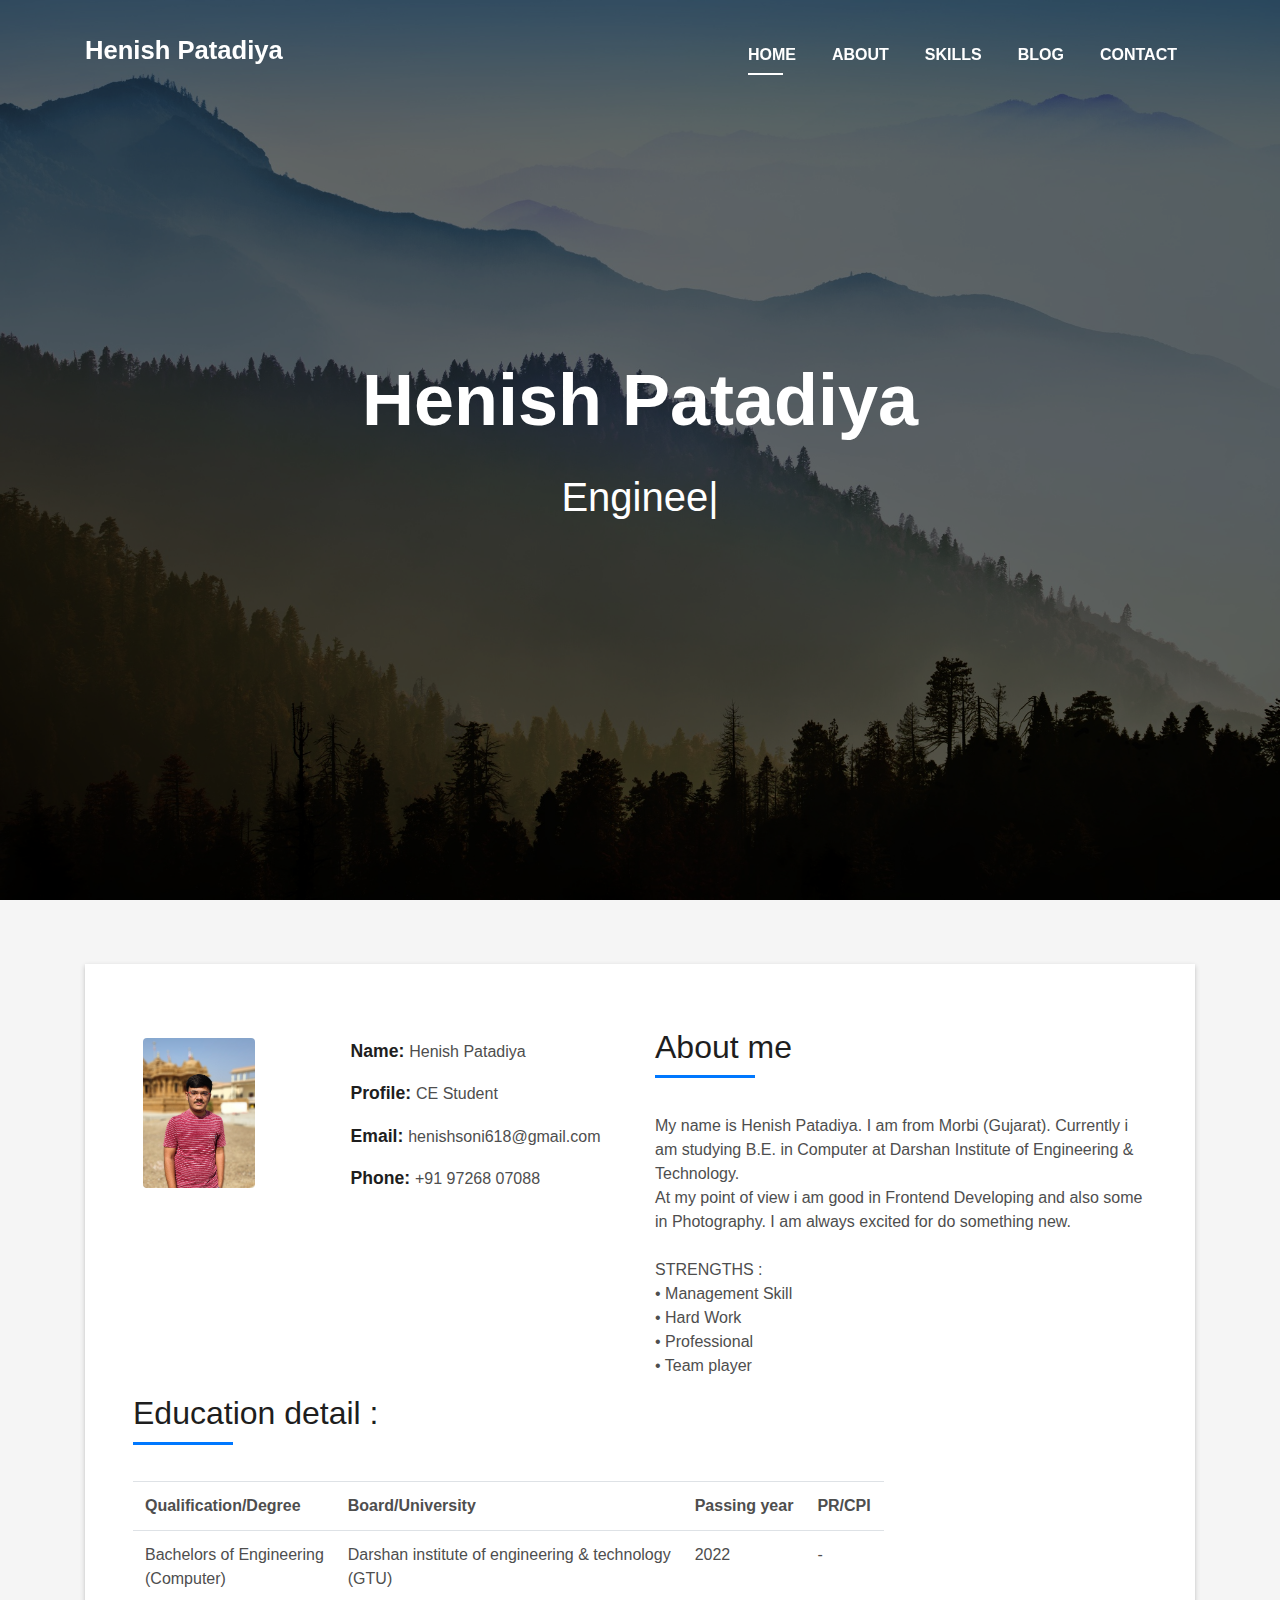
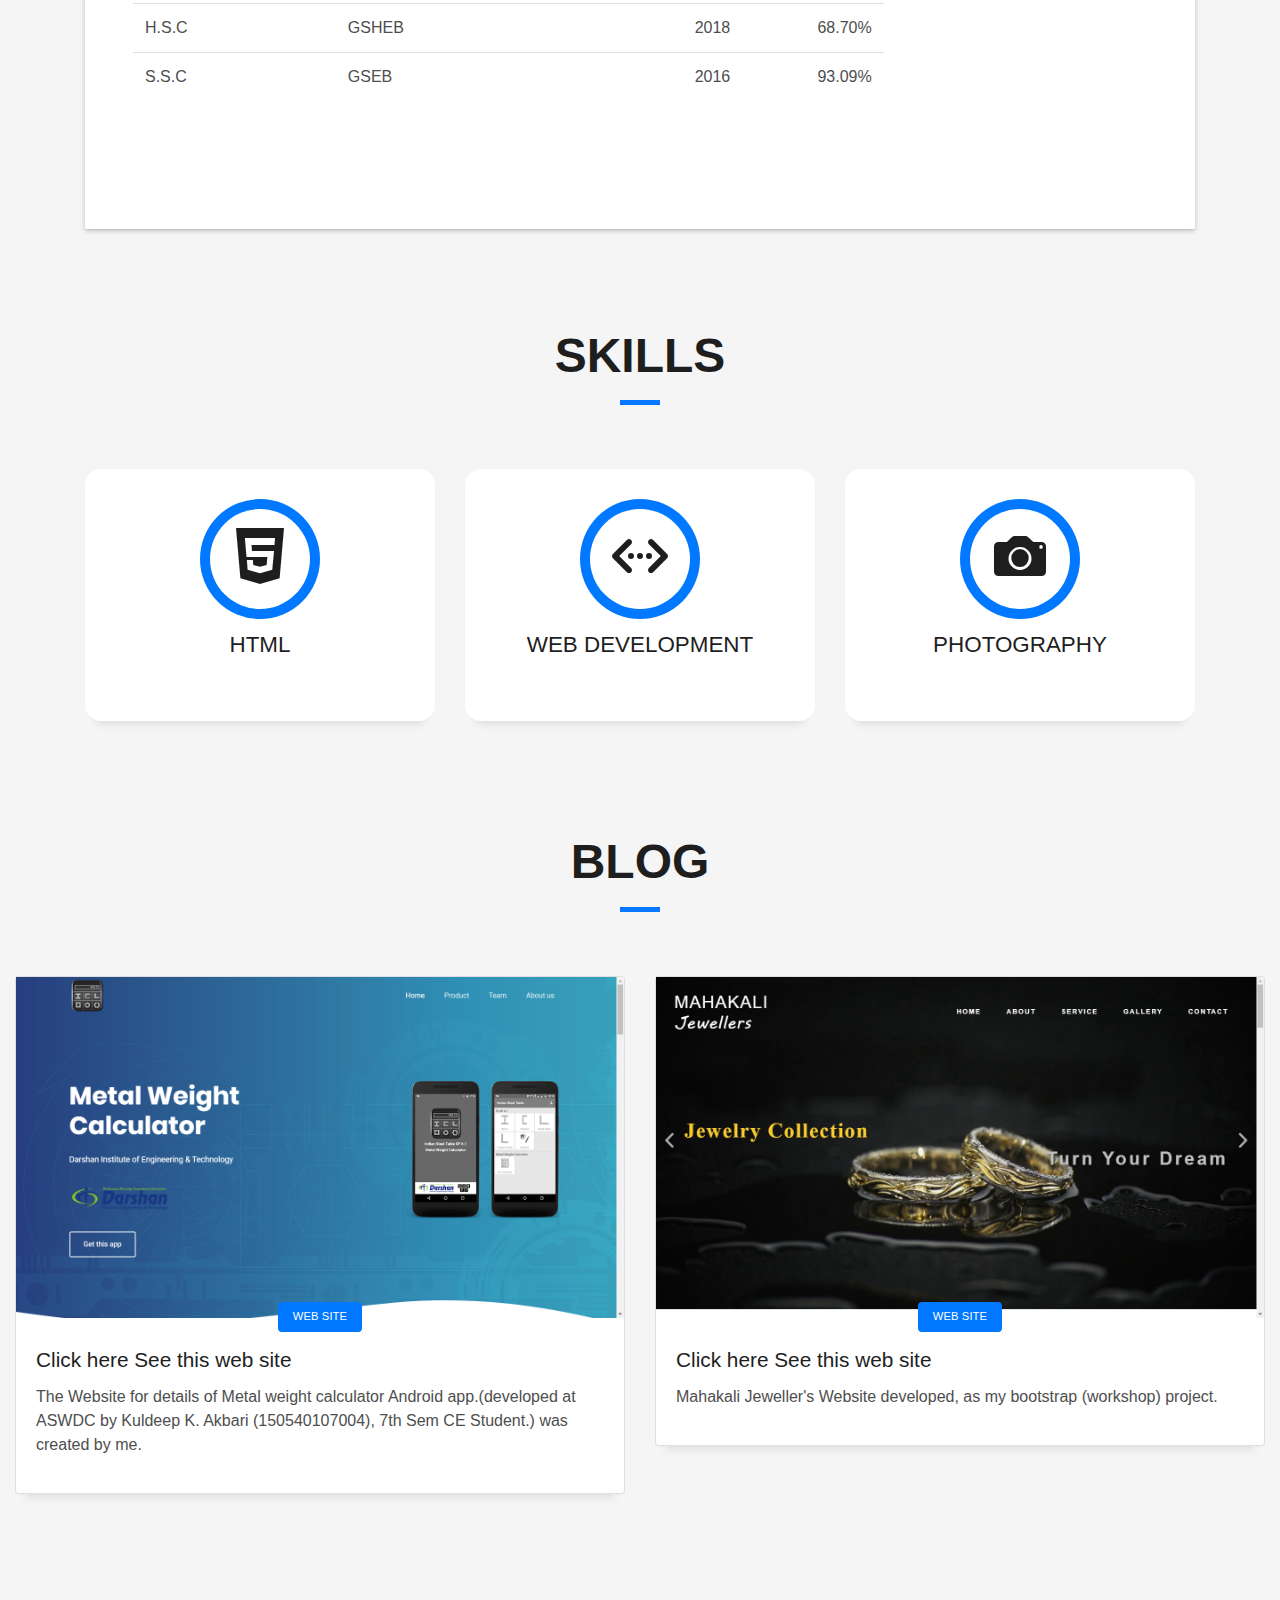
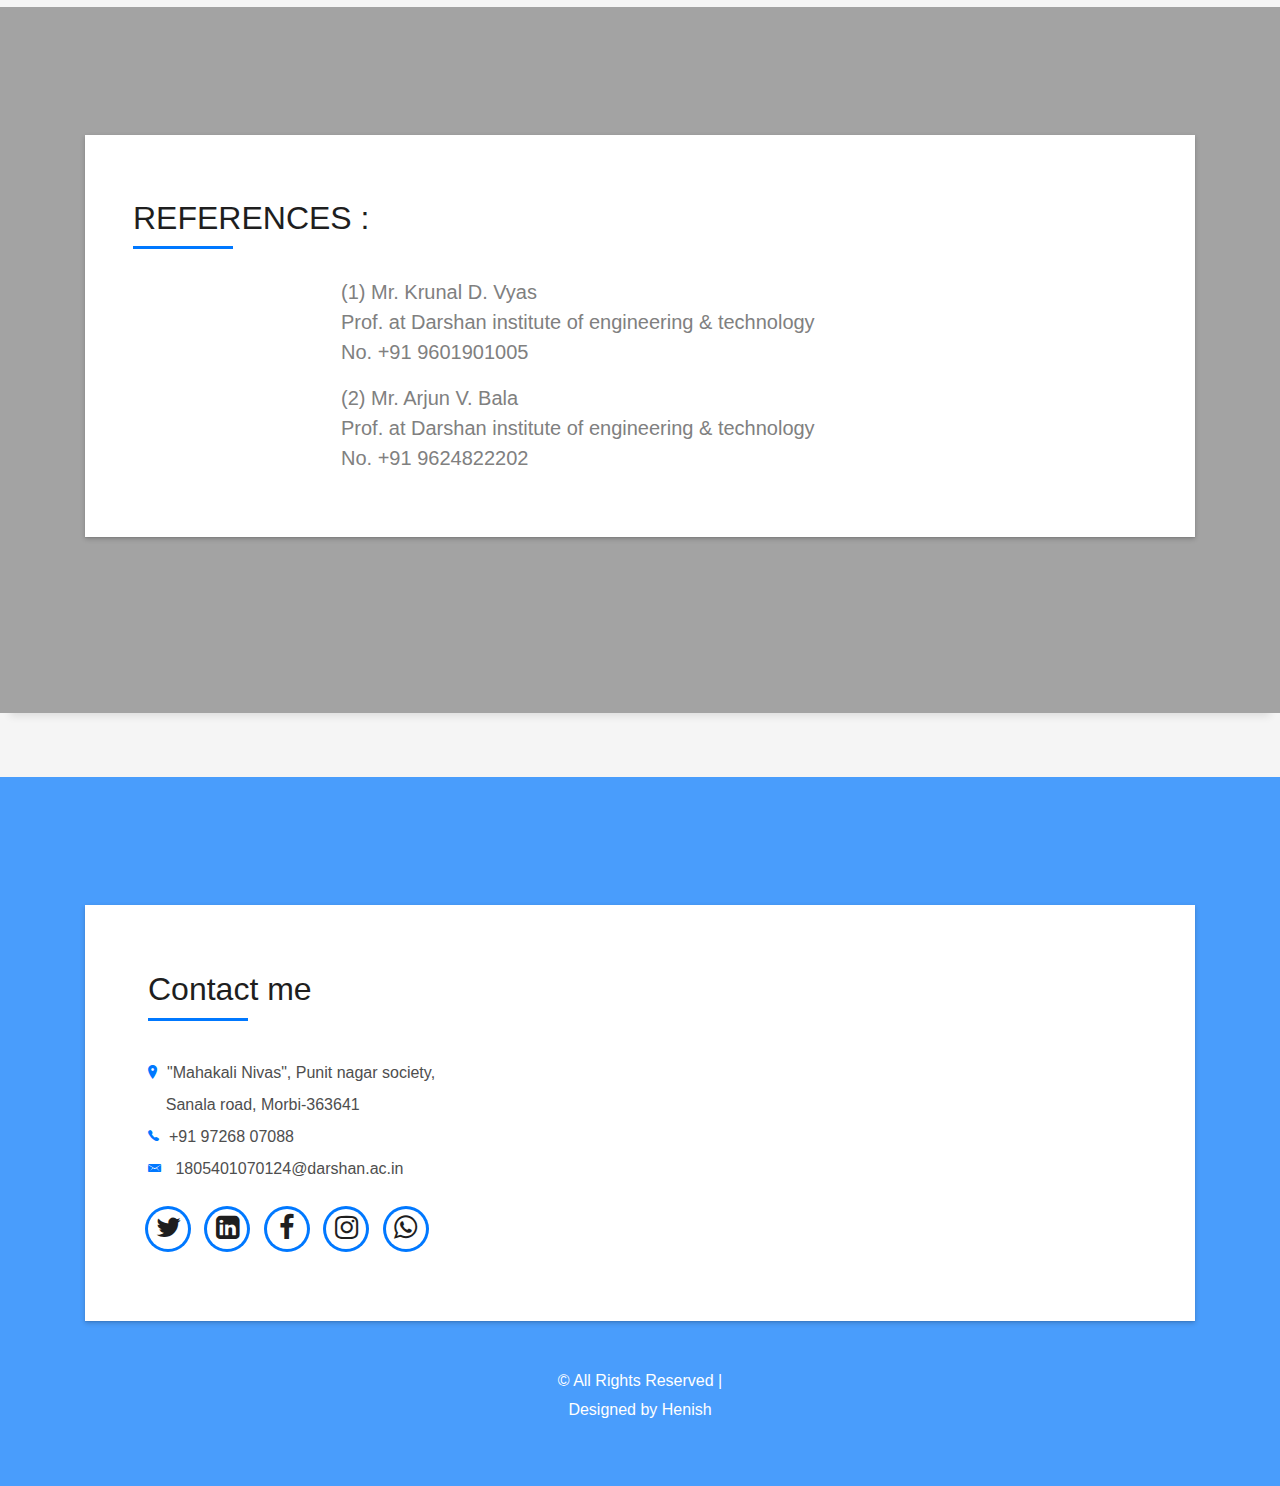
<file: index.html>
<!DOCTYPE html><!-- hello -->
<html lang="en">
<head>
  <meta charset="utf-8">
  <title>My Resume</title>
  <meta content="width=device-width, initial-scale=1.0" name="viewport">
  <meta content="" name="keywords">
  <meta content="" name="description">

  <!-- Bootstrap CSS File -->
  <link href="lib/bootstrap/css/bootstrap.min.css" rel="stylesheet">
  <!-- Favicons -->
  <link href="img/" rel="icon">
  <link href="img/apple-touch-icon.png" rel="apple-touch-icon">
  <!-- Libraries CSS Files -->
  <link href="lib/font-awesome/css/font-awesome.min.css" rel="stylesheet">
  <link href="lib/animate/animate.min.css" rel="stylesheet">
  <link href="lib/ionicons/css/ionicons.min.css" rel="stylesheet">
  <link href="lib/owlcarousel/assets/owl.carousel.min.css" rel="stylesheet">
  <link href="lib/lightbox/css/lightbox.min.css" rel="stylesheet">


  <!-- Main Stylesheet File -->
  <link href="css/style.css" rel="stylesheet">

  <!-- =======================================================
    Theme Name: DevFolio
    Theme URL: https://bootstrapmade.com/devfolio-bootstrap-portfolio-html-template/
    Author: BootstrapMade.com
    License: https://bootstrapmade.com/license/
  ======================================================= -->
</head>

<body id="page-top">

  <!--/ Nav Star /-->
  <nav class="navbar navbar-b navbar-trans navbar-expand-md fixed-top" id="mainNav">
    <div class="container">
      <a class="navbar-brand js-scroll" href="#page-top" >Henish Patadiya</a>
      <button class="navbar-toggler collapsed" type="button" data-toggle="collapse" data-target="#navbarDefault"
        aria-controls="navbarDefault" aria-expanded="false" aria-label="Toggle navigation">
        
      </button>
      <div class="navbar-collapse collapse justify-content-end" id="navbarDefault" style="margin-top: 10px">
        <ul class="navbar-nav">
          <li class="nav-item">
            <a class="nav-link js-scroll active" href="#home">Home</a>
          </li>
          <li class="nav-item">
            <a class="nav-link js-scroll" href="#about">About</a>
          </li>
          <li class="nav-item">
            <a class="nav-link js-scroll" href="#skills">Skills</a>
          </li>
          <li class="nav-item">
            <a class="nav-link js-scroll" href="#blog">Blog</a>
          </li>
          <li class="nav-item">
            <a class="nav-link js-scroll" href="#contact">Contact</a>
          </li>
        </ul>
      </div>
    </div>
  </nav>
  <!--/ Nav End /-->

  <!--/ Intro Skew Star /-->
  <div id="home" class="intro route bg-image" style="background-image: url(Digit1.jpg)">
    <div class="overlay-itro"></div>
    <div class="intro-content display-table">
      <div class="table-cell">
        <div class="container">
          <!--<p class="display-6 color-d">Hello, world!</p>-->
          <h1 class="intro-title mb-4">Henish Patadiya</h1>
          <p class="intro-subtitle"><span class="text-slider-items">Engineering Student,Web Developer</span><strong class="text-slider"></strong></p>
          <!-- <p class="pt-3"><a class="btn btn-primary btn js-scroll px-4" href="#about" role="button">Learn More</a></p> -->
        </div>
      </div>
    </div>
  </div>
  <!--/ Intro Skew End /-->

  <section id="about" class="about-mf sect-pt4 route">
    <div class="container">
      <div class="row">
        <div class="col-sm-12">
          <div class="box-shadow-full">
          	
            <div class="row">
              <div class="col-md-6">
                <div class="row">
                  <div class="col-sm-6 col-md-5">

                    <div class="about-img">

                      <img src="henish.jpg" class="img-fluid rounded b-shadow-a" alt="" style="height: 150px; margin-top: 10px">
                    </div>
                  </div>
                  <div class="col-sm-6 col-md-7">
                    <div class="about-info" style="padding-top: 10px">

                      <p><span class="title-s">Name: </span> <span>Henish Patadiya</span></p>
                      <p><span class="title-s">Profile: </span> <span>CE Student</span></p>
                      <p><span class="title-s">Email: </span> <span>henishsoni618@gmail.com</span></p>
                      <p><span class="title-s">Phone: </span> <span>+91 97268 07088</span></p>
                    </div>
                  </div>
                </div>
               
              </div>
              <div class="col-md-6">
                <div class="about-me pt-4 pt-md-0">
                  <div class="title-box-2">
                    <h5 class="title-left">
                      About me
                    </h5>
                 </div>
                 <p>My name is Henish Patadiya. I am from Morbi (Gujarat). Currently i am studying B.E. in Computer at Darshan Institute of Engineering & Technology. <br>At my point of view i am good in Frontend Developing and also some in Photography. I am always excited for do something new.<br><br>STRENGTHS :<br>• Management Skill<br> • Hard Work <br> • Professional<br> • Team player </p>
                </div>
              </div>
              <div class="col-sm-12 col-md-12 col-lg-12">
              <div class="title-box-2">
          <div class="title-left">
           <h2>Education detail :</h2>
           </div>
          </div>
        
          <table class="table table-responsive table-hover">
            <tr>
                <th>Qualification/Degree</th>
                <th>Board/University</th>
                <th>Passing year</th>
                <th>PR/CPI</th>
            </tr>
            <tr>
              <td>Bachelors of Engineering <br>(Computer) </td>
              <td>Darshan institute of engineering & technology<br>(GTU)</td>
              <td>2022</td>
              <td>-</td>
            </tr>
            <tr>
              <td>H.S.C</td>
              <td>GSHEB</td>
              <td>2018</td>
              <td>68.70%</td>
            </tr>
            <tr>
              <td>S.S.C</td>
              <td>GSEB</td>
              <td>2016</td>
              <td>93.09%</td>
            </tr>
          </table>
         </div>
             </div>
      		<br><br>
			   </div>
       </div>
     </div>
    </div>
			     
  </section>
 
 
  <!--/ Section Skills Star /-->
  <section id="skills" class="services-mf route">
    <div class="container">
      <div class="row">
        <div class="col-sm-12">
          <div class="title-box text-center">
            <h3 class="title-a" style="padding-top: 50px">
              Skills
            </h3>
            <p class="subtitle-a"></p>   
            <div class="line-mf"></div>
          </div>
        </div>
      </div>
      <div class="row">
      	<div class="col-md-4">
          <div class="service-box">
            <div class="service-ico">
              <span class="ico-circle"><i class="icon ion-social-html5"></i></span>
            </div>
            <div class="service-content">
              <h2 class="s-title">HTML</h2>

              <p class="s-description text-center">   
              </p>
            </div>
          </div>
        </div>
        <div class="col-md-4">
          <div class="service-box">
            <div class="service-ico">
              <span class="ico-circle"><i class="ion-code-working"></i></span>
            </div>
            <div class="service-content">
              <h2 class="s-title">Web Development</h2>
              <p class="s-description text-center">
               
              </p>
            </div>
          </div>
        </div>
         
        <div class="col-md-4">
          <div class="service-box">
            <div class="service-ico">
              <span class="ico-circle"><i class="ion-camera"></i></span>
            </div>
            <div class="service-content">
              <h2 class="s-title">Photography</h2>

              <p class="s-description text-center">   
              </p>
            </div>
          </div>
        </div>
      </div>
  </section>
  <!--/ Section Skills End /-->

  <!--/ Section Blog Star /-->
  <section id="blog" class="blog-mf sect-pt4 route">
    <div class="container-fluid">
      <div class="row">
        <div class="col-sm-12">
          <div class="title-box text-center">
            <h3 class="title-a">
              Blog
            </h3>
            <p class="subtitle-a">
              
            </p>
            <div class="line-mf"></div>
          </div>
        </div>
      </div>
      <div class="row">
        
        <div class="col-md-6">
          <div class="card card-blog">
            <div class="card-img">
              <a href="Metal weight calculator/index.html" target="_blank"><img src="Screenshot.png" alt="" class="img-fluid"></a>
            </div>
            <div class="card-body">
              <div class="card-category-box">
                <div class="card-category">
                  <h6 class="category">Web Site</h6>
                </div>
              </div>
              <h3 class="card-title"><a href="Metal weight calculator/index.html" target="_blank">Click here See this web site</a></h3>
              <p class="card-description">
                 The Website for details of Metal weight calculator Android app.(developed at ASWDC by Kuldeep K. Akbari (150540107004), 7th Sem CE Student.) was created by me.
              </p>
            </div>
            
          </div>
        </div>
        <div class="col-md-6">
          <div class="card card-blog">
            <div class="card-img">
              <a href="Mahakali Jewellers/index.html" target="_blank"><img src="Screenshot (46).png" alt="" class="img-fluid"></a>
            </div>
            <div class="card-body">
              <div class="card-category-box">
                <div class="card-category">
                  <h6 class="category">Web Site</h6>
                </div>
              </div>
              <h3 class="card-title"><a href="Mahakali Jewellers/index.html" target="_blank">Click here See this web site</a></h3>
              <p class="card-description">
                Mahakali Jeweller's Website developed, as my bootstrap (workshop) project.
              </p>
            </div>
           
          </div>
        </div>
      </div>
    </div>
  </section>
    <section id="blog" class="blog-mf sect-pt4 route">
    <div class="container">
      <div class="row">
        <div class="col-sm-12">         
          </div>
        </div>
      </div>
    </div>
  </section>
  <!--/ Section Blog End /-->

  <!--/ Section Testimonials Star /-->
  <div class="testimonials paralax-mf bg-image" style="background-image: url(Digit.jpg)">
    <div class="overlay-mf" style="background-color: gray"></div>
    <div class="container">
      <div class="row">
        <div class="col-md-12">
          
          	 <div class="box-shadow-full">
            <div class="testimonial-box">
              <div class="author-test">
               
                <span class="author" style="text-align: left"><h5 class="title-left">References :</h5></span>
              </div><br>
              <div class="content-test">
                <p class="description lead" style="color : gray" align="left">
                 (1) Mr. Krunal D. Vyas<br>Prof. at Darshan institute of engineering & technology<br>No. +91 9601901005
                </p>
                <p class="description lead" style="color : gray" align="left">
                 (2) Mr. Arjun V. Bala<br>Prof. at Darshan institute of engineering & technology<br>No. +91 9624822202
                </p>  
              </div>
            </div>
        </div>
          </div>
        </div>
      </div>
    </div>
<!--/ Section Testimonials Star /-->

  <!--/ Section Contact-Footer Star /-->
  <section class="paralax-mf footer-paralax bg-image sect-mt4 route" style="background-image: url(Digit.jpg)">
    <div class="overlay-mf"></div>
    <div class="container">
      <div class="row">
        <div class="col-sm-12">
          <div class="contact-mf">
            <div id="contact" class="box-shadow-full">
              <div class="row">
                  <div>
                      <div class="row">
                        <div class="col-md-12 mb-3">
                        </div>
                        <div class="form-group">
                        </div>
                        <div class="form-group">
                        </div>
                        <div class="form-group">
                        </div>   	
                      </div>
                    </form>
                  </div>
                </div>
                <div class="col-md-6">
                  <div class="title-box-2 pt-4 pt-md-0">
                    <h5 class="title-left">
                      Contact me
                    </h5>
                  </div>
                  <div class="more-info">
                    
                    <ul class="list-ico">
                      <li><span class="ion-ios-location"></span>"Mahakali Nivas", Punit nagar society,<br>&nbsp;&nbsp;&nbsp;&nbsp;Sanala road, Morbi-363641</li>
                      <li><span class="ion-ios-telephone"></span>+91 97268 07088</li>
                      <li><span class="ion-email"></span> 1805401070124@darshan.ac.in</li>
                    </ul>
                  </div>
                  <div class="socials">
                    <ul>
                      <li><a href="https://twitter.com/HenishPatadiya" target="_blank"><span class="ico-circle"><i class="fa fa-twitter"></i></span></a></li>
                      <li><a href="https://www.linkedin.com/in/henish-patadiya-99a1501a4/" target="_blank"><span class="ico-circle"><i class="fa fa-linkedin-square" aria-hidden="true"></i></span></a></li>
                      <li><a href="https://www.facebook.com/henish.soni" target="_blank"><span class="ico-circle"><i class="fa fa-facebook"></i></span></a></li>
                      <li><a href="https://www.instagram.com/henish_patadiya/" target="_blank"><span class="ico-circle"><i class="fa fa-instagram"></i></span></a></li>
                      <li><a href="https://wa.me/+919726807088" target="_blank"><span class="ico-circle"><i class="fa fa-whatsapp" aria-hidden="true"></i></span></a></li>

                    </ul>
                  </div>
                </div>
              </div>
            </div>
          </div>
        </div>
      </div>
    </div>
    <footer>
      <div class="container">
        <div class="row">
          <div class="col-sm-12">
            <div class="copyright-box">
              <p class="copyright">&copy;<strong></strong> All Rights Reserved |</p>
              <div class="credits">
                <!--
                  All the links in the footer should remain intact.
                  You can delete the links only if you purchased the pro version.
                  Licensing information: https://bootstrapmade.com/license/
                  Purchase the pro version with working PHP/AJAX contact form: https://bootstrapmade.com/buy/?theme=DevFolio
                -->
                Designed by Henish </a>
              </div>
            </div>
          </div>
        </div>
      </div>
    </footer>
  </section>
  <!--/ Section Contact-footer End /-->

  <a href="#" class="back-to-top"><i class="fa fa-chevron-up"></i></a>
  <div id="preloader"></div>

  <!-- JavaScript Libraries -->
  <script src="lib/jquery/jquery.min.js"></script>
  <script src="lib/jquery/jquery-migrate.min.js"></script>
  <script src="lib/popper/popper.min.js"></script>
  <script src="lib/bootstrap/js/bootstrap.min.js"></script>
  <script src="lib/easing/easing.min.js"></script>
  <script src="lib/counterup/jquery.waypoints.min.js"></script>
  <script src="lib/counterup/jquery.counterup.js"></script>
  <script src="lib/owlcarousel/owl.carousel.min.js"></script>
  <script src="lib/lightbox/js/lightbox.min.js"></script>
  <script src="lib/typed/typed.min.js"></script>
  <!-- Contact Form JavaScript File -->
  <script src="contactform/contactform.js"></script>

  <!-- Template Main Javascript File -->
  <script src="js/main.js"></script>

</body>
</html>
</file>
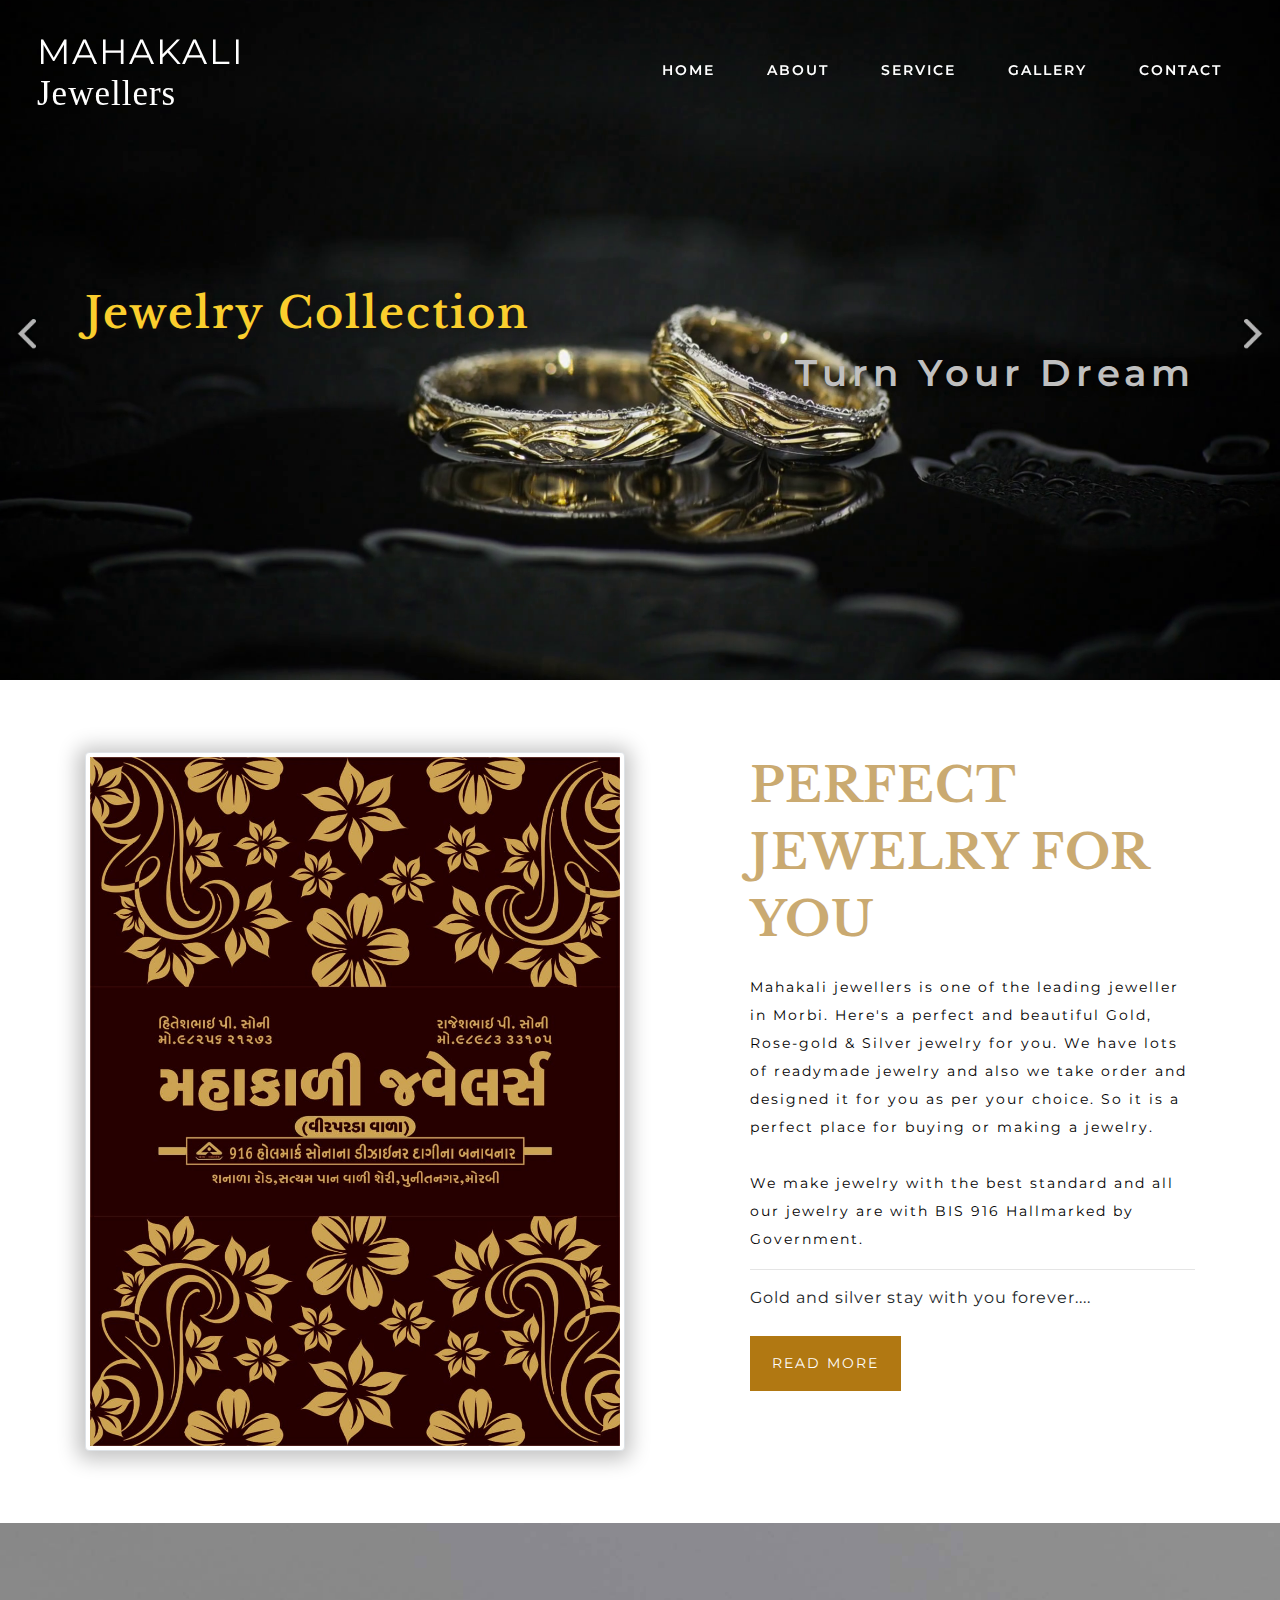
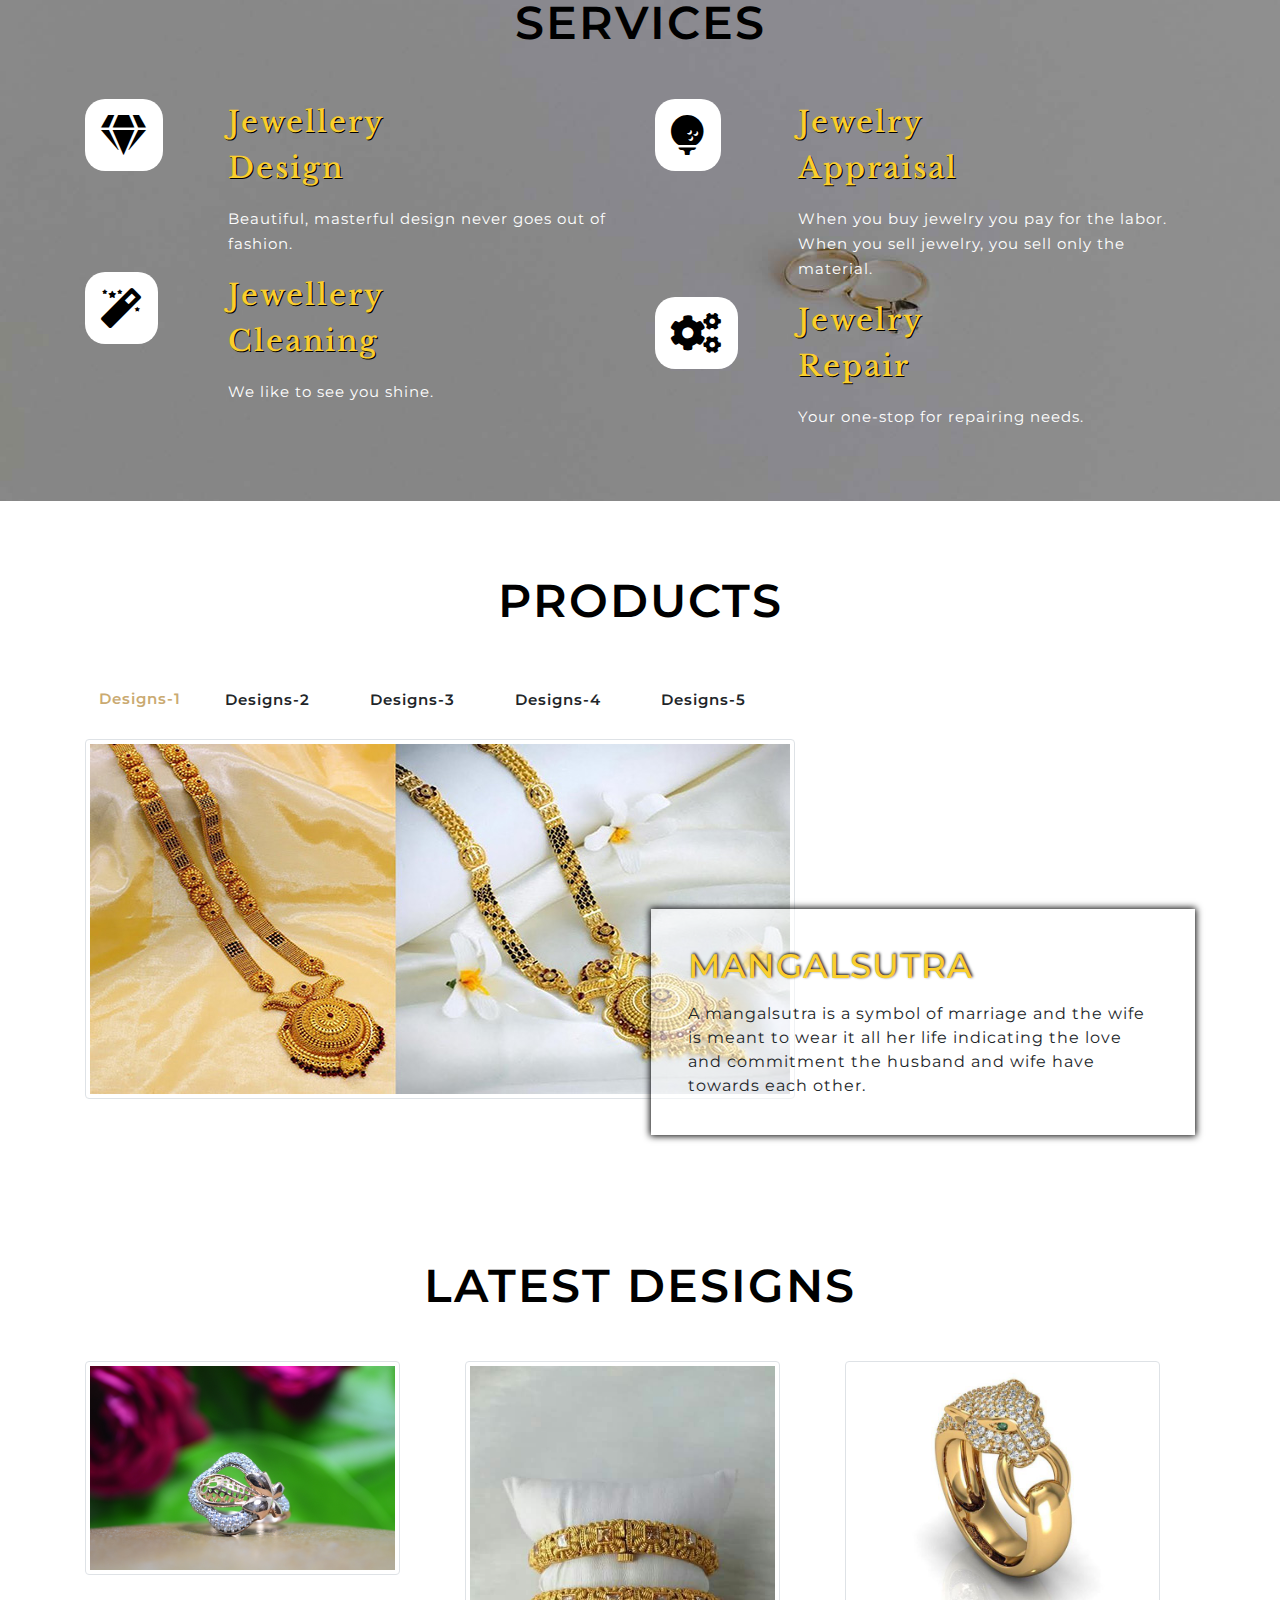
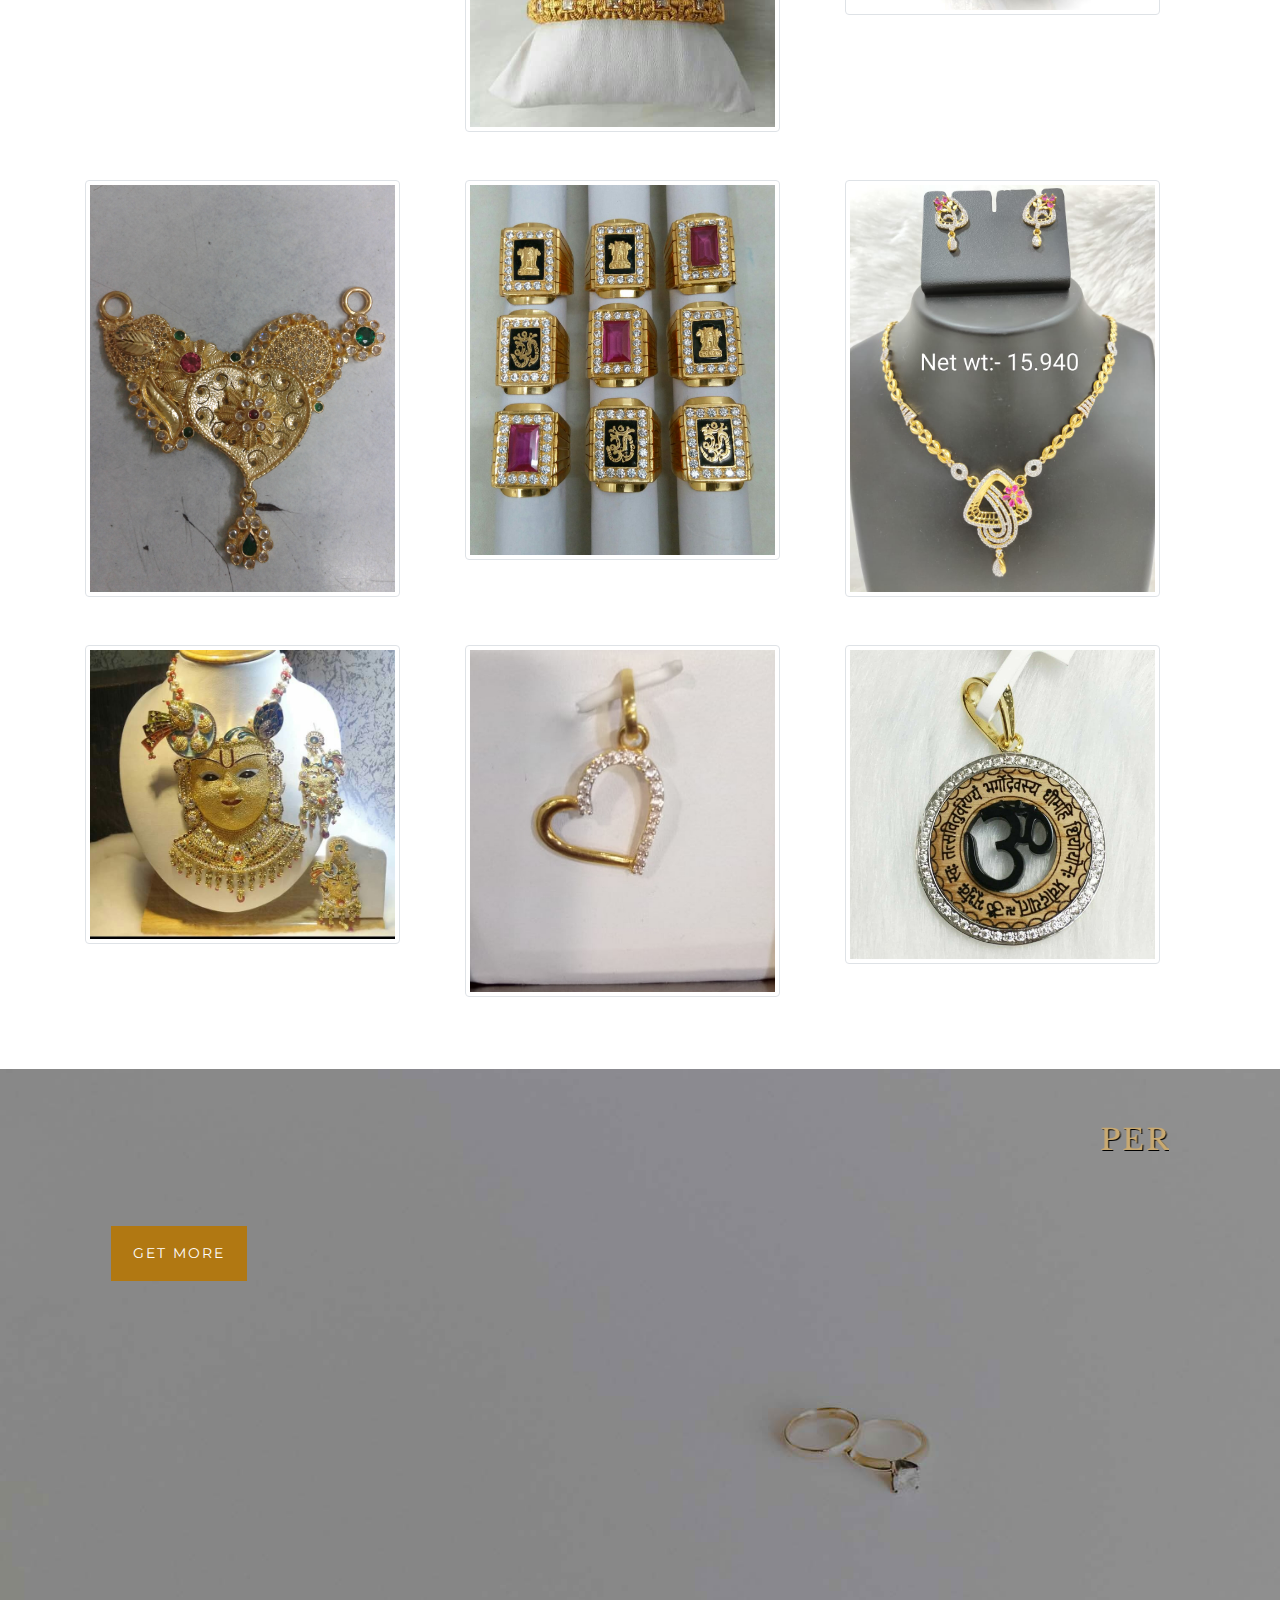
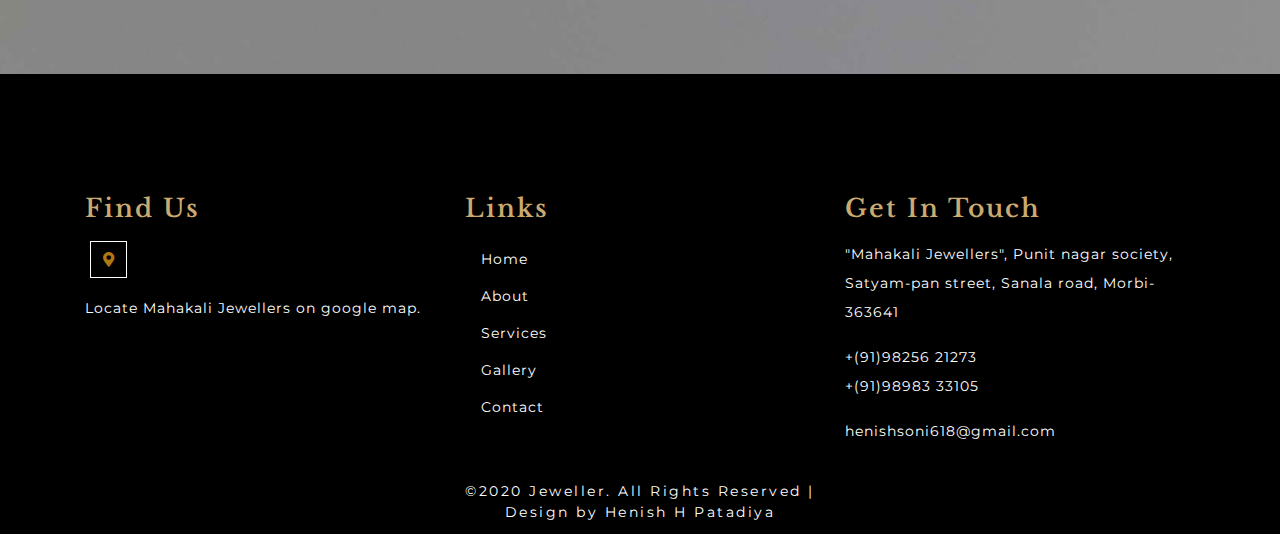
<file: Mahakali Jewellers/index.html>
<!DOCTYPE html>
<html lang="zxx">
   <head>
      <title>Mahakali Jewellers</title>
      <!--meta tags -->
      <meta charset="UTF-8">
      <meta name="viewport" content="width=device-width, initial-scale=1">
      <meta name="keywords" content="Jeweler Responsive web template, Bootstrap Web Templates, Flat Web Templates, Android Compatible web template, 
         Smartphone Compatible web template, free webdesigns for Nokia, Samsung, LG, SonyEricsson, Motorola web design" />
      <script>
         addEventListener("load", function () {
         	setTimeout(hideURLbar, 0);
         }, false);
         
         function hideURLbar() {
         	window.scrollTo(0, 1);
         }
      </script>
      <!--//meta tags ends here-->
      <!--booststrap-->
      <link href="css/bootstrap.min.css" rel="stylesheet" type="text/css" media="all">
      <!--//booststrap end-->
      <!-- font-awesome icons -->
      <link href="css/fontawesome-all.min.css" rel="stylesheet" type="text/css" media="all">
      <!-- //font-awesome icons -->
      <!--stylesheets-->
      <link href="css/style.css" rel='stylesheet' type='text/css' media="all">
      <!--//stylesheets-->
      <link href="//fonts.googleapis.com/css?family=Montserrat:300,400,500" rel="stylesheet">
      <link href="//fonts.googleapis.com/css?family=Libre+Baskerville:400,400i,700" rel="stylesheet">
      <link rel="icon" type="favicon-32x32.png" sizes="32x32" href="favicon-32x32.png">
   </head>
   <body>
      <div class="header-outs" id="header">
         <div class="header-w3layouts">
            <!--//navigation section -->
            <nav class="navbar navbar-expand-lg navbar-light">
               <div class="hedder-up">
                  <h1><a class="navbar-brand" href="index.html">MAHAKALI <br><p style="font-family: MV Boli;">Jewellers</p></a></h1>
               </div>
               <button class="navbar-toggler" type="button" data-toggle="collapse" data-target="#navbarSupportedContent" aria-controls="navbarSupportedContent" aria-expanded="false" aria-label="Toggle navigation">
               <span class="navbar-toggler-icon"></span>
               </button>
               <div class="collapse navbar-collapse flexRight" id="navbarSupportedContent">
                  <ul class="navbar-nav ">
                     <li class="nav-item active">
                        <a class="nav-link" href="index.html">Home </a>
                     </li>
                     <li class="nav-item">
                        <a href="about.html" class="nav-link">About</a>
                     </li>
                     <li class="nav-item">
                        <a href="service.html" class="nav-link">Service</a>
                     </li>
                     <li class="nav-item ">
                        <a href="gallery.html" class="nav-link">Gallery</a>
                     </li>
                     <li class="nav-item">
                        <a href="contact.html" class="nav-link">Contact</a>
                     </li>
                  </ul>
               </div>
            </nav>
            <div class="clearfix"> </div>
         </div>
         <!-- //Navigation -->
         <!-- Slideshow 4 -->
         <div class="slider">
            <div class="callbacks_container">
               <ul class="rslides" id="slider4">
                  <li>
                     <div class="slider-img one-img">
                        <div class="container">
                           <div class="slider-info ">
                              <h5 style="color: #face2d">Jewelry Collection</h5>
                              <div class="bottom-info">
                                 <h4 class="text-right" style="color: silver">Turn Your Dream</h4>
                              </div>
                           </div>
                        </div>
                     </div>
                  </li>
                  <li>
                     <div class="slider-img two-img">
                        <div class="container">
                           <div class="slider-info ">
                              <h5 style="color: #face2d">Beautiful Jewelry</h5>
                              <div class="bottom-info">
                                 <h4 class="text-right" style="color: silver">New Classic Items</h4>
                              </div>
                           </div>
                        </div>
                     </div>
                  </li>
                  <li>
                     <div class="slider-img three-img">
                        <div class="container">
                           <div class="slider-info">
                              <h5 style="color: #face2d">Unique Jewelry</h5>
                              <div class="bottom-info">
                                 <h4 class="text-right" style="color: silver">
                                    Shine With Luxury
                                 </h4>
                              </div>
                           </div>
                        </div>
                     </div>
                  </li>
               </ul>
            </div>
            <!-- This is here just to demonstrate the callbacks -->
            <!-- <ul class="events">
               <li>Example 4 callback events</li>
               </ul>-->
            <div class="clearfix"></div>
         </div>
      </div>
      <!-- //banner -->
      
      <!--about -->
      <section class="about py-lg-4 py-md-3 py-sm-3 py-3" id="about">
         <div class="container py-lg-5 py-md-5 py-sm-4 py-4">
            <div class="row agile-abt-info ">
               <div class="col-lg-6 w3layouts-left-side-img">
                  <img src="images/IMG-20180817-WA0007.jpg" class="img-thumbnail" alt="">
               </div>
               <div class="col-lg-5 offset-lg-1 info-sub-w3 pb-lg-3 pb-md-2 pb-2">
                  <div class="jst-wthree-text">
                     <h2>PERFECT<br>JEWELRY FOR<br>
                        YOU
                     </h2>
                  </div>
                  <p>Mahakali jewellers is one of the leading jeweller in Morbi. Here's a perfect and beautiful Gold, Rose-gold & Silver jewelry for you. We have lots of readymade jewelry and also we take order and designed it for you as per your choice. So it is a perfect place for buying or making a jewelry.   <br><br>We make jewelry with the best standard and all our jewelry are with BIS 916 Hallmarked by Government.<hr>Gold and silver stay with you forever.... 
                  </p>
                  <div class="outs_more-buttn">
                     <a href="about.html">Read More</a>
                  </div>
               </div>
            </div>
         </div>
      </section>
      <!--//about -->
      <!--services-->
      <section class="service py-lg-4 py-md-3 py-sm-3 py-3">
         <div class="container py-lg-5 py-md-5 py-sm-4 py-3">
            <h3 class="title clr text-center mb-lg-5 mb-md-4  mb-sm-4 mb-3" style="color: black">services</h3>
            <div class="row agile-service-grids-all">
               <div class="col-lg-6 col-md-6 w3layouts-service-list">
                  <div class="row white-shadow mb-3">
                     <div class="col-md-3 col-sm-3 col-3 white-left">
                        <span class="fas fa-gem banner-icon"></span>
                     </div>
                     <div class="col-md-9 col-sm-9 col-9 white-right">
                        <h4 style="color: #face2d">Jewellery<br>Design</h4>
                        <p>Beautiful, masterful design never goes out of fashion.</p>
                     </div>
                  </div>
                  <div class="row white-shadow">
                     <div class="col-md-3 col-sm-3 col-3 white-left">
                        <span class="fas fa-magic banner-icon"></span>
                     </div>
                     <div class="col-md-9 col-sm-9 col-9 white-right">
                        <h4 style="color: #face2d">Jewellery <br>Cleaning</h4>
                        <p>We like to see you shine.</p>
                     </div>
                  </div>
               </div>
               <div class="col-lg-6 col-md-6  w3layouts-service-list">
                  <div class="row white-shadow  mb-3">
                     <div class="col-md-3 col-sm-3 col-3 white-left">
                        <span class="fas fa-golf-ball banner-icon"></span>
                     </div>
                     <div class="col-md-9 col-sm-9 col-9 white-right">
                        <h4 style="color: #face2d">Jewelry <br>Appraisal</h4>
                        <p>When you buy jewelry you pay for the labor. When you sell jewelry, you sell only the material.</p>
                     </div>
                  </div>
                  <div class="row white-shadow">
                     <div class="col-md-3 col-sm-3 col-3 white-left">
                        <span class="fas fa-cogs banner-icon"></span>
                     </div>
                     <div class="col-md-9 col-sm-9 col-9 white-right">
                        <h4 style="color: #face2d">Jewelry <br>Repair</h4>
                        <p>Your one-stop for repairing needs.</p>
                     </div>
                  </div>
               </div>
            </div>
         </div>
      </section>
      <!--//services-->
      <!--Our Design-->
      <section class="blog py-lg-4 py-md-3 py-sm-3 py-3">
         <div class="container py-lg-5 py-md-5 py-sm-4 py-3">
            <h3 class="title text-center mb-lg-5 mb-md-4 mb-sm-4 mb-3">Products</h3>

            <!--Horizontal Tab-->
            <div id="horizontalTab">
               <ul class="resp-tabs-list">
                  <li>Designs-1</li>
                  <li>Designs-2</li>
                  <li>Designs-3</li>
                  <li>Designs-4</li>
                  <li>Designs-5</li>
               </ul>
               <div class="resp-tabs-container">
                  
                   <div class="tab5">
                     <div class="latest-blog">
                        <div class=" blog-jewel-agile-left">
                           <h4 class="mb-3" style="color: #face2d">Mangalsutra</h4>
                           <p>A mangalsutra is a symbol of marriage and the wife is meant to wear it all her life indicating the love and commitment the husband and wife have towards each other.</p>
                        </div>
                        <div class="blog-txt-img">
                           <img src="images/i2.jpg" class="img-thumbnail" alt="">
                        </div>
                     </div>
                  </div>
                  <div class="tab4">
                     <div class="latest-blog">
                        <div class=" blog-jewel-agile-left">
                           <h4 class="mb-3" style="color: #face2d">NeckLess</h4>
                           <p>Necklaces may have been one of the earliest types of adornment worn by humans.Necklaces often have additional attachments suspended or inset into the necklace itself.</p>
                        </div>
                        <div class="blog-txt-img">
                           <img src="images/n2.jpg" class="img-thumbnail" alt="">
                        </div>
                     </div>
                  </div>
                  <div class="tab1">
                     <div class="latest-blog">
                        <div class=" blog-jewel-agile-left">
                           <h4 class="mb-3" style="color: #face2d"> Bracelets</h4>
                           <p>One of the most popular purpose of giving a bracelet as a gift to other people is to use it as a symbol of your relationship to someone. ... It also represents the infinite cycle of relationship you have with your friends when you put it into your wrists.</p>
                        </div>
                        <div class="blog-txt-img">
                           <img src="images/IMG-20171218-WA0099.jpg" class="img-thumbnail" alt="">
                        </div>
                     </div>
                  </div>
                  <div class="tab3">
                     <div class="latest-blog">
                        <div class=" blog-jewel-agile-left">
                           <h4 class="mb-3" style="color: #face2d">Rings</h4>
                           <p>Sweethearts forever from beginning to end; my commitment to you will never break or bend. Exchanging promise rings means everything to me. I can't wait to see how bright our future will be.</p>
                        </div>
                        <div class="blog-txt-img">
                           <img src="images/r4.jpg" class="img-thumbnail" alt="" >
                        </div>
                     </div>
                  </div>
                 <div class="tab2">
                     <div class="latest-blog">
                        <div class=" blog-jewel-agile-left">
                           <h4 class="mb-3" style="color: #face2d">Bangles</h4>
                           <p>A bangle is one of the most important ornaments that an Indian woman wears. For married women, bangles hold a special meaning as they are a sign of their suhaag.It is compulsory for newlywed brides and would-be-brides to wear bangles made of glass, gold or other metals as they signify the long life of the husband.</p>
                        </div>
                        <div class="blog-txt-img">
                           <img src="images/bn1.jpg" class="img-thumbnail" alt="" style="width: 700px; height: 350px">
                        </div>
                     </div>
                  </div>
                  
               </div>
            </div>
         </div>
      </section>
      <!--//Our Design -->
      <!-- Lates Design -->
      <section class="latest-design py-lg-4 py-md-3 py-sm-3 py-3">
         <div class="container py-lg-5 py-md-5 py-sm-4 py-4">
            <h3 class="title text-center mb-lg-5 mb-md-4 mb-sm-4 mb-3">Latest Designs</h3>
            <div class="state-us ">
               <div class="row">
                  <div class="col-lg-4 col-md-4 col-sm-4 latest-jewel-grid">
                     <figure class="snip1321">
                        <img src="images/l1 (6).jpg" class="img-thumbnail" alt="">
                        <figcaption>
                           <i class="ion-upload"></i>
                           <h4>Jeweler</h4>
                           <h2>Designs</h2>
                        </figcaption>
                        <a href="gallery.html"></a>
                     </figure>
                  </div>
                  <div class="col-lg-4 col-md-4 col-sm-4 latest-jewel-grid">
                     <figure class="snip1321">
                        <img src="images/l1 (4).jpg" class="img-thumbnail" alt="">
                        <figcaption>
                           <i class="ion-upload"></i>
                           <h4>Jeweler</h4>
                           <h2>Designs</h2>
                        </figcaption>
                        <a href="gallery.html"></a>
                     </figure>
                  </div>
                  <div class="col-lg-4 col-md-4 col-sm-4 latest-jewel-grid">
                     <figure class="snip1321">
                        <img src="images/l1 (5).jpg" class="img-thumbnail" alt="">
                        <figcaption>
                           <i class="ion-upload"></i>
                           <h4>Jeweler</h4>
                           <h2>Designs</h2>
                        </figcaption>
                        <a href="gallery.html"></a>
                     </figure>
                  </div>
               </div>
               <div class="row mt-lg-5 mt-md-3 mt-3">
                  <div class="col-lg-4 col-md-4 col-sm-4 latest-jewel-grid">
                     <figure class="snip1321">
                        <img src="images/l1 (2).jpg" class="img-thumbnail" alt="">
                        <figcaption>
                           <i class="ion-upload"></i>
                           <h4>Jeweler</h4>
                           <h2>Designs</h2>
                        </figcaption>
                        <a href="gallery.html"></a>
                     </figure>
                  </div>
                  <div class="col-lg-4 col-md-4 col-sm-4 latest-jewel-grid">
                     <figure class="snip1321">
                        <img src="images/l1 (7).jpg" class="img-thumbnail" alt="">
                        <figcaption>
                           <i class="ion-upload"></i>
                           <h4>Jeweler</h4>
                           <h2>Designs</h2>
                        </figcaption>
                        <a href="gallery.html"></a>
                     </figure>
                  </div>
                  <div class="col-lg-4 col-md-4 col-sm-4 latest-jewel-grid">
                     <figure class="snip1321">
                        <img src="images/l1 (1).jpg" class="img-thumbnail" alt="">
                        <figcaption>
                           <i class="ion-share"></i>
                           <h4>Jeweler</h4>
                           <h2>Designs</h2>
                        </figcaption>
                        <a href="gallery.html"></a>
                     </figure>
                  </div>
               </div>
                <div class="row mt-lg-5 mt-md-3 mt-3">
                  <div class="col-lg-4 col-md-4 col-sm-4 latest-jewel-grid">
                     <figure class="snip1321">
                        <img src="images/l1 (10).jpg" class="img-thumbnail" alt="">
                        <figcaption>
                           <i class="ion-upload"></i>
                           <h4>Jeweler</h4>
                           <h2>Designs</h2>
                        </figcaption>
                        <a href="gallery.html"></a>
                     </figure>
                  </div>
                  <div class="col-lg-4 col-md-4 col-sm-4 latest-jewel-grid">
                     <figure class="snip1321">
                        <img src="images/l1 (8).jpg" class="img-thumbnail" alt="">
                        <figcaption>
                           <i class="ion-upload"></i>
                           <h4>Jeweler</h4>
                           <h2>Designs</h2>
                        </figcaption>
                        <a href="gallery.html"></a>
                     </figure>
                  </div>
                  <div class="col-lg-4 col-md-4 col-sm-4 latest-jewel-grid">
                     <figure class="snip1321">
                        <img src="images/l1 (9).jpg" class="img-thumbnail" alt="">
                        <figcaption>
                           <i class="ion-share"></i>
                           <h4>Jeweler</h4>
                           <h2>Designs</h2>
                        </figcaption>
                        <a href="gallery.html"></a>
                     </figure>
                  </div>
               </div>
            </div>
         </div>
      </section>
      <!--//Lates Design -->
	      
         
      <!--Go to Shop -->
      <section class="go-to-shop">
         <div class="container-fluid">
            <div class="row">
               <div class="col-md-12 agile-img-design-left">
                  <div class="shopping-degine">
                     <h4 class=" mb-lg-4 mb-3"><marquee>PERFECT
                        JEWERLY FOR
                        YOU </marquee> 
                     </h4>
                     <p></p>
                     <div class="w3layouts-jewel-shop">
                        <a href="about.html">Get More</a>
                     </div>
                  </div>
               </div>
     
            </div>
         </div>
      <!--//Go to Shop-->
    <!--Footer -->
      <section class="buttom-footer py-lg-4 py-md-3 py-sm-3 py-3">
         <div class="container pt-lg-5 pt-md-5 pt-sm-4 pt-4">
        
             <div class="pt-lg-5 pt-md-5 pt-sm-4 pt-3">
               <div class="row footer-agile-grids ">
                  <div class="col-lg-4 col-md-4 col-sm-4 wthree-left-right">
                     <h4>Find Us</h4>
                     <div class="icons">
                        <ul>
                           <li><a href="https://goo.gl/maps/3K3iskBR4KcD47hs8" target="_blank"><span class="fas fa-map-marker-alt"></span></a></li>
                          
                        </ul>
                        <p class="pt-3">Locate Mahakali Jewellers on google map.</p>
                     </div>

                  </div>
                  <div class="col-lg-4 col-md-4 col-sm-4 wthree-left-right">
                     <h4>Links</h4>
                     <nav class="border-line">
                        <ul class="nav flex-column">
                           <li class="nav-item active">
                              <a class="nav-link" href="index.html">Home <span class="sr-only">(current)</span></a>
                           </li>
                           <li class="nav-item">
                              <a href="about.html" class="nav-link ">About</a>
                           </li>
                           <li class="nav-item">
                              <a href="service.html" class="nav-link">Services</a>
                           </li>
                           <li class="nav-item">
                              <a href="gallery.html" class="nav-link">Gallery</a>
                           </li>
                           <li class="nav-item">
                              <a href="contact.html" class="nav-link">Contact</a>
                           </li>
                        </ul>
                     </nav>
                  </div>
                  
                  <div class="wthree-left-right col-lg-4 col-md-4 col-sm-4">
                     <h4 class="pb-lg-3 pb-3">Get In Touch</h4>
                     <div class="bottom-para pb-3">
                         <p>"Mahakali Jewellers", Punit nagar society,<br>Satyam-pan street, Sanala road, Morbi-363641</p>
                     </div>
                     <div class="bottom-para">
                         <p> <a href="tel://9825621273">+(91)98256 21273</a><br><a href="tel://9898333105">+(91)98983 33105</a></p>
                     </div>
                     <div class="bottom-para pt-3">
                       <p>
                           <a href="mailto:henishsoni618@gmail.com">henishsoni618@gmail.com</a>
                        </p>
                     </div>
                  </div>
               </div>
            </div>
         </div>
      </section>
      <footer>
         <p>©2020 Jeweller. All Rights Reserved | <br>Design by <a  target="_blank">Henish H Patadiya</a></p>
      </footer>
      <!-- //Footer -->
      <!--js working-->
      <script src='js/jquery-2.2.3.min.js'></script>
      <!--//js working-->
      <!--responsiveslides banner-->
      <script src="js/responsiveslides.min.js"></script>
      <script>
         // You can also use "$(window).load(function() {"
         $(function () {
         	// Slideshow 4
         	$("#slider4").responsiveSlides({
         		auto: true,
         		pager:false,
         		nav:true ,
         		speed: 900,
         		namespace: "callbacks",
         		before: function () {
         			$('.events').append("<li>before event fired.</li>");
         		},
         		after: function () {
         			$('.events').append("<li>after event fired.</li>");
         		}
         	});
         
         });
      </script>
      <!--// responsiveslides banner-->	  
      <!--responsive tabs-->	 
      <script src="js/easy-responsive-tabs.js"></script>
      <script>
         $(document).ready(function () {
         $('#horizontalTab').easyResponsiveTabs({
         type: 'default', //Types: default, vertical, accordion           
         width: 'auto', //auto or any width like 600px
         fit: true,   // 100% fit in a container
         closed: 'accordion', // Start closed if in accordion view
         activate: function(event) { // Callback function if tab is switched
         var $tab = $(this);
         var $info = $('#tabInfo');
         var $name = $('span', $info);
         $name.text($tab.text());
         $info.show();
         }
         });
         });
          
      </script>
      <!--// responsive tabs-->	 
      
      <!-- start-smoth-scrolling -->
      <script src="js/move-top.js"></script>
      <script src="js/easing.js"></script>
      <script>
         jQuery(document).ready(function ($) {
         	$(".scroll").click(function (event) {
         		event.preventDefault();
         		$('html,body').animate({
         			scrollTop: $(this.hash).offset().top
         		}, 900);
         	});
         });
      </script>
      <!-- start-smoth-scrolling -->
      <!-- here stars scrolling icon -->
      <script>
         $(document).ready(function () {
         
         	var defaults = {
         		containerID: 'toTop', // fading element id
         		containerHoverID: 'toTopHover', // fading element hover id
         		scrollSpeed: 1200,
         		easingType: 'linear'
         	};
         
         
         	$().UItoTop({
         		easingType: 'easeOutQuart'
         	});
         
         });
      </script>
      <!-- //here ends scrolling icon -->
      <!--bootstrap working-->
      <script src="js/bootstrap.min.js"></script>
      <!-- //bootstrap working-->
   </body>
</html>
</file>
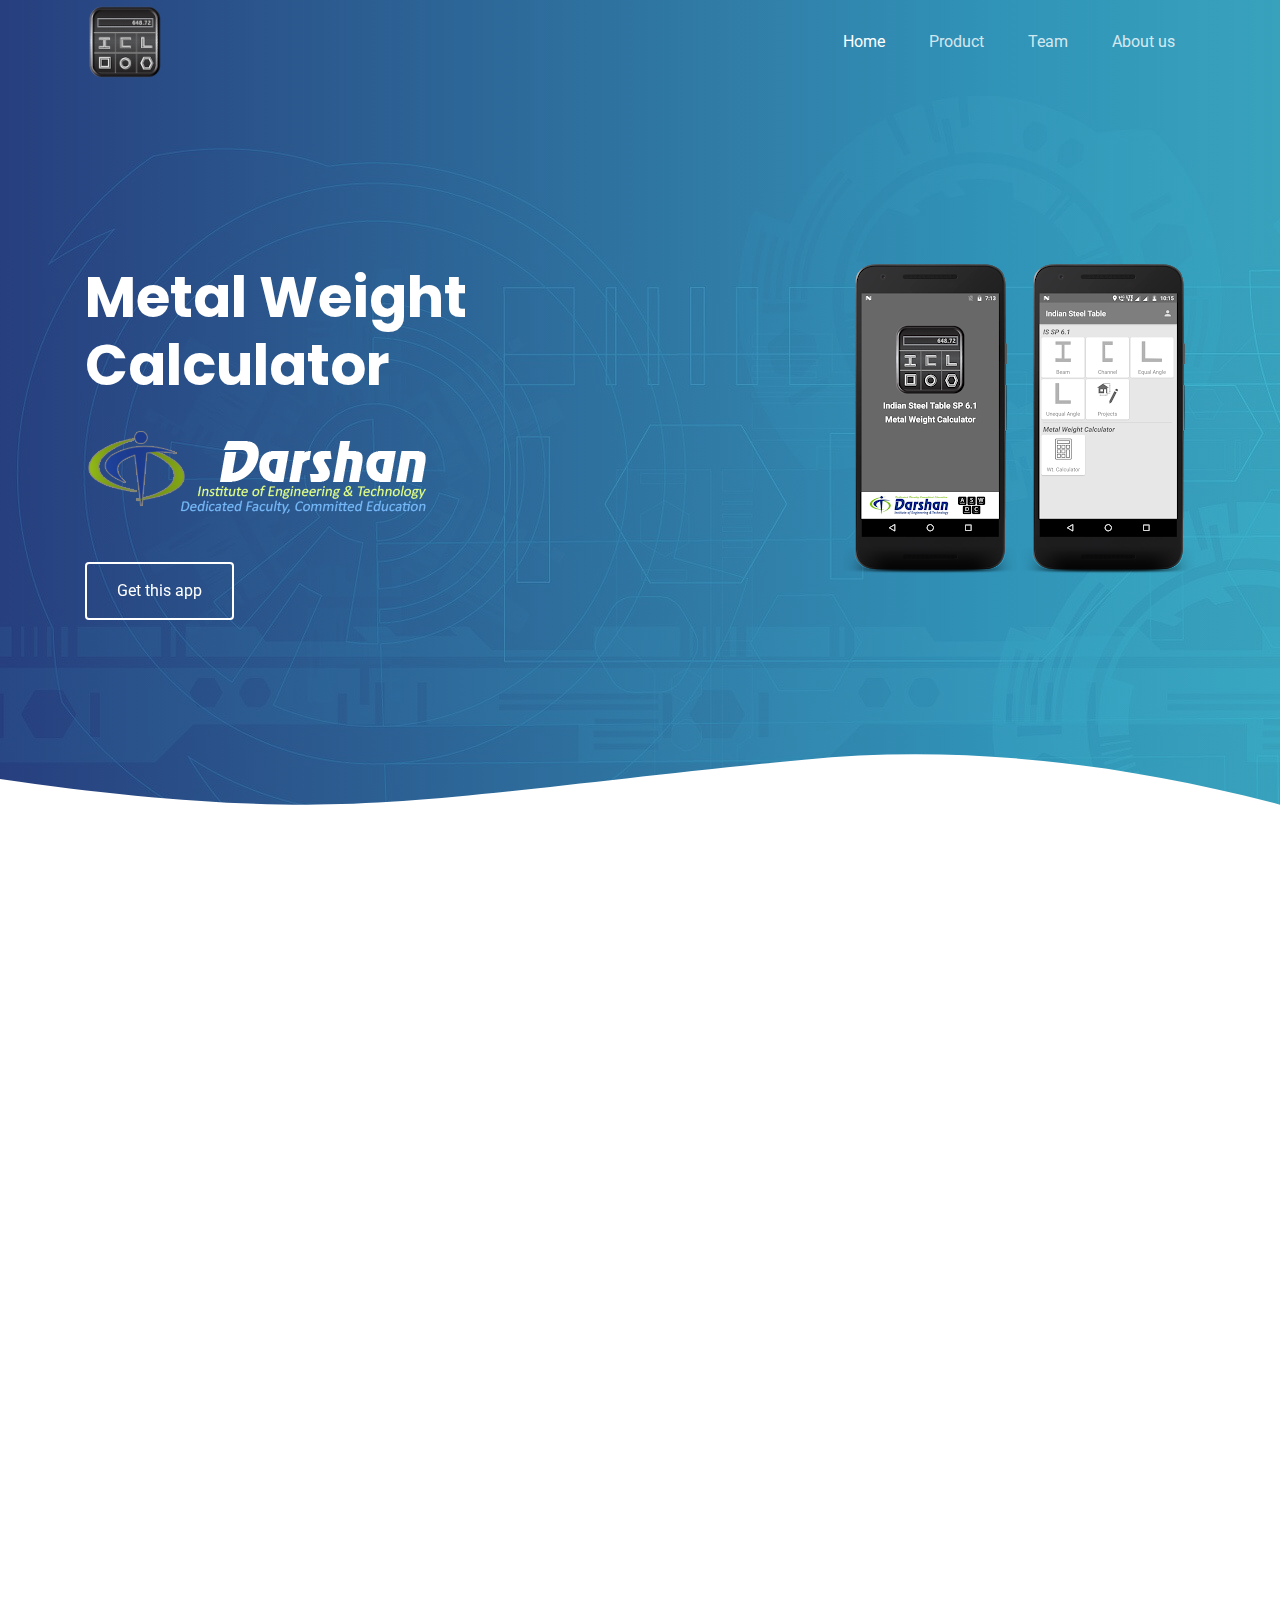
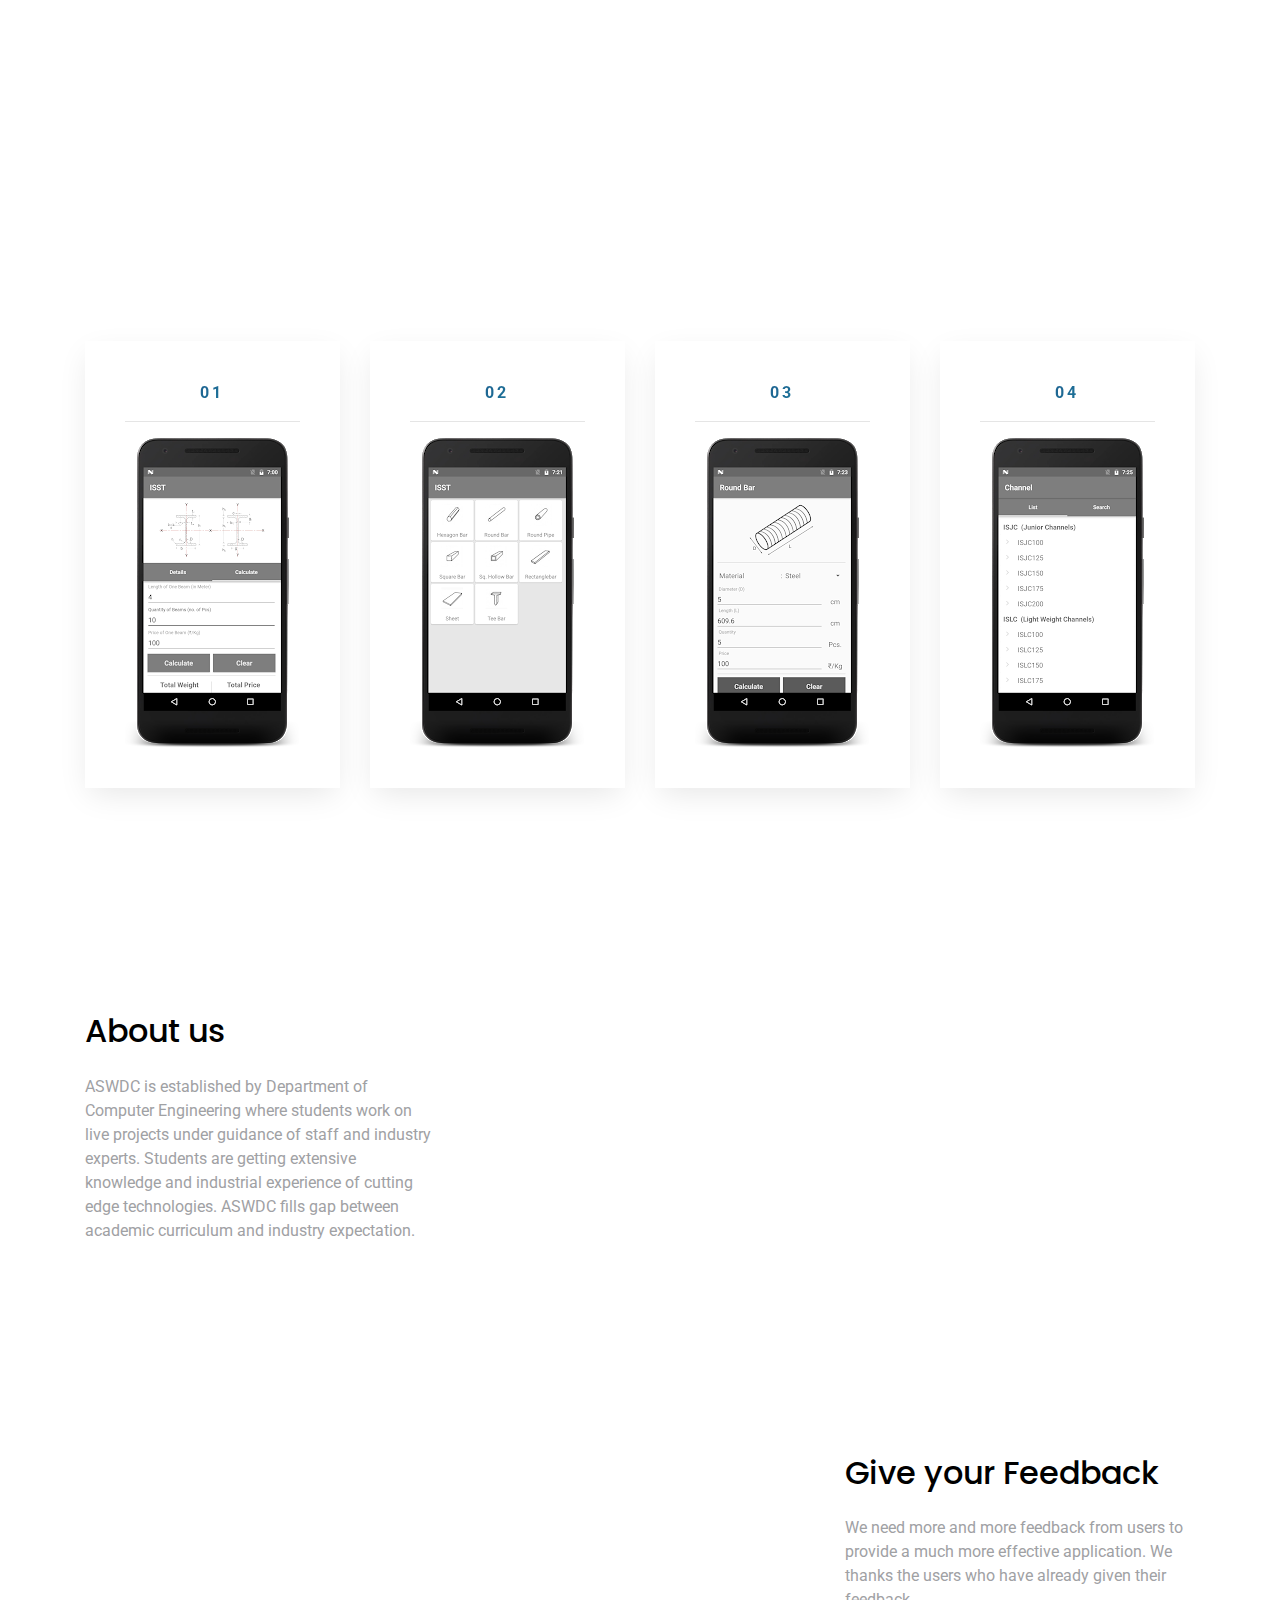
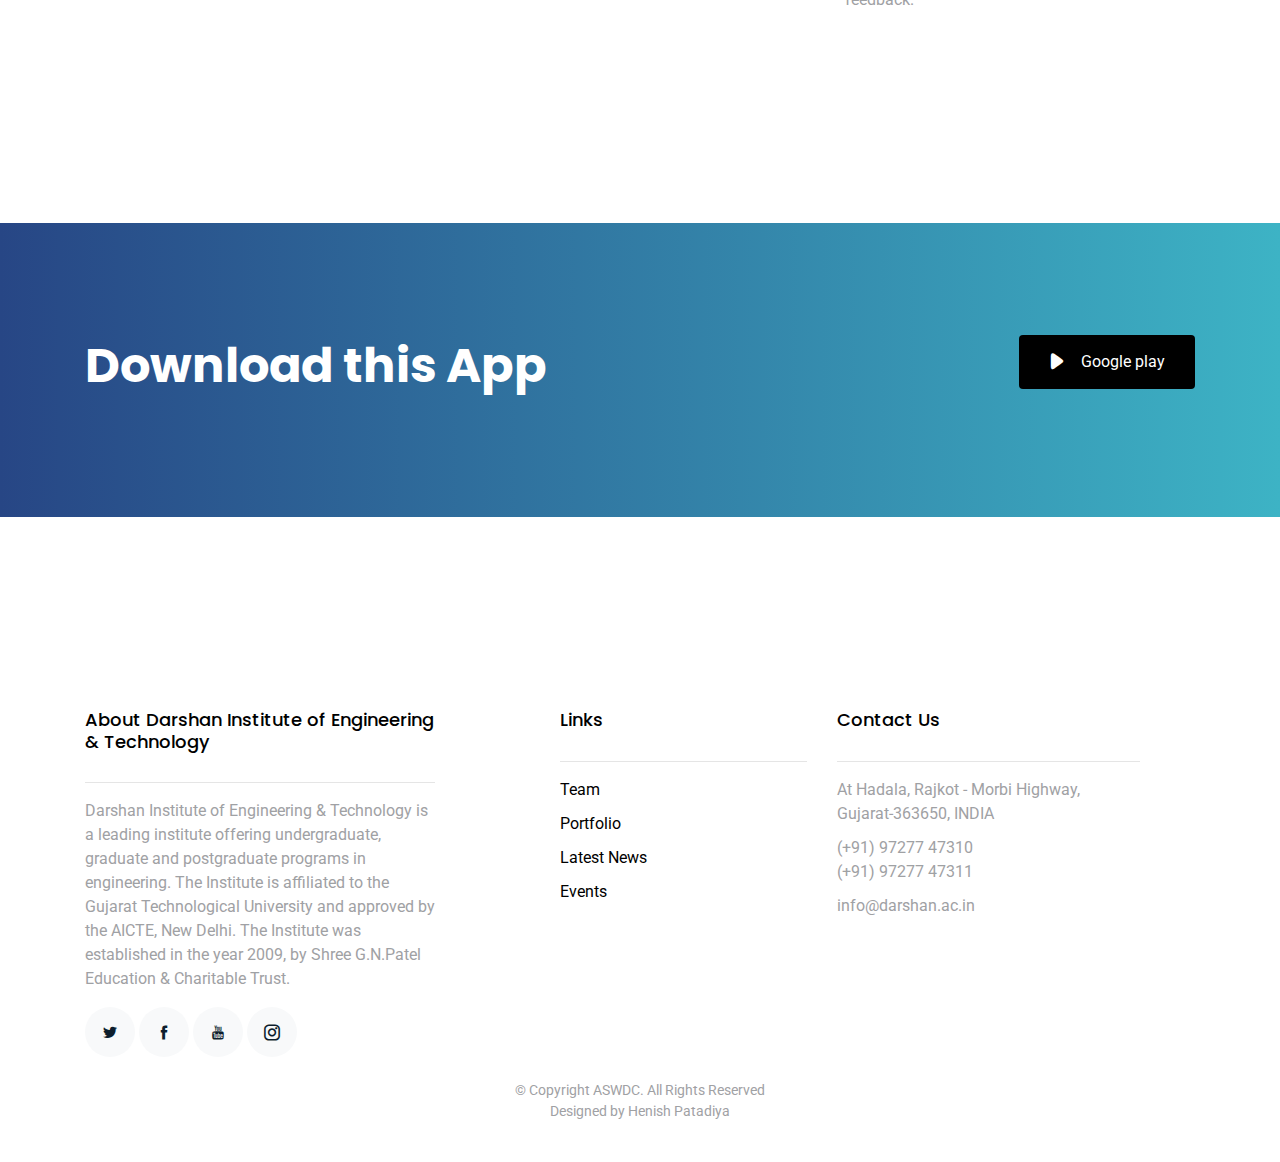
<file: Metal weight calculator/index.html>
<!DOCTYPE html>
<html lang="en">

<head>
  <meta charset="utf-8">
  <title>Metal Weight Calculator</title>
  <meta content="width=device-width, initial-scale=1.0" name="viewport">
  <meta content="" name="keywords">
  <meta content="" name="description">

  <!-- Favicons -->
  <link href="img/" rel="icon">
  <link href="img/apple-touch-icon.png" rel="apple-touch-icon">

  <!-- Google Fonts -->
  <link href="https://fonts.googleapis.com/css?family=Poppins:300,400,700|Roboto:300,400,700&display=swap"
    rel="stylesheet">

  <!-- Bootstrap CSS File -->
  <link href="vendor/bootstrap/css/bootstrap.min.css" rel="stylesheet">

  <!-- Vendor CSS Files -->
  <link href="vendor/icofont/icofont.min.css" rel="stylesheet">
  <link href="vendor/line-awesome/css/line-awesome.min.css" rel="stylesheet">
  <link href="vendor/aos/aos.css" rel="stylesheet">
  <link href="vendor/owlcarousel/assets/owl.carousel.min.css" rel="stylesheet">

  <!-- Template Main CSS File -->
  <link href="css/style.css" rel="stylesheet">

  <!-- =======================================================
    Template Name: SoftLand
    Template URL: https://bootstrapmade.com/softland-bootstrap-app-landing-page-template/
    Author: BootstrapMade.com
    Author URL: https://bootstrapmade.com/
  ======================================================= -->
</head>

<body>

  <div class="site-wrap">

    <div class="site-mobile-menu site-navbar-target">
      <div class="site-mobile-menu-header">
        <div class="site-mobile-menu-close mt-3">
          <span class="icofont-close js-menu-toggle"></span>
        </div>
      </div>
      <div class="site-mobile-menu-body"></div>
    </div>

    <header class="site-navbar js-sticky-header site-navbar-target" role="banner">

      <div class="container">
        <div class="row align-items-center">

          <div class="col-6 col-lg-2">
            <h1 class="mb-0 site-logo"><a href="#" class="mb-0"><img src="logo.webp" width="80px" data-aos="fade-right"></a></h1>
          </div>

          <div class="col-12 col-md-10 d-none d-lg-block">
            <nav class="site-navigation position-relative text-right" role="navigation">

              <ul class="site-menu main-menu js-clone-nav mr-auto d-none d-lg-block">
                <li class="active"><a href="index.html" class="nav-link">Home</a></li>
                
                <li><a href="https://play.google.com/store/search?q=darshan%20institute%20of%20engineering%20and%20technology&c=apps" class="nav-link">Product</a></li>
                <li><a href="http://aswdc.in/Team" class="nav-link">Team</a></li>
               
                <li><a href="http://aswdc.in/About-Us" class="nav-link">About us</a></li>
              </ul>
            </nav>
          </div>


          <div class="col-6 d-inline-block d-lg-none ml-md-0 py-3" style="position: relative; top: 3px;">

            <a href="#" class="burger site-menu-toggle js-menu-toggle" data-toggle="collapse"
              data-target="#main-navbar">
              <span></span>
            </a>
          </div>
        </div>
      </div>
    </header>


    <main id="main">
      <div class="hero-section">
        <div class="wave">

          <svg width="100%" height="355px" viewBox="0 0 1920 355" version="1.1" xmlns="http://www.w3.org/2000/svg"
            xmlns:xlink="http://www.w3.org/1999/xlink">
            <g id="Page-1" stroke="none" stroke-width="1" fill="none" fill-rule="evenodd">
              <g id="Apple-TV" transform="translate(0.000000, -402.000000)" fill="#FFFFFF">
                <path
                  d="M0,439.134243 C175.04074,464.89273 327.944386,477.771974 458.710937,477.771974 C654.860765,477.771974 870.645295,442.632362 1205.9828,410.192501 C1429.54114,388.565926 1667.54687,411.092417 1920,477.771974 L1920,757 L1017.15166,757 L0,757 L0,439.134243 Z"
                  id="Path"></path>
              </g>
            </g>
          </svg>

        </div>

        <div class="container">
          <div class="row align-items-center">
            <div class="col-12 hero-text-image">
              <div class="row">
                <div class="col-lg-7 text-center text-lg-left">
                  <h1 data-aos="fade-right">Metal Weight Calculator</h1>
                  
                  <img src="DAttendanceLogo_Login.png"class="mb-5"data-aos="fade-right" data-aos-delay="100">
                  <p data-aos="fade-right" data-aos-delay="200" data-aos-offset="-500"><a href="https://play.google.com/store/apps/details?id=com.aswdc_isst"
                      class="btn btn-outline-white" target="_blank">Get this app</a></p>
                </div>
                <div class="col-lg-5" align="right">
                  <img src="ss1.webp" alt="Image" class="phone-1" data-aos="fade-left">
                  <img src="ss2.webp" alt="Image" class="phone-2" data-aos="fade-left" data-aos-delay="250">
                </div>
              </div>
            </div>
          </div>
        </div>

      </div>

      <div class="site-section">
        <div class="container">

          <div class="row justify-content-center text-center mb-5">
            <div class="col-md-5" data-aos="fade-up">
              <h2 class="section-heading">Features</h2><hr>
            </div>
          </div>

          <div class="row">
            <div class="col-md-4" data-aos="fade-up" data-aos-delay="">
              <div class="feature-1 text-center">
                <div class="wrap-icon icon-1">
                  <span class="icon la la-info"></span>
                </div>
                <h3 class="mb-3">About app.</h3>
                <p>This app is a combination of Metal Weight Calculator and IS SP 6.1 Table.</p>
              </div>
            </div>
            <div class="col-md-4" data-aos="fade-up" data-aos-delay="100">
              <div class="feature-1 text-center">
                <div class="wrap-icon icon-1">
                  <span class="icon la la-eye"></span>
                </div>
                <h3 class="mb-3">Use</h3>
                <p>It helps you to calculate the weight of the selected metal of different materials.</p>
              </div>
            </div>
            <div class="col-md-4" data-aos="fade-up" data-aos-delay="200">
              <div class="feature-1 text-center">
                <div class="wrap-icon icon-1">
                  <span class="icon la la-navicon"></span>
                </div>
                <h3 class="mb-3">Different Shapes</h3>
                <p>-Beam<br>
					-Channel<br>
					-Equal Angle<br>
					-Unequal Angle</p>
              </div>
            </div>
          </div>

          <div class="row">
           
            <div class="col-md-4" data-aos="fade-up" data-aos-delay="100">
              <div class="feature-1 text-center">
                <div class="wrap-icon icon-1">
                  <span class="icon la la-calculator"></span>
                </div>
                <h3 class="mb-3"> Evaluated for</h3>
                <p>Hexagon, Pipe, Square, Rectangle, Square. <br>Sheet and Steel bar for various materials<br>Iron, Titanium, Silver, Platinum, Gold.</p>
              </div>
            </div>
			 <div class="col-md-4" data-aos="fade-up" data-aos-delay="">
              <div class="feature-1 text-center">
                <div class="wrap-icon icon-1">
                  <span class="icon la la-download"></span>
                </div>
                <h3 class="mb-3">Installs</h3>
                <p>1000+<br>Dawnloads</p>
              </div>
            </div>  
            <div class="col-md-4" data-aos="fade-up" data-aos-delay="">
              <div class="feature-1 text-center">
                <div class="wrap-icon icon-1">
                  <span class="icon la la-star"></span>
                </div>
                <h3 class="mb-3">4.9 Stars</h3>
                <p>Exellent rating provided by the user<br>because of large database<br>and user friendly interace.</p>
              </div>
            </div>    
          </div>
      </div> <!-- .site-section -->

      <div class="site-section">
      	<div class="container">
          <div class="row justify-content-center text-center mb-5">
            <div class="col-md-5"  data-aos="fade-down">
            	<h2 class="section-heading">Screenshots</h2><hr></div>
          </div>
       </div>
        <div class="container">
          <div class="row">
            <div class="col-md-3">
              <div class="step">
                <span class="number" style="text-align: center;">01</span><hr>
                <img src="ss3.webp">
               </div>
            </div>
            <div class="col-md-3">
              <div class="step">
                <span class="number" style="text-align: center;">02</span><hr>
                <img src="ss4.webp">
               </div>
            </div>
            <div class="col-md-3">
              <div class="step">
                <span class="number" style="text-align: center;">03</span><hr>
                <img src="ss5.webp">
               </div>
            </div>
            <div class="col-md-3">
              <div class="step">
                <span class="number" style="text-align: center;">04</span><hr>
                <img src="ss6.webp">
               </div>
            </div>
          </div>
        </div>
      </div> <!-- .site-section -->



      <div class="site-section pb-0">
        <div class="container">
          <div class="row align-items-center">
            <div class="col-md-4 mr-auto">
              <h2 class="mb-4">About us</h2>
              <p class="mb-4">ASWDC is established by Department of Computer Engineering where students work on live projects under guidance of staff and industry experts. Students are getting extensive knowledge and industrial experience of cutting edge technologies. ASWDC fills gap between academic curriculum and industry expectation.</p>
            </div>
            <div class="col-md-6" data-aos="fade-left">
              <img src="ASWDC.png" alt="Image" class="img-fluid">
            </div>
          </div>
        </div>
      </div> <!-- .site-section -->

      <div class="site-section">
        <div class="container">
          <div class="row align-items-center">
            <div class="col-md-4 ml-auto order-2">
              <h2 class="mb-4">Give your Feedback</h2>
              <p class="mb-4">We need more and more feedback from users to provide a much more effective application. We thanks the users who have already given their feedback.</p>
              <p><a href="#"></a></p>
            </div>
            <div class="col-md-6" data-aos="fade-right">
              <img src="img/undraw_svg_3.svg" alt="Image" class="img-fluid" width="400px">
            </div>
          </div>
        </div>
      </div> <!-- .site-section -->


     

      <div class="site-section cta-section">
        <div class="container">
          <div class="row align-items-center">
            <div class="col-md-6 mr-auto text-center text-md-left mb-5 mb-md-0">
              <h2>Download this App</h2>
            </div>
            <div class="col-md-5 text-center text-md-right">
              <p> <a href="https://play.google.com/store/apps/details?id=com.aswdc_isst"
                  class="btn" target="_blank"><span class="icofont-ui-play mr-3"></span>Google play</a></p>
            </div>
          </div>
        </div>
      </div>


    </main>
    <footer class="footer" role="contentinfo">
      <div class="container">
        <div class="row">
          <div class="col-md-4 mb-4 mb-md-0">
            <h3> About Darshan Institute of Engineering & Technology</h3><hr>
            <p>Darshan Institute of Engineering & Technology is a leading institute offering undergraduate, graduate and postgraduate programs in engineering.

			The Institute is affiliated to the Gujarat Technological University and approved by the AICTE, New Delhi. The Institute was established in the year 2009, by Shree G.N.Patel Education & Charitable Trust.</p>
            <p class="social">
              <a href="https://twitter.com/Darshan_Inst" target="_blank"><span class="icofont-twitter"></span></a>
              <a href=https://www.facebook.com/search/top/?q=darshan%20institute%20of%20engineering%20%26%20technology&ref=[base64]&epa=SEARCH_BOX><span class="icofont-facebook"></span></a>
              <a href="https://www.youtube.com/results?search_query=darshan+institute+of+engineering+and+technology" target="_blank"><span class="icofont-youtube"></span></a>
              <a href="https://www.instagram.com/darshan_inst/" target="_blank"><span class="icofont-instagram"></span></a>
            </p>
          </div>
          <div class="col-md-7 ml-auto">
            <div class="row site-section pt-0">
              
              <div class="col-md-5 mb-4 mb-md-0">
                <h3>Links</h3><hr>
                <ul class="list-unstyled">
                  <li><a href="http://aswdc.in/Team">Team</a></li>
                  <li><a href="http://aswdc.in/Portfolio">Portfolio</a></li>
                  <li><a href="http://aswdc.in/News">Latest News</a></li>
                  <li><a href="https://www.darshan.ac.in/DIET/InstituteEvents/Frolic">Events</a></li>
                </ul>
              </div>
              <div class="col-md-6 mb-4 mb-md-0">
                <h3>Contact Us</h3><hr>
                <ul class="list-unstyled">
                  <li>At Hadala, Rajkot - Morbi Highway,
						Gujarat-363650, INDIA</li>
                  <li>(+91) 97277 47310<br>
						(+91) 97277 47311</li>
				  <li>info@darshan.ac.in</li>					
                </ul>
              </div>
            </div>
          </div>
        </div>

        <div class="row justify-content-center text-center">
          <div class="col-md-7">
            <p class="copyright">&copy; Copyright ASWDC. All Rights Reserved</p>
            <div class="credits">
              <!--
                All the links in the footer should remain intact.
                You can delete the links only if you purchased the pro version.
                Licensing information: https://bootstrapmade.com/license/
                Purchase the pro version with working PHP/AJAX contact form: https://bootstrapmade.com/buy/?theme=SoftLand
              -->
              Designed by Henish Patadiya</a>
            </div>
          </div>
        </div>

      </div>
    </footer>
  </div> <!-- .site-wrap -->

  <a href="#" class="back-to-top"><i class="icofont-simple-up"></i></a>

  <!-- Vendor JS Files -->
  <script src="vendor/jquery/jquery.min.js"></script>
  <script src="vendor/jquery/jquery-migrate.min.js"></script>
  <script src="vendor/bootstrap/js/bootstrap.min.js"></script>
  <script src="vendor/easing/easing.min.js"></script>
  <script src="vendor/php-email-form/validate.js"></script>
  <script src="vendor/sticky/sticky.js"></script>
  <script src="vendor/aos/aos.js"></script>
  <script src="vendor/owlcarousel/owl.carousel.min.js"></script>

  <!-- Template Main JS File -->
  <script src="js/main.js"></script>

</body>
</html>
</file>
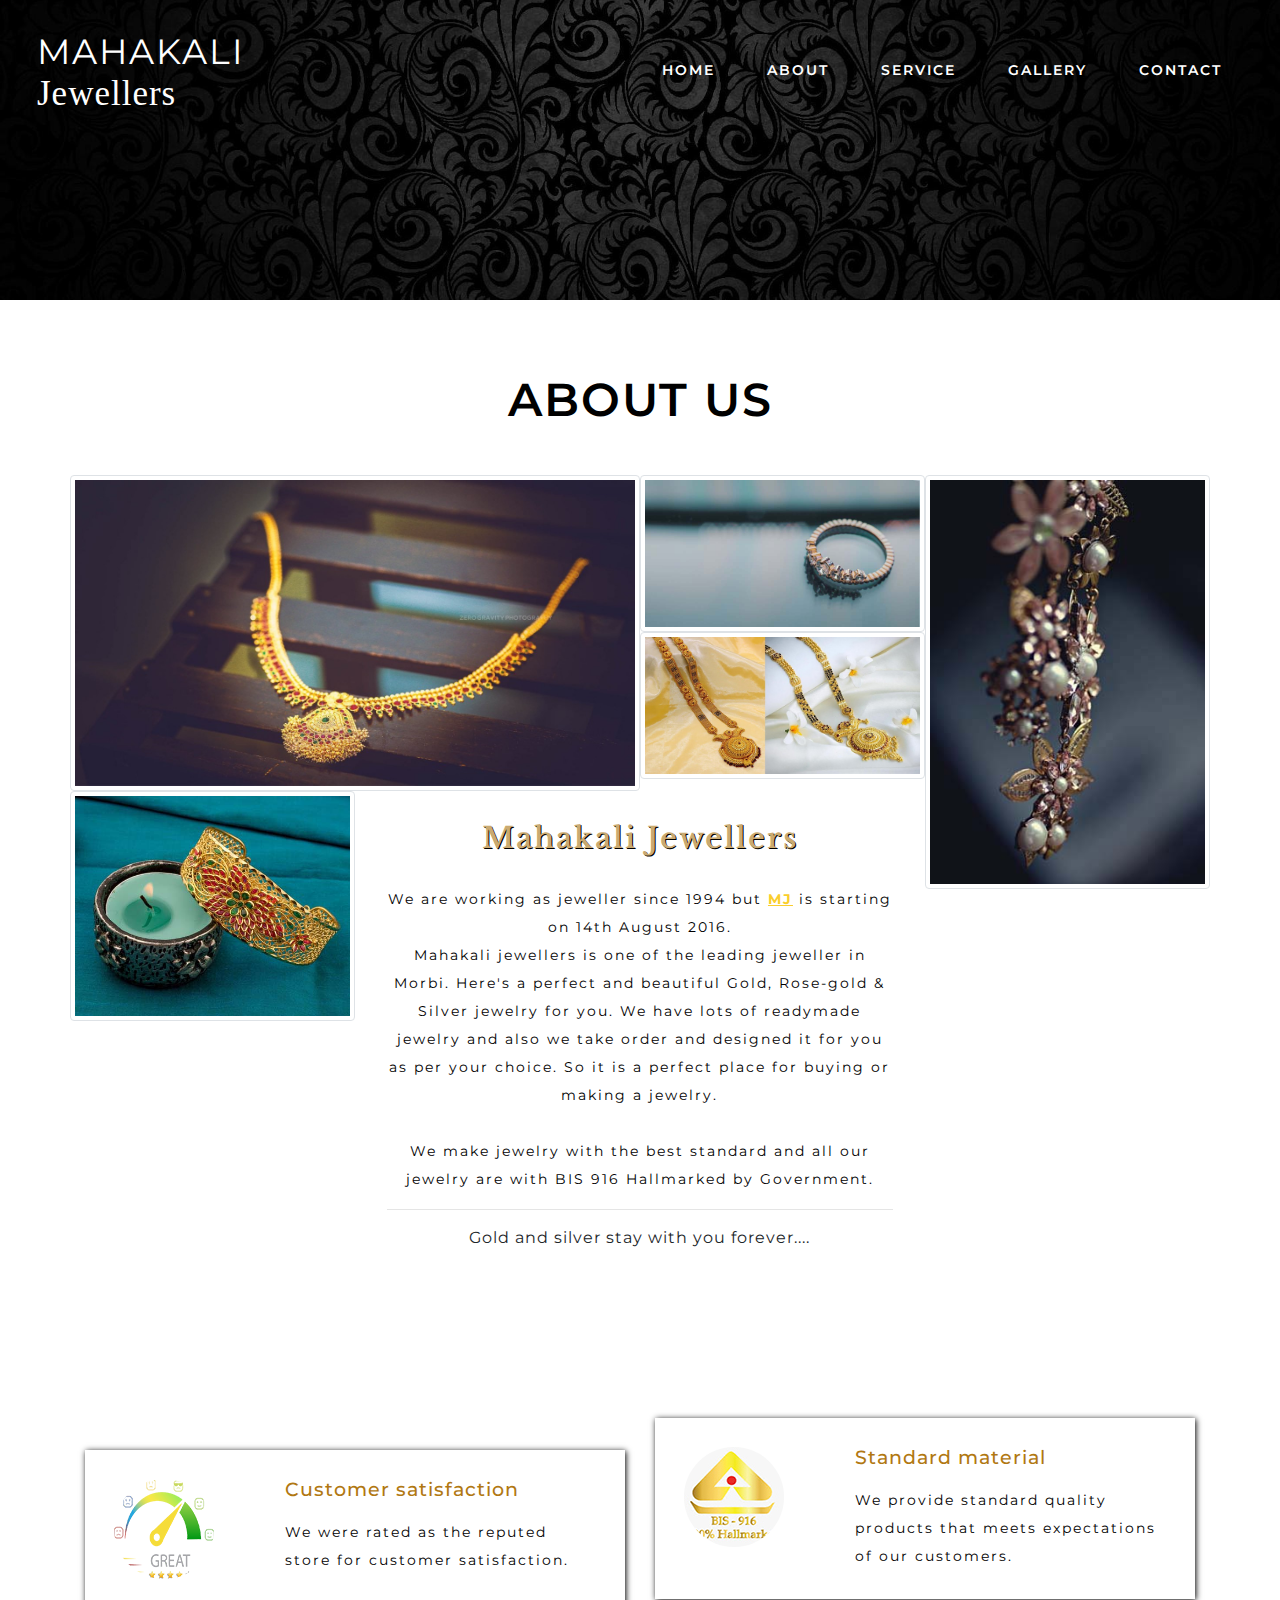
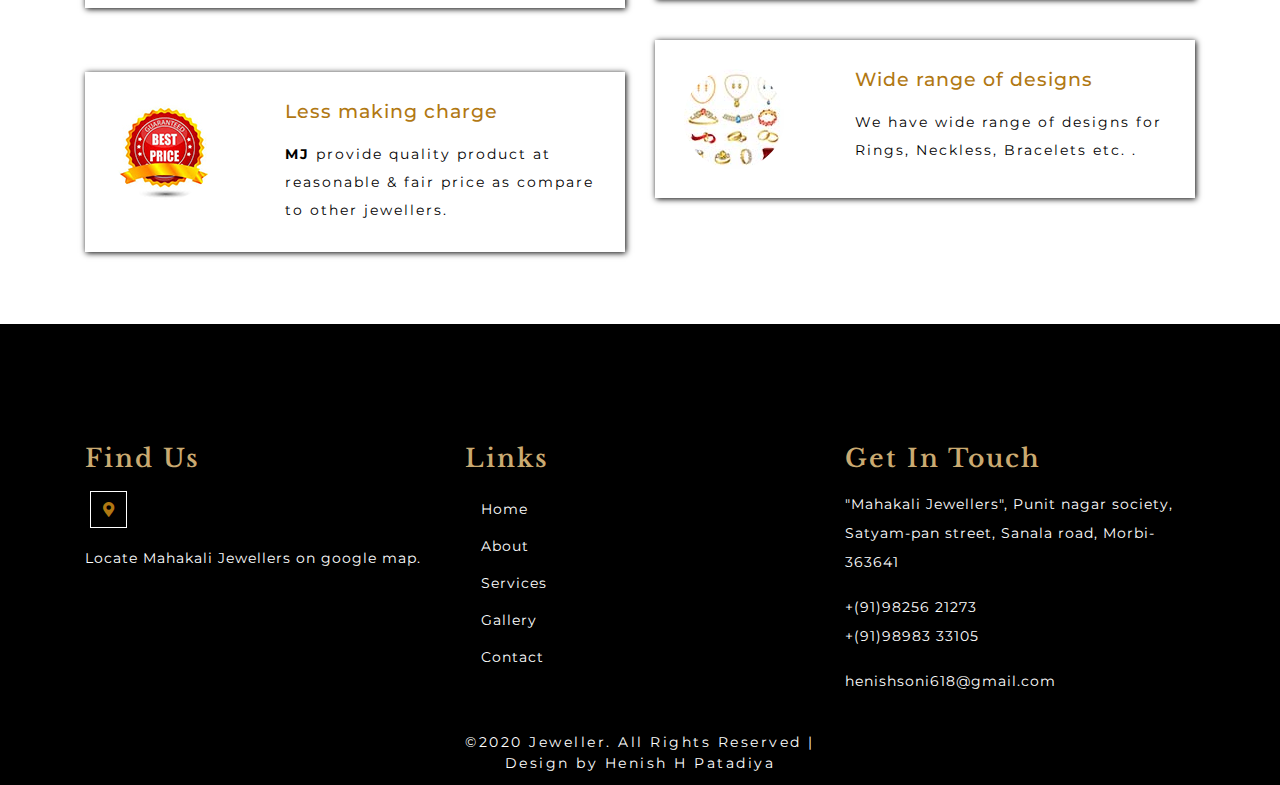
<file: Mahakali Jewellers/about.html>
<!DOCTYPE html>
<html lang="zxx">
   <head>
      <title>About | Mahakali Jewellers</title>
      <!--meta tags -->
      <meta charset="UTF-8">
      <meta name="viewport" content="width=device-width, initial-scale=1">
      <meta name="keywords" content="Jeweler Responsive web template, Bootstrap Web Templates, Flat Web Templates, Android Compatible web template, 
         Smartphone Compatible web template, free webdesigns for Nokia, Samsung, LG, SonyEricsson, Motorola web design" />
      <script>
         addEventListener("load", function () {
         	setTimeout(hideURLbar, 0);
         }, false);
         
         function hideURLbar() {
         	window.scrollTo(0, 1);
         }
      </script>
      <!--//meta tags ends here-->
      <!--booststrap-->
      <link href="css/bootstrap.min.css" rel="stylesheet" type="text/css" media="all">
      <!--//booststrap end-->
      <!-- font-awesome icons -->
      <link href="css/fontawesome-all.min.css" rel="stylesheet" type="text/css" media="all">
      <!-- //font-awesome icons -->
      <!--stylesheets-->
      <link href="css/style.css" rel='stylesheet' type='text/css' media="all">
      <!--//stylesheets-->
      <link href="//fonts.googleapis.com/css?family=Montserrat:300,400,500" rel="stylesheet">
	  <link href="//fonts.googleapis.com/css?family=Libre+Baskerville:400,400i,700" rel="stylesheet">
     <link rel="icon" type="favicon-32x32.png" sizes="32x32" href="favicon-32x32.png">
   </head>
   <body>
      
<!--headder-->
      <div class="header-outs" id="header">
         <div class="header-w3layouts">
            <!--//navigation section -->
            <nav class="navbar navbar-expand-lg navbar-light">
               <div class="hedder-up">
                   <h1><a class="navbar-brand" href="index.html">MAHAKALI <br><p style="font-family: MV Boli;">Jewellers</p></a></h1>
               </div>
               <button class="navbar-toggler" type="button" data-toggle="collapse" data-target="#navbarSupportedContent" aria-controls="navbarSupportedContent" aria-expanded="false" aria-label="Toggle navigation">
               <span class="navbar-toggler-icon"></span>
               </button>
               <div class="collapse navbar-collapse flexRight" id="navbarSupportedContent">

                  <ul class="navbar-nav ">
                     <li class="nav-item active">
                        <a class="nav-link" href="index.html">Home </a>
                     </li>
                     <li class="nav-item">
                        <a href="about.html" class="nav-link">About</a>
                     </li>
                     <li class="nav-item">
                        <a href="service.html" class="nav-link">Service</a>
                     </li>
                     <li class="nav-item ">
                        <a href="gallery.html" class="nav-link">Gallery</a>
                     </li>
                     <li class="nav-item">
                        <a href="contact.html" class="nav-link">Contact</a>
                     </li>
                  </ul>
               </div>
            </nav>
            <div class="clearfix"> </div>
         </div>
         <!-- //Navigation -->
      <!--//headder-->

      <!-- banner -->
      <div class="inner_page-banner">
      </div>
      <!--//banner -->
      
      <!--about-->
      <!--about-one-->
      <section class="about-inner py-lg-4 py-md-3 py-sm-3 py-3">
         <div class="container py-lg-5 py-md-4 py-sm-4 py-3">
            <h3 class="title text-center mb-lg-5 mb-md-4 mb-sm-4 mb-3">About Us</h3>
            <div class="row abt-inner-agile">
               <div class="col-lg-9 col-md-9 abt-inner-left">
                  <div class="row">
                     <div class="col-lg-8 col-md-8 p-0">
                        <img src="images/n4.jpg" class="img-thumbnail" alt="">
                     </div>
                     <div class="col-lg-4 col-md-4 p-0">
                        <img src="images/g7.jpg" class="img-thumbnail" alt="">
                        <img src="images/i2.jpg" class="img-thumbnail" alt="">
                     </div>
                  </div>
                  <div class="row">
                     <div class="col-lg-4 col-md-4 p-0">
                        <img src="images/gg2.jpg" class="img-thumbnail" alt="">
                     </div>
                     <div class="col-lg-8 col-md-8 text-center about-inner-mid">
                        <h4 class="mb-lg-4 mb-md-3 mb-3">Mahakali Jewellers</h4>
                        <p>We are working as jeweller since 1994 but <b style="color: #face2d"><u>MJ</u></b> is starting on 14th August 2016.<br>Mahakali jewellers is one of the leading jeweller in Morbi. Here's a perfect and beautiful Gold, Rose-gold & Silver jewelry for you. We have lots of readymade jewelry and also we take order and designed it for you as per your choice. So it is a perfect place for buying or making a jewelry.   <br><br>We make jewelry with the best standard and all our jewelry are with BIS 916 Hallmarked by Government.<hr>Gold and silver stay with you forever.... 
                  </p>
                     </div>
                  </div>
               </div>
               <div class="col-lg-3 col-md-3 abt-inner-left p-0">
                  <img src="images/2.jpg" class="img-thumbnail" alt="">
               </div>
            </div>
         </div>
      </section>
      <!--//about-->
      <!-- clients -->
      <section class="blog py-lg-4 py-md-3 py-sm-3 py-3">
         <div class="container py-lg-5 py-md-5 py-sm-4 py-3">
            <div class="row blog-top-grids">
               <div class="col-lg-6 left-side-agile top-client-gap">
                  <div class="least-w3layouts-text-gap">
                     <div class="row">
                        <div class="col-md-4 col-sm-4 col-4 news-img">
                           <img src="images/t1.png" alt="" class="image-fluid">
                        </div>
                        <div class="col-md-8 col-sm-8 col-8 news-agile-text ">
                           <h4 class="mb-3">Customer satisfaction 
                           </h4>
                           <p >We were rated as the reputed store for customer satisfaction. 
                           </p>
                        </div>
                     </div>
                  </div>
               </div>
               <div class="col-lg-6 left-side-agile ">
                  <div class="least-w3layouts-text-gap">
                     <div class="row ">
                        <div class=" col-md-4 col-sm-4 col-4 news-img">
                           <img src="images/t2.jpg" alt="" class="image-fluid">
                        </div>
                        <div class=" col-md-8 col-sm-8 col-8 news-agile-text ">
                           <h4 class="mb-3">Standard material
                           </h4>
                           <p >We provide standard quality products that meets expectations of our customers. 
                           </p>
                        </div>
                     </div>
                  </div>
               </div>
            </div>
            <div class="row blog-top-grids">
               <div class="col-lg-6 left-side-agile top-client-two">
                  <div class="least-w3layouts-text-gap">
                     <div class="row">
                        <div class=" col-md-4 col-sm-4 col-4 news-img">
                           <img src="images/t3.jpg" alt="" class="image-fluid">
                        </div>
                        <div class=" col-md-8 col-sm-8 col-8 news-agile-text ">
                           <h4 class="mb-3">Less making charge
                           </h4>
                           <p><b>MJ</b> provide quality product at reasonable & fair price as compare to other jewellers.
                           </p>
                        </div>
                     </div>
                  </div>
               </div>
               <div class="col-lg-6 left-side-agile top-client-gap">
                  <div class="least-w3layouts-text-gap">
                     <div class="row">
                        <div class=" col-md-4 col-sm-4 col-4 news-img">
                           <img src="images/t4.jpg" alt="" class="image-fluid">
                        </div>
                        <div class=" col-md-8 col-sm-8 col-8 news-agile-text ">
                           <h4 class="mb-3">Wide range of designs
                           </h4>
                           <p>We have wide range of designs for Rings, Neckless, Bracelets etc. .
                           </p>
                        </div>
                     </div>
                  </div>
               </div>
            </div>
         </div>
      </section>
      <!--//clients -->

    <!--Footer -->
      <section class="buttom-footer py-lg-4 py-md-3 py-sm-3 py-3">
         <div class="container pt-lg-5 pt-md-5 pt-sm-4 pt-4">
        
             <div class="pt-lg-5 pt-md-5 pt-sm-4 pt-3">
               <div class="row footer-agile-grids ">
                  <div class="col-lg-4 col-md-4 col-sm-4 wthree-left-right">
                     <h4>Find Us</h4>
                     <div class="icons">
                        <ul>
                           <li><a href="https://goo.gl/maps/3K3iskBR4KcD47hs8" target="_blank"><span class="fas fa-map-marker-alt"></span></a></li>
                          
                        </ul>
                        <p class="pt-3">Locate Mahakali Jewellers on google map.</p>
                     </div>

                  </div>
                  <div class="col-lg-4 col-md-4 col-sm-4 wthree-left-right">
                     <h4>Links</h4>
                     <nav class="border-line">
                        <ul class="nav flex-column">
                           <li class="nav-item active">
                              <a class="nav-link" href="index.html">Home <span class="sr-only">(current)</span></a>
                           </li>
                           <li class="nav-item">
                              <a href="about.html" class="nav-link ">About</a>
                           </li>
                           <li class="nav-item">
                              <a href="service.html" class="nav-link">Services</a>
                           </li>
                           <li class="nav-item">
                              <a href="gallery.html" class="nav-link">Gallery</a>
                           </li>
                           <li class="nav-item">
                              <a href="contact.html" class="nav-link">Contact</a>
                           </li>
                        </ul>
                     </nav>
                  </div>
                  
                  <div class="wthree-left-right col-lg-4 col-md-4 col-sm-4">
                     <h4 class="pb-lg-3 pb-3">Get In Touch</h4>
                     <div class="bottom-para pb-3">
                         <p>"Mahakali Jewellers", Punit nagar society,<br>Satyam-pan street, Sanala road, Morbi-363641</p>
                     </div>
                     <div class="bottom-para">
                         <p> <a href="tel://9825621273">+(91)98256 21273</a><br><a href="tel://9898333105">+(91)98983 33105</a></p>
                     </div>
                     <div class="bottom-para pt-3">
                        <p>
                           <a href="mailto:henishsoni618@gmail.com">henishsoni618@gmail.com</a>
                        </p>
                     </div>
                  </div>
               </div>
            </div>
         </div>
      </section>
      <footer>
         <p>©2020 Jeweller. All Rights Reserved | <br>Design by <a  target="_blank">Henish H Patadiya</a></p>
      </footer>
      <!-- //Footer -->
      <!--js working-->
      <script src='js/jquery-2.2.3.min.js'></script>
      <!--//js working-->
      <!--About OnScroll-Number-Increase-JavaScript -->
      <script src="js/jquery.waypoints.min.js"></script>
      <script src="js/jquery.countup.js"></script>
      <script>
         $('.counter').countUp();
      </script>
      <!-- //OnScroll-Number-Increase-JavaScript -->
      <!-- start-smoth-scrolling -->
      <script src="js/move-top.js"></script>
      <script src="js/easing.js"></script>
      <script>
         jQuery(document).ready(function ($) {
         	$(".scroll").click(function (event) {
         		event.preventDefault();
         		$('html,body').animate({
         			scrollTop: $(this.hash).offset().top
         		}, 900);
         	});
         });
      </script>
      <!-- start-smoth-scrolling -->
      <!-- here stars scrolling icon -->
      <script>
         $(document).ready(function () {
         
         	var defaults = {
         		containerID: 'toTop', // fading element id
         		containerHoverID: 'toTopHover', // fading element hover id
         		scrollSpeed: 1200,
         		easingType: 'linear'
         	};
         
         
         	$().UItoTop({
         		easingType: 'easeOutQuart'
         	});
         
         });
      </script>
      <!-- //here ends scrolling icon -->
      <!--bootstrap working-->
      <script src="js/bootstrap.min.js"></script>
      <!-- //bootstrap working-->
   </body>
</html>
</file>
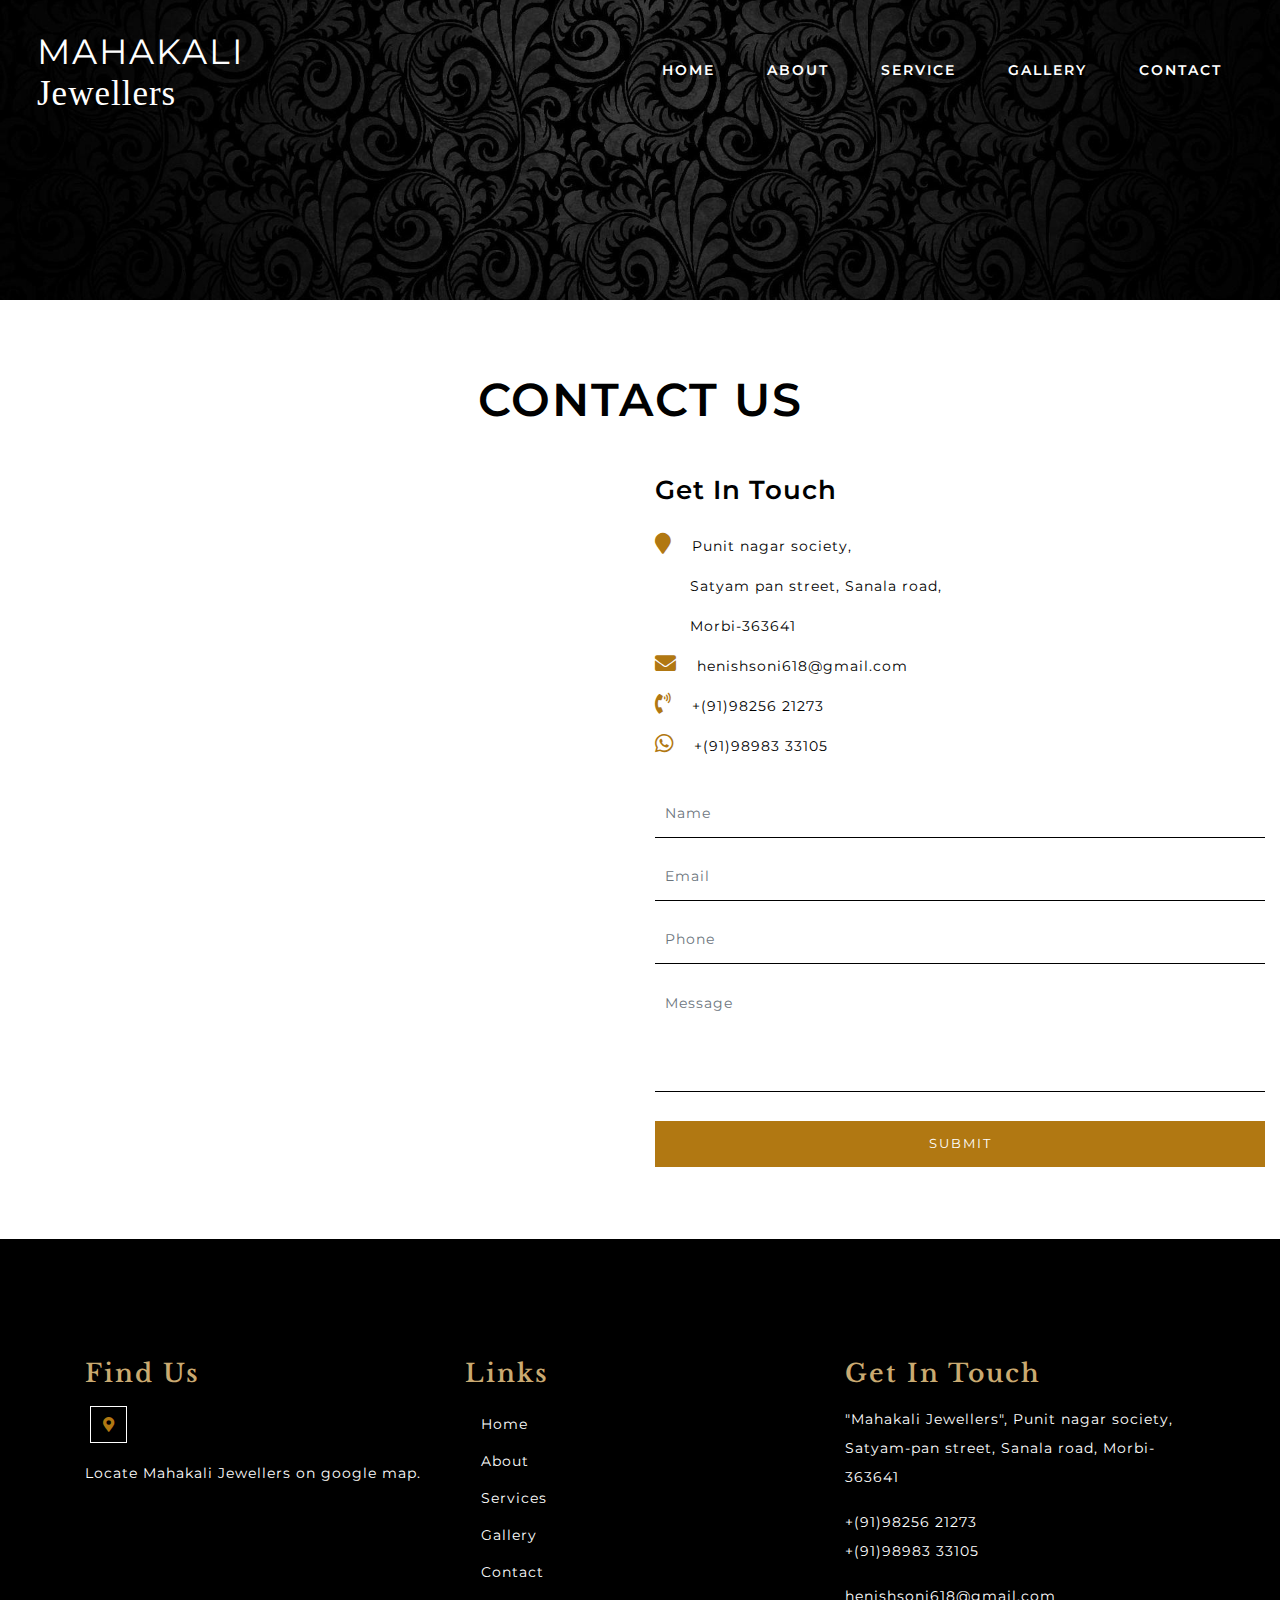
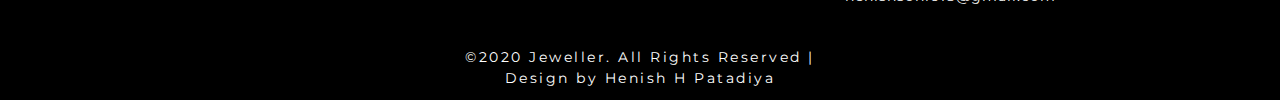
<file: Mahakali Jewellers/contact.html>
<!DOCTYPE html>
<html lang="zxx">
   <head>
      <title>Contact | Mahakali Jewellers</title>
      <!--meta tags -->
      <meta charset="UTF-8">
      <meta name="viewport" content="width=device-width, initial-scale=1">
      <meta name="keywords" content="Jeweler Responsive web template, Bootstrap Web Templates, Flat Web Templates, Android Compatible web template, 
         Smartphone Compatible web template, free webdesigns for Nokia, Samsung, LG, SonyEricsson, Motorola web design" />
      <script>
         addEventListener("load", function () {
         	setTimeout(hideURLbar, 0);
         }, false);
         
         function hideURLbar() {
         	window.scrollTo(0, 1);
         }
      </script>
      <!--//meta tags ends here-->
      <!--booststrap-->
      <link href="css/bootstrap.min.css" rel="stylesheet" type="text/css" media="all">
      <!--//booststrap end-->
      <!-- font-awesome icons -->
      <link href="css/fontawesome-all.min.css" rel="stylesheet" type="text/css" media="all">
      <!-- //font-awesome icons -->
      <!--stylesheets-->
      <link href="css/style.css" rel='stylesheet' type='text/css' media="all">
      <!--//stylesheets-->
      <link href="//fonts.googleapis.com/css?family=Montserrat:300,400,500" rel="stylesheet">
	  <link href="//fonts.googleapis.com/css?family=Libre+Baskerville:400,400i,700" rel="stylesheet">
     <link rel="icon" type="favicon-32x32.png" sizes="32x32" href="favicon-32x32.png">
   </head>
   <body>

<!--headder-->
      <div class="header-outs" id="header">
         <div class="header-w3layouts">
            <!--//navigation section -->
            <nav class="navbar navbar-expand-lg navbar-light">
               <div class="hedder-up">
                   <h1><a class="navbar-brand" href="index.html">MAHAKALI <br><p style="font-family: MV Boli;">Jewellers</p></a></h1>
               </div>
               <button class="navbar-toggler" type="button" data-toggle="collapse" data-target="#navbarSupportedContent" aria-controls="navbarSupportedContent" aria-expanded="false" aria-label="Toggle navigation">
               <span class="navbar-toggler-icon"></span>
               </button>
               <div class="collapse navbar-collapse flexRight" id="navbarSupportedContent">

                  <ul class="navbar-nav ">
                     <li class="nav-item active">
                        <a class="nav-link" href="index.html">Home </a>
                     </li>
                     <li class="nav-item">
                        <a href="about.html" class="nav-link">About</a>
                     </li>
                     <li class="nav-item">
                        <a href="service.html" class="nav-link">Service</a>
                     </li>
                     <li class="nav-item ">
                        <a href="gallery.html" class="nav-link">Gallery</a>
                     </li>
                     <li class="nav-item">
                        <a href="contact.html" class="nav-link">Contact</a>
                     </li>
                  </ul>
               </div>
            </nav>
            <div class="clearfix"> </div>
         </div>
         <!-- //Navigation -->
      <!--//headder-->
      <!-- banner -->
      <div class="inner_page-banner">
      </div>
      <!--//banner -->
     
      <!--contact -->
      <section class="contact py-lg-4 py-md-3 py-sm-3 py-3">
         <div class="container-fluid py-lg-5 py-md-4 py-sm-4 py-3">
            <h3 class="title text-center mb-lg-5 mb-md-4 mb-sm-4 mb-3">Contact US</h3>
            <div class="row agile-info-para">
               <!--contact-map -->
               <div class="col-lg-6 address_mail_footer_grids">
                  <iframe src="https://www.google.com/maps/embed?pb=!1m18!1m12!1m3!1d459.7213288925637!2d70.82347795155917!3d22.81096144108978!2m3!1f0!2f0!3f0!3m2!1i1024!2i768!4f13.1!3m3!1m2!1s0x39598d659c5e2ddd%3A0x978868c59345b69d!2sMahakali%20Jewellers!5e0!3m2!1sen!2sin!4v1580706269154!5m2!1sen!2sin" width="600" height="450" frameborder="0" style="border:0;" allowfullscreen=""></iframe>
               </div>
               <!--//contact-map -->
               <!--contact-form-->
               <div class="col-lg-6 contact-form ">
                  <div class=" row mb-lg-4 mb-3">
                     <div class="col-lg-7 col-md-6 col-sm-6 contact-list-grid">
                        <h4> Get In Touch </h4>
                        <div class="footer_grid_left">
                           <ul>
                              <li>
                                 <span class="fas fa-map-marker"> </span>
                                 <p>Punit nagar society,</p>
                              </li>
                              <li>
                                 <p>&nbsp;&nbsp;&nbsp;&nbsp;Satyam pan street, Sanala road,</p>   
                              </li>
                              <li>
                                 <p>&nbsp;&nbsp;&nbsp;&nbsp;Morbi-363641</p>   
                              </li>
                              <li>
                                 <span class="fas fa-envelope"> </span>
                                 <p ><a href="mailto:henishsoni618@gmail.com">henishsoni618@gmail.com</a> 
                                 </p>
                              </li>
                             
                              <li>
                                 <span class="fas fa-phone-volume"> </span>
                                  <p> <a href="tel://9825621273">+(91)98256 21273</a></p>
                              </li>
                               <li>
                                 <span class="fab fa-whatsapp"></span>
                                 <p><a href="tel://9898333105">+(91)98983 33105</a></p>
                              </li>
                           </ul>
                        </div>
                     </div>
                     
                  </div>
                  <form action="#" method="post">
                     <div class=" agile-wls-contact-mid">
                        <div class="form-group contact-forms">
                           <input type="text" class="form-control" placeholder="Name" required="" >
                        </div>
                        <div class="form-group contact-forms">
                           <input type="email" class="form-control" placeholder="Email" required="">
                        </div>
                        <div class="form-group contact-forms">
                           <input type="text" class="form-control" placeholder="Phone" required="">
                        </div>
                        <div class="form-group contact-forms">
                           <textarea class="form-control" rows="3" placeholder="Message" required=""></textarea>
                        </div>
                        <button type="submit" class="btn btn-block sent-butnn">Submit</button>
                     </div>
                  </form>
               </div>
            </div>
            <!--//contact-map -->
         </div>
      </section>
      <!--//contact  -->

    <!--Footer -->
      <section class="buttom-footer py-lg-4 py-md-3 py-sm-3 py-3">
         <div class="container pt-lg-5 pt-md-5 pt-sm-4 pt-4">
        
             <div class="pt-lg-5 pt-md-5 pt-sm-4 pt-3">
               <div class="row footer-agile-grids ">
                  <div class="col-lg-4 col-md-4 col-sm-4 wthree-left-right">
                     <h4>Find Us</h4>
                     <div class="icons">
                        <ul>
                           <li><a href="https://goo.gl/maps/3K3iskBR4KcD47hs8" target="_blank"><span class="fas fa-map-marker-alt"></span></a></li>
                          
                        </ul>
                        <p class="pt-3">Locate Mahakali Jewellers on google map.</p>
                     </div>

                  </div>
                  <div class="col-lg-4 col-md-4 col-sm-4 wthree-left-right">
                     <h4>Links</h4>
                     <nav class="border-line">
                        <ul class="nav flex-column">
                           <li class="nav-item active">
                              <a class="nav-link" href="index.html">Home <span class="sr-only">(current)</span></a>
                           </li>
                           <li class="nav-item">
                              <a href="about.html" class="nav-link ">About</a>
                           </li>
                           <li class="nav-item">
                              <a href="service.html" class="nav-link">Services</a>
                           </li>
                           <li class="nav-item">
                              <a href="gallery.html" class="nav-link">Gallery</a>
                           </li>
                           <li class="nav-item">
                              <a href="contact.html" class="nav-link">Contact</a>
                           </li>
                        </ul>
                     </nav>
                  </div>
                  
                  <div class="wthree-left-right col-lg-4 col-md-4 col-sm-4">
                     <h4 class="pb-lg-3 pb-3">Get In Touch</h4>
                     <div class="bottom-para pb-3">
                         <p>"Mahakali Jewellers", Punit nagar society,<br>Satyam-pan street, Sanala road, Morbi-363641</p>
                     </div>
                     <div class="bottom-para">
                         <p> <a href="tel://9825621273">+(91)98256 21273</a><br><a href="tel://9898333105">+(91)98983 33105</a></p>
                     </div>
                     <div class="bottom-para pt-3">
                        <p>
                           <a href="mailto:henishsoni618@gmail.com">henishsoni618@gmail.com</a>
                        </p>
                     </div>
                  </div>
               </div>
            </div>
         </div>
      </section>
      <footer>
         <p>©2020 Jeweller. All Rights Reserved | <br>Design by <a  target="_blank">Henish H Patadiya</a></p>
      </footer>
      <!-- //Footer -->
      <!--js working-->
      <script src='js/jquery-2.2.3.min.js'></script>
      <!--//js working-->
      <!-- start-smoth-scrolling -->
      <script src="js/move-top.js"></script>
      <script src="js/easing.js"></script>
      <script>
         jQuery(document).ready(function ($) {
         	$(".scroll").click(function (event) {
         		event.preventDefault();
         		$('html,body').animate({
         			scrollTop: $(this.hash).offset().top
         		}, 900);
         	});
         });
      </script>
      <!-- start-smoth-scrolling -->
      <!-- here stars scrolling icon -->
      <script>
         $(document).ready(function () {
         
         	var defaults = {
         		containerID: 'toTop', // fading element id
         		containerHoverID: 'toTopHover', // fading element hover id
         		scrollSpeed: 1200,
         		easingType: 'linear'
         	};
         
         
         	$().UItoTop({
         		easingType: 'easeOutQuart'
         	});
         
         });
      </script>
      <!-- //here ends scrolling icon -->
      <!--bootstrap working-->
      <script src="js/bootstrap.min.js"></script>
      <!-- //bootstrap working-->
   </body>
</html>
</file>
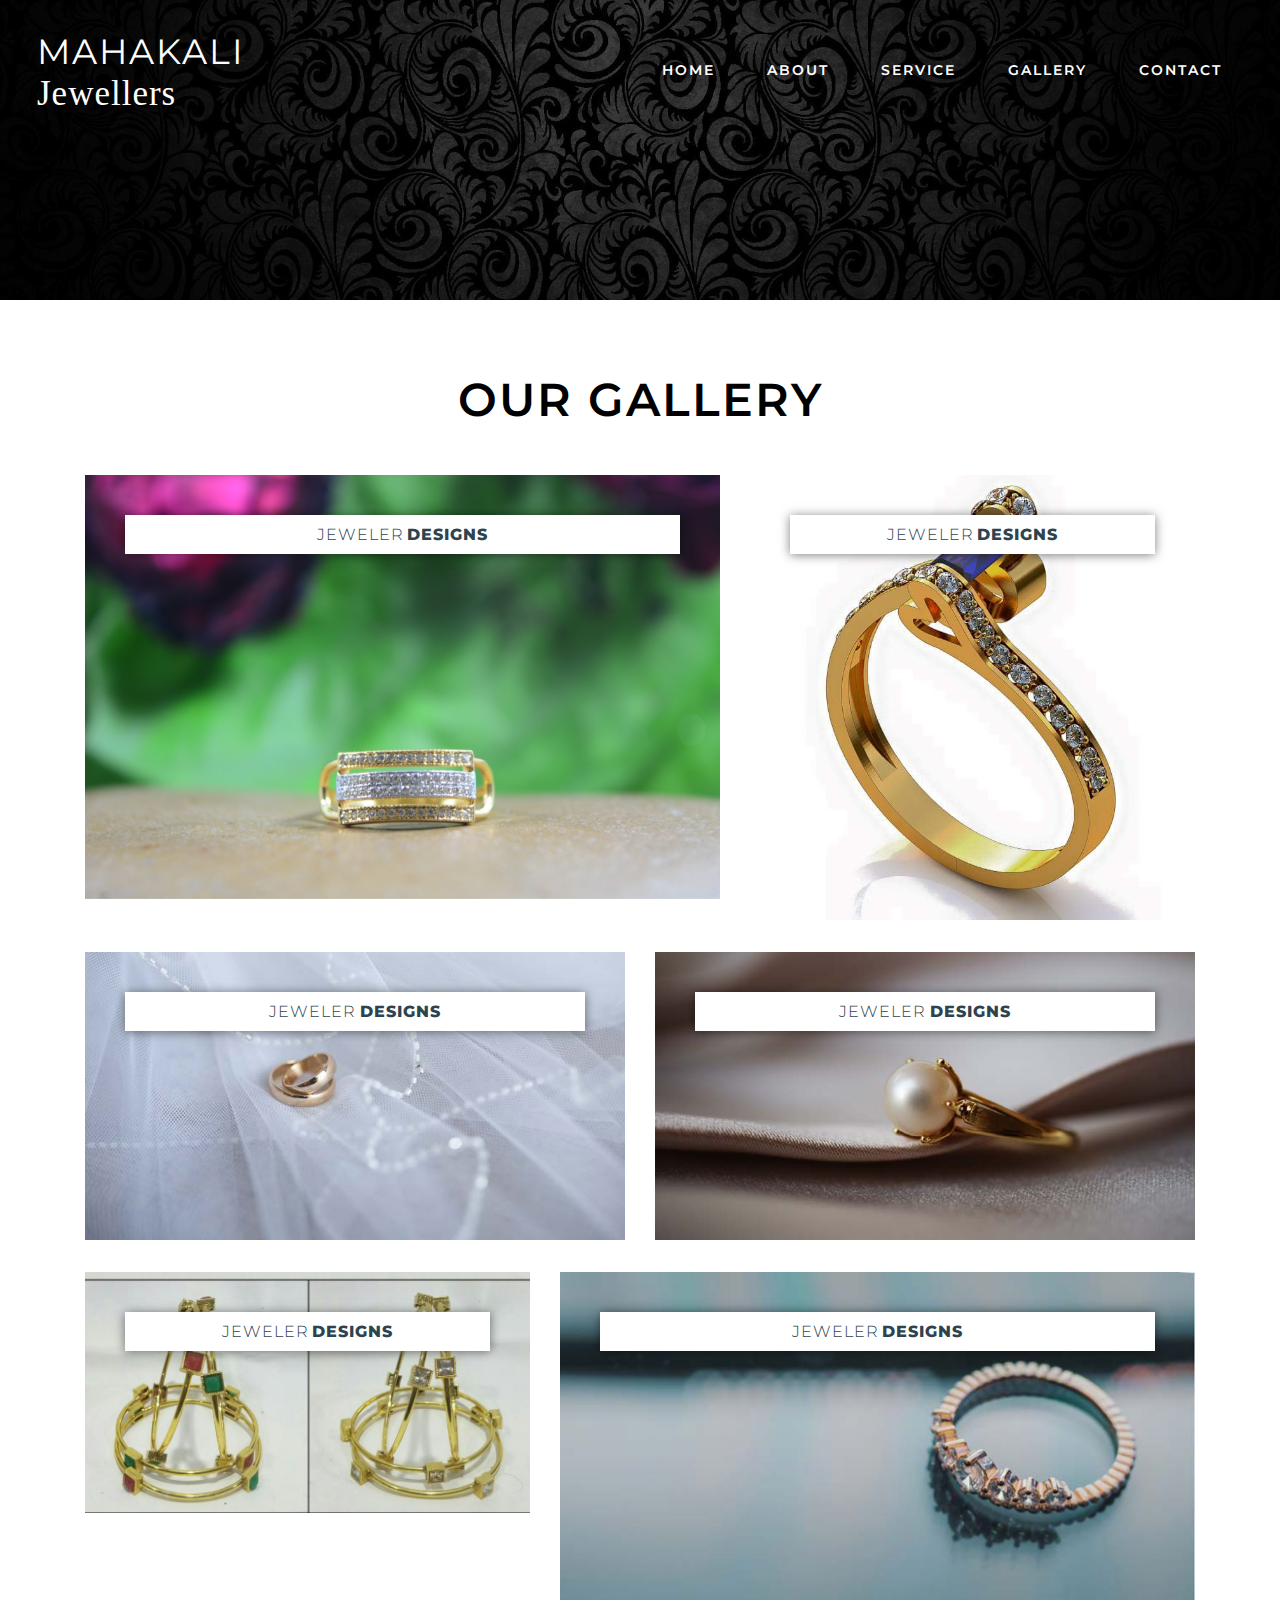
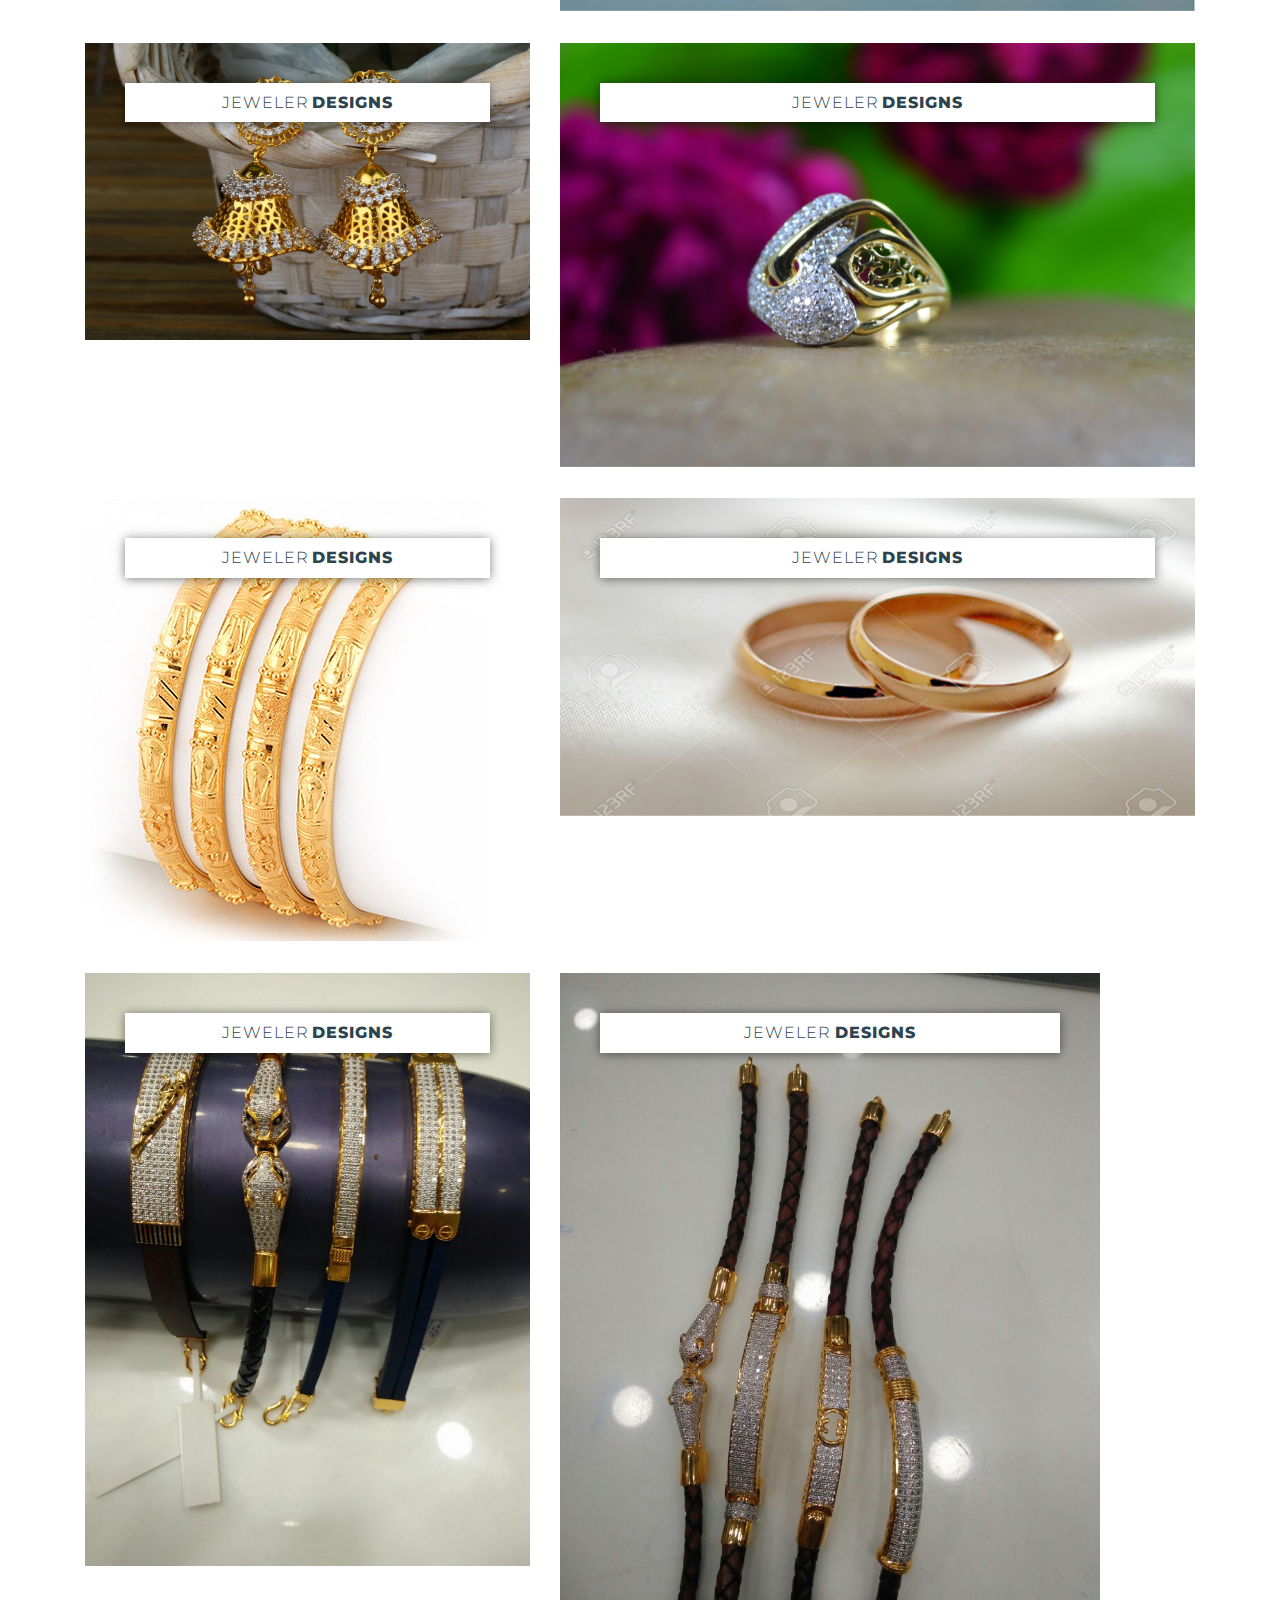
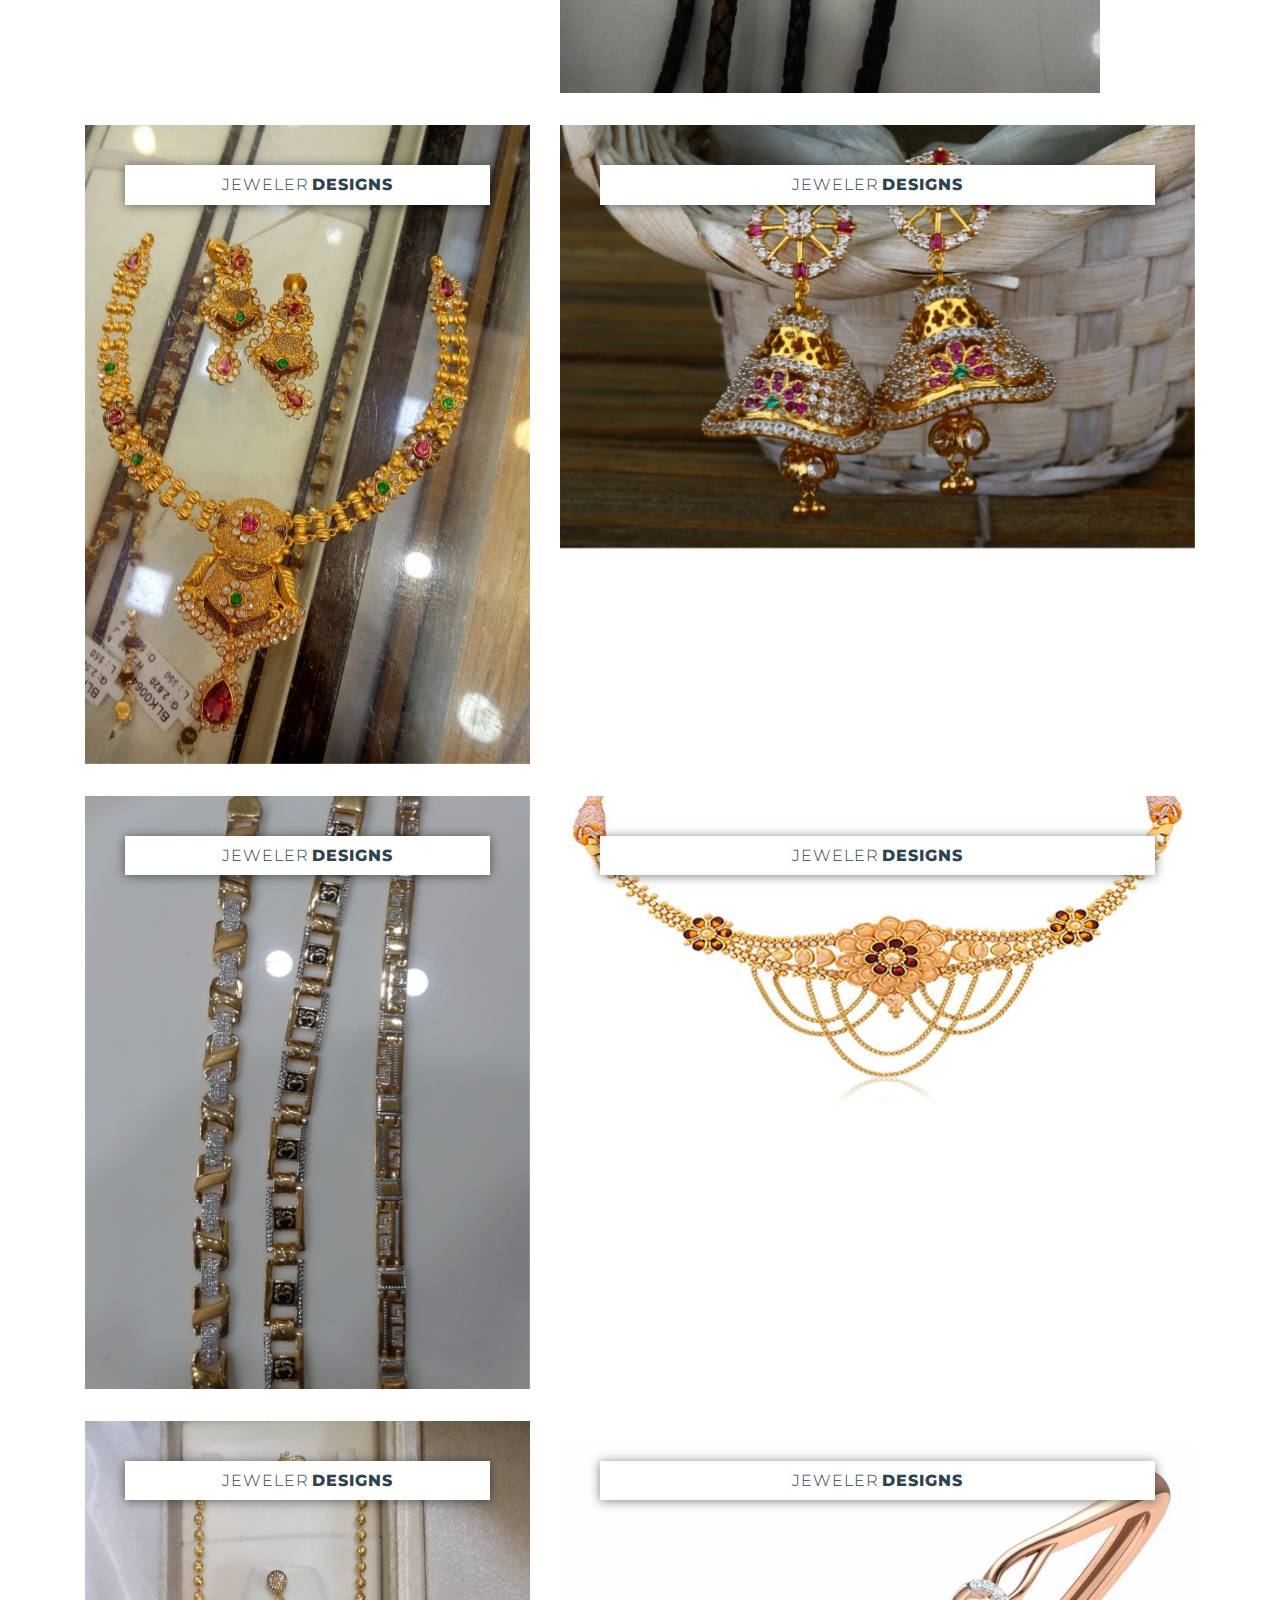
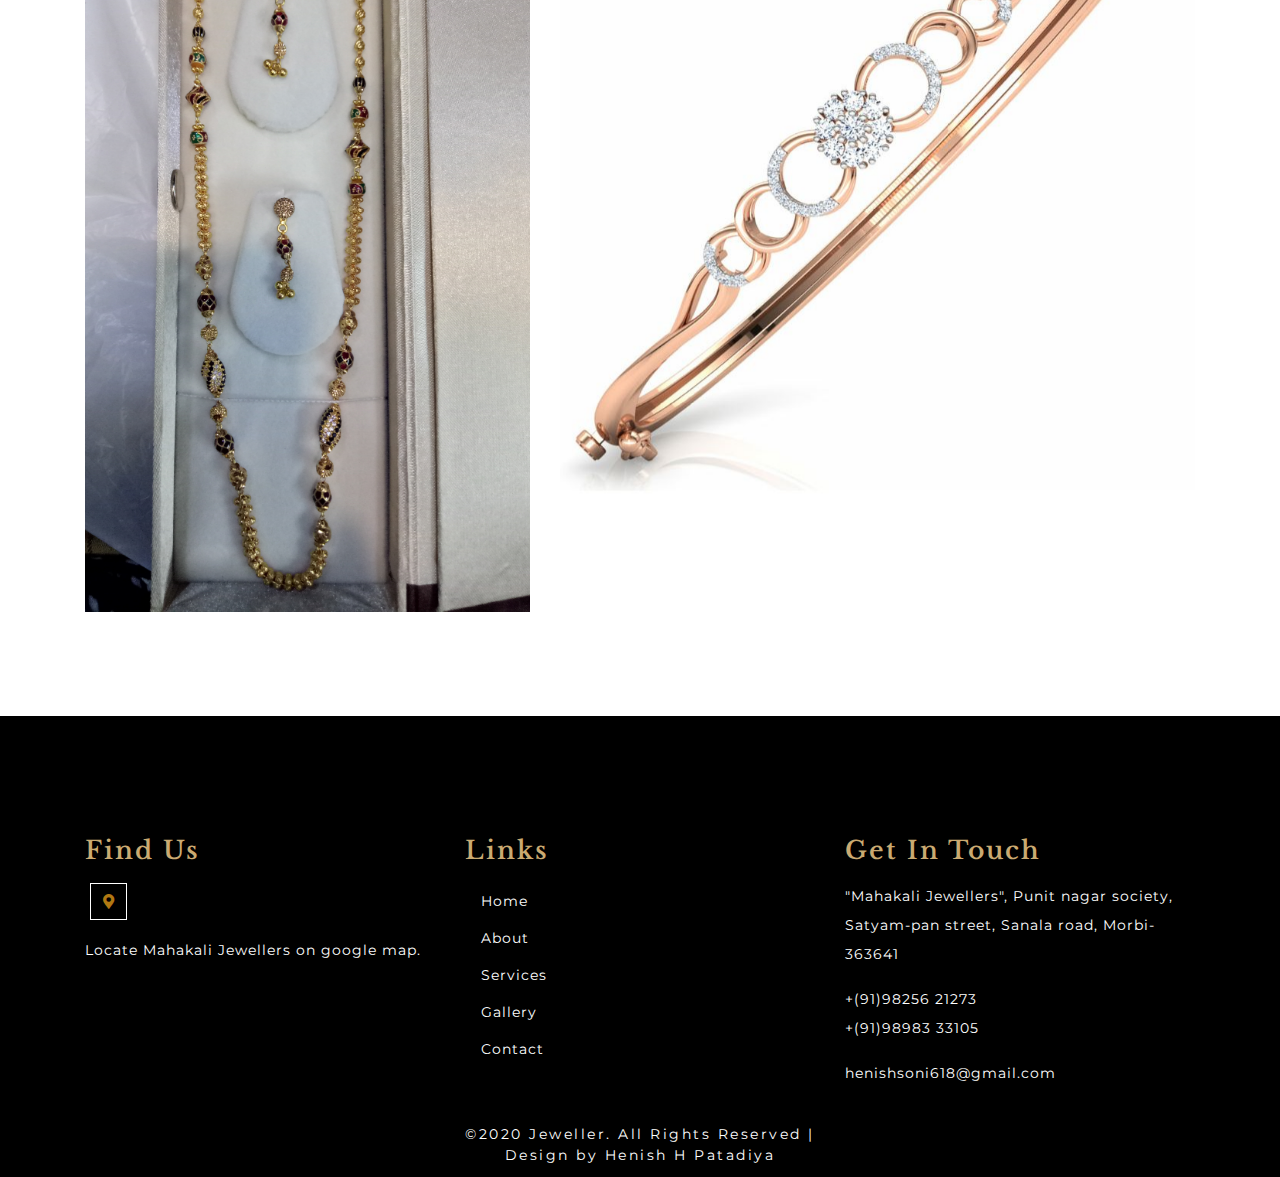
<file: Mahakali Jewellers/gallery.html>
<!DOCTYPE html>
<html lang="zxx">
   <head>
      <title>Gallary | Mahakali Jewellers</title>
      <!--meta tags -->
      <meta charset="UTF-8">
      <meta name="viewport" content="width=device-width, initial-scale=1">
      <meta name="keywords" content="Jeweler Responsive web template, Bootstrap Web Templates, Flat Web Templates, Android Compatible web template, 
         Smartphone Compatible web template, free webdesigns for Nokia, Samsung, LG, SonyEricsson, Motorola web design" />
      <script>
         addEventListener("load", function () {
         	setTimeout(hideURLbar, 0);
         }, false);
         
         function hideURLbar() {
         	window.scrollTo(0, 1);
         }
      </script>
      <!--//meta tags ends here-->
      <!--booststrap-->
      <link href="css/bootstrap.min.css" rel="stylesheet" type="text/css" media="all">
      <!--//booststrap end-->
      <!-- font-awesome icons -->
      <link href="css/fontawesome-all.min.css" rel="stylesheet" type="text/css" media="all">
      <!-- //font-awesome icons -->
      <!--gallery-->
      <link rel="stylesheet" href="css/lightbox.css">
      <!--//gallery-->
      <!--gallery-hover-->
      <link rel="stylesheet" type="text/css" href="css/set1.css" />
      <!--//gallery-hover-->
      <!--stylesheets-->
      <link href="css/style.css" rel='stylesheet' type='text/css' media="all">
      <!--//stylesheets-->
      <link href="//fonts.googleapis.com/css?family=Montserrat:300,400,500" rel="stylesheet">
      <link href="//fonts.googleapis.com/css?family=Libre+Baskerville:400,400i,700" rel="stylesheet">
      <link rel="icon" type="favicon-32x32.png" sizes="32x32" href="favicon-32x32.png">
   </head>
   <body>

<!--headder-->
      <div class="header-outs" id="header">
         <div class="header-w3layouts">
            <!--//navigation section -->
            <nav class="navbar navbar-expand-lg navbar-light">
               <div class="hedder-up">
                   <h1><a class="navbar-brand" href="index.html">MAHAKALI <br><p style="font-family: MV Boli;">Jewellers</p></a></h1>
               </div>
               <button class="navbar-toggler" type="button" data-toggle="collapse" data-target="#navbarSupportedContent" aria-controls="navbarSupportedContent" aria-expanded="false" aria-label="Toggle navigation">
               <span class="navbar-toggler-icon"></span>
               </button>
               <div class="collapse navbar-collapse flexRight" id="navbarSupportedContent">

                  <ul class="navbar-nav ">
                     <li class="nav-item active">
                        <a class="nav-link" href="index.html">Home </a>
                     </li>
                     <li class="nav-item">
                        <a href="about.html" class="nav-link">About</a>
                     </li>
                     <li class="nav-item">
                        <a href="service.html" class="nav-link">Service</a>
                     </li>
                     <li class="nav-item ">
                        <a href="gallery.html" class="nav-link">Gallery</a>
                     </li>
                     <li class="nav-item">
                        <a href="contact.html" class="nav-link">Contact</a>
                     </li>
                  </ul>
               </div>
            </nav>
            <div class="clearfix"> </div>
         </div>
         <!-- //Navigation -->
      <!--//headder-->
      
      <!-- banner -->
      <div class="inner_page-banner">
      </div>
      <!--//banner -->
      
      <!--Gallery-->
      <section class="gallery py-lg-4 py-md-3 py-sm-3 py-3">
         <div class="container py-lg-5 py-md-4 py-sm-4 py-3">
            <h3 class="title text-center mb-lg-5 mb-md-4 mb-sm-4 mb-3">Our Gallery</h3>
            <div class="row grid gallery-info">
               <div class="col-lg-7 col-md-7 gallery-grids">
                  <figure class="effect-steve">
                     <img src="images/g1.jpg" alt="img15"/>
                     <figcaption>
                        <h2>Jeweler<span> Designs</span></h2>
                        <p>Gents ring</p>
                        <a href="images/g1.jpg" class="gallery-box" data-lightbox="example-set" data-title="">
                        </a>
                     </figcaption>
                  </figure>
               </div>
               <div class="col-lg-5 col-md-5 gallery-grids">
                  <figure class="effect-steve">
                     <img src="images/g2.jpg" alt="img15"/>
                     <figcaption>
                        <h2>Jeweler<span> Designs</span></h2>
                        <p>Ladies ring</p>
                        <a href="images/g2.jpg" class="gallery-box" data-lightbox="example-set" data-title="">
                        </a>
                     </figcaption>
                  </figure>
               </div>
            </div>
            <div class="row grid gallery-info">
               <div class="col-lg-6 col-md-6 gallery-grids">
                  <figure class="effect-steve">
                     <img src="images/g3.jpg" alt="img15"/>
                     <figcaption>
                        <h2>Jeweler<span> Designs</span></h2>
                        <p>Couple rings</p>
                        <a href="images/g3.jpg" class="gallery-box" data-lightbox="example-set" data-title="">
                        </a>
                     </figcaption>
                  </figure>
               </div>
               <div class="col-lg-6 col-md-6 gallery-grids">
                  <figure class="effect-steve">
                     <img src="images/g4.jpg" alt="img15"/>
                     <figcaption>
                        <h2>Jeweler<span> Designs</span></h2>
                        <p>Ladies ring</p>
                        <a href="images/g4.jpg" class="gallery-box" data-lightbox="example-set" data-title="">
                        </a>
                     </figcaption>
                  </figure>
               </div>
            </div>
            <div class="row grid gallery-info">
               <div class="col-lg-5 col-md-5 gallery-grids">
                  <figure class="effect-steve">
                     <img src="images/g6.jpg" alt="img15"/>
                     <figcaption>
                        <h2>Jeweler<span> Designs</span></h2>
                        <p>Bangles</p>
                        <a href="images/g6.jpg" class="gallery-box" data-lightbox="example-set" data-title="">
                        </a>
                     </figcaption>
                  </figure>
               </div>
               <div class="col-lg-7 col-md-7 gallery-grids">
                  <figure class="effect-steve">
                     <img src="images/g7.jpg" alt="img15"/>
                     <figcaption>
                        <h2>Jeweler<span> Designs</span></h2>
                        <p>Ladies ring</p>
                        <a href="images/g7.jpg" class="gallery-box" data-lightbox="example-set" data-title="">
                        </a>
                     </figcaption>
                  </figure>
               </div>
            </div>
            <div class="row grid gallery-info">
               <div class="col-lg-5 col-md-5 gallery-grids">
                  <figure class="effect-steve">
                     <img src="images/g8.jpg" alt="img15"/>
                     <figcaption>
                        <h2>Jeweler<span> Designs</span></h2>
                        <p>Earrings</p>
                        <a href="images/g8.jpg" class="gallery-box" data-lightbox="example-set" data-title="">
                        </a>
                     </figcaption>
                  </figure>
               </div>
               <div class="col-lg-7 col-md-7 gallery-grids">
                  <figure class="effect-steve">
                     <img src="images/g9.jpg" alt="img15"/>
                     <figcaption>
                        <h2>Jeweler<span> Designs</span></h2>
                        <p>Gents ring</p>
                        <a href="images/g9.jpg" class="gallery-box" data-lightbox="example-set" data-title="">
                        </a>
                     </figcaption>
                  </figure>
               </div>
            </div>
            <div class="row grid gallery-info">
               <div class="col-lg-5 col-md-5 gallery-grids">
                  <figure class="effect-steve">
                     <img src="images/g10.jpg" alt="img15"/>
                     <figcaption>
                        <h2>Jeweler<span> Designs</span></h2>
                        <p>Banles</p>
                        <a href="images/g10.jpg" class="gallery-box" data-lightbox="example-set" data-title="">
                        </a>
                     </figcaption>
                  </figure>
               </div>
               <div class="col-lg-7 col-md-7 gallery-grids">
                  <figure class="effect-steve">
                     <img src="images/g12.jpg" alt="img15"/>
                     <figcaption>
                        <h2>Jeweler<span> Designs</span></h2>
                        <p>Couple rings</p>
                        <a href="images/g12.jpg" class="gallery-box" data-lightbox="example-set" data-title="">
                        </a>
                     </figcaption>
                  </figure>
               </div>
            </div>
            <div class="row grid gallery-info">
               <div class="col-lg-5 col-md-5 gallery-grids">
                  <figure class="effect-steve">
                     <img src="images/g15.jpg" alt="img15"/>
                     <figcaption>
                        <h2>Jeweler<span> Designs</span></h2>
                        <p>BRACELETS</p>
                        <a href="images/g15.jpg" class="gallery-box" data-lightbox="example-set" data-title="">
                        </a>
                     </figcaption>
                  </figure>
               </div>
               <div class="col-lg-6 col-md-6 gallery-grids">
                  <figure class="effect-steve">
                     <img src="images/g19.jpg" alt="img15"/>
                     <figcaption>
                        <h2>Jeweler<span> Designs</span></h2>
                        <p>BRACELETS</p>
                        <a href="images/g19.jpg" class="gallery-box" data-lightbox="example-set" data-title="">
                        </a>
                     </figcaption>
                  </figure20>
               </div>
            </div>
            <div class="row grid gallery-info">
               <div class="col-lg-5 col-md-5 gallery-grids">
                  <figure class="effect-steve">
                     <img src="images/g14.jpg" alt="img15"/>
                     <figcaption>
                        <h2>Jeweler<span> Designs</span></h2>
                        <p>neckless</p>
                        <a href="images/g14.jpg" class="gallery-box" data-lightbox="example-set" data-title="">
                        </a>
                     </figcaption>
                  </figure>
               </div>
               <div class="col-lg-7 col-md-7 gallery-grids">
                  <figure class="effect-steve">
                     <img src="images/g16.jpg" alt="img15"/>
                     <figcaption>
                        <h2>Jeweler<span> Designs</span></h2>
                        <p>Earring</p>
                        <a href="images/g16.jpg" class="gallery-box" data-lightbox="example-set" data-title="">
                        </a>
                     </figcaption>
                  </figure>
               </div>
            </div>
            <div class="row grid gallery-info">
               <div class="col-lg-5 col-md-5 gallery-grids">
                  <figure class="effect-steve">
                     <img src="images/g17.jpg" alt="img15"/>
                     <figcaption>
                        <h2>Jeweler<span> Designs</span></h2>
                        <p>BRACELETS</p>
                        <a href="images/g17.jpeg" class="gallery-box" data-lightbox="example-set" data-title="">
                        </a>
                     </figcaption>
                  </figure>
               </div>
               <div class="col-lg-7 col-md-7 gallery-grids">
                  <figure class="effect-steve">
                     <img src="images/g18.jpg" alt="img15"/>
                     <figcaption>
                        <h2>Jeweler<span> Designs</span></h2>
                        <p>Neckless</p>
                        <a href="images/g18.jpg" class="gallery-box" data-lightbox="example-set" data-title="">
                        </a>
                     </figcaption>
                  </figure>
               </div>
            </div>
            <div class="row grid gallery-info">
               <div class="col-lg-5 col-md-5 gallery-grids">
                  <figure class="effect-steve">
                     <img src="images/g21.jpg" alt="img15"/>
                     <figcaption>
                        <h2>Jeweler<span> Designs</span></h2>
                        <p>Mala</p>
                        <a href="images/g21.jpg" class="gallery-box" data-lightbox="example-set" data-title="">
                        </a>
                     </figcaption>
                  </figure>
               </div>
               <div class="col-lg-7 col-md-7 gallery-grids">
                  <figure class="effect-steve">
                     <img src="images/g20.jpg" alt="img15"/>
                     <figcaption>
                        <h2>Jeweler<span> Designs</span></h2>
                        <p>Bracelets</p>
                        <a href="images/g20.jpg" class="gallery-box" data-lightbox="example-set" data-title="">
                        </a>
                     </figcaption>
                  </figure>
               </div>
            </div>
         </div>
      </section>
      <!--//Gallery-->
      
    <!--Footer -->
      <section class="buttom-footer py-lg-4 py-md-3 py-sm-3 py-3">
         <div class="container pt-lg-5 pt-md-5 pt-sm-4 pt-4">
        
             <div class="pt-lg-5 pt-md-5 pt-sm-4 pt-3">
               <div class="row footer-agile-grids ">
                  <div class="col-lg-4 col-md-4 col-sm-4 wthree-left-right">
                     <h4>Find Us</h4>
                     <div class="icons">
                        <ul>
                           <li><a href="https://goo.gl/maps/3K3iskBR4KcD47hs8" target="_blank"><span class="fas fa-map-marker-alt"></span></a></li>
                          
                        </ul>
                        <p class="pt-3">Locate Mahakali Jewellers on google map.</p>
                     </div>

                  </div>
                  <div class="col-lg-4 col-md-4 col-sm-4 wthree-left-right">
                     <h4>Links</h4>
                     <nav class="border-line">
                        <ul class="nav flex-column">
                           <li class="nav-item active">
                              <a class="nav-link" href="index.html">Home <span class="sr-only">(current)</span></a>
                           </li>
                           <li class="nav-item">
                              <a href="about.html" class="nav-link ">About</a>
                           </li>
                           <li class="nav-item">
                              <a href="service.html" class="nav-link">Services</a>
                           </li>
                           <li class="nav-item">
                              <a href="gallery.html" class="nav-link">Gallery</a>
                           </li>
                           <li class="nav-item">
                              <a href="contact.html" class="nav-link">Contact</a>
                           </li>
                        </ul>
                     </nav>
                  </div>
                  
                  <div class="wthree-left-right col-lg-4 col-md-4 col-sm-4">
                     <h4 class="pb-lg-3 pb-3">Get In Touch</h4>
                     <div class="bottom-para pb-3">
                         <p>"Mahakali Jewellers", Punit nagar society,<br>Satyam-pan street, Sanala road, Morbi-363641</p>
                     </div>
                     <div class="bottom-para">
                         <p> <a href="tel://9825621273">+(91)98256 21273</a><br><a href="tel://9898333105">+(91)98983 33105</a></p>
                     </div>
                     <div class="bottom-para pt-3">
                        <p>
                           <a href="mailto:henishsoni618@gmail.com">henishsoni618@gmail.com</a>
                        </p>
                     </div>
                  </div>
               </div>
            </div>
         </div>
      </section>
      <footer>
         <p>©2020 Jeweller. All Rights Reserved | <br>Design by <a  target="_blank">Henish H Patadiya</a></p>
      </footer>
      <!-- //Footer -->
      <!--js working-->
      <script src='js/jquery-2.2.3.min.js'></script>
      <!--//js working-->
      <!-- gallery -->
      <script src="js/lightbox-plus-jquery.min.js"></script>
      <!-- //gallery -->
      <!-- start-smoth-scrolling -->
      <script src="js/move-top.js"></script>
      <script src="js/easing.js"></script>
      <script>
         jQuery(document).ready(function ($) {
         	$(".scroll").click(function (event) {
         		event.preventDefault();
         		$('html,body').animate({
         			scrollTop: $(this.hash).offset().top
         		}, 900);
         	});
         });
      </script>
      <!-- start-smoth-scrolling -->
      <!-- here stars scrolling icon -->
      <script>
         $(document).ready(function () {
         
         	var defaults = {
         		containerID: 'toTop', // fading element id
         		containerHoverID: 'toTopHover', // fading element hover id
         		scrollSpeed: 1200,
         		easingType: 'linear'
         	};
         
         
         	$().UItoTop({
         		easingType: 'easeOutQuart'
         	});
         
         });
      </script>
      <!-- //here ends scrolling icon -->
      <!--bootstrap working-->
      <script src="js/bootstrap.min.js"></script>
      <!-- //bootstrap working-->
   </body>
</html>
</file>
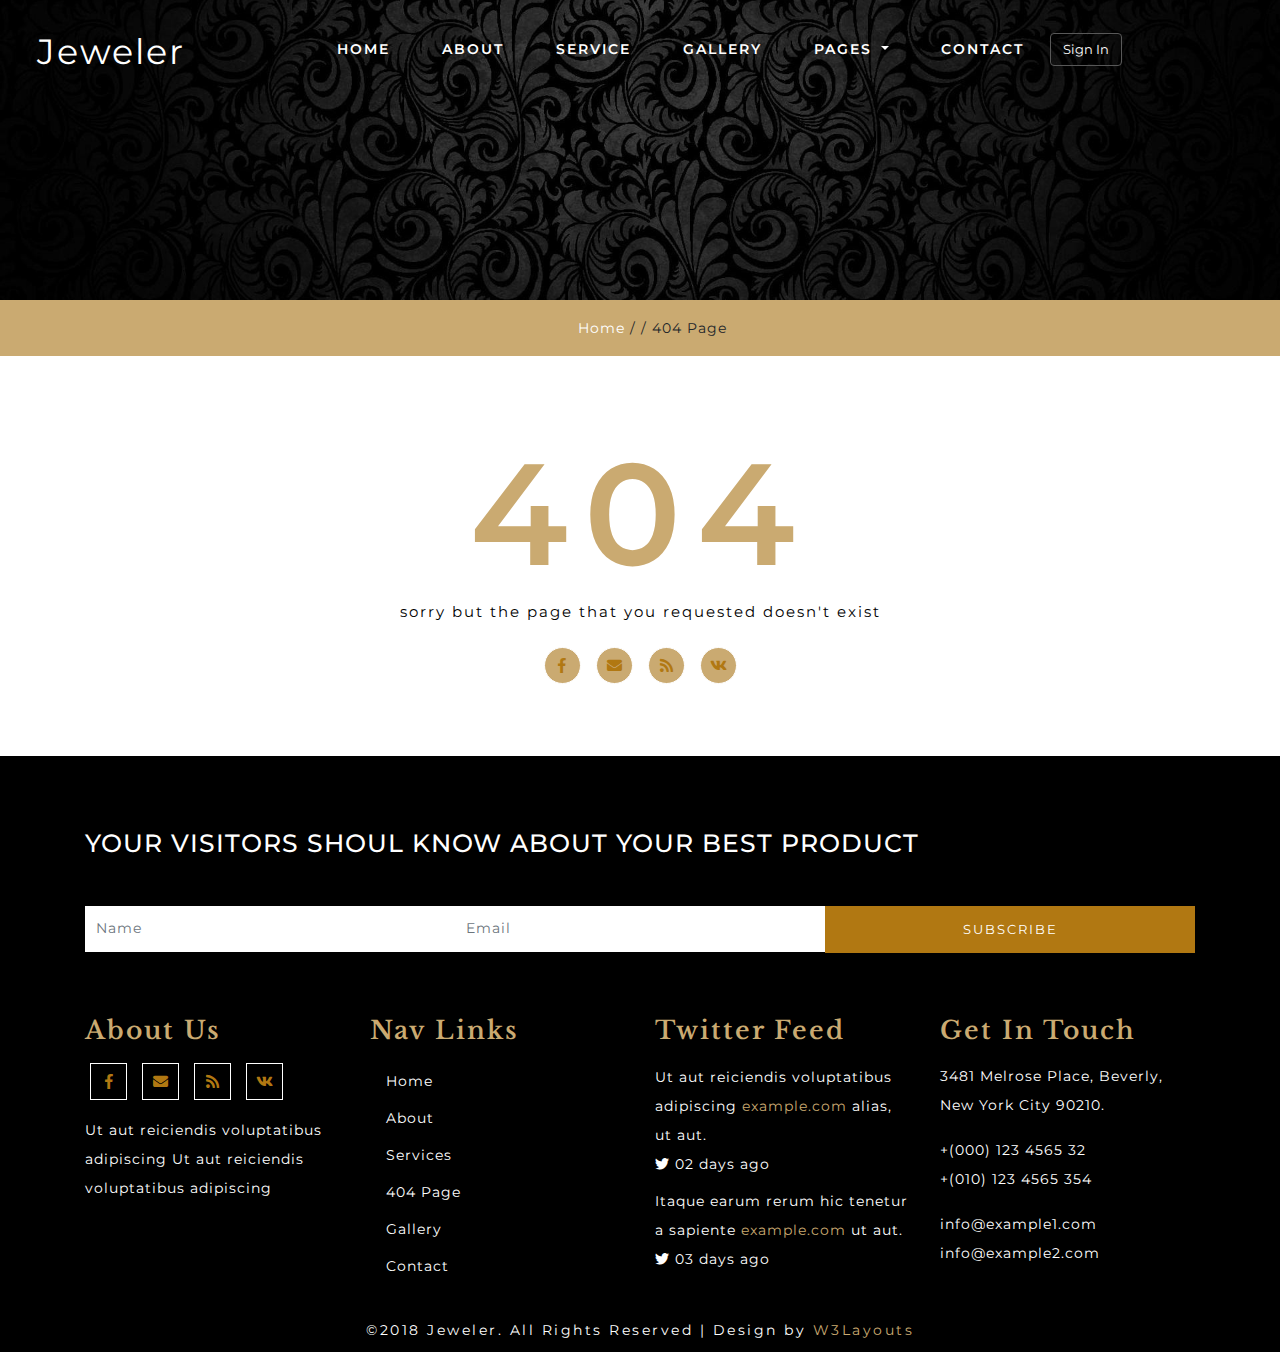
<file: Mahakali Jewellers/icon.html>
<!--A Design by W3layouts
   Author: W3layout
   Author URL: http://w3layouts.com
   -->
<!DOCTYPE html>
<html lang="zxx">
   <head>
      <title>Jeweler a Fashion Category Bootstrap Responsive Web Template| Home :: w3layouts</title>
      <!--meta tags -->
      <meta charset="UTF-8">
      <meta name="viewport" content="width=device-width, initial-scale=1">
      <meta name="keywords" content="Jeweler Responsive web template, Bootstrap Web Templates, Flat Web Templates, Android Compatible web template, 
         Smartphone Compatible web template, free webdesigns for Nokia, Samsung, LG, SonyEricsson, Motorola web design" />
      <script>
         addEventListener("load", function () {
         	setTimeout(hideURLbar, 0);
         }, false);
         
         function hideURLbar() {
         	window.scrollTo(0, 1);
         }
      </script>
      <!--//meta tags ends here-->
      <!--booststrap-->
      <link href="css/bootstrap.min.css" rel="stylesheet" type="text/css" media="all">
      <!--//booststrap end-->
      <!-- font-awesome icons -->
      <link href="css/fontawesome-all.min.css" rel="stylesheet" type="text/css" media="all">
      <!-- //font-awesome icons -->
      <!--stylesheets-->
      <link href="css/style.css" rel='stylesheet' type='text/css' media="all">
      <!--//stylesheets-->
      <link href="//fonts.googleapis.com/css?family=Montserrat:300,400,500" rel="stylesheet">
	  <link href="//fonts.googleapis.com/css?family=Libre+Baskerville:400,400i,700" rel="stylesheet">
   </head>
   <body>
      <!--headder-->
      <div class="header-outs" id="header">
         <div class="header-w3layouts">
            <!--//navigation section -->
            <nav class="navbar navbar-expand-lg navbar-light">
               <div class="hedder-up">
                  <h1><a class="navbar-brand" href="index.html">Jeweler</a></h1>
               </div>
               <button class="navbar-toggler" type="button" data-toggle="collapse" data-target="#navbarSupportedContent" aria-controls="navbarSupportedContent" aria-expanded="false" aria-label="Toggle navigation">
               <span class="navbar-toggler-icon"></span>
               </button>
               <div class="collapse navbar-collapse justify-content-center" id="navbarSupportedContent">
                  <ul class="navbar-nav ">
                     <li class="nav-item ">
                        <a class="nav-link" href="index.html">Home <span class="sr-only">(current)</span></a>
                     </li>
                     <li class="nav-item">
                        <a href="about.html" class="nav-link">About</a>
                     </li>
                     <li class="nav-item">
                        <a href="service.html" class="nav-link">Service</a>
                     </li>
                     <li class="nav-item">
                        <a href="gallery.html" class="nav-link">Gallery</a>
                     </li>
                     <li class="nav-item dropdown active">
                        <a class="nav-link dropdown-toggle" href="#" id="navbarDropdown" role="button" data-toggle="dropdown" aria-haspopup="true" aria-expanded="false">
                        Pages
                        </a>
                        <div class="dropdown-menu" aria-labelledby="navbarDropdown">
                           <a class="nav-link" href="icon.html">404 Page</a>
                           <a class="nav-link " href="typography.html">Typography</a>
                        </div>
                     </li>
                     <li class="nav-item">
                        <a href="contact.html" class="nav-link">Contact</a>
                     </li>
                  </ul>
                  <div class="sing-up-jel ">
                     <button type="button" class="btn btn-primary" data-toggle="modal" data-target="#exampleModal">
                     Sign In
                     </button>
                  </div>
               </div>
            </nav>
            <div class="clearfix"> </div>
         </div>
      </div>
      <!-- //Navigation -->
      <!--//headder-->
      <!--//banner -->
      <div class="inner_page-banner">
      </div>
      <!--//banner -->
      <!-- short -->
      <div class="using-border py-3">
         <div class="inner_breadcrumb  ml-4">
            <ul class="short_ls">
               <li>
                  <a href="index.html">Home</a>
                  <span>/ /</span>
               </li>
               <li>404 Page</li>
            </ul>
         </div>
      </div>
      <!-- //short-->
      <!-- 404 page -->
      <section class="about-inner py-lg-4 py-md-3 py-sm-3 py-3">
         <div class="container-fluid py-lg-5 py-md-4 py-sm-4 py-3">
            <div class="page-not-agile text-center">
               <h4>404</h4>
               <div class="sub-text-page">
                  <p>sorry but the page that you requested doesn't exist</p>
               </div>
               <div class="icons-social pt-lg-4 pt-md-3 pt-3">
                  <ul>
                     <li><a href="#"><span class="fab fa-facebook-f"></span></a></li>
                     <li><a href="#"><span class="fas fa-envelope"></span></a></li>
                     <li><a href="#"><span class="fas fa-rss"></span></a></li>
                     <li><a href="#"><span class="fab fa-vk"></span></a></li>
                  </ul>
                  </ul>
               </div>
            </div>
         </div>
      </section>
      <!--//404 page-->
      <!-- Modal 1-->
      <div class="modal fade" id="exampleModal" tabindex="-1" role="dialog" aria-labelledby="exampleModalLabel" aria-hidden="true">
         <div class="modal-dialog" role="document">
            <div class="modal-content">
               <div class="modal-header">
                  <h5 class="modal-title" id="exampleModalLabel">Sign In</h5>
                  <button type="button" class="close" data-dismiss="modal" aria-label="Close">
                  <span aria-hidden="true">&times;</span>
                  </button>
               </div>
               <div class="modal-body">
                  <div class="register-form">
                     <form action="#" method="post">
                        <div class="fields-grid">
                           <div class="styled-input">
                              <input type="text" placeholder="Your Name" name="Your Name" required="">
                           </div>
                           <div class="styled-input">
                              <input type="email" placeholder="Your Email" name="Your Email" required="">
                           </div>
                           <div class="styled-input">
                              <input type="password" placeholder="password" name="password" required="">
                           </div>
                           <button type="submit" class="btn-block mb-3">Sign In</button>
                        </div>
                     </form>
                  </div>
               </div>
               <div class="modal-footer">
                  <div class="sing-up-jeweler ">
                     <a href="#" class="text-left" data-toggle="modal" data-target="#myModal3"> Don't Have an Account...?</a>
                  </div>
                  <button type="button" class="btn btn-secondary" data-dismiss="modal">Close</button>
               </div>
            </div>
         </div>
      </div>
      <!-- //Modal 1-->
      <!-- Modal2 -->
      <div class="modal fade" id="myModal3" tabindex="-1" role="dialog">
         <div class="modal-dialog">
            <!-- Modal content-->
            <div class="modal-content">
               <div class="modal-header_w3layouts_agile">
                  <button type="button" class="close" data-dismiss="modal">&times;</button>
                  <div class="signin-form profile">
                     <div class="register-form">
                        <h3 class="sign">Sign Up</h3>
                        <div class="login-form">
                           <form action="#" method="post">
                              <input type="text" name="name" placeholder="Name" required="">
                              <input type="email" name="email" placeholder="Email" required="">
                              <input type="password" name="password" placeholder="Password" id="password" required="">
                              <input type="password" placeholder="Confirm Password" id="confirm_password" required>
                              <button type="submit" class="btn-block mb-3">Sign Up</button>
                           </form>
                        </div>
                     </div>
                     <div class="clearfix"></div>
                  </div>
                  <div class="modal-footer">
                     <button type="button" class="btn btn-secondary" data-dismiss="modal">Close</button>
                     <button type="button" class="btn btn-primary">Save changes</button>
                  </div>
               </div>
            </div>
         </div>
      </div>
      <!-- //Modal2 -->
      <!--Footer -->
      <section class="buttom-footer py-lg-4 py-md-3 py-sm-3 py-3">
         <div class="container pt-lg-5 pt-md-5 pt-sm-4 pt-4">
            <div class="state-us mb-lg-5 mb-md-4 mb-3">
               <h4>YOUR VISITORS SHOUL KNOW ABOUT YOUR BEST PRODUCT</h4>
            </div>
            <form>
               <div class="subscribe-form">
                  <div class=" email-info">
                     <div class="form-group  fill-all-form">
                        <input type="text" class="form-control" placeholder="Name" required="">
                     </div>
                  </div>
                  <div class=" email-info">
                     <div class="form-group fill-all-form">
                        <input type="email" class="form-control" placeholder="Email" required="">
                     </div>
                  </div>
                  <div class=" email-info">
                     <button type="submit" class="btn click-me btn-block">Subscribe</button>
                  </div>
               </div>
            </form>
            <div class="pt-lg-5 pt-md-5 pt-sm-4 pt-3">
               <div class="row footer-agile-grids ">
                  <div class="col-lg-3 col-md-6 col-sm-6 wthree-left-right">
                     <h4>About Us</h4>
                     <div class="icons">
                        <ul>
                           <li><a href="#"><span class="fab fa-facebook-f"></span></a></li>
                           <li><a href="#"><span class="fas fa-envelope"></span></a></li>
                           <li><a href="#"><span class="fas fa-rss"></span></a></li>
                           <li><a href="#"><span class="fab fa-vk"></span></a></li>
                        </ul>
                        <p class="pt-3">Ut aut reiciendis voluptatibus adipiscing Ut aut reiciendis voluptatibus adipiscing</p>
                     </div>
                  </div>
                  <div class="col-lg-3 col-md-6 col-sm-6 wthree-left-right">
                     <h4>Nav Links</h4>
                     <nav class="border-line">
                        <ul class="nav flex-column">
                           <li class="nav-item active">
                              <a class="nav-link" href="index.html">Home <span class="sr-only">(current)</span></a>
                           </li>
                           <li class="nav-item">
                              <a href="about.html" class="nav-link ">About</a>
                           </li>
                           <li class="nav-item">
                              <a href="service.html" class="nav-link">Services</a>
                           </li>
                           <li class="nav-item">
                              <a href="icon.html" class="nav-link ">404 Page</a>
                           </li>
                           <li class="nav-item">
                              <a href="gallery.html" class="nav-link">Gallery</a>
                           </li>
                           <li class="nav-item">
                              <a href="contact.html" class="nav-link">Contact</a>
                           </li>
                        </ul>
                     </nav>
                  </div>
                  <div class="col-lg-3 col-md-6 col-sm-6 wthree-left-right">
                     <h4>Twitter Feed</h4>
                     <div class="addres-up">
                        <ul class="w3agile_footer_grid_list">
                           <li class="mb-2">
                              Ut aut reiciendis voluptatibus adipiscing
                              <a href="#">example.com</a> alias, ut aut.
                              <p>
                                 <span class="fab fa-twitter"></span> 02 days ago
                              </p>
                           </li>
                           <li>
                              Itaque earum rerum hic tenetur a sapiente
                              <a href="#">example.com</a> ut aut.
                              <p>
                                 <span class="fab fa-twitter"></span> 03 days ago
                              </p>
                           </li>
                        </ul>
                     </div>
                  </div>
                  <div class="wthree-left-right col-lg-3 col-md-6 col-sm-6">
                     <h4 class="pb-lg-3 pb-3">Get In Touch</h4>
                     <div class="bottom-para pb-3">
                        <p>3481 Melrose Place, Beverly,<br>New York City 90210.</p>
                     </div>
                     <div class="bottom-para">
                        <p>+(000) 123 4565 32 <br>+(010) 123 4565 354</p>
                     </div>
                     <div class="bottom-para pt-3">
                        <p><a href="mailto:info@example.com">info@example1.com</a> 
                           <br><a href="mailto:info@example.com">info@example2.com</a>
                        </p>
                     </div>
                  </div>
               </div>
            </div>
         </div>
      </section>
      <footer>
         <p>©2018 Jeweler. All Rights Reserved | Design by <a href="http://www.W3Layouts.com" target="_blank">W3Layouts</a></p>
      </footer>
      <!-- //Footer -->
      <!--js working-->
      <script src='js/jquery-2.2.3.min.js'></script>
      <!--//js working-->
      <!-- start-smoth-scrolling -->
      <script src="js/move-top.js"></script>
      <script src="js/easing.js"></script>
      <script>
         jQuery(document).ready(function ($) {
         	$(".scroll").click(function (event) {
         		event.preventDefault();
         		$('html,body').animate({
         			scrollTop: $(this.hash).offset().top
         		}, 900);
         	});
         });
      </script>
      <!-- start-smoth-scrolling -->
      <!-- here stars scrolling icon -->
      <script>
         $(document).ready(function () {
         
         	var defaults = {
         		containerID: 'toTop', // fading element id
         		containerHoverID: 'toTopHover', // fading element hover id
         		scrollSpeed: 1200,
         		easingType: 'linear'
         	};
         
         
         	$().UItoTop({
         		easingType: 'easeOutQuart'
         	});
         
         });
      </script>
      <!-- //here ends scrolling icon -->
      <!--bootstrap working-->
      <script src="js/bootstrap.min.js"></script>
      <!-- //bootstrap working-->
   </body>
</html>
</file>
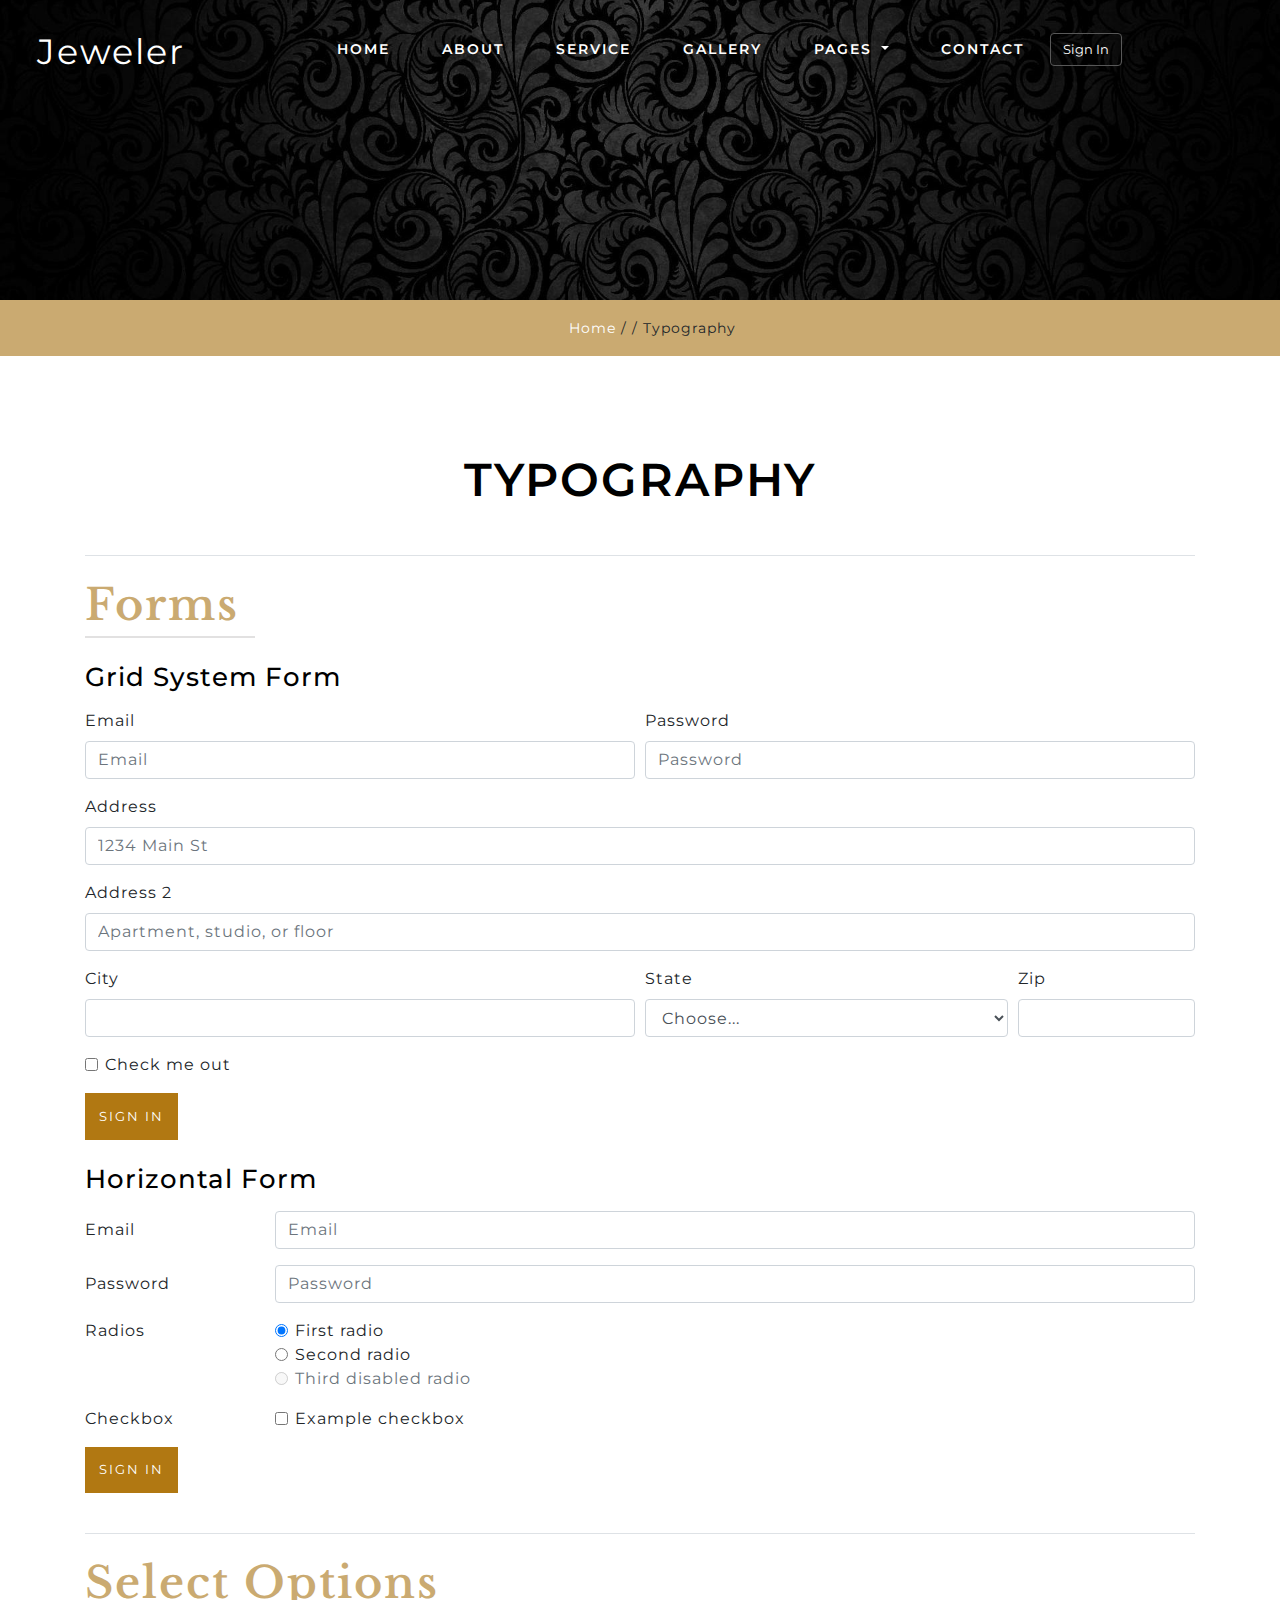
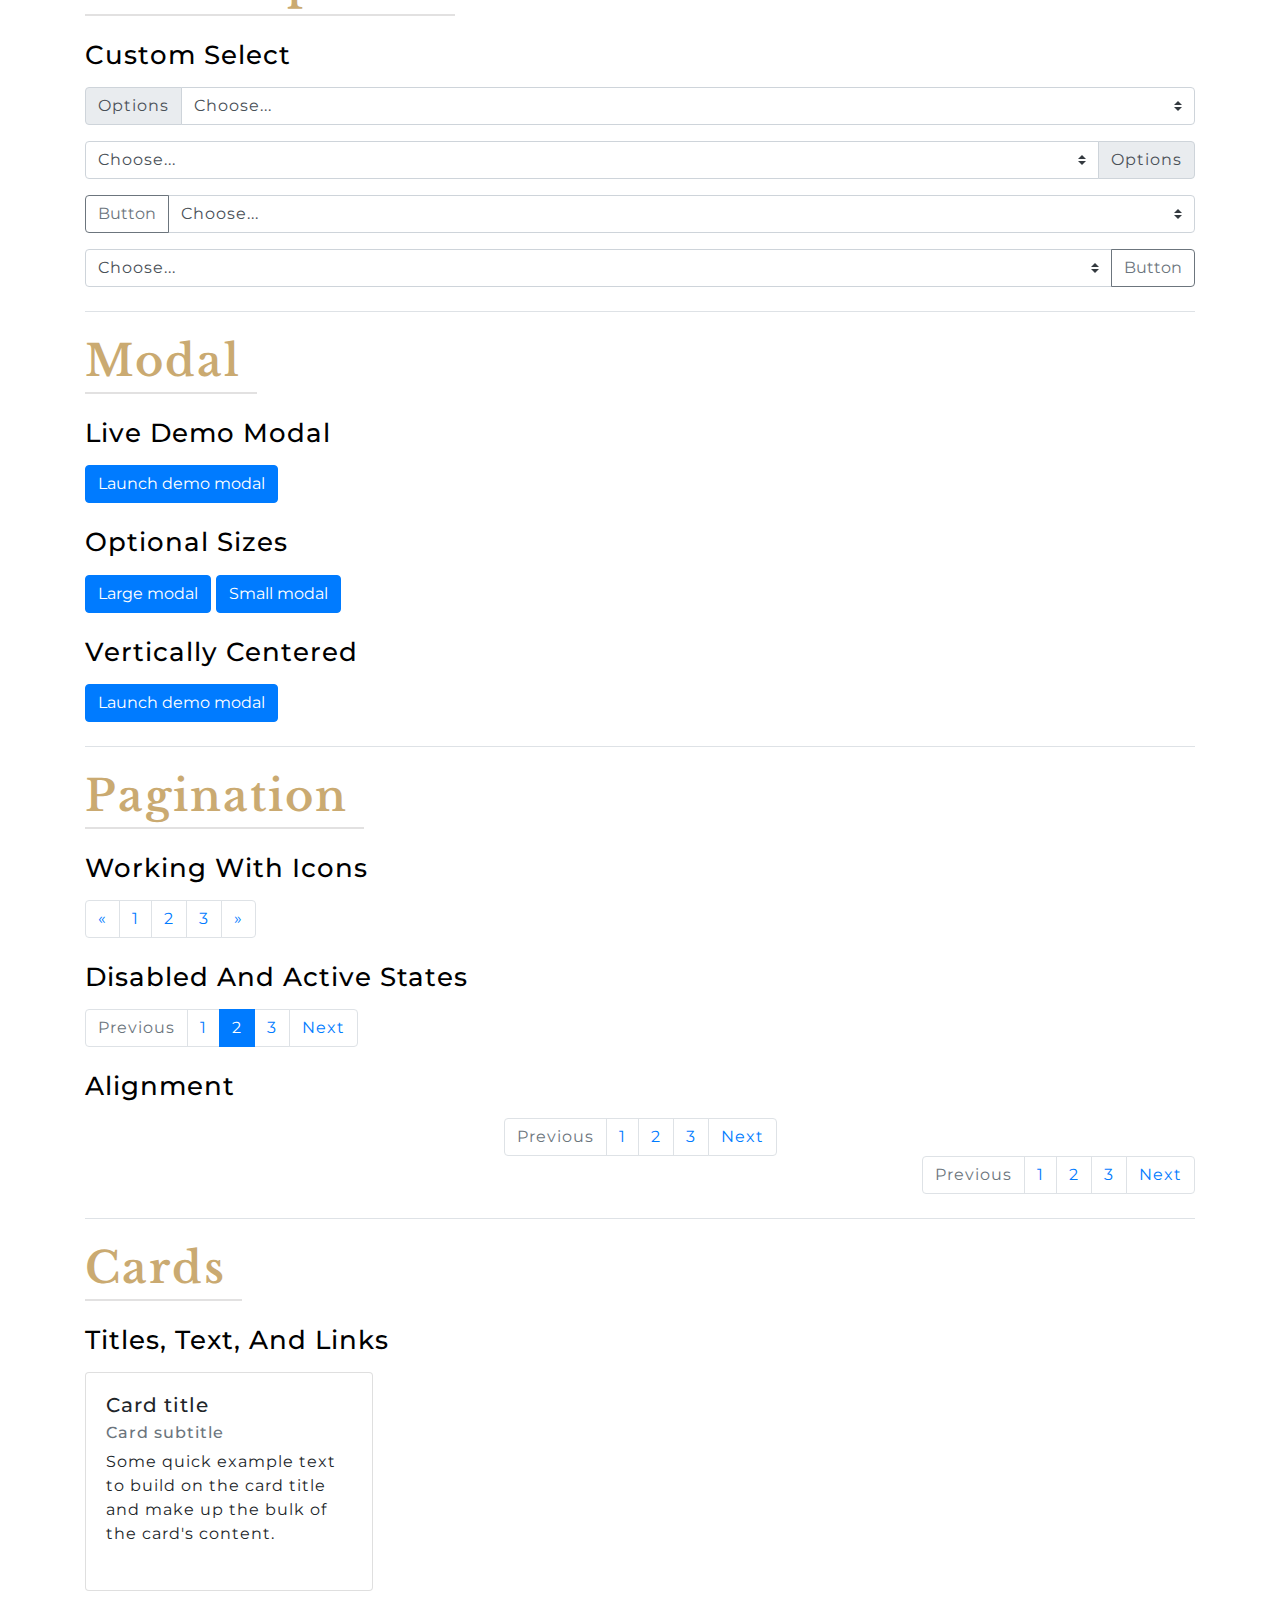
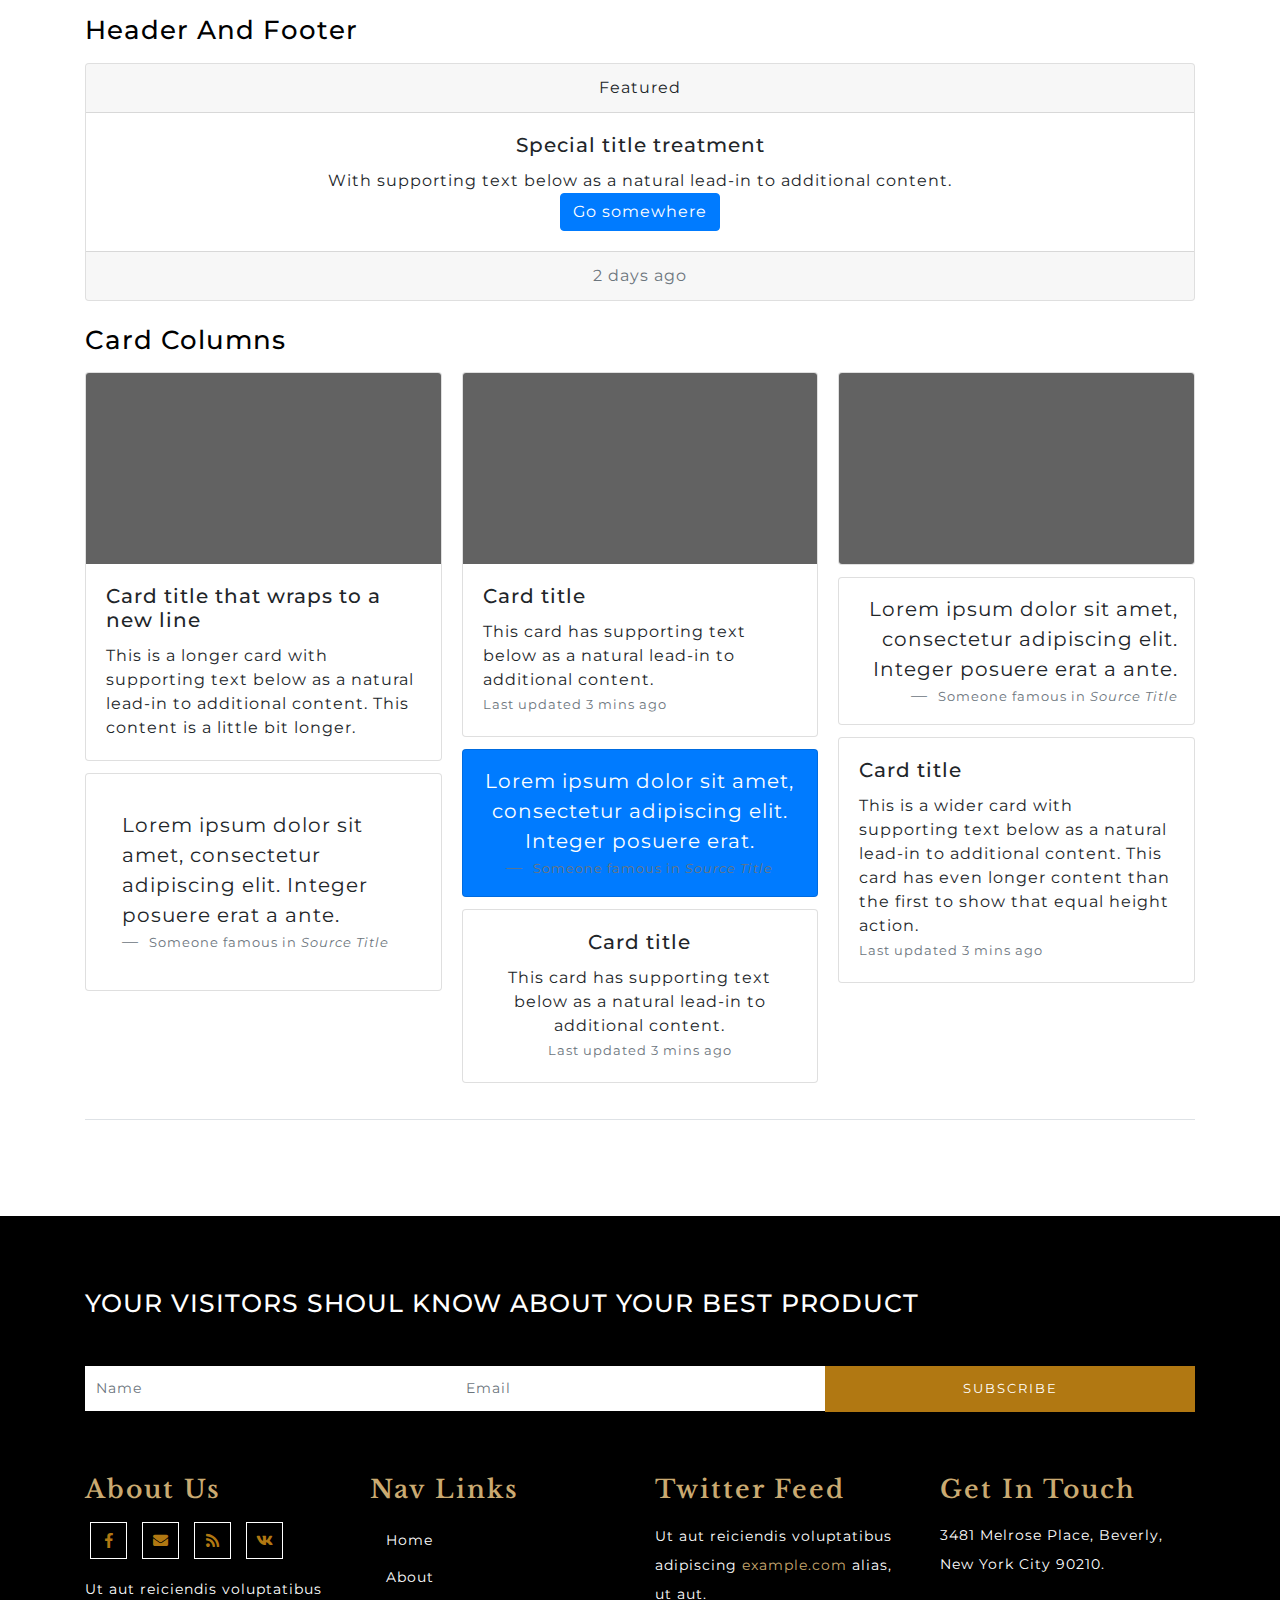
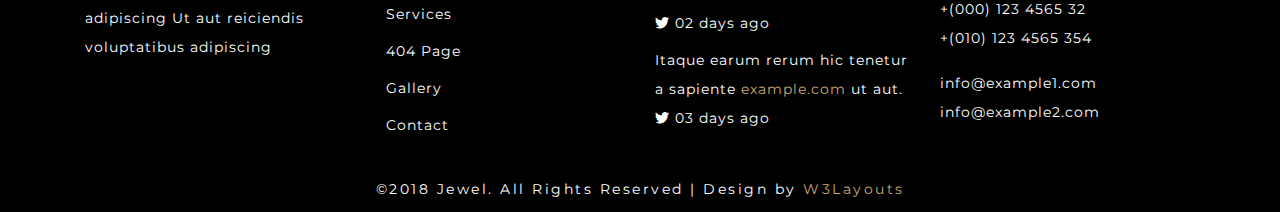
<file: Mahakali Jewellers/typography.html>
<!--A Design by W3layouts
   Author: W3layout
   Author URL: http://w3layouts.com
   -->
<!DOCTYPE html>
<html lang="zxx">
   <head>
      <title>Jeweler a Fashion Category Bootstrap Responsive Web Template| Home :: w3layouts</title>
      <!--meta tags -->
      <meta charset="UTF-8">
      <meta name="viewport" content="width=device-width, initial-scale=1">
      <meta name="keywords" content="Jeweler Responsive web template, Bootstrap Web Templates, Flat Web Templates, Android Compatible web template, 
         Smartphone Compatible web template, free webdesigns for Nokia, Samsung, LG, SonyEricsson, Motorola web design" />
      <script>
         addEventListener("load", function () {
         	setTimeout(hideURLbar, 0);
         }, false);
         
         function hideURLbar() {
         	window.scrollTo(0, 1);
         }
      </script>
      <!--//meta tags ends here-->
      <!--booststrap-->
      <link href="css/bootstrap.min.css" rel="stylesheet" type="text/css" media="all">
      <!--//booststrap end-->
      <!-- font-awesome icons -->
      <link href="css/fontawesome-all.min.css" rel="stylesheet" type="text/css" media="all">
      <!-- //font-awesome icons -->
      <!--stylesheets-->
      <link href="css/style.css" rel='stylesheet' type='text/css' media="all">
      <!--//stylesheets-->
      <link href="//fonts.googleapis.com/css?family=Montserrat:300,400,500" rel="stylesheet">
	  <link href="//fonts.googleapis.com/css?family=Libre+Baskerville:400,400i,700" rel="stylesheet">
   </head>
   <body>
      <!--headder-->
      <div class="header-outs" id="header">
         <div class="header-w3layouts">
            <!--//navigation section -->
            <nav class="navbar navbar-expand-lg navbar-light">
               <div class="hedder-up">
                  <h1><a class="navbar-brand" href="index.html">Jeweler</a></h1>
               </div>
               <button class="navbar-toggler" type="button" data-toggle="collapse" data-target="#navbarSupportedContent" aria-controls="navbarSupportedContent" aria-expanded="false" aria-label="Toggle navigation">
               <span class="navbar-toggler-icon"></span>
               </button>
               <div class="collapse navbar-collapse justify-content-center" id="navbarSupportedContent">
                  <ul class="navbar-nav ">
                     <li class="nav-item">
                        <a class="nav-link" href="index.html">Home <span class="sr-only">(current)</span></a>
                     </li>
                     <li class="nav-item">
                        <a href="about.html" class="nav-link">About</a>
                     </li>
                     <li class="nav-item">
                        <a href="service.html" class="nav-link">Service</a>
                     </li>
                     <li class="nav-item">
                        <a href="gallery.html" class="nav-link">Gallery</a>
                     </li>
                     <li class="nav-item dropdown active">
                        <a class="nav-link dropdown-toggle" href="#" id="navbarDropdown" role="button" data-toggle="dropdown" aria-haspopup="true" aria-expanded="false">
                        Pages
                        </a>
                        <div class="dropdown-menu" aria-labelledby="navbarDropdown">
                           <a class="nav-link" href="icon.html">404 Page</a>
                           <a class="nav-link " href="typography.html">Typography</a>
                        </div>
                     </li>
                     <li class="nav-item">
                        <a href="contact.html" class="nav-link">Contact</a>
                     </li>
                  </ul>
                  <div class="sing-up-jel ">
                     <button type="button" class="btn btn-primary" data-toggle="modal" data-target="#exampleModal">
                     Sign In
                     </button>
                  </div>
               </div>
            </nav>
            <div class="clearfix"> </div>
         </div>
      </div>
      <!-- //Navigation -->
      <!--//headder-->
      <!-- banner -->
      <div class="inner_page-banner">
      </div>
      <!--//banner -->
      <!-- short -->
      <div class="using-border py-3">
         <div class="inner_breadcrumb  ml-4">
            <ul class="short_ls">
               <li>
                  <a href="index.html">Home</a>
                  <span>/ /</span>
               </li>
               <li>Typography</li>
            </ul>
         </div>
      </div>
      <!-- //short-->
      <!--Typography-->
      <section class="inner-pages py-5">
         <div class="container py-xl-5 py-sm-3">
            <h3 class="title text-center mb-lg-5 mb-md-4 mb-sm-4 mb-3">Typography</h3>
            <!-- forms -->
            <section class="typo-section py-4 border-top border-bottom">
               <h3 class="typo-main-heading mb-lg-4 mb-3 pr-3 pb-1">Forms</h3>
               <h4 class="typo-sub-heading mb-3">Grid System Form</h4>
               <!-- form1 -->
               <form>
                  <div class="form-row">
                     <div class="form-group col-md-6">
                        <label for="inputEmail4">Email</label>
                        <input type="email" class="form-control" id="inputEmail4" placeholder="Email">
                     </div>
                     <div class="form-group col-md-6">
                        <label for="inputPassword4">Password</label>
                        <input type="password" class="form-control" id="inputPassword4" placeholder="Password">
                     </div>
                  </div>
                  <div class="form-group">
                     <label for="inputAddress">Address</label>
                     <input type="text" class="form-control" id="inputAddress" placeholder="1234 Main St">
                  </div>
                  <div class="form-group">
                     <label for="inputAddress2">Address 2</label>
                     <input type="text" class="form-control" id="inputAddress2" placeholder="Apartment, studio, or floor">
                  </div>
                  <div class="form-row">
                     <div class="form-group col-md-6">
                        <label for="inputCity">City</label>
                        <input type="text" class="form-control" id="inputCity">
                     </div>
                     <div class="form-group col-md-4">
                        <label for="inputState">State</label>
                        <select id="inputState" class="form-control">
                           <option selected="">Choose...</option>
                           <option>...</option>
                        </select>
                     </div>
                     <div class="form-group col-md-2">
                        <label for="inputZip">Zip</label>
                        <input type="text" class="form-control" id="inputZip">
                     </div>
                  </div>
                  <div class="form-group">
                     <div class="form-check">
                        <input class="form-check-input" type="checkbox" id="gridCheck">
                        <label class="form-check-label" for="gridCheck">
                        Check me out
                        </label>
                     </div>
                  </div>
                  <button type="submit" class="btn btn-primary">Sign in</button>
               </form>
               <!--// form1 -->
               <!-- form2 -->
               <h4 class="typo-sub-heading mt-4 mb-3">Horizontal form</h4>
               <form>
                  <div class="form-group row">
                     <label for="inputEmail3" class="col-sm-2 col-form-label">Email</label>
                     <div class="col-sm-10">
                        <input type="email" class="form-control" id="inputEmail3" placeholder="Email">
                     </div>
                  </div>
                  <div class="form-group row">
                     <label for="inputPassword3" class="col-sm-2 col-form-label">Password</label>
                     <div class="col-sm-10">
                        <input type="password" class="form-control" id="inputPassword3" placeholder="Password">
                     </div>
                  </div>
                  <fieldset class="form-group">
                     <div class="row">
                        <div class="col-form-label col-sm-2 pt-0">Radios</div>
                        <div class="col-sm-10">
                           <div class="form-check">
                              <input class="form-check-input" type="radio" name="gridRadios" id="gridRadios1" value="option1" checked>
                              <label class="form-check-label" for="gridRadios1">
                              First radio
                              </label>
                           </div>
                           <div class="form-check">
                              <input class="form-check-input" type="radio" name="gridRadios" id="gridRadios2" value="option2">
                              <label class="form-check-label" for="gridRadios2">
                              Second radio
                              </label>
                           </div>
                           <div class="form-check disabled">
                              <input class="form-check-input" type="radio" name="gridRadios" id="gridRadios3" value="option3" disabled>
                              <label class="form-check-label" for="gridRadios3">
                              Third disabled radio
                              </label>
                           </div>
                        </div>
                     </div>
                  </fieldset>
                  <div class="form-group row">
                     <div class="col-sm-2">Checkbox</div>
                     <div class="col-sm-10">
                        <div class="form-check">
                           <input class="form-check-input" type="checkbox" id="gridCheck1">
                           <label class="form-check-label" for="gridCheck1">
                           Example checkbox
                           </label>
                        </div>
                     </div>
                  </div>
                  <div class="form-group row">
                     <div class="col-sm-10">
                        <button type="submit" class="btn btn-primary">Sign in</button>
                     </div>
                  </div>
               </form>
               <!--// form2 -->
            </section>
            <!--// forms -->
            <!-- select-option -->
            <section class="typo-section py-4 border-bottom">
               <h3 class="typo-main-heading mb-lg-4 mb-3 pr-3 pb-1">Select Options</h3>
               <h4 class="typo-sub-heading mb-3">Custom select</h4>
               <div class="input-group mb-3">
                  <div class="input-group-prepend">
                     <label class="input-group-text" for="inputGroupSelect01">Options</label>
                  </div>
                  <select class="custom-select" id="inputGroupSelect01">
                     <option selected="">Choose...</option>
                     <option value="1">One</option>
                     <option value="2">Two</option>
                     <option value="3">Three</option>
                  </select>
               </div>
               <div class="input-group mb-3">
                  <select class="custom-select" id="inputGroupSelect02">
                     <option selected="">Choose...</option>
                     <option value="1">One</option>
                     <option value="2">Two</option>
                     <option value="3">Three</option>
                  </select>
                  <div class="input-group-append">
                     <label class="input-group-text" for="inputGroupSelect02">Options</label>
                  </div>
               </div>
               <div class="input-group mb-3">
                  <div class="input-group-prepend">
                     <button class="btn btn-outline-secondary" type="button">Button</button>
                  </div>
                  <select class="custom-select" id="inputGroupSelect03">
                     <option selected="">Choose...</option>
                     <option value="1">One</option>
                     <option value="2">Two</option>
                     <option value="3">Three</option>
                  </select>
               </div>
               <div class="input-group">
                  <select class="custom-select" id="inputGroupSelect04">
                     <option selected="">Choose...</option>
                     <option value="1">One</option>
                     <option value="2">Two</option>
                     <option value="3">Three</option>
                  </select>
                  <div class="input-group-append">
                     <button class="btn btn-outline-secondary" type="button">Button</button>
                  </div>
               </div>
            </section>
            <!--// select-option -->
            <!-- Modals -->
            <section class="typo-section py-4 border-bottom">
               <h3 class="typo-main-heading mb-lg-4 mb-3 pr-3 pb-1">Modal</h3>
               <!-- Live Demo -->
               <h4 class="typo-sub-heading mb-3">Live Demo Modal</h4>
               <!-- Button trigger modal -->
               <button type="button" class="btn btn-primary" data-toggle="modal" data-target="#exampleModal-two">
               Launch demo modal
               </button>
               <!-- Modal -->
               <div class="modal fade" id="exampleModal-two" tabindex="-1" role="dialog" aria-labelledby="exampleModal-twoLabel" aria-hidden="true">
                  <div class="modal-dialog" role="document">
                     <div class="modal-content">
                        <div class="modal-header">
                           <h5 class="modal-title" id="exampleModal-twoLabel">Modal title</h5>
                           <button type="button" class="close" data-dismiss="modal" aria-label="Close">
                           <span aria-hidden="true">×</span>
                           </button>
                        </div>
                        <div class="modal-body">
                           ...
                        </div>
                        <div class="modal-footer">
                           <button type="button" class="btn btn-secondary" data-dismiss="modal">Close</button>
                           <button type="button" class="btn btn-primary">Save changes</button>
                        </div>
                     </div>
                  </div>
               </div>
               <!--// Live Demo -->
               <!-- Optional sizes -->
               <h4 class="typo-sub-heading mt-4 mb-3">Optional sizes</h4>
               <!-- Large modal -->
               <button type="button" class="btn btn-primary" data-toggle="modal" data-target=".bd-example-modal-lg">Large modal</button>
               <div class="modal fade bd-example-modal-lg" tabindex="-1" role="dialog" aria-labelledby="myLargeModalLabel" aria-hidden="true">
                  <div class="modal-dialog modal-lg">
                     <div class="modal-content">
                        <div class="modal-header">
                           <h4 class="modal-title" id="myLargeModalLabel">Large modal</h4>
                           <button type="button" class="close" data-dismiss="modal" aria-label="Close">
                           <span aria-hidden="true">×</span>
                           </button>
                        </div>
                        <div class="modal-body">
                           ...
                        </div>
                     </div>
                  </div>
               </div>
               <!-- Small modal -->
               <button type="button" class="btn btn-primary" data-toggle="modal" data-target=".bd-example-modal-sm">Small modal</button>
               <div class="modal fade bd-example-modal-sm" tabindex="-1" role="dialog" aria-labelledby="mySmallModalLabel" aria-hidden="true">
                  <div class="modal-dialog modal-sm">
                     <div class="modal-content">
                        <div class="modal-header">
                           <h4 class="modal-title" id="mySmallModalLabel">Small modal</h4>
                           <button type="button" class="close" data-dismiss="modal" aria-label="Close">
                           <span aria-hidden="true">×</span>
                           </button>
                        </div>
                        <div class="modal-body">
                           ...
                        </div>
                     </div>
                  </div>
               </div>
               <!--// Optional sizes -->
               <!-- Vertically centered -->
               <h4 class="typo-sub-heading mt-4 mb-3">Vertically centered</h4>
               <!-- Button trigger modal -->
               <button type="button" class="btn btn-primary" data-toggle="modal" data-target="#exampleModalCenter-one">
               Launch demo modal
               </button>
               <!-- Modal -->
               <div class="modal fade" id="exampleModalCenter-one" tabindex="-1" role="dialog" aria-hidden="true">
                  <div class="modal-dialog modal-dialog-centered" role="document">
                     <div class="modal-content">
                        <div class="modal-header-one">
                           <h5 class="modal-title" id="exampleModalLongTitle">Modal title</h5>
                           <button type="button" class="close" data-dismiss="modal" aria-label="Close">
                           <span aria-hidden="true">×</span>
                           </button>
                        </div>
                        <div class="modal-body">
                           ...
                        </div>
                        <div class="modal-footer">
                           <button type="button" class="btn btn-secondary" data-dismiss="modal">Close</button>
                           <button type="button" class="btn btn-primary">Save changes</button>
                        </div>
                     </div>
                  </div>
               </div>
               <!--// Vertically centered -->
            </section>
            <!--// Modals -->
            <!-- Pagination -->
            <section class="typo-section py-4 border-bottom">
               <h3 class="typo-main-heading mb-lg-4 mb-3 pr-3 pb-1">Pagination</h3>
               <!-- Working with icons -->
               <h4 class="typo-sub-heading mb-3">Working with icons</h4>
               <nav aria-label="Page navigation example">
                  <ul class="pagination">
                     <li class="page-item">
                        <a class="page-link" href="#" aria-label="Previous">
                        <span aria-hidden="true">«</span>
                        <span class="sr-only">Previous</span>
                        </a>
                     </li>
                     <li class="page-item">
                        <a class="page-link" href="#">1</a>
                     </li>
                     <li class="page-item">
                        <a class="page-link" href="#">2</a>
                     </li>
                     <li class="page-item">
                        <a class="page-link" href="#">3</a>
                     </li>
                     <li class="page-item">
                        <a class="page-link" href="#" aria-label="Next">
                        <span aria-hidden="true">»</span>
                        <span class="sr-only">Next</span>
                        </a>
                     </li>
                  </ul>
               </nav>
               <!--// Working with icons -->
               <!-- Disabled and active states -->
               <h4 class="typo-sub-heading mt-4 mb-3">Disabled and active states</h4>
               <nav aria-label="...">
                  <ul class="pagination">
                     <li class="page-item disabled">
                        <span class="page-link">Previous</span>
                     </li>
                     <li class="page-item">
                        <a class="page-link" href="#">1</a>
                     </li>
                     <li class="page-item active">
                        <span class="page-link">
                        2
                        <span class="sr-only">(current)</span>
                        </span>
                     </li>
                     <li class="page-item">
                        <a class="page-link" href="#">3</a>
                     </li>
                     <li class="page-item">
                        <a class="page-link" href="#">Next</a>
                     </li>
                  </ul>
               </nav>
               <!--// Disabled and active states -->
               <!-- Alignment -->
               <h4 class="typo-sub-heading mt-4 mb-3">Alignment</h4>
               <nav aria-label="Page navigation example">
                  <ul class="pagination justify-content-center">
                     <li class="page-item disabled">
                        <a class="page-link" href="#" tabindex="-1">Previous</a>
                     </li>
                     <li class="page-item">
                        <a class="page-link" href="#">1</a>
                     </li>
                     <li class="page-item">
                        <a class="page-link" href="#">2</a>
                     </li>
                     <li class="page-item">
                        <a class="page-link" href="#">3</a>
                     </li>
                     <li class="page-item">
                        <a class="page-link" href="#">Next</a>
                     </li>
                  </ul>
               </nav>
               <nav aria-label="Page navigation example">
                  <ul class="pagination justify-content-end">
                     <li class="page-item disabled">
                        <a class="page-link" href="#" tabindex="-1">Previous</a>
                     </li>
                     <li class="page-item">
                        <a class="page-link" href="#">1</a>
                     </li>
                     <li class="page-item">
                        <a class="page-link" href="#">2</a>
                     </li>
                     <li class="page-item">
                        <a class="page-link" href="#">3</a>
                     </li>
                     <li class="page-item">
                        <a class="page-link" href="#">Next</a>
                     </li>
                  </ul>
               </nav>
               <!--// Alignment -->
            </section>
            <!--// Pagination -->
            <!-- Cards -->
            <section class="typo-section py-4 border-bottom">
               <h3 class="typo-main-heading mb-lg-4 mb-3 pr-3 pb-1">Cards</h3>
               <!-- Titles, text, and linksr -->
               <h4 class="typo-sub-heading mb-3">Titles, text, and links</h4>
               <div class="card" style="width: 18rem;">
                  <div class="card-body">
                     <h5 class="card-title">Card title</h5>
                     <h6 class="card-subtitle mb-2 text-muted">Card subtitle</h6>
                     <p class="card-text">Some quick example text to build on the card title and make up the bulk of the card's content.</p>
                     <a href="#" class="card-link">Card link</a>
                     <a href="#" class="card-link">Another link</a>
                  </div>
               </div>
               <!--// Titles, text, and links -->
               <!-- Header and footer -->
               <h4 class="typo-sub-heading mt-4 mb-3">Header and footer</h4>
               <div class="card text-center">
                  <div class="card-header">
                     Featured
                  </div>
                  <div class="card-body">
                     <h5 class="card-title">Special title treatment</h5>
                     <p class="card-text">With supporting text below as a natural lead-in to additional content.</p>
                     <a href="#" class="btn btn-primary">Go somewhere</a>
                  </div>
                  <div class="card-footer text-muted">
                     2 days ago
                  </div>
               </div>
               <!--// Header and footer -->
               <!-- Card columns -->
               <h4 class="typo-sub-heading mt-4 mb-3">Card columns</h4>
               <div class="card-columns">
                  <div class="card">
                     <img class="card-img-top" src="images/typo.jpg" alt="Card image cap">
                     <div class="card-body">
                        <h5 class="card-title">Card title that wraps to a new line</h5>
                        <p class="card-text">This is a longer card with supporting text below as a natural lead-in to additional content.
                           This content is a little bit longer.
                        </p>
                     </div>
                  </div>
                  <div class="card p-3">
                     <blockquote class="blockquote mb-0 card-body">
                        <p>Lorem ipsum dolor sit amet, consectetur adipiscing elit. Integer posuere erat a ante.</p>
                        <footer class="blockquote-footer">
                           <small class="text-muted">
                           Someone famous in
                           <cite title="Source Title">Source Title</cite>
                           </small>
                        </footer>
                     </blockquote>
                  </div>
                  <div class="card">
                     <img class="card-img-top" src="images/typo.jpg" alt="Card image cap">
                     <div class="card-body">
                        <h5 class="card-title">Card title</h5>
                        <p class="card-text">This card has supporting text below as a natural lead-in to additional content.</p>
                        <p class="card-text">
                           <small class="text-muted">Last updated 3 mins ago</small>
                        </p>
                     </div>
                  </div>
                  <div class="card bg-primary text-white text-center p-3">
                     <blockquote class="blockquote mb-0">
                        <p>Lorem ipsum dolor sit amet, consectetur adipiscing elit. Integer posuere erat.</p>
                        <footer class="blockquote-footer">
                           <small>
                           Someone famous in
                           <cite title="Source Title">Source Title</cite>
                           </small>
                        </footer>
                     </blockquote>
                  </div>
                  <div class="card text-center">
                     <div class="card-body">
                        <h5 class="card-title">Card title</h5>
                        <p class="card-text">This card has supporting text below as a natural lead-in to additional content.</p>
                        <p class="card-text">
                           <small class="text-muted">Last updated 3 mins ago</small>
                        </p>
                     </div>
                  </div>
                  <div class="card">
                     <img class="card-img" src="images/typo.jpg" alt="Card image">
                  </div>
                  <div class="card p-3 text-right">
                     <blockquote class="blockquote mb-0">
                        <p>Lorem ipsum dolor sit amet, consectetur adipiscing elit. Integer posuere erat a ante.</p>
                        <footer class="blockquote-footer">
                           <small class="text-muted">
                           Someone famous in
                           <cite title="Source Title">Source Title</cite>
                           </small>
                        </footer>
                     </blockquote>
                  </div>
                  <div class="card">
                     <div class="card-body">
                        <h5 class="card-title">Card title</h5>
                        <p class="card-text">This is a wider card with supporting text below as a natural lead-in to additional content. This
                           card has even longer content than the first to show that equal height action.
                        </p>
                        <p class="card-text">
                           <small class="text-muted">Last updated 3 mins ago</small>
                        </p>
                     </div>
                  </div>
               </div>
               <!--// Card columns -->
            </section>
            <!--// Cards -->
         </div>
      </section>
      <!--//typography -->
      <!-- Modal 1-->
      <div class="modal fade" id="exampleModal" tabindex="-1" role="dialog" aria-labelledby="exampleModalLabel" aria-hidden="true">
         <div class="modal-dialog" role="document">
            <div class="modal-content">
               <div class="modal-header">
                  <h5 class="modal-title" id="exampleModalLabel">Sign In</h5>
                  <button type="button" class="close" data-dismiss="modal" aria-label="Close">
                  <span aria-hidden="true">&times;</span>
                  </button>
               </div>
               <div class="modal-body">
                  <div class="register-form">
                     <form action="#" method="post">
                        <div class="fields-grid">
                           <div class="styled-input">
                              <input type="text" placeholder="Your Name" name="Your Name" required="">
                           </div>
                           <div class="styled-input">
                              <input type="email" placeholder="Your Email" name="Your Email" required="">
                           </div>
                           <div class="styled-input">
                              <input type="password" placeholder="password" name="password" required="">
                           </div>
                           <button type="submit" class="btn-block mb-3">Sign In</button>
                        </div>
                     </form>
                  </div>
               </div>
               <div class="modal-footer">
                  <div class="sing-up-jeweler ">
                     <a href="#" class="text-left" data-toggle="modal" data-target="#myModal3"> Don't Have an Account...?</a>
                  </div>
                  <button type="button" class="btn btn-secondary" data-dismiss="modal">Close</button>
               </div>
            </div>
         </div>
      </div>
      <!-- //Modal 1-->
      <!-- Modal2 -->
      <div class="modal fade" id="myModal3" tabindex="-1" role="dialog">
         <div class="modal-dialog">
            <!-- Modal content-->
            <div class="modal-content">
               <div class="modal-header_w3layouts_agile">
                  <button type="button" class="close" data-dismiss="modal">&times;</button>
                  <div class="signin-form profile">
                     <div class="register-form">
                        <h3 class="sign">Sign Up</h3>
                        <div class="login-form">
                           <form action="#" method="post">
                              <input type="text" name="name" placeholder="Name" required="">
                              <input type="email" name="email" placeholder="Email" required="">
                              <input type="password" name="password" placeholder="Password" id="password" required="">
                              <input type="password" placeholder="Confirm Password" id="confirm_password" required>
                              <button type="submit" class="btn-block mb-3">Sign Up</button>
                           </form>
                        </div>
                     </div>
                     <div class="clearfix"></div>
                  </div>
                  <div class="modal-footer">
                     <button type="button" class="btn btn-secondary" data-dismiss="modal">Close</button>
                     <button type="button" class="btn btn-primary">Save changes</button>
                  </div>
               </div>
            </div>
         </div>
      </div>
      <!-- //Modal2 -->
      <!--Footer -->
      <section class="buttom-footer py-lg-4 py-md-3 py-sm-3 py-3">
         <div class="container pt-lg-5 pt-md-5 pt-sm-4 pt-4">
            <div class="state-us mb-lg-5 mb-md-4 mb-3">
               <h4>YOUR VISITORS SHOUL KNOW ABOUT YOUR BEST PRODUCT</h4>
            </div>
            <form>
               <div class="subscribe-form">
                  <div class=" email-info">
                     <div class="form-group  fill-all-form"> 
                        <input type="text" class="form-control" placeholder="Name" required="">
                     </div>
                  </div>
                  <div class=" email-info">
                     <div class="form-group fill-all-form">
                        <input type="email" class="form-control" placeholder="Email" required="">
                     </div>
                  </div>
                  <div class=" email-info">
                     <button type="submit" class="btn click-me btn-block">Subscribe</button>
                  </div>
               </div>
            </form>
            <div class="pt-lg-5 pt-md-5 pt-sm-4 pt-3">
               <div class="row footer-agile-grids ">
                  <div class="col-lg-3 col-md-6 col-sm-6 wthree-left-right">
                     <h4>About Us</h4>
                     <div class="icons">
                        <ul>
                           <li><a href="#"><span class="fab fa-facebook-f"></span></a></li>
                           <li><a href="#"><span class="fas fa-envelope"></span></a></li>
                           <li><a href="#"><span class="fas fa-rss"></span></a></li>
                           <li><a href="#"><span class="fab fa-vk"></span></a></li>
                        </ul>
                        <p class="pt-3">Ut aut reiciendis voluptatibus adipiscing Ut aut reiciendis voluptatibus adipiscing</p>
                     </div>
                  </div>
                  <div class="col-lg-3 col-md-6 col-sm-6 wthree-left-right">
                     <h4>Nav Links</h4>
                     <nav class="border-line">
                        <ul class="nav flex-column">
                           <li class="nav-item active">
                              <a class="nav-link" href="index.html">Home <span class="sr-only">(current)</span></a>
                           </li>
                           <li class="nav-item">
                              <a href="about.html" class="nav-link ">About</a>
                           </li>
                           <li class="nav-item">
                              <a href="service.html" class="nav-link">Services</a>
                           </li>
                           <li class="nav-item">
                              <a href="icon.html" class="nav-link ">404 Page</a>
                           </li>
                           <li class="nav-item">
                              <a href="gallery.html" class="nav-link">Gallery</a>
                           </li>
                           <li class="nav-item">
                              <a href="contact.html" class="nav-link">Contact</a>
                           </li>
                        </ul>
                     </nav>
                  </div>
                  <div class="col-lg-3 col-md-6 col-sm-6 wthree-left-right">
                     <h4>Twitter Feed</h4>
                     <div class="addres-up">
                        <ul class="w3agile_footer_grid_list">
                           <li class="mb-2">
                              Ut aut reiciendis voluptatibus adipiscing
                              <a href="#">example.com</a> alias, ut aut.
                              <p>
                                 <span class="fab fa-twitter"></span> 02 days ago
                              </p>
                           </li>
                           <li>
                              Itaque earum rerum hic tenetur a sapiente
                              <a href="#">example.com</a> ut aut.
                              <p>
                                 <span class="fab fa-twitter"></span> 03 days ago
                              </p>
                           </li>
                        </ul>
                     </div>
                  </div>
                  <div class="wthree-left-right col-lg-3 col-md-6 col-sm-6">
                     <h4 class="pb-lg-3 pb-3">Get In Touch</h4>
                     <div class="bottom-para pb-3">
                        <p>3481 Melrose Place, Beverly,<br>New York City 90210.</p>
                     </div>
                     <div class="bottom-para">
                        <p>+(000) 123 4565 32 <br>+(010) 123 4565 354</p>
                     </div>
                     <div class="bottom-para pt-3">
                        <p><a href="mailto:info@example.com">info@example1.com</a> 
                           <br><a href="mailto:info@example.com">info@example2.com</a>
                        </p>
                     </div>
                  </div>
               </div>
            </div>
         </div>
      </section>
      <footer>
         <p>©2018 Jewel. All Rights Reserved | Design by <a href="http://www.W3Layouts.com" target="_blank">W3Layouts</a></p>
      </footer>
      <!-- //Footer -->
      <!--js working-->
      <script src='js/jquery-2.2.3.min.js'></script>
      <!--//js working-->
      <!-- start-smoth-scrolling -->
      <script src="js/move-top.js"></script>
      <script src="js/easing.js"></script>
      <script>
         jQuery(document).ready(function ($) {
         	$(".scroll").click(function (event) {
         		event.preventDefault();
         		$('html,body').animate({
         			scrollTop: $(this.hash).offset().top
         		}, 900);
         	});
         });
      </script>
      <!-- start-smoth-scrolling -->
      <!-- here stars scrolling icon -->
      <script>
         $(document).ready(function () {
         
         	var defaults = {
         		containerID: 'toTop', // fading element id
         		containerHoverID: 'toTopHover', // fading element hover id
         		scrollSpeed: 1200,
         		easingType: 'linear'
         	};
         
         
         	$().UItoTop({
         		easingType: 'easeOutQuart'
         	});
         
         });
      </script>
      <!-- //here ends scrolling icon -->
      <!--bootstrap working-->
      <script src="js/bootstrap.min.js"></script>
      <!-- //bootstrap working-->
   </body>
</html>
</file>
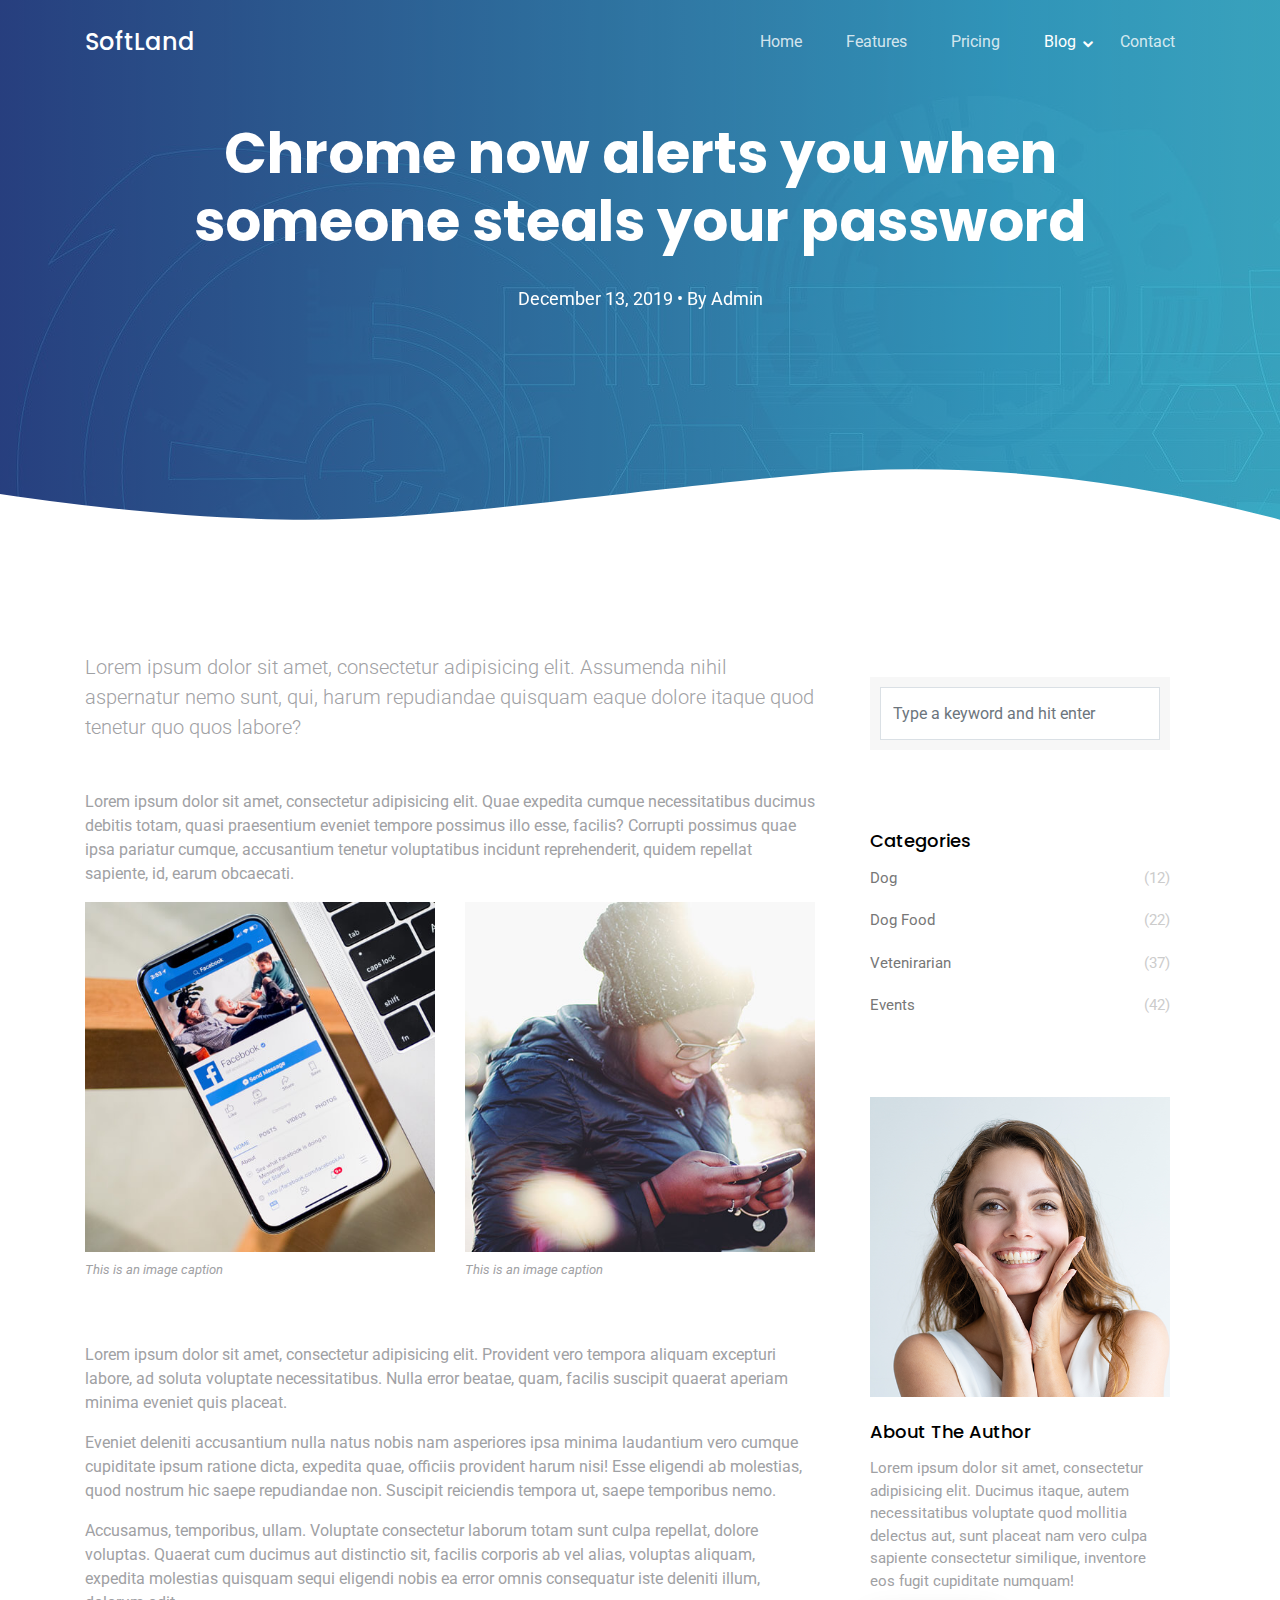
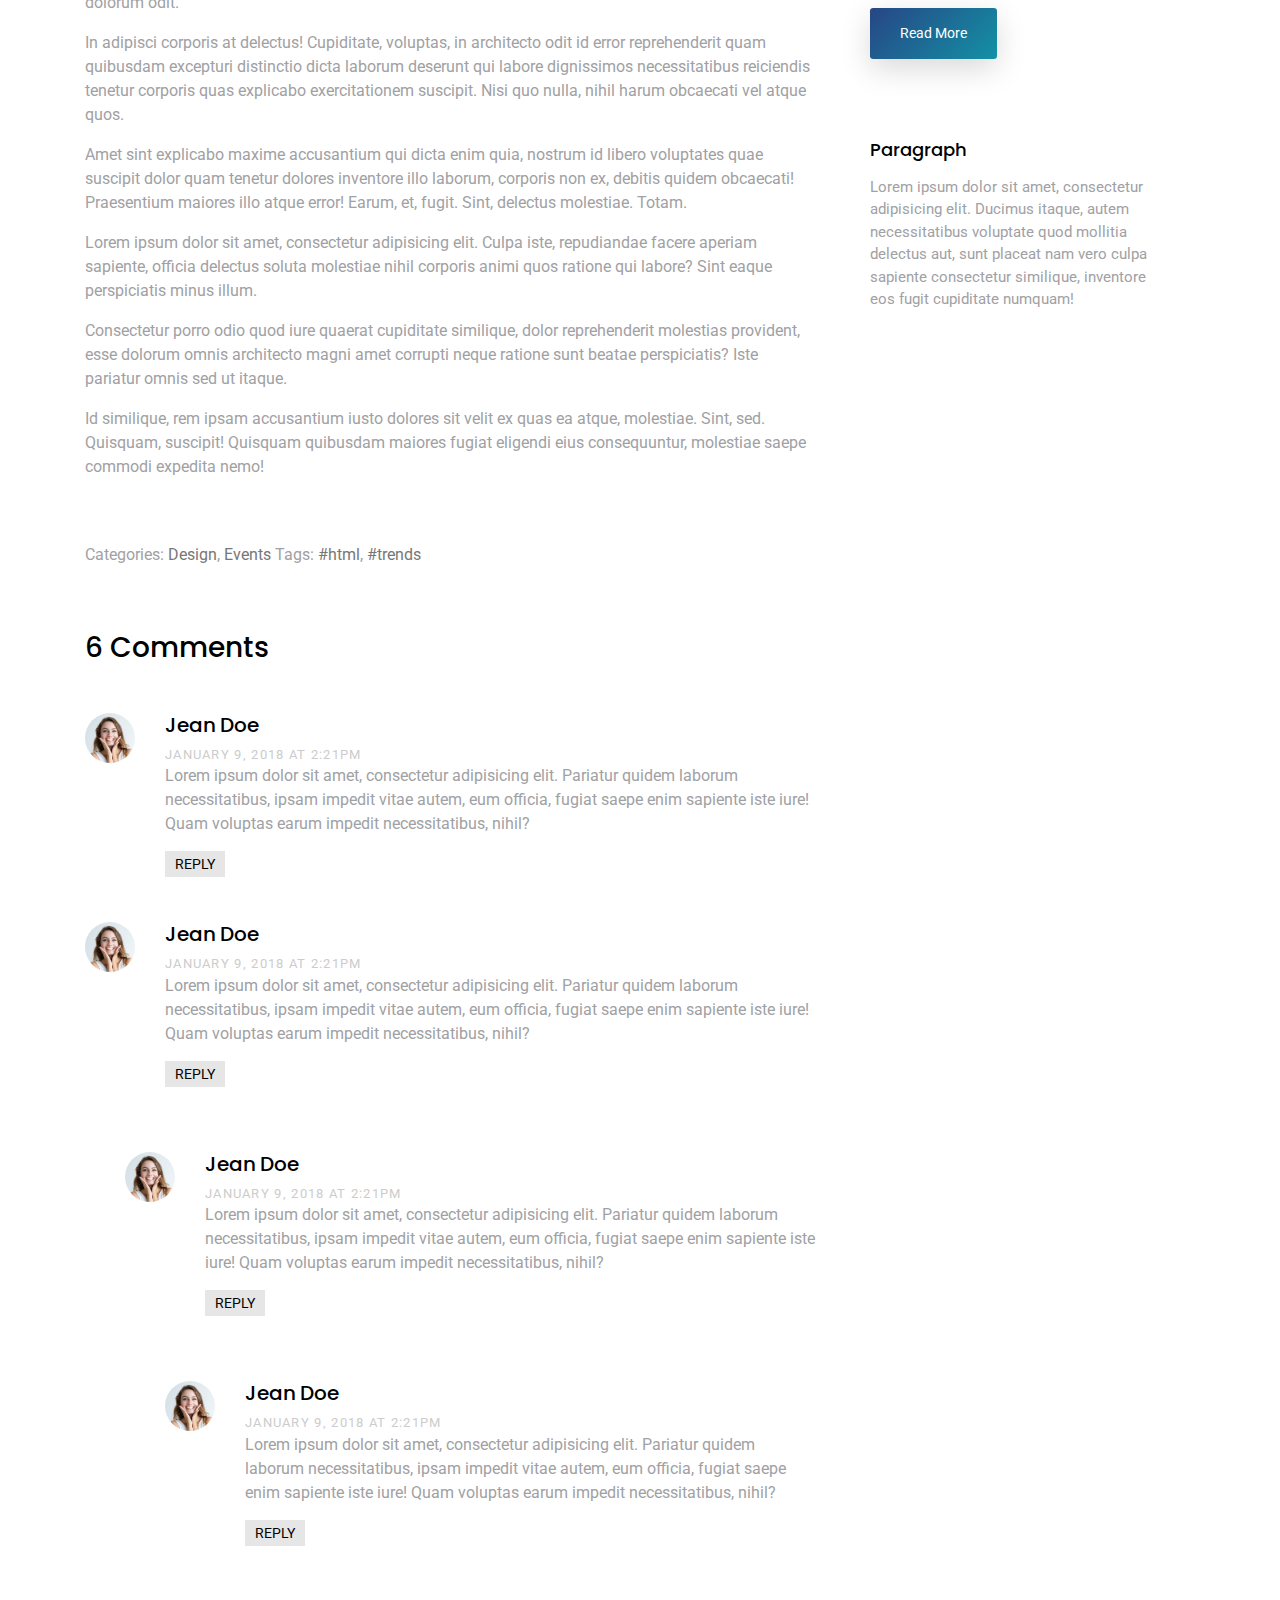
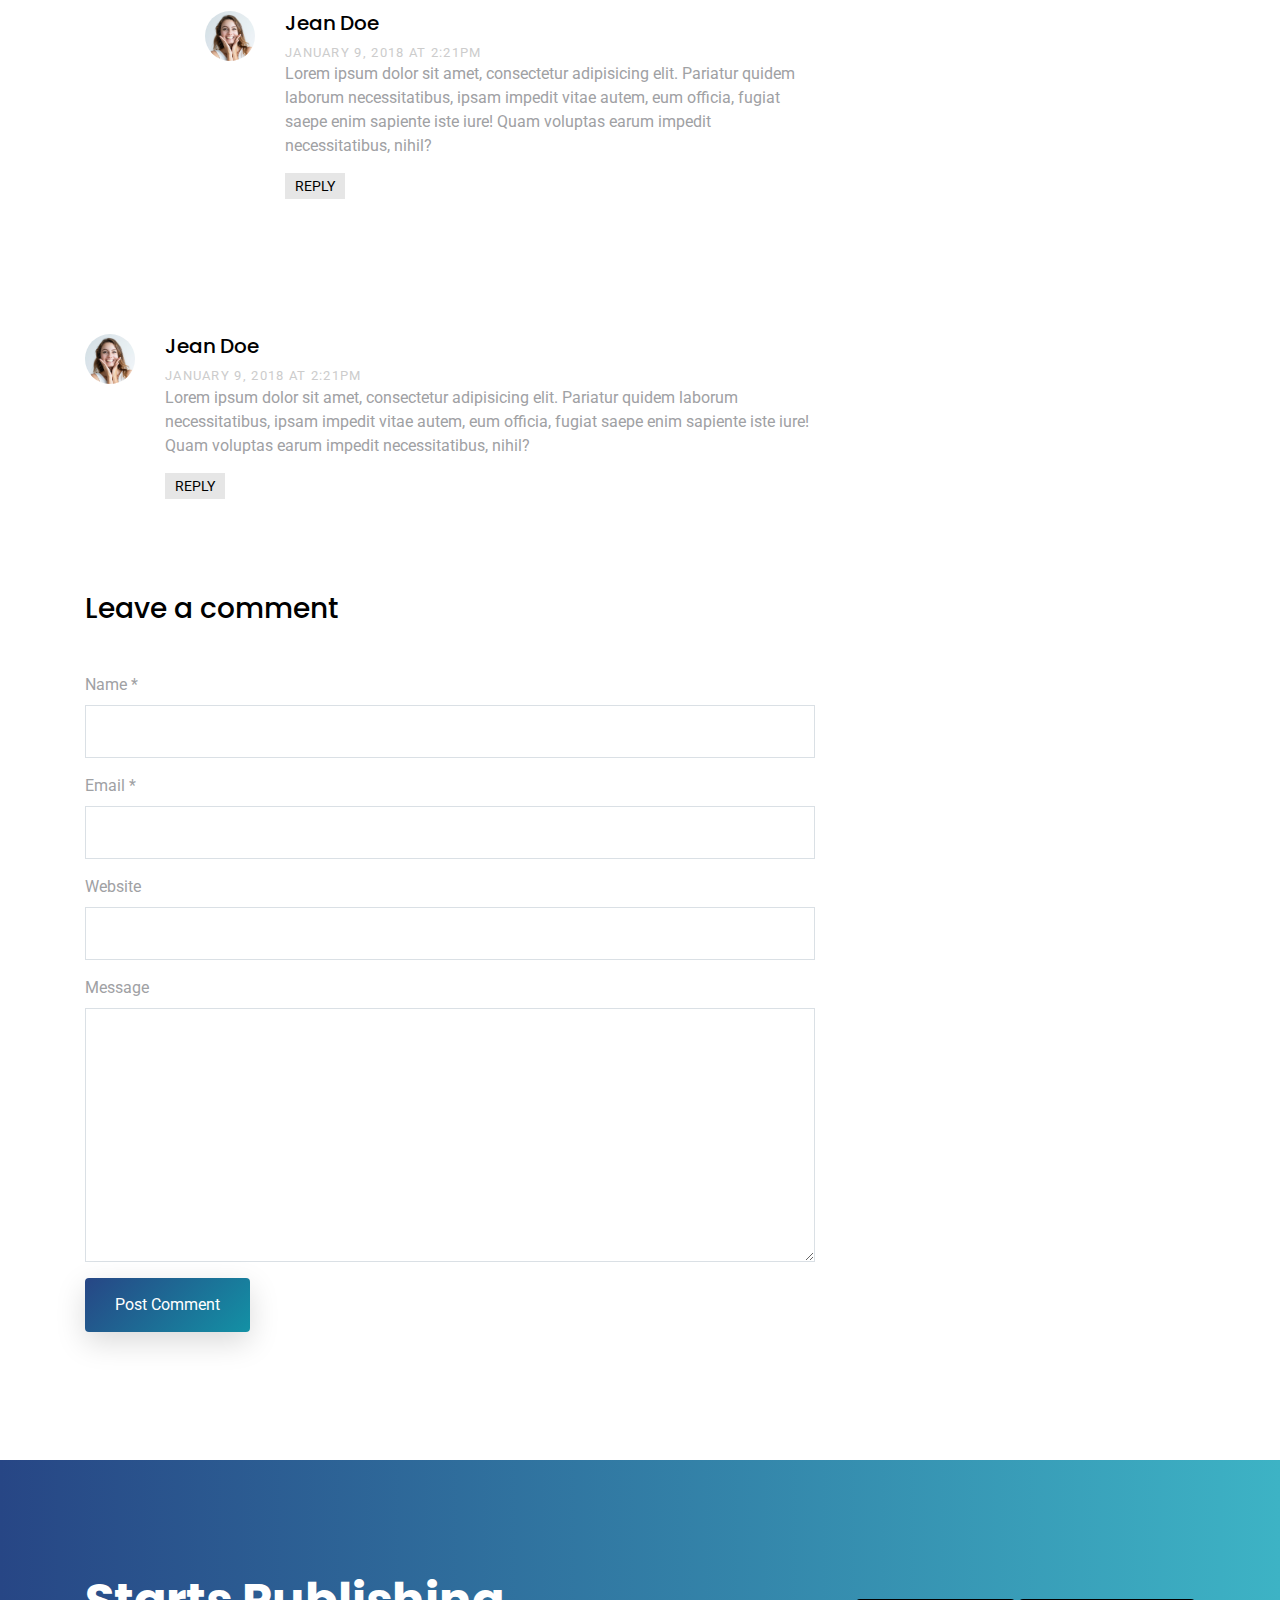
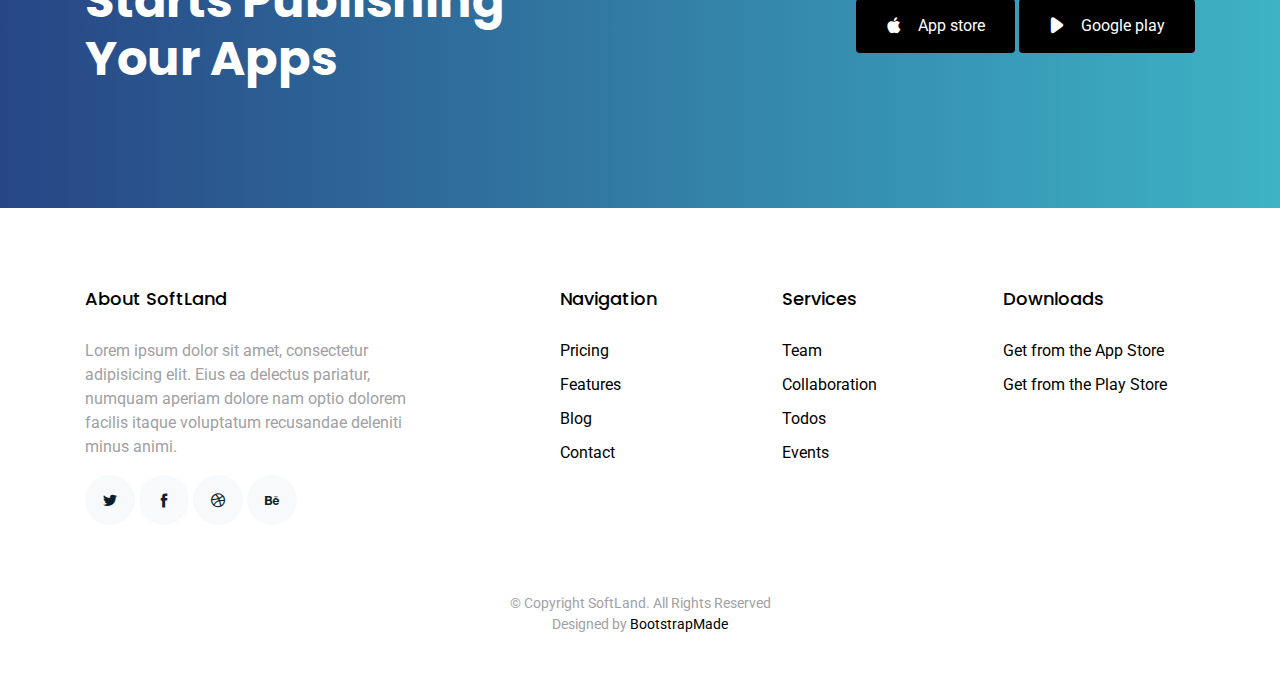
<file: Metal weight calculator/blog-single.html>
<!DOCTYPE html>
<html lang="en">
<head>
  <meta charset="utf-8">
  <title>Pricing - Blog Single</title>
  <meta content="width=device-width, initial-scale=1.0" name="viewport">
  <meta content="" name="keywords">
  <meta content="" name="description">

  <!-- Favicons -->
  <link href="img/favicon.png" rel="icon">
  <link href="img/apple-touch-icon.png" rel="apple-touch-icon">

  <!-- Google Fonts -->
  <link href="https://fonts.googleapis.com/css?family=Poppins:300,400,700|Roboto:300,400,700&display=swap" rel="stylesheet">

  <!-- Bootstrap CSS File -->
  <link href="vendor/bootstrap/css/bootstrap.min.css" rel="stylesheet">

  <!-- Vendor CSS Files -->
  <link href="vendor/icofont/icofont.min.css" rel="stylesheet">
  <link href="vendor/line-awesome/css/line-awesome.min.css" rel="stylesheet">
  <link href="vendor/aos/aos.css" rel="stylesheet">
  <link href="vendor/owlcarousel/assets/owl.carousel.min.css" rel="stylesheet">

  <!-- Template Main CSS File -->
  <link href="css/style.css" rel="stylesheet">

  <!-- =======================================================
    Template Name: SoftLand
    Template URL: https://bootstrapmade.com/softland-bootstrap-app-landing-page-template/
    Author: BootstrapMade.com
    Author URL: https://bootstrapmade.com/
  ======================================================= -->
</head>

<body>
    
  <div class="site-wrap">

    <div class="site-mobile-menu site-navbar-target">
      <div class="site-mobile-menu-header">
        <div class="site-mobile-menu-close mt-3">
          <span class="icofont-close js-menu-toggle"></span>
        </div>
      </div>
      <div class="site-mobile-menu-body"></div>
    </div>

    <header class="site-navbar js-sticky-header site-navbar-target" role="banner" >

      <div class="container">
        <div class="row align-items-center">
          
          <div class="col-6 col-lg-2">
            <h1 class="mb-0 site-logo"><a href="index.html" class="mb-0">SoftLand</a></h1>
          </div>

          <div class="col-12 col-md-10 d-none d-lg-block">
            <nav class="site-navigation position-relative text-right" role="navigation">

              <ul class="site-menu main-menu js-clone-nav mr-auto d-none d-lg-block">
                <li><a href="index.html" class="nav-link">Home</a></li>
                <li><a href="features.html" class="nav-link">Features</a></li>
                <li><a href="pricing.html" class="nav-link">Pricing</a></li>
                
                <li class="has-children active">
                  <a href="blog.html" class="nav-link">Blog</a>
                  <ul class="dropdown">
                    <li><a href="blog.html" class="nav-link">Blog</a></li>
                    <li><a href="blog-single.html" class="active nav-link">Blog Sigle</a></li>
                  </ul>
                </li>
                <li><a href="contact.html" class="nav-link">Contact</a></li>
              </ul>
            </nav>
          </div>


          <div class="col-6 d-inline-block d-lg-none ml-md-0 py-3" style="position: relative; top: 3px;">

            <a href="#" class="burger site-menu-toggle js-menu-toggle" data-toggle="collapse" data-target="#main-navbar">
              <span></span>
            </a>
          </div>

        </div>
      </div>
      
    </header>


    <main id="main">
      <div class="hero-section inner-page">
        <div class="wave">
          
          <svg width="1920px" height="265px" viewBox="0 0 1920 265" version="1.1" xmlns="http://www.w3.org/2000/svg" xmlns:xlink="http://www.w3.org/1999/xlink">
              <g id="Page-1" stroke="none" stroke-width="1" fill="none" fill-rule="evenodd">
                  <g id="Apple-TV" transform="translate(0.000000, -402.000000)" fill="#FFFFFF">
                      <path d="M0,439.134243 C175.04074,464.89273 327.944386,477.771974 458.710937,477.771974 C654.860765,477.771974 870.645295,442.632362 1205.9828,410.192501 C1429.54114,388.565926 1667.54687,411.092417 1920,477.771974 L1920,667 L1017.15166,667 L0,667 L0,439.134243 Z" id="Path"></path>
                  </g>
              </g>
          </svg>

        </div>

        <div class="container">
          <div class="row align-items-center">
            <div class="col-12">
              <div class="row justify-content-center">
                <div class="col-md-10 text-center hero-text">
                  <h1 data-aos="fade-up" data-aos-delay="">Chrome now alerts you when someone steals your password</h1>
                  <p class="mb-5" data-aos="fade-up"  data-aos-delay="100">December 13, 2019 &bullet; By <a href="#" class="text-white">Admin</a></p>  
                </div>
              </div>
            </div>
          </div>
        </div>
        
      </div>

      

      <section class="site-section">
      <div class="container">
        <div class="row">
          <div class="col-md-8 blog-content">

            <p class="lead mb-5">Lorem ipsum dolor sit amet, consectetur adipisicing elit. Assumenda nihil aspernatur nemo sunt, qui, harum repudiandae quisquam eaque dolore itaque quod tenetur quo quos labore?</p>
            <p>Lorem ipsum dolor sit amet, consectetur adipisicing elit. Quae expedita cumque necessitatibus ducimus debitis totam, quasi praesentium eveniet tempore possimus illo esse, facilis? Corrupti possimus quae ipsa pariatur cumque, accusantium tenetur voluptatibus incidunt reprehenderit, quidem repellat sapiente, id, earum obcaecati.</p>

            <div class="row mb-5">
              <div class="col-md-6">
                <figure><img src="img/img_1.jpg" alt="Free Website Template by Free-Template.co" class="img-fluid">
                  <figcaption>This is an image caption</figcaption></figure>
              </div>
              <div class="col-md-6">
                <figure><img src="img/img_2.jpg" alt="Free Website Template by Free-Template.co" class="img-fluid">
                  <figcaption>This is an image caption</figcaption></figure>
              </div>
            </div>
            

            <blockquote><p>Lorem ipsum dolor sit amet, consectetur adipisicing elit. Provident vero tempora aliquam excepturi labore, ad soluta voluptate necessitatibus. Nulla error beatae, quam, facilis suscipit quaerat aperiam minima eveniet quis placeat.</p></blockquote>

            <p>Eveniet deleniti accusantium nulla natus nobis nam asperiores ipsa minima laudantium vero cumque cupiditate ipsum ratione dicta, expedita quae, officiis provident harum nisi! Esse eligendi ab molestias, quod nostrum hic saepe repudiandae non. Suscipit reiciendis tempora ut, saepe temporibus nemo.</p>
            <p>Accusamus, temporibus, ullam. Voluptate consectetur laborum totam sunt culpa repellat, dolore voluptas. Quaerat cum ducimus aut distinctio sit, facilis corporis ab vel alias, voluptas aliquam, expedita molestias quisquam sequi eligendi nobis ea error omnis consequatur iste deleniti illum, dolorum odit.</p>
            <p>In adipisci corporis at delectus! Cupiditate, voluptas, in architecto odit id error reprehenderit quam quibusdam excepturi distinctio dicta laborum deserunt qui labore dignissimos necessitatibus reiciendis tenetur corporis quas explicabo exercitationem suscipit. Nisi quo nulla, nihil harum obcaecati vel atque quos.</p>
            <p>Amet sint explicabo maxime accusantium qui dicta enim quia, nostrum id libero voluptates quae suscipit dolor quam tenetur dolores inventore illo laborum, corporis non ex, debitis quidem obcaecati! Praesentium maiores illo atque error! Earum, et, fugit. Sint, delectus molestiae. Totam.</p>

            <p>Lorem ipsum dolor sit amet, consectetur adipisicing elit. Culpa iste, repudiandae facere aperiam sapiente, officia delectus soluta molestiae nihil corporis animi quos ratione qui labore? Sint eaque perspiciatis minus illum.</p>
            <p>Consectetur porro odio quod iure quaerat cupiditate similique, dolor reprehenderit molestias provident, esse dolorum omnis architecto magni amet corrupti neque ratione sunt beatae perspiciatis? Iste pariatur omnis sed ut itaque.</p>
            <p>Id similique, rem ipsam accusantium iusto dolores sit velit ex quas ea atque, molestiae. Sint, sed. Quisquam, suscipit! Quisquam quibusdam maiores fugiat eligendi eius consequuntur, molestiae saepe commodi expedita nemo!</p>
            <div class="pt-5">
              <p>Categories:  <a href="#">Design</a>, <a href="#">Events</a>  Tags: <a href="#">#html</a>, <a href="#">#trends</a></p>
            </div>


            <div class="pt-5">
              <h3 class="mb-5">6 Comments</h3>
              <ul class="comment-list">
                <li class="comment">
                  <div class="vcard bio">
                    <img src="img/person_1.jpg" alt="Free Website Template by Free-Template.co">
                  </div>
                  <div class="comment-body">
                    <h3>Jean Doe</h3>
                    <div class="meta">January 9, 2018 at 2:21pm</div>
                    <p>Lorem ipsum dolor sit amet, consectetur adipisicing elit. Pariatur quidem laborum necessitatibus, ipsam impedit vitae autem, eum officia, fugiat saepe enim sapiente iste iure! Quam voluptas earum impedit necessitatibus, nihil?</p>
                    <p><a href="#" class="reply">Reply</a></p>
                  </div>
                </li>

                <li class="comment">
                  <div class="vcard bio">
                    <img src="img/person_1.jpg" alt="Image placeholder">
                  </div>
                  <div class="comment-body">
                    <h3>Jean Doe</h3>
                    <div class="meta">January 9, 2018 at 2:21pm</div>
                    <p>Lorem ipsum dolor sit amet, consectetur adipisicing elit. Pariatur quidem laborum necessitatibus, ipsam impedit vitae autem, eum officia, fugiat saepe enim sapiente iste iure! Quam voluptas earum impedit necessitatibus, nihil?</p>
                    <p><a href="#" class="reply">Reply</a></p>
                  </div>

                  <ul class="children">
                    <li class="comment">
                      <div class="vcard bio">
                        <img src="img/person_1.jpg" alt="Image placeholder">
                      </div>
                      <div class="comment-body">
                        <h3>Jean Doe</h3>
                        <div class="meta">January 9, 2018 at 2:21pm</div>
                        <p>Lorem ipsum dolor sit amet, consectetur adipisicing elit. Pariatur quidem laborum necessitatibus, ipsam impedit vitae autem, eum officia, fugiat saepe enim sapiente iste iure! Quam voluptas earum impedit necessitatibus, nihil?</p>
                        <p><a href="#" class="reply">Reply</a></p>
                      </div>


                      <ul class="children">
                        <li class="comment">
                          <div class="vcard bio">
                            <img src="img/person_1.jpg" alt="Image placeholder">
                          </div>
                          <div class="comment-body">
                            <h3>Jean Doe</h3>
                            <div class="meta">January 9, 2018 at 2:21pm</div>
                            <p>Lorem ipsum dolor sit amet, consectetur adipisicing elit. Pariatur quidem laborum necessitatibus, ipsam impedit vitae autem, eum officia, fugiat saepe enim sapiente iste iure! Quam voluptas earum impedit necessitatibus, nihil?</p>
                            <p><a href="#" class="reply">Reply</a></p>
                          </div>

                            <ul class="children">
                              <li class="comment">
                                <div class="vcard bio">
                                  <img src="img/person_1.jpg" alt="Image placeholder">
                                </div>
                                <div class="comment-body">
                                  <h3>Jean Doe</h3>
                                  <div class="meta">January 9, 2018 at 2:21pm</div>
                                  <p>Lorem ipsum dolor sit amet, consectetur adipisicing elit. Pariatur quidem laborum necessitatibus, ipsam impedit vitae autem, eum officia, fugiat saepe enim sapiente iste iure! Quam voluptas earum impedit necessitatibus, nihil?</p>
                                  <p><a href="#" class="reply">Reply</a></p>
                                </div>
                              </li>
                            </ul>
                        </li>
                      </ul>
                    </li>
                  </ul>
                </li>

                <li class="comment">
                  <div class="vcard bio">
                    <img src="img/person_1.jpg" alt="Image placeholder">
                  </div>
                  <div class="comment-body">
                    <h3>Jean Doe</h3>
                    <div class="meta">January 9, 2018 at 2:21pm</div>
                    <p>Lorem ipsum dolor sit amet, consectetur adipisicing elit. Pariatur quidem laborum necessitatibus, ipsam impedit vitae autem, eum officia, fugiat saepe enim sapiente iste iure! Quam voluptas earum impedit necessitatibus, nihil?</p>
                    <p><a href="#" class="reply">Reply</a></p>
                  </div>
                </li>
              </ul>
              <!-- END comment-list -->
              
              <div class="comment-form-wrap pt-5">
                <h3 class="mb-5">Leave a comment</h3>
                <form action="#" class="">
                  <div class="form-group">
                    <label for="name">Name *</label>
                    <input type="text" class="form-control" id="name">
                  </div>
                  <div class="form-group">
                    <label for="email">Email *</label>
                    <input type="email" class="form-control" id="email">
                  </div>
                  <div class="form-group">
                    <label for="website">Website</label>
                    <input type="url" class="form-control" id="website">
                  </div>

                  <div class="form-group">
                    <label for="message">Message</label>
                    <textarea name="" id="message" cols="30" rows="10" class="form-control"></textarea>
                  </div>
                  <div class="form-group">
                    <input type="submit" value="Post Comment" class="btn btn-primary">
                  </div>

                </form>
              </div>
            </div>

          </div>
          <div class="col-md-4 sidebar">
            <div class="sidebar-box">
              <form action="#" class="search-form">
                <div class="form-group">
                  <span class="icon fa fa-search"></span>
                  <input type="text" class="form-control" placeholder="Type a keyword and hit enter">
                </div>
              </form>
            </div>
            <div class="sidebar-box">
              <div class="categories">
                <h3>Categories</h3>
                <li><a href="#">Dog <span>(12)</span></a></li>
                <li><a href="#">Dog Food <span>(22)</span></a></li>
                <li><a href="#">Vetenirarian <span>(37)</span></a></li>
                <li><a href="#">Events<span>(42)</span></a></li>
              </div>
            </div>
            <div class="sidebar-box">
              <img src="img/person_1.jpg" alt="Image placeholder" class="img-fluid mb-4">
              <h3>About The Author</h3>
              <p>Lorem ipsum dolor sit amet, consectetur adipisicing elit. Ducimus itaque, autem necessitatibus voluptate quod mollitia delectus aut, sunt placeat nam vero culpa sapiente consectetur similique, inventore eos fugit cupiditate numquam!</p>
              <p><a href="#" class="btn btn-primary btn-sm">Read More</a></p>
            </div>

            <div class="sidebar-box">
              <h3>Paragraph</h3>
              <p>Lorem ipsum dolor sit amet, consectetur adipisicing elit. Ducimus itaque, autem necessitatibus voluptate quod mollitia delectus aut, sunt placeat nam vero culpa sapiente consectetur similique, inventore eos fugit cupiditate numquam!</p>
            </div>
          </div>
        </div>
      </div>
    </section>
      

      <div class="site-section cta-section">
        <div class="container">
          <div class="row align-items-center">
            <div class="col-md-6 mr-auto text-center text-md-left mb-5 mb-md-0">
              <h2>Starts Publishing Your Apps</h2>
            </div>
            <div class="col-md-5 text-center text-md-right">
              <p><a href="#" class="btn"><span class="icofont-brand-apple mr-3"></span>App store</a> <a href="#" class="btn"><span class="icofont-ui-play mr-3"></span>Google play</a></p>
            </div>
          </div>
        </div>
      </div>


    </main>
    <footer class="footer" role="contentinfo">
      <div class="container">
        <div class="row">
          <div class="col-md-4 mb-4 mb-md-0">
            <h3>About SoftLand</h3>
            <p>Lorem ipsum dolor sit amet, consectetur adipisicing elit. Eius ea delectus pariatur, numquam aperiam dolore nam optio dolorem facilis itaque voluptatum recusandae deleniti minus animi.</p>
            <p class="social">
              <a href="#"><span class="icofont-twitter"></span></a>
              <a href="#"><span class="icofont-facebook"></span></a>
              <a href="#"><span class="icofont-dribbble"></span></a>
              <a href="#"><span class="icofont-behance"></span></a>
            </p>
          </div>
          <div class="col-md-7 ml-auto">
            <div class="row site-section pt-0">
              <div class="col-md-4 mb-4 mb-md-0">
                <h3>Navigation</h3>
                <ul class="list-unstyled">
                  <li><a href="#">Pricing</a></li>
                  <li><a href="#">Features</a></li>
                  <li><a href="#">Blog</a></li>
                  <li><a href="#">Contact</a></li>
                </ul>
              </div>
              <div class="col-md-4 mb-4 mb-md-0">
                <h3>Services</h3>
                <ul class="list-unstyled">
                  <li><a href="#">Team</a></li>
                  <li><a href="#">Collaboration</a></li>
                  <li><a href="#">Todos</a></li>
                  <li><a href="#">Events</a></li>
                </ul>
              </div>
              <div class="col-md-4 mb-4 mb-md-0">
                <h3>Downloads</h3>
                <ul class="list-unstyled">
                  <li><a href="#">Get from the App Store</a></li>
                  <li><a href="#">Get from the Play Store</a></li>
                </ul>
              </div>
            </div>
          </div>
        </div>

        <div class="row justify-content-center text-center">
          <div class="col-md-7">
            <p class="copyright">&copy; Copyright SoftLand. All Rights Reserved</p>
            <div class="credits">
              <!--
                All the links in the footer should remain intact.
                You can delete the links only if you purchased the pro version.
                Licensing information: https://bootstrapmade.com/license/
                Purchase the pro version with working PHP/AJAX contact form: https://bootstrapmade.com/buy/?theme=SoftLand
              -->
              Designed by <a href="https://bootstrapmade.com/">BootstrapMade</a>
            </div>
          </div>
        </div>

      </div>
    </footer>
  </div> <!-- .site-wrap -->
  
  <!-- Vendor JS Files -->
  <script src="vendor/jquery/jquery.min.js"></script>
  <script src="vendor/jquery/jquery-migrate.min.js"></script>
  <script src="vendor/bootstrap/js/bootstrap.min.js"></script>
  <script src="vendor/easing/easing.min.js"></script>
  <script src="vendor/php-email-form/validate.js"></script>
  <script src="vendor/sticky/sticky.js"></script>
  <script src="vendor/aos/aos.js"></script>
  <script src="vendor/owlcarousel/owl.carousel.min.js"></script>

  <!-- Template Main JS File -->
  <script src="js/main.js"></script>

  </body>
</html>
</file>
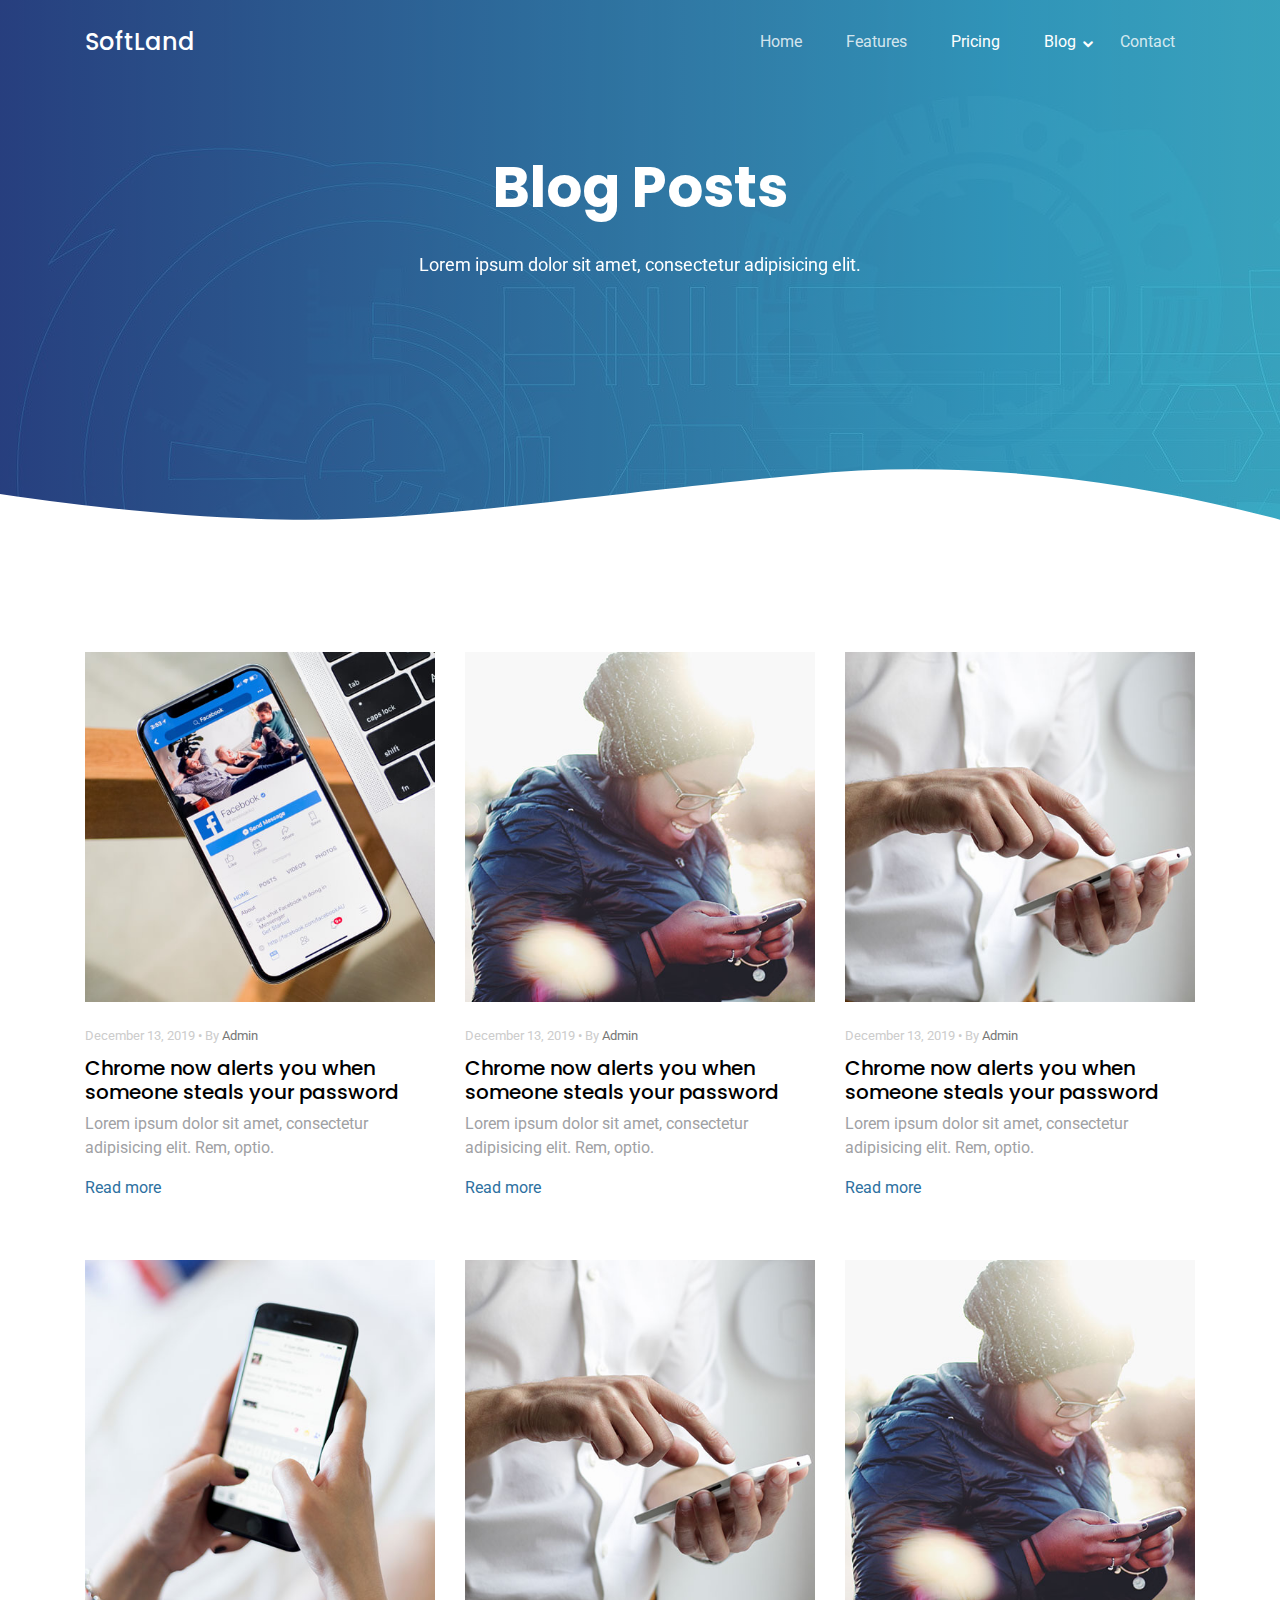
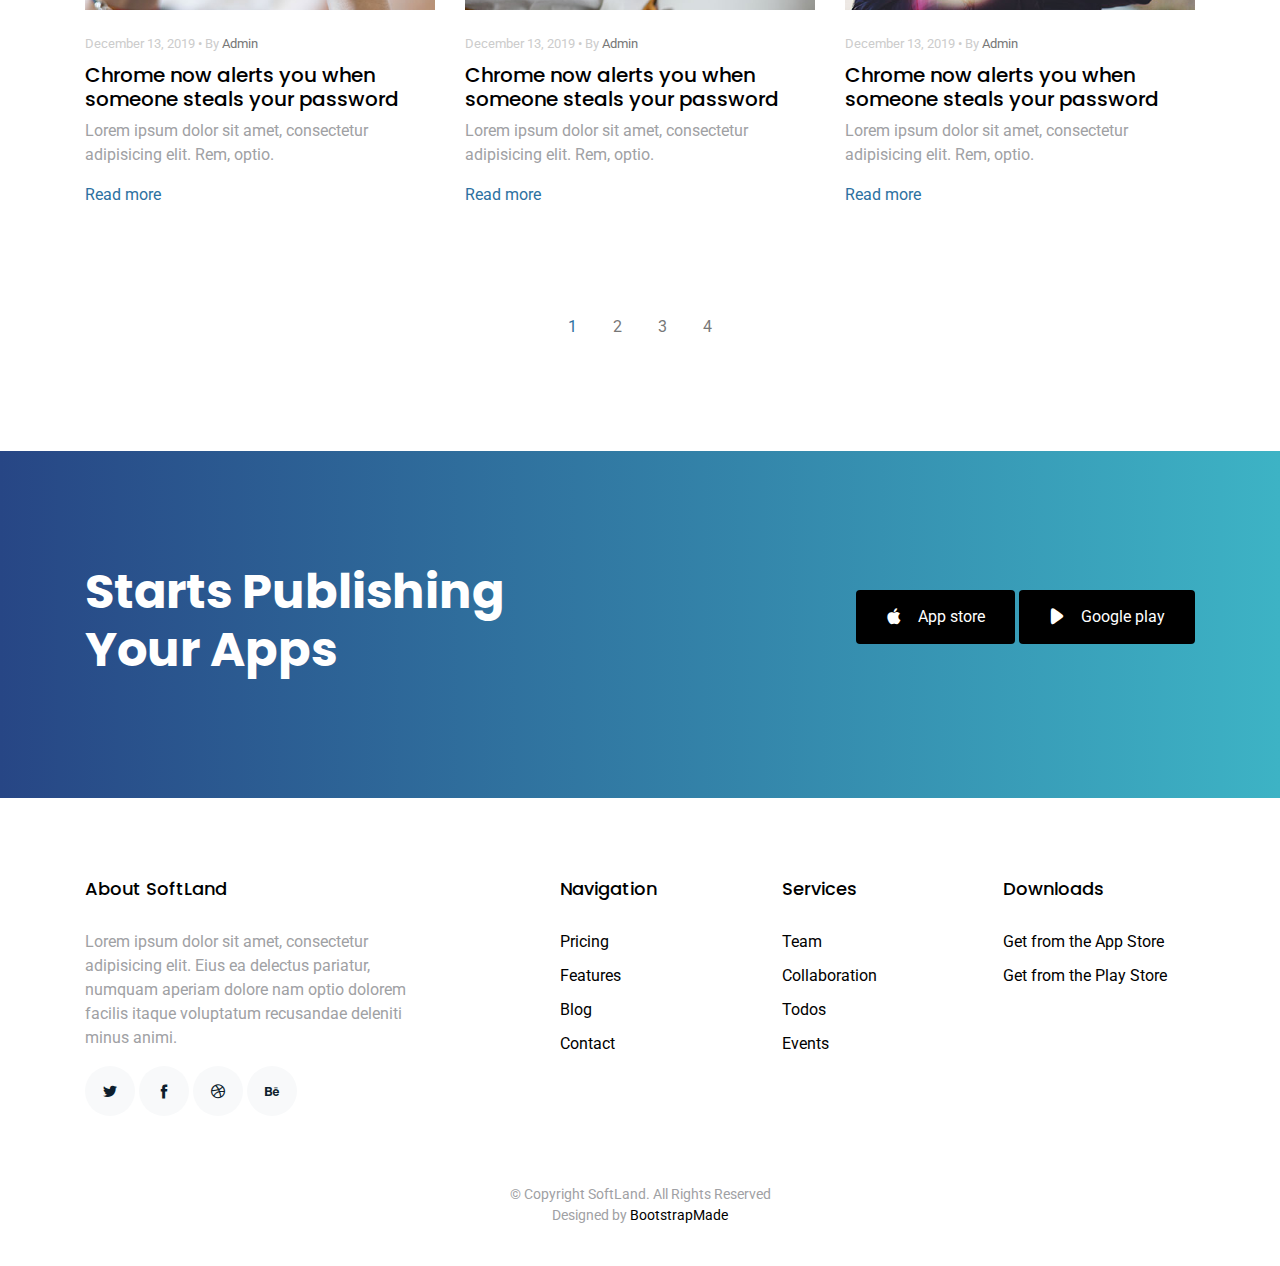
<file: Metal weight calculator/blog.html>
<!DOCTYPE html>
<html lang="en">
<head>
  <meta charset="utf-8">
  <title>Blog - SoftLand</title>
  <meta content="width=device-width, initial-scale=1.0" name="viewport">
  <meta content="" name="keywords">
  <meta content="" name="description">

  <!-- Favicons -->
  <link href="img/favicon.png" rel="icon">
  <link href="img/apple-touch-icon.png" rel="apple-touch-icon">

  <!-- Google Fonts -->
  <link href="https://fonts.googleapis.com/css?family=Poppins:300,400,700|Roboto:300,400,700&display=swap" rel="stylesheet">

  <!-- Bootstrap CSS File -->
  <link href="vendor/bootstrap/css/bootstrap.min.css" rel="stylesheet">

  <!-- Vendor CSS Files -->
  <link href="vendor/icofont/icofont.min.css" rel="stylesheet">
  <link href="vendor/line-awesome/css/line-awesome.min.css" rel="stylesheet">
  <link href="vendor/aos/aos.css" rel="stylesheet">
  <link href="vendor/owlcarousel/assets/owl.carousel.min.css" rel="stylesheet">

  <!-- Template Main CSS File -->
  <link href="css/style.css" rel="stylesheet">

  <!-- =======================================================
    Template Name: SoftLand
    Template URL: https://bootstrapmade.com/softland-bootstrap-app-landing-page-template/
    Author: BootstrapMade.com
    Author URL: https://bootstrapmade.com/
  ======================================================= -->
</head>

<body>
    
  <div class="site-wrap">

    <div class="site-mobile-menu site-navbar-target">
      <div class="site-mobile-menu-header">
        <div class="site-mobile-menu-close mt-3">
          <span class="icofont-close js-menu-toggle"></span>
        </div>
      </div>
      <div class="site-mobile-menu-body"></div>
    </div>

    <header class="site-navbar js-sticky-header site-navbar-target" role="banner" >

      <div class="container">
        <div class="row align-items-center">
          
          <div class="col-6 col-lg-2">
            <h1 class="mb-0 site-logo"><a href="index.html" class="mb-0">SoftLand</a></h1>
          </div>

          <div class="col-12 col-md-10 d-none d-lg-block">
            <nav class="site-navigation position-relative text-right" role="navigation">

              <ul class="site-menu main-menu js-clone-nav mr-auto d-none d-lg-block">
                <li><a href="index.html" class="nav-link">Home</a></li>
                <li><a href="features.html" class="nav-link">Features</a></li>
                <li class="active"><a href="pricing.html" class="nav-link">Pricing</a></li>
                
                <li class="has-children active">
                  <a href="blog.html" class="nav-link">Blog</a>
                  <ul class="dropdown">
                    <li><a href="blog.html" class="nav-link active">Blog</a></li>
                    <li><a href="blog-single.html" class="nav-link">Blog Sigle</a></li>
                  </ul>
                </li>
                <li><a href="contact.html" class="nav-link">Contact</a></li>
              </ul>
            </nav>
          </div>


          <div class="col-6 d-inline-block d-lg-none ml-md-0 py-3" style="position: relative; top: 3px;">

            <a href="#" class="burger site-menu-toggle js-menu-toggle" data-toggle="collapse" data-target="#main-navbar">
              <span></span>
            </a>
          </div>

        </div>
      </div>
      
    </header>


    <main id="main">
      <div class="hero-section inner-page">
        <div class="wave">
          
          <svg width="1920px" height="265px" viewBox="0 0 1920 265" version="1.1" xmlns="http://www.w3.org/2000/svg" xmlns:xlink="http://www.w3.org/1999/xlink">
              <g id="Page-1" stroke="none" stroke-width="1" fill="none" fill-rule="evenodd">
                  <g id="Apple-TV" transform="translate(0.000000, -402.000000)" fill="#FFFFFF">
                      <path d="M0,439.134243 C175.04074,464.89273 327.944386,477.771974 458.710937,477.771974 C654.860765,477.771974 870.645295,442.632362 1205.9828,410.192501 C1429.54114,388.565926 1667.54687,411.092417 1920,477.771974 L1920,667 L1017.15166,667 L0,667 L0,439.134243 Z" id="Path"></path>
                  </g>
              </g>
          </svg>

        </div>

        <div class="container">
          <div class="row align-items-center">
            <div class="col-12">
              <div class="row justify-content-center">
                <div class="col-md-7 text-center hero-text">
                  <h1 data-aos="fade-up" data-aos-delay="">Blog Posts</h1>
                  <p class="mb-5" data-aos="fade-up"  data-aos-delay="100">Lorem ipsum dolor sit amet, consectetur adipisicing elit.</p>  
                </div>
              </div>
            </div>
          </div>
        </div>
        
      </div>

      

      <div class="site-section">
        <div class="container">
          <div class="row mb-5">
            <div class="col-md-4">
              <div class="post-entry">
                <a href="blog-single.html" class="d-block mb-4">
                  <img src="img/img_1.jpg" alt="Image" class="img-fluid">
                </a>
                <div class="post-text">
                  <span class="post-meta">December 13, 2019 &bullet; By <a href="#">Admin</a></span>  
                  <h3><a href="#">Chrome now alerts you when someone steals your password</a></h3>
                  <p>Lorem ipsum dolor sit amet, consectetur adipisicing elit. Rem, optio.</p>
                  <p><a href="#" class="readmore">Read more</a></p>
                </div>
              </div>
            </div>
            <div class="col-md-4">
              <div class="post-entry">
                <a href="blog-single.html" class="d-block mb-4">
                  <img src="img/img_2.jpg" alt="Image" class="img-fluid">
                </a>
                <div class="post-text">
                  <span class="post-meta">December 13, 2019 &bullet; By <a href="#">Admin</a></span>  
                  <h3><a href="#">Chrome now alerts you when someone steals your password</a></h3>
                  <p>Lorem ipsum dolor sit amet, consectetur adipisicing elit. Rem, optio.</p>
                  <p><a href="#" class="readmore">Read more</a></p>
                </div>
              </div>
            </div>
            <div class="col-md-4">
              <div class="post-entry">
                <a href="blog-single.html" class="d-block mb-4">
                  <img src="img/img_3.jpg" alt="Image" class="img-fluid">
                </a>
                <div class="post-text">
                  <span class="post-meta">December 13, 2019 &bullet; By <a href="#">Admin</a></span>  
                  <h3><a href="#">Chrome now alerts you when someone steals your password</a></h3>
                  <p>Lorem ipsum dolor sit amet, consectetur adipisicing elit. Rem, optio.</p>
                  <p><a href="#" class="readmore">Read more</a></p>
                </div>
              </div>
            </div>

            <div class="col-md-4">
              <div class="post-entry">
                <a href="blog-single.html" class="d-block mb-4">
                  <img src="img/img_4.jpg" alt="Image" class="img-fluid">
                </a>
                <div class="post-text">
                  <span class="post-meta">December 13, 2019 &bullet; By <a href="#">Admin</a></span>  
                  <h3><a href="#">Chrome now alerts you when someone steals your password</a></h3>
                  <p>Lorem ipsum dolor sit amet, consectetur adipisicing elit. Rem, optio.</p>
                  <p><a href="#" class="readmore">Read more</a></p>
                </div>
              </div>
            </div>
            <div class="col-md-4">
              <div class="post-entry">
                <a href="blog-single.html" class="d-block mb-4">
                  <img src="img/img_3.jpg" alt="Image" class="img-fluid">
                </a>
                <div class="post-text">
                  <span class="post-meta">December 13, 2019 &bullet; By <a href="#">Admin</a></span>  
                  <h3><a href="#">Chrome now alerts you when someone steals your password</a></h3>
                  <p>Lorem ipsum dolor sit amet, consectetur adipisicing elit. Rem, optio.</p>
                  <p><a href="#" class="readmore">Read more</a></p>
                </div>
              </div>
            </div>
            <div class="col-md-4">
              <div class="post-entry">
                <a href="blog-single.html" class="d-block mb-4">
                  <img src="img/img_2.jpg" alt="Image" class="img-fluid">
                </a>
                <div class="post-text">
                  <span class="post-meta">December 13, 2019 &bullet; By <a href="#">Admin</a></span>  
                  <h3><a href="#">Chrome now alerts you when someone steals your password</a></h3>
                  <p>Lorem ipsum dolor sit amet, consectetur adipisicing elit. Rem, optio.</p>
                  <p><a href="#" class="readmore">Read more</a></p>
                </div>
              </div>
            </div>

          </div>

          <div class="row">
            <div class="col-12 text-center">
              <span class="p-3 active text-primary">1</span>
              <a href="#" class="p-3">2</a>
              <a href="#" class="p-3">3</a>
              <a href="#" class="p-3">4</a>
            </div>
          </div>
        </div>
      </div>
      

      <div class="site-section cta-section">
        <div class="container">
          <div class="row align-items-center">
            <div class="col-md-6 mr-auto text-center text-md-left mb-5 mb-md-0">
              <h2>Starts Publishing Your Apps</h2>
            </div>
            <div class="col-md-5 text-center text-md-right">
              <p><a href="#" class="btn"><span class="icofont-brand-apple mr-3"></span>App store</a> <a href="#" class="btn"><span class="icofont-ui-play mr-3"></span>Google play</a></p>
            </div>
          </div>
        </div>
      </div>


    </main>
    <footer class="footer" role="contentinfo">
      <div class="container">
        <div class="row">
          <div class="col-md-4 mb-4 mb-md-0">
            <h3>About SoftLand</h3>
            <p>Lorem ipsum dolor sit amet, consectetur adipisicing elit. Eius ea delectus pariatur, numquam aperiam dolore nam optio dolorem facilis itaque voluptatum recusandae deleniti minus animi.</p>
            <p class="social">
              <a href="#"><span class="icofont-twitter"></span></a>
              <a href="#"><span class="icofont-facebook"></span></a>
              <a href="#"><span class="icofont-dribbble"></span></a>
              <a href="#"><span class="icofont-behance"></span></a>
            </p>
          </div>
          <div class="col-md-7 ml-auto">
            <div class="row site-section pt-0">
              <div class="col-md-4 mb-4 mb-md-0">
                <h3>Navigation</h3>
                <ul class="list-unstyled">
                  <li><a href="#">Pricing</a></li>
                  <li><a href="#">Features</a></li>
                  <li><a href="#">Blog</a></li>
                  <li><a href="#">Contact</a></li>
                </ul>
              </div>
              <div class="col-md-4 mb-4 mb-md-0">
                <h3>Services</h3>
                <ul class="list-unstyled">
                  <li><a href="#">Team</a></li>
                  <li><a href="#">Collaboration</a></li>
                  <li><a href="#">Todos</a></li>
                  <li><a href="#">Events</a></li>
                </ul>
              </div>
              <div class="col-md-4 mb-4 mb-md-0">
                <h3>Downloads</h3>
                <ul class="list-unstyled">
                  <li><a href="#">Get from the App Store</a></li>
                  <li><a href="#">Get from the Play Store</a></li>
                </ul>
              </div>
            </div>
          </div>
        </div>

        <div class="row justify-content-center text-center">
          <div class="col-md-7">
            <p class="copyright">&copy; Copyright SoftLand. All Rights Reserved</p>
            <div class="credits">
              <!--
                All the links in the footer should remain intact.
                You can delete the links only if you purchased the pro version.
                Licensing information: https://bootstrapmade.com/license/
                Purchase the pro version with working PHP/AJAX contact form: https://bootstrapmade.com/buy/?theme=SoftLand
              -->
              Designed by <a href="https://bootstrapmade.com/">BootstrapMade</a>
            </div>
          </div>
        </div>

      </div>
    </footer>
  </div> <!-- .site-wrap -->
  
  <!-- Vendor JS Files -->
  <script src="vendor/jquery/jquery.min.js"></script>
  <script src="vendor/jquery/jquery-migrate.min.js"></script>
  <script src="vendor/bootstrap/js/bootstrap.min.js"></script>
  <script src="vendor/easing/easing.min.js"></script>
  <script src="vendor/php-email-form/validate.js"></script>
  <script src="vendor/sticky/sticky.js"></script>
  <script src="vendor/aos/aos.js"></script>
  <script src="vendor/owlcarousel/owl.carousel.min.js"></script>

  <!-- Template Main JS File -->
  <script src="js/main.js"></script>

  </body>
</html>
</file>
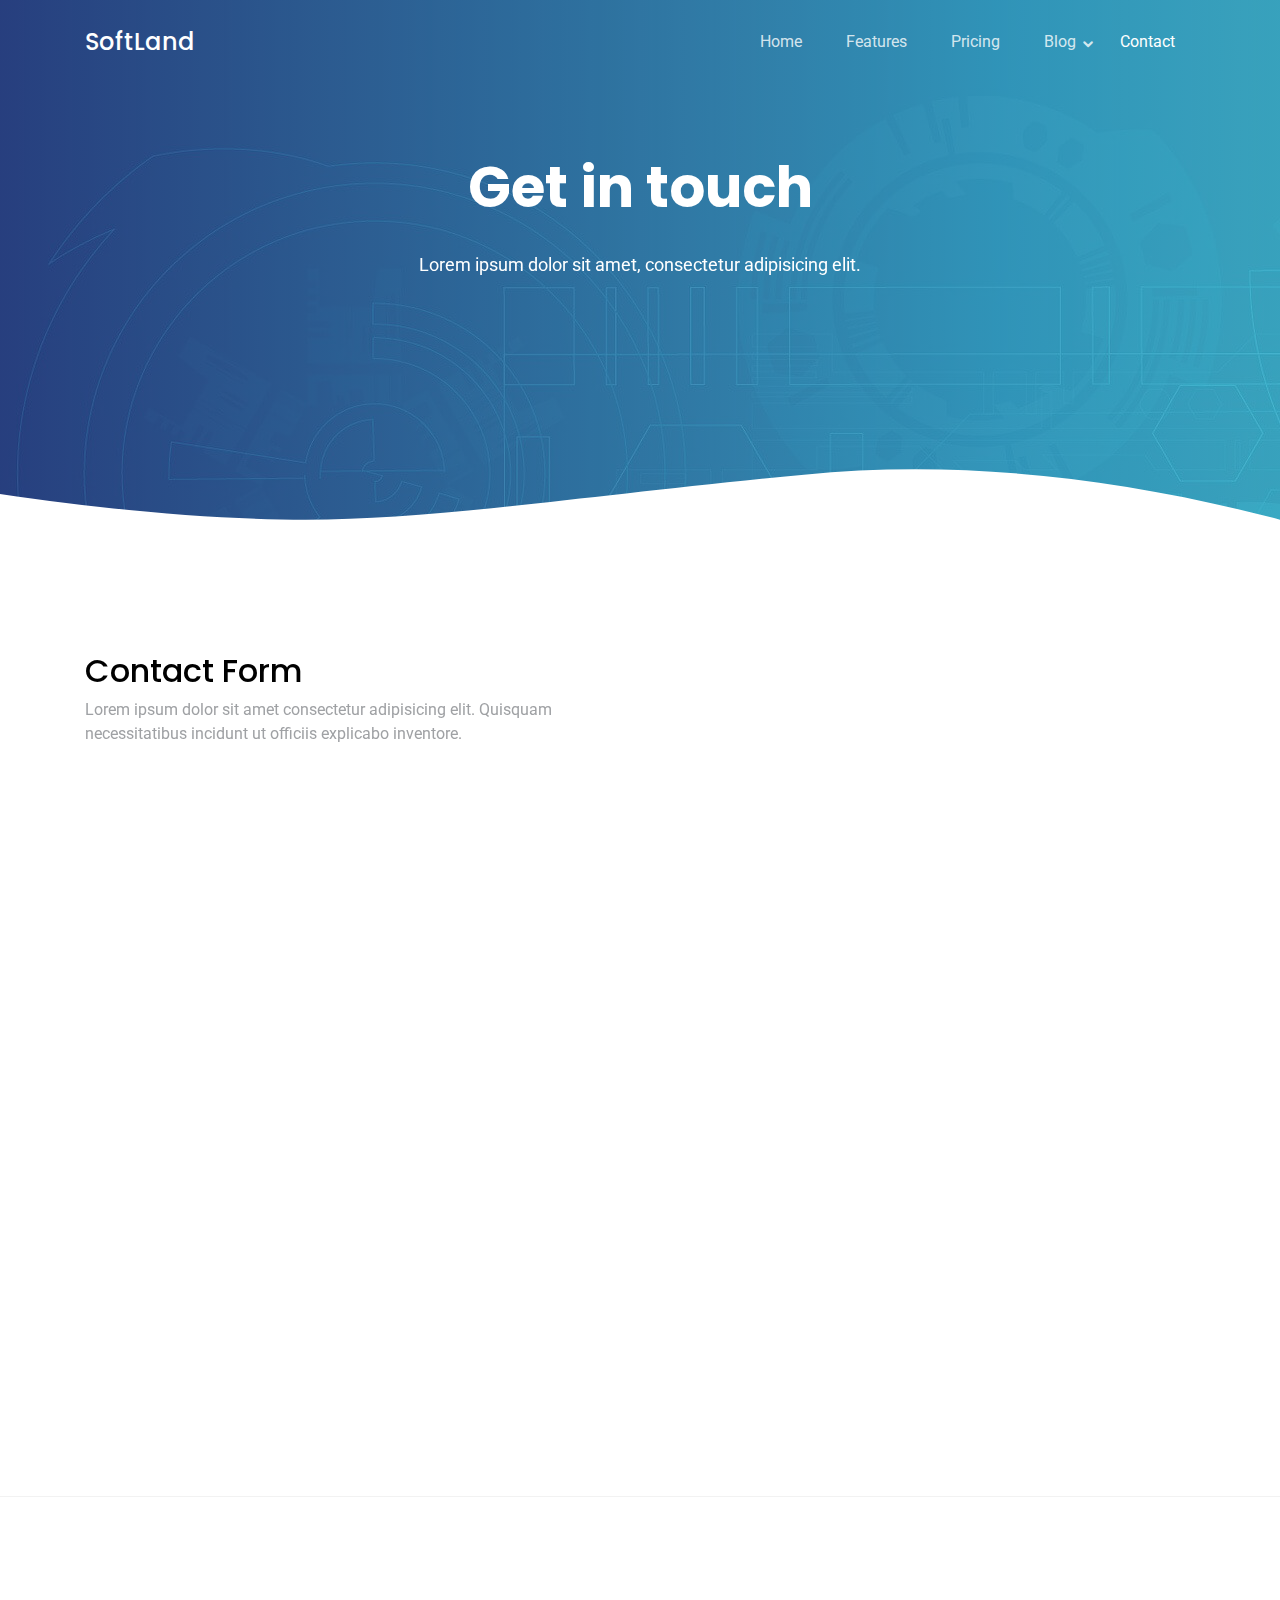
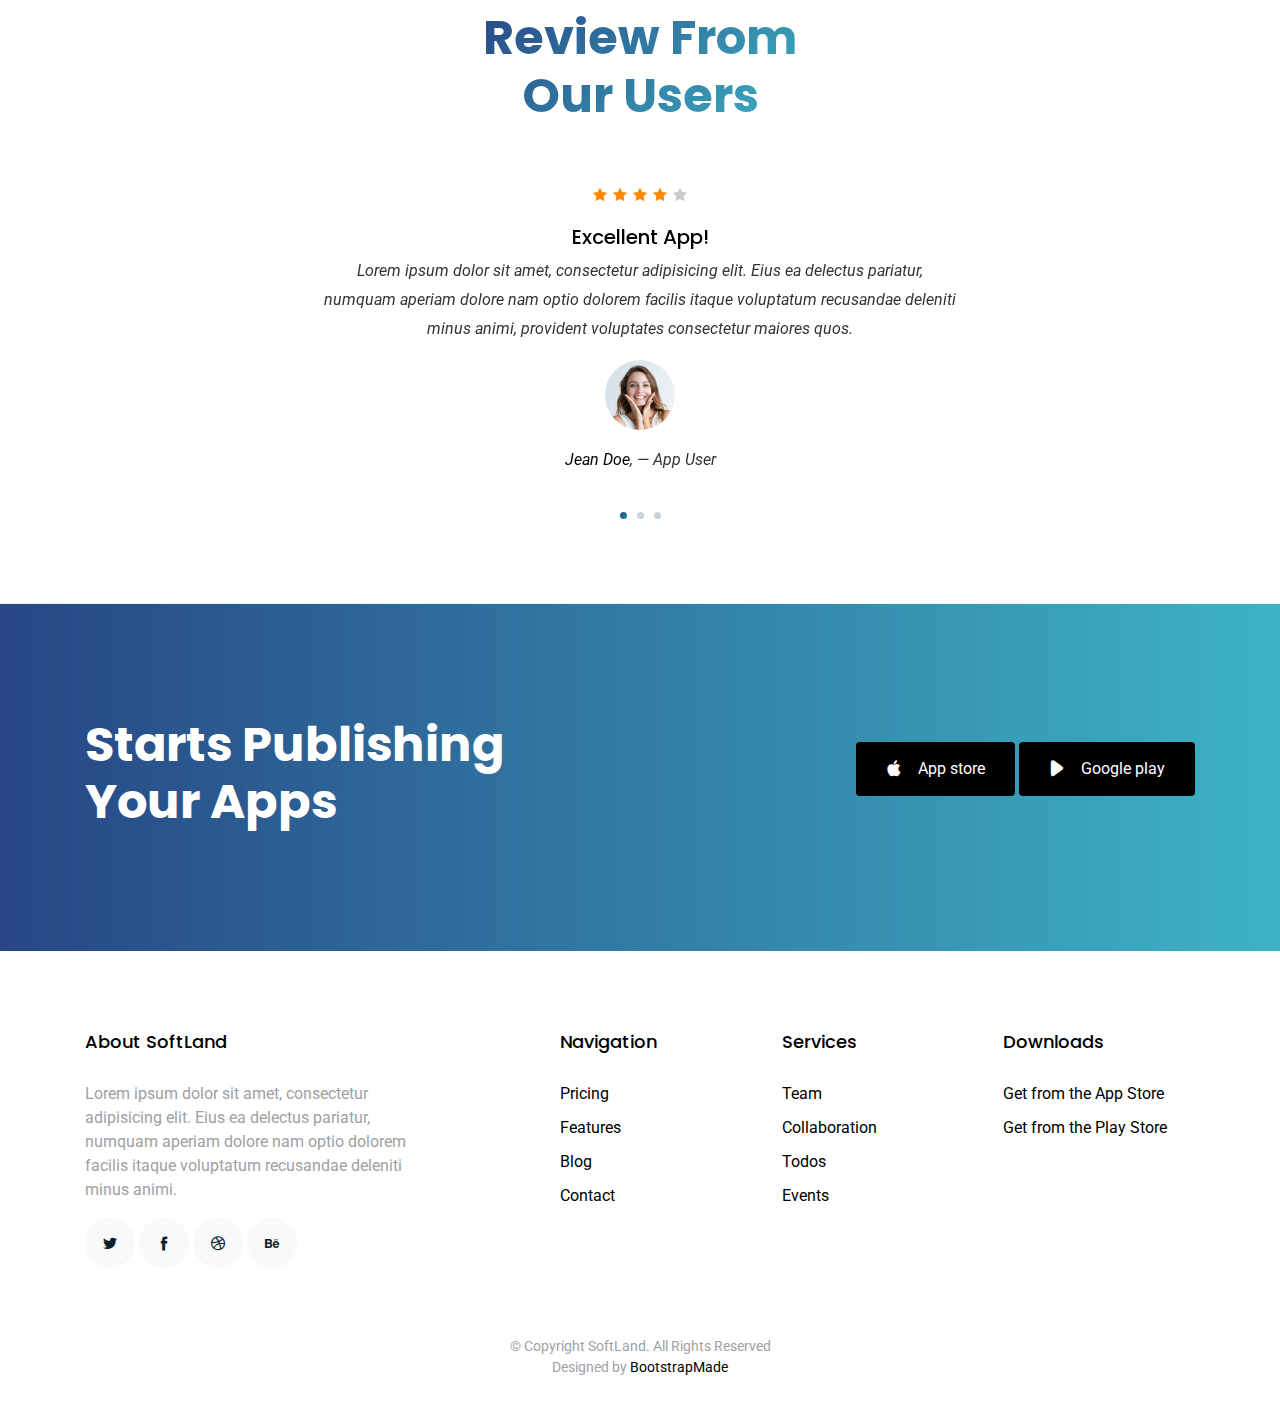
<file: Metal weight calculator/contact.html>
<!DOCTYPE html>
<html lang="en">
<head>
  <meta charset="utf-8">
  <title>Contact - SoftLand</title>
  <meta content="width=device-width, initial-scale=1.0" name="viewport">
  <meta content="" name="keywords">
  <meta content="" name="description">

  <!-- Favicons -->
  <link href="img/favicon.png" rel="icon">
  <link href="img/apple-touch-icon.png" rel="apple-touch-icon">

  <!-- Google Fonts -->
  <link href="https://fonts.googleapis.com/css?family=Poppins:300,400,700|Roboto:300,400,700&display=swap" rel="stylesheet">

  <!-- Bootstrap CSS File -->
  <link href="vendor/bootstrap/css/bootstrap.min.css" rel="stylesheet">

  <!-- Vendor CSS Files -->
  <link href="vendor/icofont/icofont.min.css" rel="stylesheet">
  <link href="vendor/line-awesome/css/line-awesome.min.css" rel="stylesheet">
  <link href="vendor/aos/aos.css" rel="stylesheet">
  <link href="vendor/owlcarousel/assets/owl.carousel.min.css" rel="stylesheet">

  <!-- Template Main CSS File -->
  <link href="css/style.css" rel="stylesheet">

  <!-- =======================================================
    Template Name: SoftLand
    Template URL: https://bootstrapmade.com/softland-bootstrap-app-landing-page-template/
    Author: BootstrapMade.com
    Author URL: https://bootstrapmade.com/
  ======================================================= -->
</head>

<body>
    
  <div class="site-wrap">

    <div class="site-mobile-menu site-navbar-target">
      <div class="site-mobile-menu-header">
        <div class="site-mobile-menu-close mt-3">
          <span class="icon-close2 js-menu-toggle"></span>
        </div>
      </div>
      <div class="site-mobile-menu-body"></div>
    </div>

    <header class="site-navbar js-sticky-header site-navbar-target" role="banner" >

      <div class="container">
        <div class="row align-items-center">
          
          <div class="col-6 col-lg-2">
            <h1 class="mb-0 site-logo"><a href="index.html" class="mb-0">SoftLand</a></h1>
          </div>

          <div class="col-12 col-md-10 d-none d-lg-block">
            <nav class="site-navigation position-relative text-right" role="navigation">

              <ul class="site-menu main-menu js-clone-nav mr-auto d-none d-lg-block">
                <li><a href="index.html" class="nav-link">Home</a></li>
                <li><a href="features.html" class="nav-link">Features</a></li>
                <li><a href="pricing.html" class="nav-link">Pricing</a></li>
                
                <li class="has-children">
                  <a href="blog.html" class="nav-link">Blog</a>
                  <ul class="dropdown">
                    <li><a href="blog.html" class="nav-link">Blog</a></li>
                    <li><a href="blog-single.html" class="nav-link">Blog Sigle</a></li>
                  </ul>
                </li>
                <li class="active"><a href="contact.html" class="nav-link">Contact</a></li>
              </ul>
            </nav>
          </div>


          <div class="col-6 d-inline-block d-lg-none ml-md-0 py-3" style="position: relative; top: 3px;">

            <a href="#" class="burger site-menu-toggle js-menu-toggle" data-toggle="collapse" data-target="#main-navbar">
              <span></span>
            </a>
          </div>

        </div>
      </div>
      
    </header>


    <main id="main">
      <div class="hero-section inner-page">
        <div class="wave">
          
          <svg width="1920px" height="265px" viewBox="0 0 1920 265" version="1.1" xmlns="http://www.w3.org/2000/svg" xmlns:xlink="http://www.w3.org/1999/xlink">
              <g id="Page-1" stroke="none" stroke-width="1" fill="none" fill-rule="evenodd">
                  <g id="Apple-TV" transform="translate(0.000000, -402.000000)" fill="#FFFFFF">
                      <path d="M0,439.134243 C175.04074,464.89273 327.944386,477.771974 458.710937,477.771974 C654.860765,477.771974 870.645295,442.632362 1205.9828,410.192501 C1429.54114,388.565926 1667.54687,411.092417 1920,477.771974 L1920,667 L1017.15166,667 L0,667 L0,439.134243 Z" id="Path"></path>
                  </g>
              </g>
          </svg>

        </div>

        <div class="container">
          <div class="row align-items-center">
            <div class="col-12">
              <div class="row justify-content-center">
                <div class="col-md-7 text-center hero-text">
                  <h1 data-aos="fade-up" data-aos-delay="">Get in touch</h1>
                  <p class="mb-5" data-aos="fade-up"  data-aos-delay="100">Lorem ipsum dolor sit amet, consectetur adipisicing elit.</p>  
                </div>
              </div>
            </div>
          </div>
        </div>
        
      </div>

      <div class="site-section">
      <div class="container">
        <div class="row mb-5 align-items-end">
          <div class="col-md-6" data-aos="fade-up">
          
            <h2>Contact Form</h2>
            <p class="mb-0">Lorem ipsum dolor sit amet consectetur adipisicing elit. Quisquam necessitatibus incidunt ut officiis explicabo inventore.</p>
          </div>
          
        </div>
        
            <div class="row">
              <div class="col-md-4 ml-auto order-2"  data-aos="fade-up">
                <ul class="list-unstyled">
                  <li class="mb-3">
                    <strong class="d-block mb-1">Address</strong>
                    <span>203 Fake St. Mountain View, San Francisco, California, USA</span>
                  </li>
                  <li class="mb-3">
                    <strong class="d-block mb-1">Phone</strong>
                    <span>+1 232 3235 324</span>
                  </li>
                  <li class="mb-3">
                    <strong class="d-block mb-1">Email</strong>
                    <span>youremail@domain.com</span>
                  </li>
                </ul>
              </div>

              <div class="col-md-6 mb-5 mb-md-0"  data-aos="fade-up">
                <form action="forms/contact.php" method="post" role="form" class="php-email-form">
              
                  <div class="row">
                    <div class="col-md-6 form-group">
                      <label for="name">Name</label>
                      <input type="text" name="name" class="form-control" id="name" data-rule="minlen:4" data-msg="Please enter at least 4 chars" />
                      <div class="validate"></div>
                    </div>
                    <div class="col-md-6 form-group">
                      <label for="name">Email</label>
                      <input type="email" class="form-control" name="email" id="email" data-rule="email" data-msg="Please enter a valid email" />
                      <div class="validate"></div>
                    </div>
                    <div class="col-md-12 form-group">
                      <label for="name">Subject</label>
                      <input type="text" class="form-control" name="subject" id="subject" data-rule="minlen:4" data-msg="Please enter at least 8 chars of subject" />
                      <div class="validate"></div>
                    </div>
                    <div class="col-md-12 form-group">
                      <label for="name">Message</label>
                      <textarea class="form-control" name="message" cols="30" rows="10" data-rule="required" data-msg="Please write something for us"></textarea>
                      <div class="validate"></div>
                    </div>
    
    
                    <div class="col-md-12 mb-3">
                        <div class="loading">Loading</div>
                      <div class="error-message"></div>
                      <div class="sent-message">Your message has been sent. Thank you!</div>
                    </div>
    
                    <div class="col-md-6 form-group">
                      <input type="submit" class="btn btn-primary d-block w-100" value="Send Message">
                    </div>
                  </div>
    
                </form>
              </div>
          
            </div>
      </div>
    </div>


      <div class="site-section border-top border-bottom">
        <div class="container">
          <div class="row justify-content-center text-center mb-5">
            <div class="col-md-4">
              <h2 class="section-heading">Review From Our Users</h2>
            </div>
          </div>
          <div class="row justify-content-center text-center">
            <div class="col-md-7">
              <div class="owl-carousel testimonial-carousel">
                <div class="review text-center">
                  <p class="stars">
                    <span class="icofont-star"></span>
                    <span class="icofont-star"></span>
                    <span class="icofont-star"></span>
                    <span class="icofont-star"></span>
                    <span class="icofont-star muted"></span>
                  </p>
                  <h3>Excellent App!</h3>
                  <blockquote>
                    <p>Lorem ipsum dolor sit amet, consectetur adipisicing elit. Eius ea delectus pariatur, numquam aperiam dolore nam optio dolorem facilis itaque voluptatum recusandae deleniti minus animi, provident voluptates consectetur maiores quos.</p>
                  </blockquote>

                  

                  <p class="review-user">
                    <img src="img/person_1.jpg" alt="Image" class="img-fluid rounded-circle mb-3">
                    <span class="d-block">
                      <span class="text-black">Jean Doe</span>, &mdash; App User
                    </span>
                  </p>

                </div>

                <div class="review text-center">
                  <p class="stars">
                    <span class="icofont-star"></span>
                    <span class="icofont-star"></span>
                    <span class="icofont-star"></span>
                    <span class="icofont-star"></span>
                    <span class="icofont-star muted"></span>
                  </p>
                  <h3>This App is easy to use!</h3>
                  <blockquote>
                    <p>Lorem ipsum dolor sit amet, consectetur adipisicing elit. Eius ea delectus pariatur, numquam aperiam dolore nam optio dolorem facilis itaque voluptatum recusandae deleniti minus animi, provident voluptates consectetur maiores quos.</p>
                  </blockquote>

                  

                  <p class="review-user">
                    <img src="img/person_2.jpg" alt="Image" class="img-fluid rounded-circle mb-3">
                    <span class="d-block">
                      <span class="text-black">Johan Smith</span>, &mdash; App User
                    </span>
                  </p>

                </div>


                <div class="review text-center">
                  <p class="stars">
                    <span class="icofont-star"></span>
                    <span class="icofont-star"></span>
                    <span class="icofont-star"></span>
                    <span class="icofont-star"></span>
                    <span class="icofont-star muted"></span>
                  </p>
                  <h3>Awesome functionality!</h3>
                  <blockquote>
                    <p>Lorem ipsum dolor sit amet, consectetur adipisicing elit. Eius ea delectus pariatur, numquam aperiam dolore nam optio dolorem facilis itaque voluptatum recusandae deleniti minus animi, provident voluptates consectetur maiores quos.</p>
                  </blockquote>

                  

                  <p class="review-user">
                    <img src="img/person_3.jpg" alt="Image" class="img-fluid rounded-circle mb-3">
                    <span class="d-block">
                      <span class="text-black">Jean Thunberg</span>, &mdash; App User
                    </span>
                  </p>

                </div>
              </div>
            </div>
          </div>
        </div>
      </div>

      

      <div class="site-section cta-section">
        <div class="container">
          <div class="row align-items-center">
            <div class="col-md-6 mr-auto text-center text-md-left mb-5 mb-md-0">
              <h2>Starts Publishing Your Apps</h2>
            </div>
            <div class="col-md-5 text-center text-md-right">
              <p><a href="#" class="btn"><span class="icofont-brand-apple mr-3"></span>App store</a> <a href="#" class="btn"><span class="icofont-ui-play mr-3"></span>Google play</a></p>
            </div>
          </div>
        </div>
      </div>


    </main>
    <footer class="footer" role="contentinfo">
      <div class="container">
        <div class="row">
          <div class="col-md-4 mb-4 mb-md-0">
            <h3>About SoftLand</h3>
            <p>Lorem ipsum dolor sit amet, consectetur adipisicing elit. Eius ea delectus pariatur, numquam aperiam dolore nam optio dolorem facilis itaque voluptatum recusandae deleniti minus animi.</p>
            <p class="social">
              <a href="#"><span class="icofont-twitter"></span></a>
              <a href="#"><span class="icofont-facebook"></span></a>
              <a href="#"><span class="icofont-dribbble"></span></a>
              <a href="#"><span class="icofont-behance"></span></a>
            </p>
          </div>
          <div class="col-md-7 ml-auto">
            <div class="row site-section pt-0">
              <div class="col-md-4 mb-4 mb-md-0">
                <h3>Navigation</h3>
                <ul class="list-unstyled">
                  <li><a href="#">Pricing</a></li>
                  <li><a href="#">Features</a></li>
                  <li><a href="#">Blog</a></li>
                  <li><a href="#">Contact</a></li>
                </ul>
              </div>
              <div class="col-md-4 mb-4 mb-md-0">
                <h3>Services</h3>
                <ul class="list-unstyled">
                  <li><a href="#">Team</a></li>
                  <li><a href="#">Collaboration</a></li>
                  <li><a href="#">Todos</a></li>
                  <li><a href="#">Events</a></li>
                </ul>
              </div>
              <div class="col-md-4 mb-4 mb-md-0">
                <h3>Downloads</h3>
                <ul class="list-unstyled">
                  <li><a href="#">Get from the App Store</a></li>
                  <li><a href="#">Get from the Play Store</a></li>
                </ul>
              </div>
            </div>
          </div>
        </div>

        <div class="row justify-content-center text-center">
          <div class="col-md-7">
            <p class="copyright">&copy; Copyright SoftLand. All Rights Reserved</p>
            <div class="credits">
              <!--
                All the links in the footer should remain intact.
                You can delete the links only if you purchased the pro version.
                Licensing information: https://bootstrapmade.com/license/
                Purchase the pro version with working PHP/AJAX contact form: https://bootstrapmade.com/buy/?theme=SoftLand
              -->
              Designed by <a href="https://bootstrapmade.com/">BootstrapMade</a>
            </div>
          </div>
        </div>

      </div>
    </footer>
  </div> <!-- .site-wrap -->
  
  <!-- Vendor JS Files -->
  <script src="vendor/jquery/jquery.min.js"></script>
  <script src="vendor/jquery/jquery-migrate.min.js"></script>
  <script src="vendor/bootstrap/js/bootstrap.min.js"></script>
  <script src="vendor/easing/easing.min.js"></script>
  <script src="vendor/php-email-form/validate.js"></script>
  <script src="vendor/sticky/sticky.js"></script>
  <script src="vendor/aos/aos.js"></script>
  <script src="vendor/owlcarousel/owl.carousel.min.js"></script>

  <!-- Template Main JS File -->
  <script src="js/main.js"></script>

  </body>
</html>
</file>
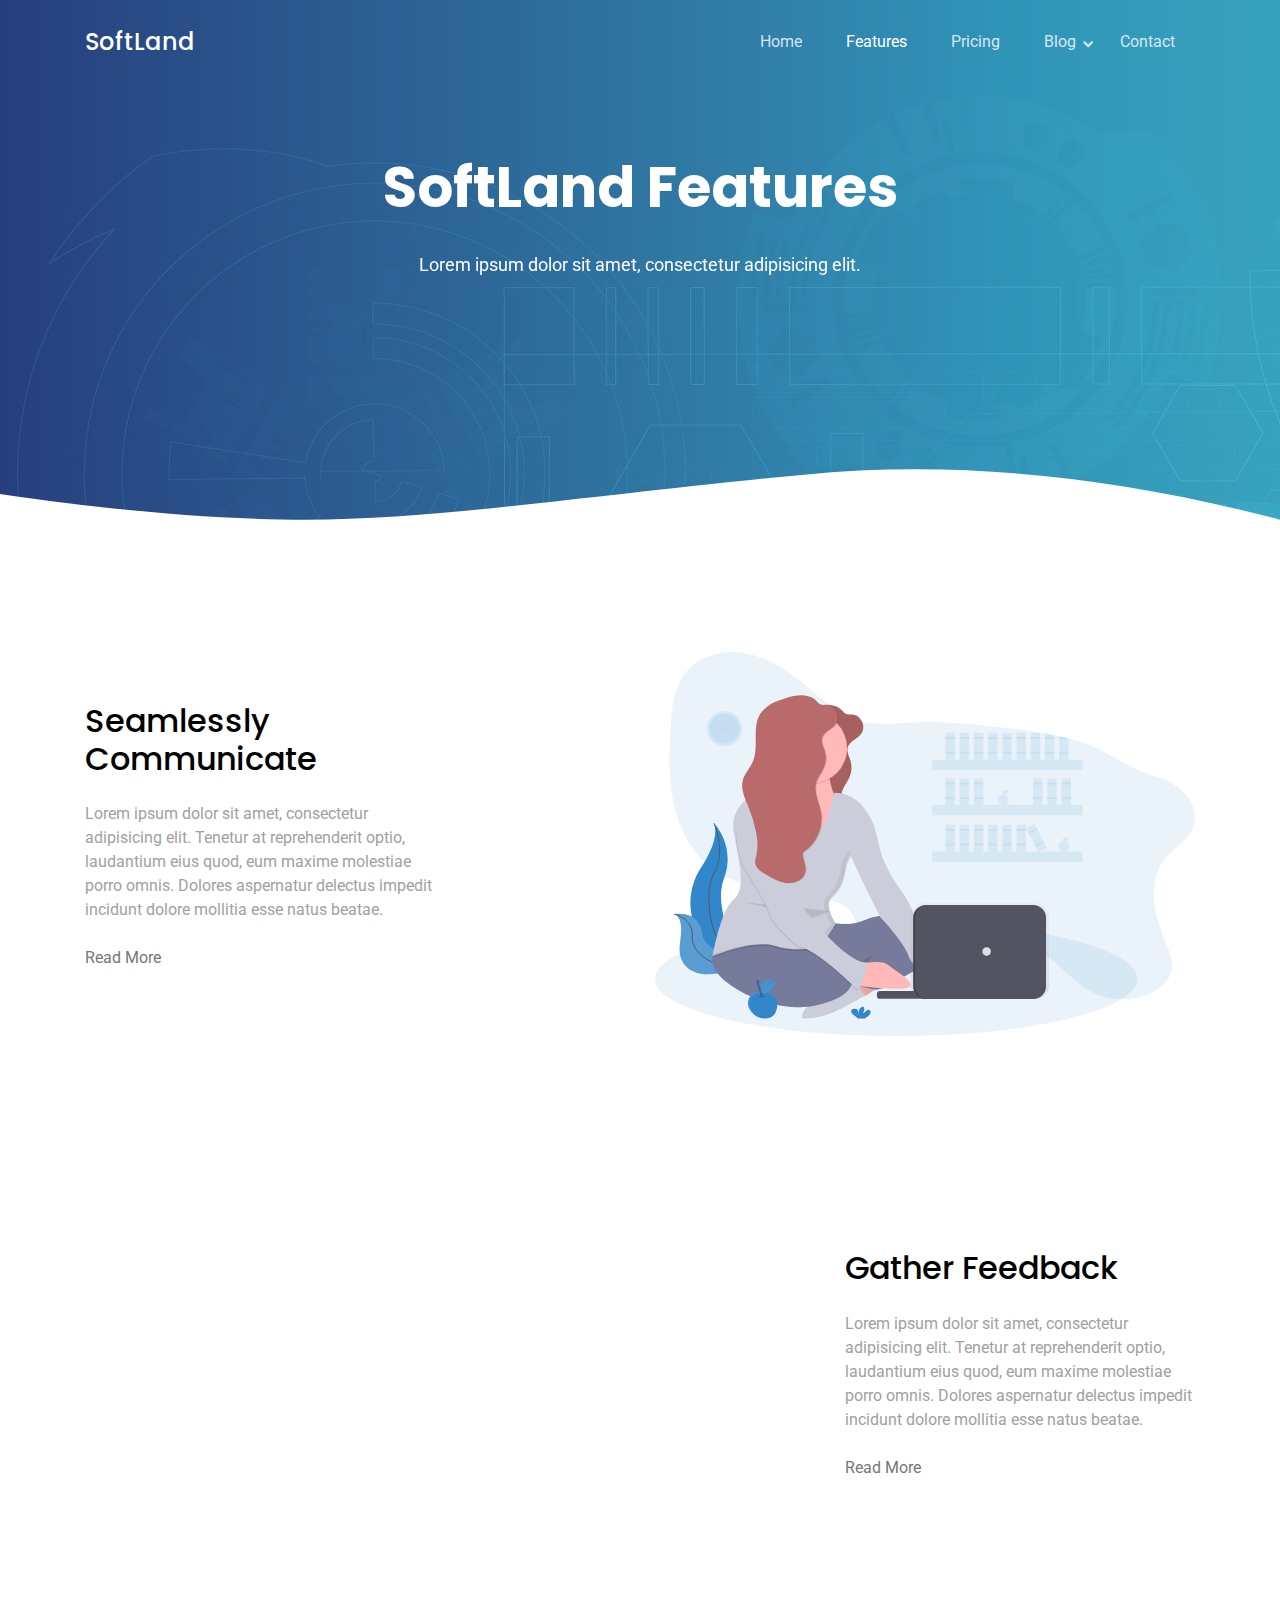
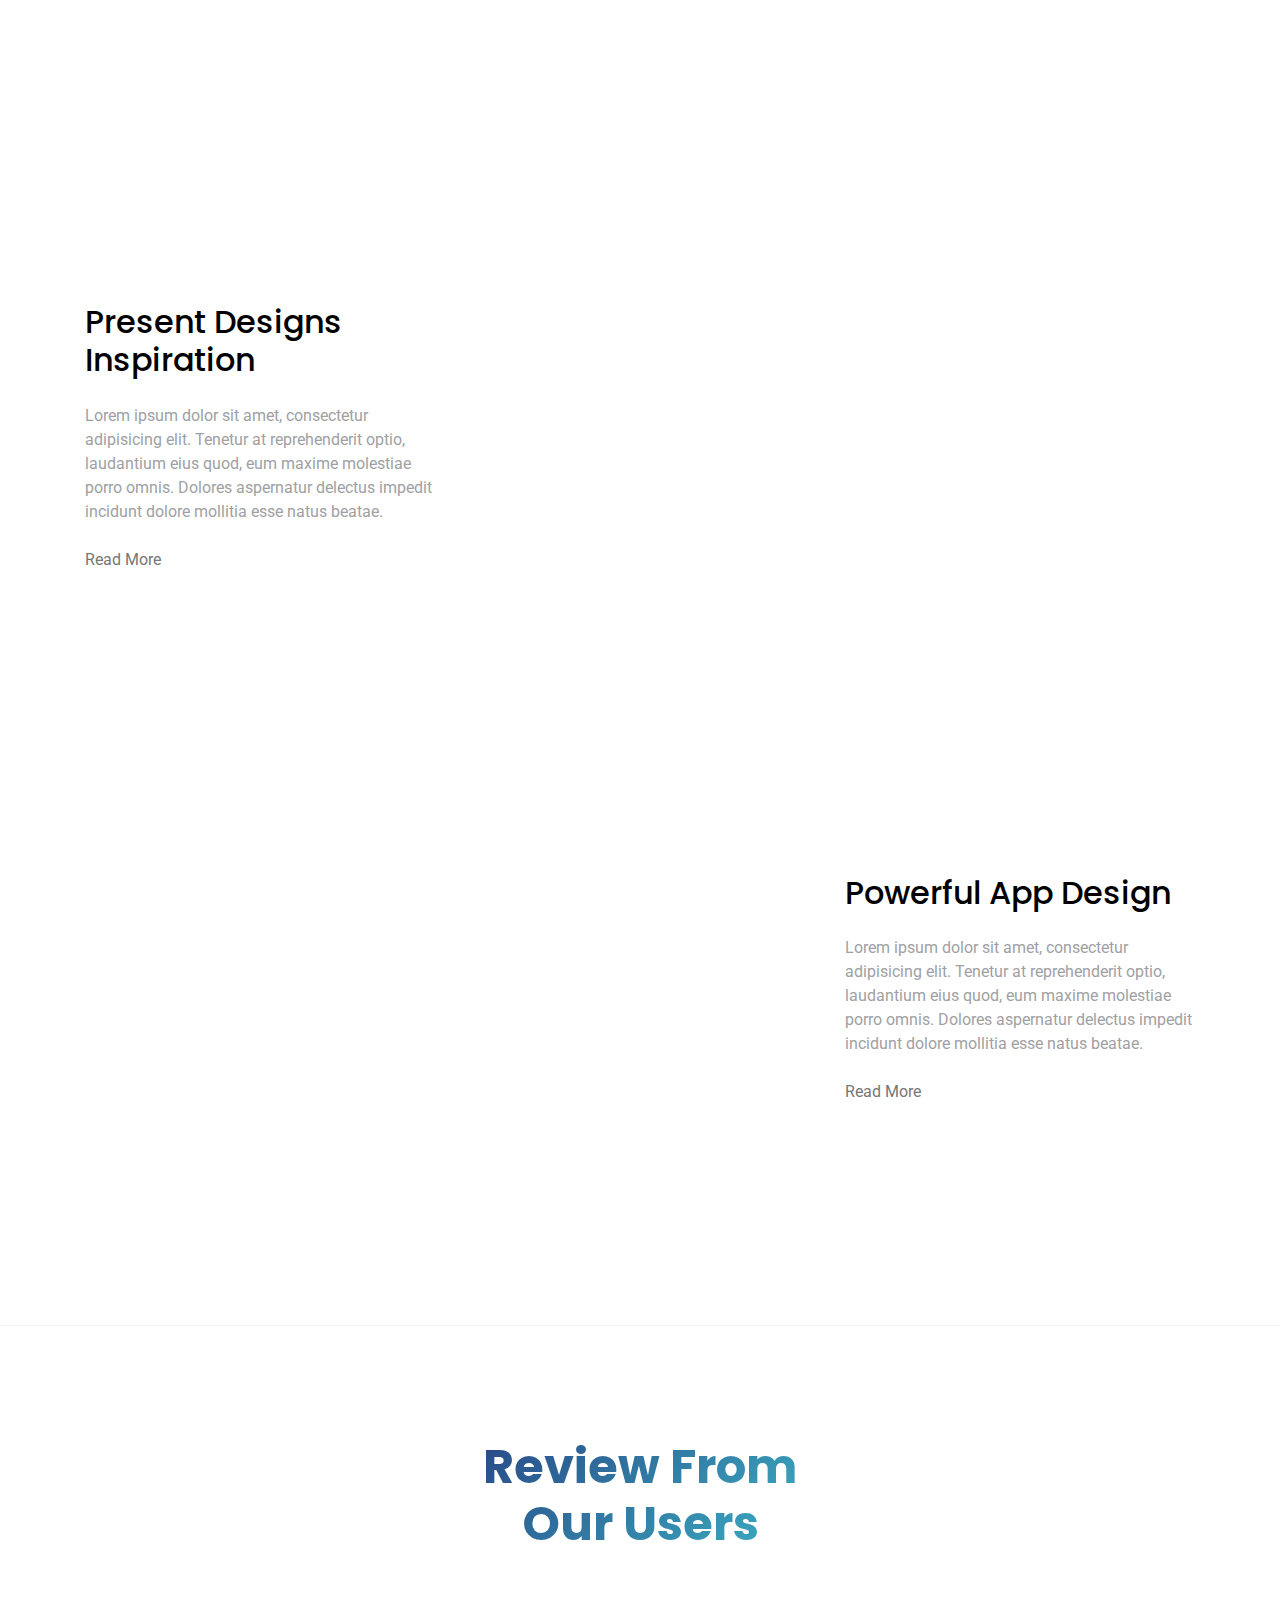
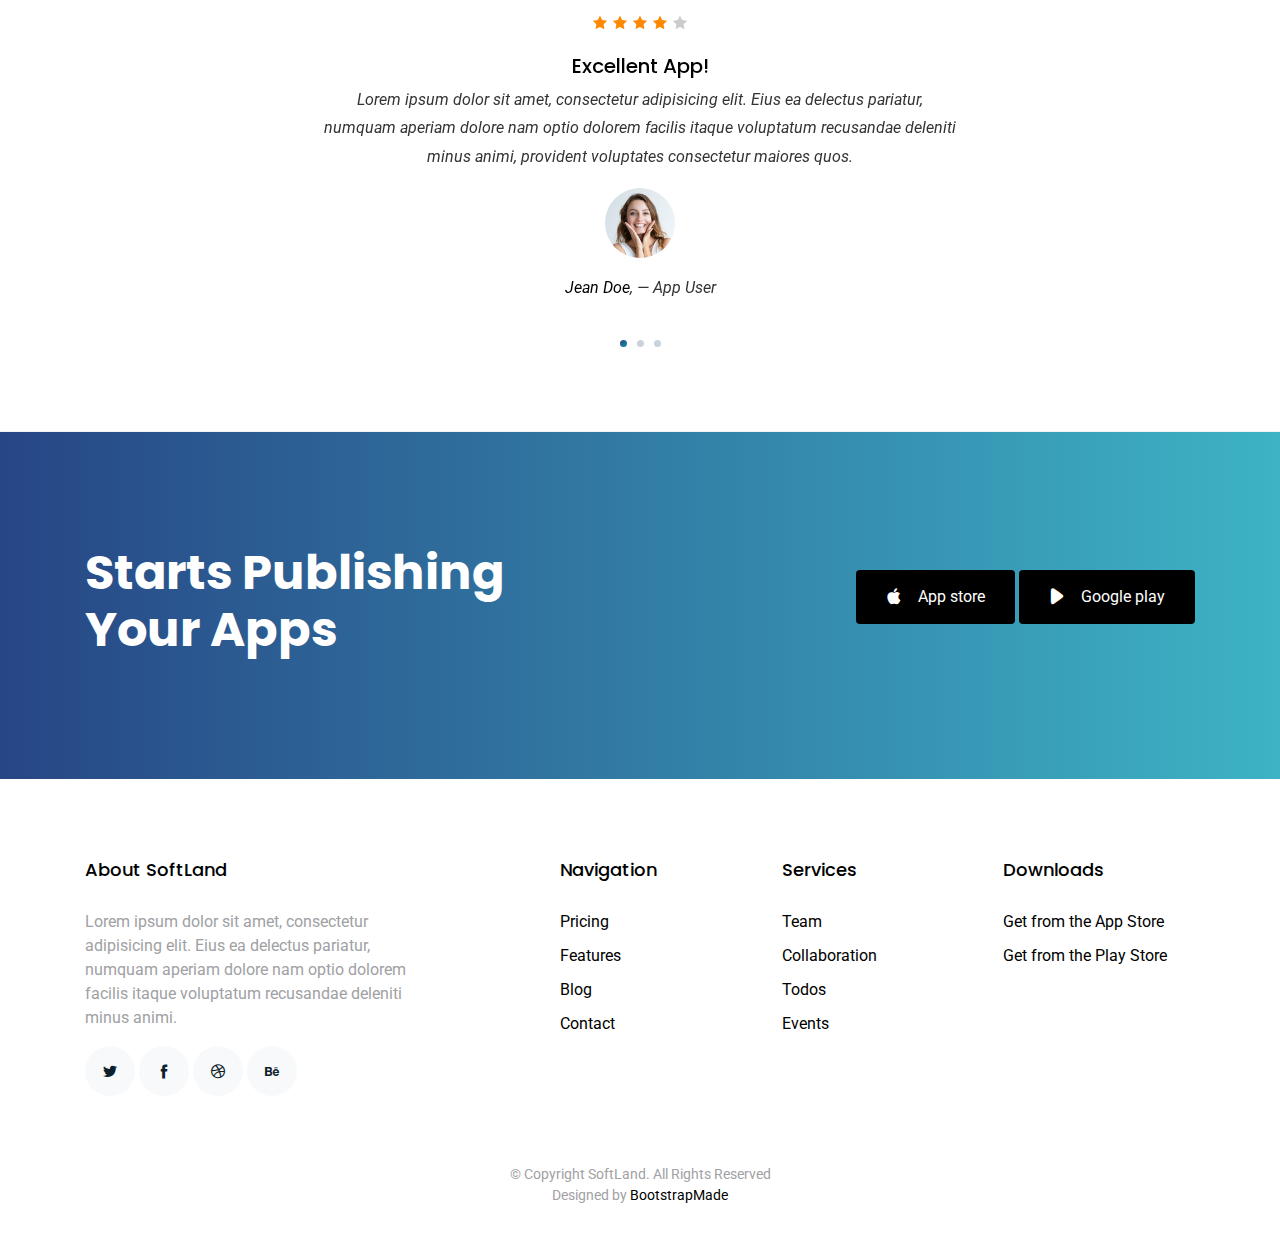
<file: Metal weight calculator/features.html>
<!DOCTYPE html>
<html lang="en">
<head>
  <meta charset="utf-8">
  <title>Features - SoftLand</title>
  <meta content="width=device-width, initial-scale=1.0" name="viewport">
  <meta content="" name="keywords">
  <meta content="" name="description">

  <!-- Favicons -->
  <link href="img/favicon.png" rel="icon">
  <link href="img/apple-touch-icon.png" rel="apple-touch-icon">

  <!-- Google Fonts -->
  <link href="https://fonts.googleapis.com/css?family=Poppins:300,400,700|Roboto:300,400,700&display=swap" rel="stylesheet">

  <!-- Bootstrap CSS File -->
  <link href="vendor/bootstrap/css/bootstrap.min.css" rel="stylesheet">

  <!-- Vendor CSS Files -->
  <link href="vendor/icofont/icofont.min.css" rel="stylesheet">
  <link href="vendor/line-awesome/css/line-awesome.min.css" rel="stylesheet">
  <link href="vendor/aos/aos.css" rel="stylesheet">
  <link href="vendor/owlcarousel/assets/owl.carousel.min.css" rel="stylesheet">

  <!-- Template Main CSS File -->
  <link href="css/style.css" rel="stylesheet">

  <!-- =======================================================
    Template Name: SoftLand
    Template URL: https://bootstrapmade.com/softland-bootstrap-app-landing-page-template/
    Author: BootstrapMade.com
    Author URL: https://bootstrapmade.com/
  ======================================================= -->
</head>

<body>
    
  <div class="site-wrap">

    <div class="site-mobile-menu site-navbar-target">
      <div class="site-mobile-menu-header">
        <div class="site-mobile-menu-close mt-3">
          <span class="icofont-close js-menu-toggle"></span>
        </div>
      </div>
      <div class="site-mobile-menu-body"></div>
    </div>

    <header class="site-navbar js-sticky-header site-navbar-target" role="banner" >

      <div class="container">
        <div class="row align-items-center">
          
          <div class="col-6 col-lg-2">
            <h1 class="mb-0 site-logo"><a href="index.html" class="mb-0">SoftLand</a></h1>
          </div>

          <div class="col-12 col-md-10 d-none d-lg-block">
            <nav class="site-navigation position-relative text-right" role="navigation">

              <ul class="site-menu main-menu js-clone-nav mr-auto d-none d-lg-block">
                <li><a href="index.html" class="nav-link">Home</a></li>
                <li class="active"><a href="features.html" class="nav-link">Features</a></li>
                <li><a href="pricing.html" class="nav-link">Pricing</a></li>
                
                <li class="has-children">
                  <a href="blog.html" class="nav-link">Blog</a>
                  <ul class="dropdown">
                    <li><a href="blog.html" class="nav-link">Blog</a></li>
                    <li><a href="blog-single.html" class="nav-link">Blog Sigle</a></li>
                  </ul>
                </li>
                <li><a href="contact.html" class="nav-link">Contact</a></li>
              </ul>
            </nav>
          </div>


          <div class="col-6 d-inline-block d-lg-none ml-md-0 py-3" style="position: relative; top: 3px;">

            <a href="#" class="burger site-menu-toggle js-menu-toggle" data-toggle="collapse" data-target="#main-navbar">
              <span></span>
            </a>
          </div>

        </div>
      </div>
      
    </header>


    <main id="main">
      <div class="hero-section inner-page">
        <div class="wave">
          
          <svg width="1920px" height="265px" viewBox="0 0 1920 265" version="1.1" xmlns="http://www.w3.org/2000/svg" xmlns:xlink="http://www.w3.org/1999/xlink">
              <g id="Page-1" stroke="none" stroke-width="1" fill="none" fill-rule="evenodd">
                  <g id="Apple-TV" transform="translate(0.000000, -402.000000)" fill="#FFFFFF">
                      <path d="M0,439.134243 C175.04074,464.89273 327.944386,477.771974 458.710937,477.771974 C654.860765,477.771974 870.645295,442.632362 1205.9828,410.192501 C1429.54114,388.565926 1667.54687,411.092417 1920,477.771974 L1920,667 L1017.15166,667 L0,667 L0,439.134243 Z" id="Path"></path>
                  </g>
              </g>
          </svg>

        </div>

        <div class="container">
          <div class="row align-items-center">
            <div class="col-12">
              <div class="row justify-content-center">
                <div class="col-md-7 text-center hero-text">
                  <h1 data-aos="fade-up" data-aos-delay="">SoftLand Features</h1>
                  <p class="mb-5" data-aos="fade-up"  data-aos-delay="100">Lorem ipsum dolor sit amet, consectetur adipisicing elit.</p>  
                </div>
              </div>
            </div>
          </div>
        </div>
        
      </div>

      

      <div class="site-section pb-0">
        <div class="container">
          <div class="row align-items-center">
            <div class="col-md-4 mr-auto">
              <h2 class="mb-4">Seamlessly Communicate</h2>
              <p class="mb-4">Lorem ipsum dolor sit amet, consectetur adipisicing elit. Tenetur at reprehenderit optio, laudantium eius quod, eum maxime molestiae porro omnis. Dolores aspernatur delectus impedit incidunt dolore mollitia esse natus beatae.</p>
              <p><a href="#">Read More</a></p>
            </div>
            <div class="col-md-6" data-aos="fade-left">
              <img src="img/undraw_svg_2.svg" alt="Image" class="img-fluid">
            </div>
          </div>
        </div>
      </div> <!-- .site-section -->

      <div class="site-section">
        <div class="container">
          <div class="row align-items-center">
            <div class="col-md-4 ml-auto order-2">
              <h2 class="mb-4">Gather Feedback</h2>
              <p class="mb-4">Lorem ipsum dolor sit amet, consectetur adipisicing elit. Tenetur at reprehenderit optio, laudantium eius quod, eum maxime molestiae porro omnis. Dolores aspernatur delectus impedit incidunt dolore mollitia esse natus beatae.</p>
              <p><a href="#">Read More</a></p>
            </div>
            <div class="col-md-6" data-aos="fade-right">
              <img src="img/undraw_svg_3.svg" alt="Image" class="img-fluid">
            </div>
          </div>
        </div>
      </div> <!-- .site-section -->

      <div class="site-section pb-0">
        <div class="container">
          <div class="row align-items-center">
            <div class="col-md-4 mr-auto">
              <h2 class="mb-4">Present Designs Inspiration</h2>
              <p class="mb-4">Lorem ipsum dolor sit amet, consectetur adipisicing elit. Tenetur at reprehenderit optio, laudantium eius quod, eum maxime molestiae porro omnis. Dolores aspernatur delectus impedit incidunt dolore mollitia esse natus beatae.</p>
              <p><a href="#">Read More</a></p>
            </div>
            <div class="col-md-6" data-aos="fade-left">
              <img src="img/undraw_svg_3.svg" alt="Image" class="img-fluid">
            </div>
          </div>
        </div>
      </div> <!-- .site-section -->

      <div class="site-section">
        <div class="container">
          <div class="row align-items-center">
            <div class="col-md-4 ml-auto order-2">
              <h2 class="mb-4">Powerful App Design </h2>
              <p class="mb-4">Lorem ipsum dolor sit amet, consectetur adipisicing elit. Tenetur at reprehenderit optio, laudantium eius quod, eum maxime molestiae porro omnis. Dolores aspernatur delectus impedit incidunt dolore mollitia esse natus beatae.</p>
              <p><a href="#">Read More</a></p>
            </div>
            <div class="col-md-6" data-aos="fade-right">
              <img src="img/undraw_svg_4.svg" alt="Image" class="img-fluid">
            </div>
          </div>
        </div>
      </div> <!-- .site-section -->


      <div class="site-section border-top border-bottom">
        <div class="container">
          <div class="row justify-content-center text-center mb-5">
            <div class="col-md-4">
              <h2 class="section-heading">Review From Our Users</h2>
            </div>
          </div>
          <div class="row justify-content-center text-center">
            <div class="col-md-7">
              <div class="owl-carousel testimonial-carousel">
                <div class="review text-center">
                  <p class="stars">
                    <span class="icofont-star"></span>
                    <span class="icofont-star"></span>
                    <span class="icofont-star"></span>
                    <span class="icofont-star"></span>
                    <span class="icofont-star muted"></span>
                  </p>
                  <h3>Excellent App!</h3>
                  <blockquote>
                    <p>Lorem ipsum dolor sit amet, consectetur adipisicing elit. Eius ea delectus pariatur, numquam aperiam dolore nam optio dolorem facilis itaque voluptatum recusandae deleniti minus animi, provident voluptates consectetur maiores quos.</p>
                  </blockquote>

                  

                  <p class="review-user">
                    <img src="img/person_1.jpg" alt="Image" class="img-fluid rounded-circle mb-3">
                    <span class="d-block">
                      <span class="text-black">Jean Doe</span>, &mdash; App User
                    </span>
                  </p>

                </div>

                <div class="review text-center">
                  <p class="stars">
                    <span class="icofont-star"></span>
                    <span class="icofont-star"></span>
                    <span class="icofont-star"></span>
                    <span class="icofont-star"></span>
                    <span class="icofont-star muted"></span>
                  </p>
                  <h3>This App is easy to use!</h3>
                  <blockquote>
                    <p>Lorem ipsum dolor sit amet, consectetur adipisicing elit. Eius ea delectus pariatur, numquam aperiam dolore nam optio dolorem facilis itaque voluptatum recusandae deleniti minus animi, provident voluptates consectetur maiores quos.</p>
                  </blockquote>

                  

                  <p class="review-user">
                    <img src="img/person_2.jpg" alt="Image" class="img-fluid rounded-circle mb-3">
                    <span class="d-block">
                      <span class="text-black">Johan Smith</span>, &mdash; App User
                    </span>
                  </p>

                </div>


                <div class="review text-center">
                  <p class="stars">
                    <span class="icofont-star"></span>
                    <span class="icofont-star"></span>
                    <span class="icofont-star"></span>
                    <span class="icofont-star"></span>
                    <span class="icofont-star muted"></span>
                  </p>
                  <h3>Awesome functionality!</h3>
                  <blockquote>
                    <p>Lorem ipsum dolor sit amet, consectetur adipisicing elit. Eius ea delectus pariatur, numquam aperiam dolore nam optio dolorem facilis itaque voluptatum recusandae deleniti minus animi, provident voluptates consectetur maiores quos.</p>
                  </blockquote>

                  

                  <p class="review-user">
                    <img src="img/person_3.jpg" alt="Image" class="img-fluid rounded-circle mb-3">
                    <span class="d-block">
                      <span class="text-black">Jean Thunberg</span>, &mdash; App User
                    </span>
                  </p>

                </div>
              </div>
            </div>
          </div>
        </div>
      </div>

      

      <div class="site-section cta-section">
        <div class="container">
          <div class="row align-items-center">
            <div class="col-md-6 mr-auto text-center text-md-left mb-5 mb-md-0">
              <h2>Starts Publishing Your Apps</h2>
            </div>
            <div class="col-md-5 text-center text-md-right">
              <p><a href="#" class="btn"><span class="icofont-brand-apple mr-3"></span>App store</a> <a href="#" class="btn"><span class="icofont-ui-play mr-3"></span>Google play</a></p>
            </div>
          </div>
        </div>
      </div>


    </main>
    <footer class="footer" role="contentinfo">
      <div class="container">
        <div class="row">
          <div class="col-md-4 mb-4 mb-md-0">
            <h3>About SoftLand</h3>
            <p>Lorem ipsum dolor sit amet, consectetur adipisicing elit. Eius ea delectus pariatur, numquam aperiam dolore nam optio dolorem facilis itaque voluptatum recusandae deleniti minus animi.</p>
            <p class="social">
              <a href="#"><span class="icofont-twitter"></span></a>
              <a href="#"><span class="icofont-facebook"></span></a>
              <a href="#"><span class="icofont-dribbble"></span></a>
              <a href="#"><span class="icofont-behance"></span></a>
            </p>
          </div>
          <div class="col-md-7 ml-auto">
            <div class="row site-section pt-0">
              <div class="col-md-4 mb-4 mb-md-0">
                <h3>Navigation</h3>
                <ul class="list-unstyled">
                  <li><a href="#">Pricing</a></li>
                  <li><a href="#">Features</a></li>
                  <li><a href="#">Blog</a></li>
                  <li><a href="#">Contact</a></li>
                </ul>
              </div>
              <div class="col-md-4 mb-4 mb-md-0">
                <h3>Services</h3>
                <ul class="list-unstyled">
                  <li><a href="#">Team</a></li>
                  <li><a href="#">Collaboration</a></li>
                  <li><a href="#">Todos</a></li>
                  <li><a href="#">Events</a></li>
                </ul>
              </div>
              <div class="col-md-4 mb-4 mb-md-0">
                <h3>Downloads</h3>
                <ul class="list-unstyled">
                  <li><a href="#">Get from the App Store</a></li>
                  <li><a href="#">Get from the Play Store</a></li>
                </ul>
              </div>
            </div>
          </div>
        </div>

        <div class="row justify-content-center text-center">
          <div class="col-md-7">
            <p class="copyright">&copy; Copyright SoftLand. All Rights Reserved</p>
            <div class="credits">
              <!--
                All the links in the footer should remain intact.
                You can delete the links only if you purchased the pro version.
                Licensing information: https://bootstrapmade.com/license/
                Purchase the pro version with working PHP/AJAX contact form: https://bootstrapmade.com/buy/?theme=SoftLand
              -->
              Designed by <a href="https://bootstrapmade.com/">BootstrapMade</a>
            </div>
          </div>
        </div>

      </div>
    </footer>
  </div> <!-- .site-wrap -->
  
  <!-- Vendor JS Files -->
  <script src="vendor/jquery/jquery.min.js"></script>
  <script src="vendor/jquery/jquery-migrate.min.js"></script>
  <script src="vendor/bootstrap/js/bootstrap.min.js"></script>
  <script src="vendor/easing/easing.min.js"></script>
  <script src="vendor/php-email-form/validate.js"></script>
  <script src="vendor/sticky/sticky.js"></script>
  <script src="vendor/aos/aos.js"></script>
  <script src="vendor/owlcarousel/owl.carousel.min.js"></script>

  <!-- Template Main JS File -->
  <script src="js/main.js"></script>

  </body>
</html>
</file>
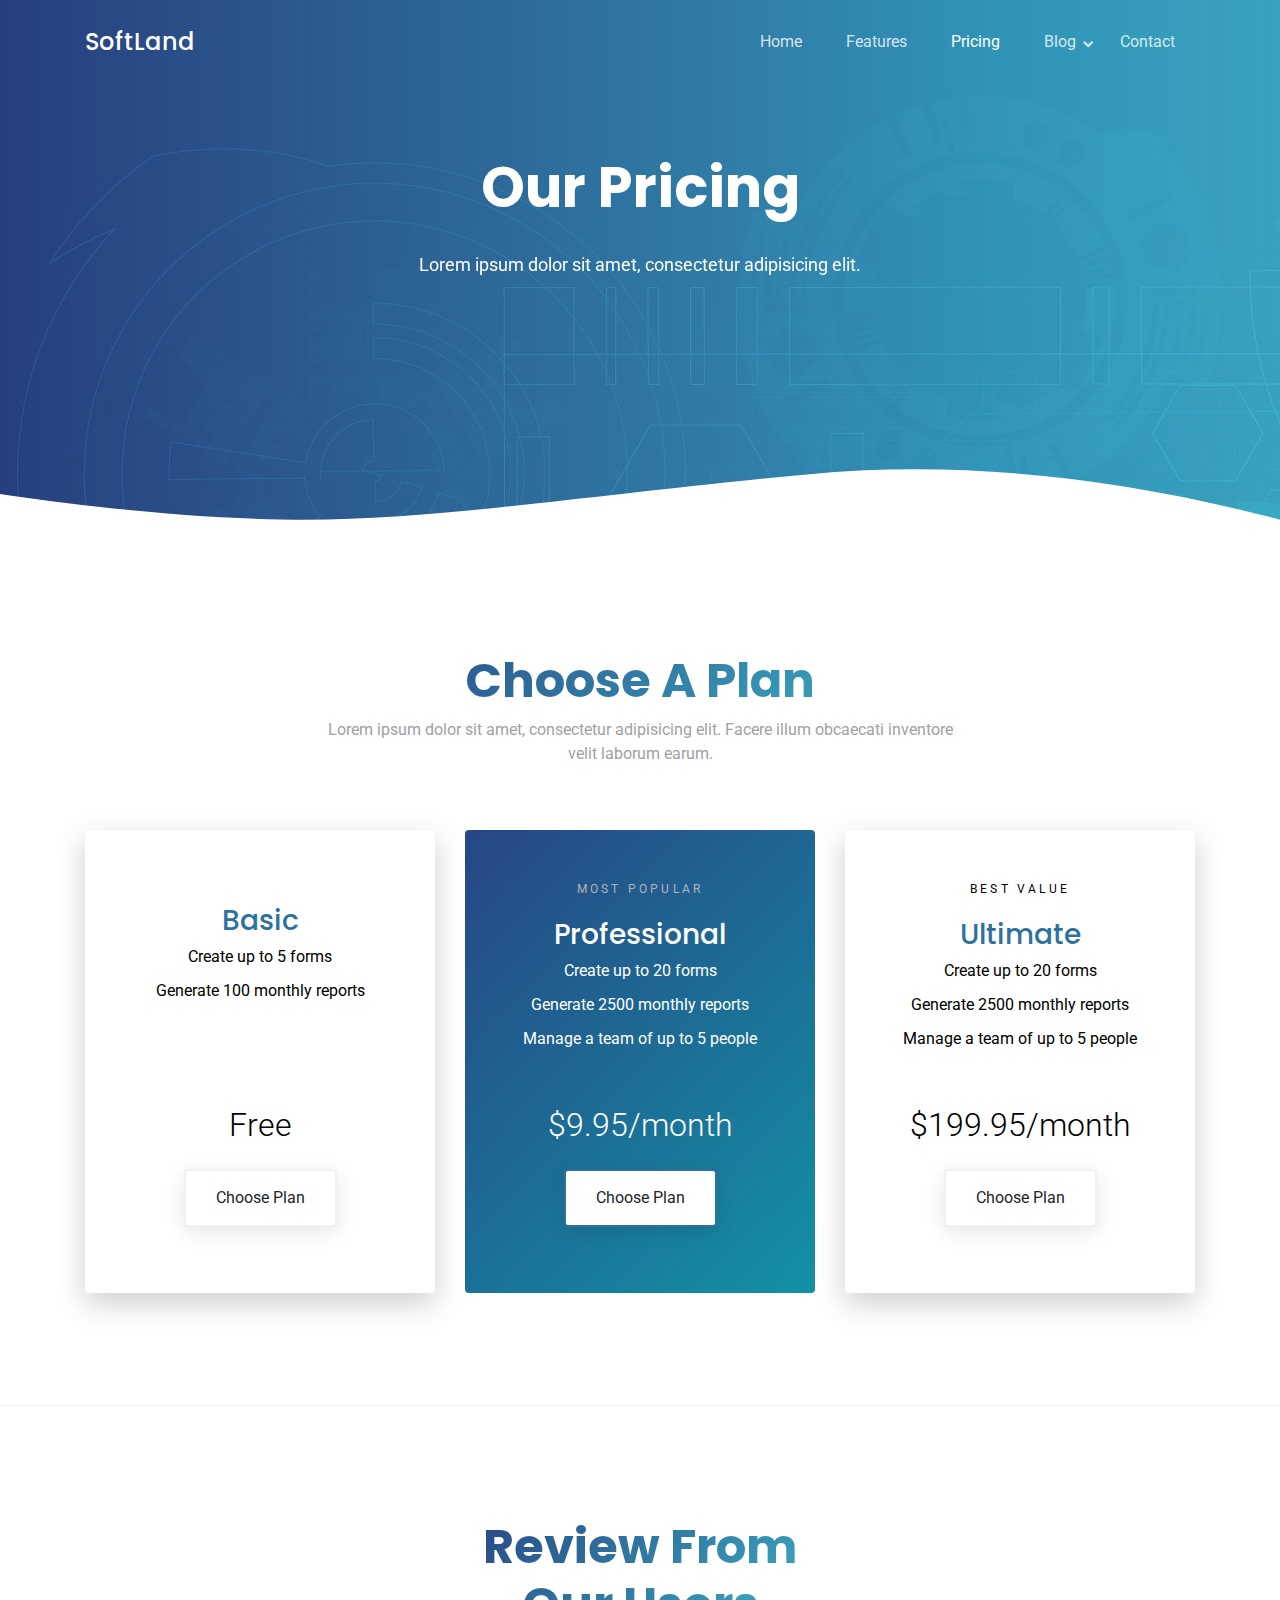
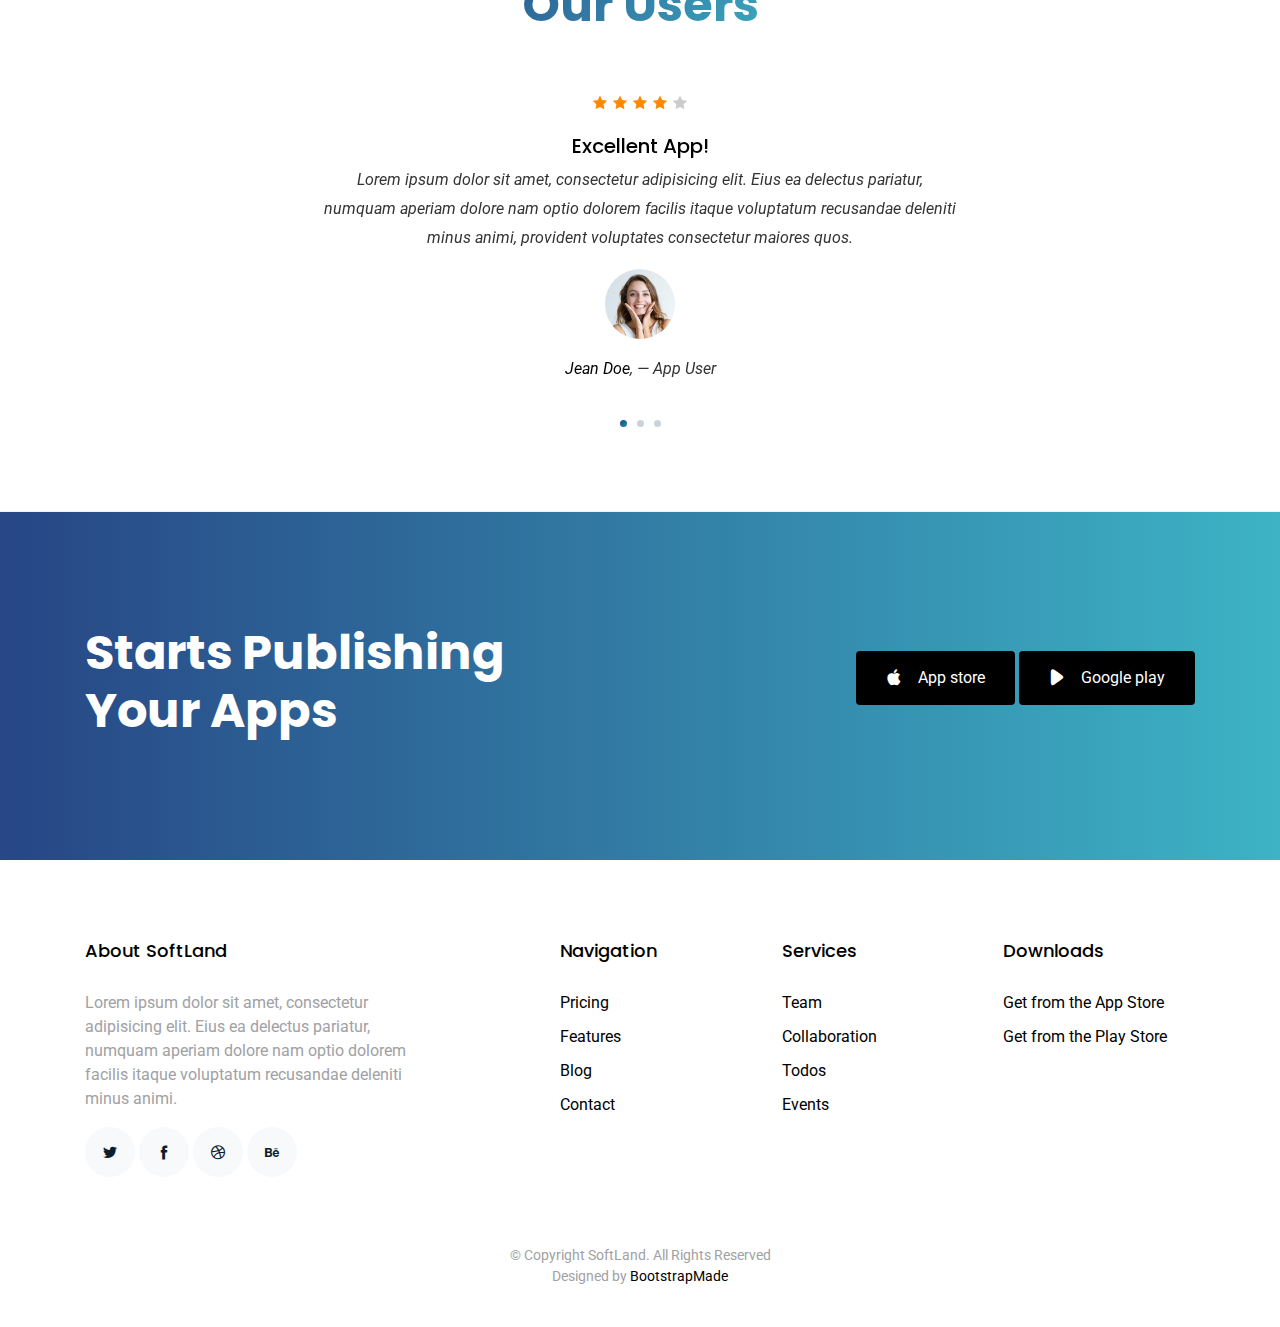
<file: Metal weight calculator/pricing.html>
<!DOCTYPE html>
<html lang="en">
<head>
  <meta charset="utf-8">
  <title>Pricing - SoftLand</title>
  <meta content="width=device-width, initial-scale=1.0" name="viewport">
  <meta content="" name="keywords">
  <meta content="" name="description">

  <!-- Favicons -->
  <link href="img/favicon.png" rel="icon">
  <link href="img/apple-touch-icon.png" rel="apple-touch-icon">

  <!-- Google Fonts -->
  <link href="https://fonts.googleapis.com/css?family=Poppins:300,400,700|Roboto:300,400,700&display=swap" rel="stylesheet">

  <!-- Bootstrap CSS File -->
  <link href="vendor/bootstrap/css/bootstrap.min.css" rel="stylesheet">

  <!-- Vendor CSS Files -->
  <link href="vendor/icofont/icofont.min.css" rel="stylesheet">
  <link href="vendor/line-awesome/css/line-awesome.min.css" rel="stylesheet">
  <link href="vendor/aos/aos.css" rel="stylesheet">
  <link href="vendor/owlcarousel/assets/owl.carousel.min.css" rel="stylesheet">

  <!-- Template Main CSS File -->
  <link href="css/style.css" rel="stylesheet">

  <!-- =======================================================
    Template Name: SoftLand
    Template URL: https://bootstrapmade.com/softland-bootstrap-app-landing-page-template/
    Author: BootstrapMade.com
    Author URL: https://bootstrapmade.com/
  ======================================================= -->
</head>

<body>
    
  <div class="site-wrap">

    <div class="site-mobile-menu site-navbar-target">
      <div class="site-mobile-menu-header">
        <div class="site-mobile-menu-close mt-3">
          <span class="icofont-close js-menu-toggle"></span>
        </div>
      </div>
      <div class="site-mobile-menu-body"></div>
    </div>

    <header class="site-navbar js-sticky-header site-navbar-target" role="banner" >

      <div class="container">
        <div class="row align-items-center">
          
          <div class="col-6 col-lg-2">
            <h1 class="mb-0 site-logo"><a href="index.html" class="mb-0">SoftLand</a></h1>
          </div>

          <div class="col-12 col-md-10 d-none d-lg-block">
            <nav class="site-navigation position-relative text-right" role="navigation">

              <ul class="site-menu main-menu js-clone-nav mr-auto d-none d-lg-block">
                <li><a href="index.html" class="nav-link">Home</a></li>
                <li><a href="features.html" class="nav-link">Features</a></li>
                <li class="active"><a href="pricing.html" class="nav-link">Pricing</a></li>
                
                <li class="has-children">
                  <a href="blog.html" class="nav-link">Blog</a>
                  <ul class="dropdown">
                    <li><a href="blog.html" class="nav-link">Blog</a></li>
                    <li><a href="blog-single.html" class="nav-link">Blog Sigle</a></li>
                  </ul>
                </li>
                <li><a href="contact.html" class="nav-link">Contact</a></li>
              </ul>
            </nav>
          </div>


          <div class="col-6 d-inline-block d-lg-none ml-md-0 py-3" style="position: relative; top: 3px;">

            <a href="#" class="burger site-menu-toggle js-menu-toggle" data-toggle="collapse" data-target="#main-navbar">
              <span></span>
            </a>
          </div>

        </div>
      </div>
      
    </header>


    <main id="main">
      <div class="hero-section inner-page">
        <div class="wave">
          
          <svg width="1920px" height="265px" viewBox="0 0 1920 265" version="1.1" xmlns="http://www.w3.org/2000/svg" xmlns:xlink="http://www.w3.org/1999/xlink">
              <g id="Page-1" stroke="none" stroke-width="1" fill="none" fill-rule="evenodd">
                  <g id="Apple-TV" transform="translate(0.000000, -402.000000)" fill="#FFFFFF">
                      <path d="M0,439.134243 C175.04074,464.89273 327.944386,477.771974 458.710937,477.771974 C654.860765,477.771974 870.645295,442.632362 1205.9828,410.192501 C1429.54114,388.565926 1667.54687,411.092417 1920,477.771974 L1920,667 L1017.15166,667 L0,667 L0,439.134243 Z" id="Path"></path>
                  </g>
              </g>
          </svg>

        </div>

        <div class="container">
          <div class="row align-items-center">
            <div class="col-12">
              <div class="row justify-content-center">
                <div class="col-md-7 text-center hero-text">
                  <h1 data-aos="fade-up" data-aos-delay="">Our Pricing</h1>
                  <p class="mb-5" data-aos="fade-up"  data-aos-delay="100">Lorem ipsum dolor sit amet, consectetur adipisicing elit.</p>  
                </div>
              </div>
            </div>
          </div>
        </div>
        
      </div>

      

      <div class="site-section">
        <div class="container">
          
          <div class="row justify-content-center text-center">
            <div class="col-md-7 mb-5">
              <h2 class="section-heading">Choose A Plan</h2>
              <p>Lorem ipsum dolor sit amet, consectetur adipisicing elit. Facere illum obcaecati inventore velit laborum earum.</p>
            </div>
          </div>
          <div class="row align-items-stretch">

            <div class="col-lg-4 mb-4 mb-lg-0">
              <div class="pricing h-100 text-center">
                <span>&nbsp;</span>
                <h3>Basic</h3>
                <ul class="list-unstyled">
                  <li>Create up to 5 forms</li>
                  <li>Generate 100 monthly reports</li>
                </ul>
                <div class="price-cta">
                  <strong class="price">Free</strong>
                  <p><a href="#" class="btn btn-white">Choose Plan</a></p>
                </div>
              </div>
            </div>
            <div class="col-lg-4 mb-4 mb-lg-0">
              <div class="pricing h-100 text-center popular">
                <span class="popularity">Most Popular</span>
                <h3>Professional</h3>
                <ul class="list-unstyled">
                  <li>Create up to 20 forms</li>
                  <li>Generate 2500 monthly reports</li>
                  <li>Manage a team of up to 5 people</li>
                </ul>
                <div class="price-cta">
                  <strong class="price">$9.95/month</strong>
                  <p><a href="#" class="btn btn-white">Choose Plan</a></p>
                </div>
              </div>
            </div>
            <div class="col-lg-4 mb-4 mb-lg-0">
              <div class="pricing h-100 text-center">
                <span class="popularity">Best Value</span>
                <h3>Ultimate</h3>
                <ul class="list-unstyled">
                  <li>Create up to 20 forms</li>
                  <li>Generate 2500 monthly reports</li>
                  <li>Manage a team of up to 5 people</li>
                </ul>
                <div class="price-cta">
                  <strong class="price">$199.95/month</strong>
                  <p><a href="#" class="btn btn-white">Choose Plan</a></p>
                </div>
              </div>
            </div>
          </div>
        </div>
      </div>


      <div class="site-section border-top border-bottom">
        <div class="container">
          <div class="row justify-content-center text-center mb-5">
            <div class="col-md-4">
              <h2 class="section-heading">Review From Our Users</h2>
            </div>
          </div>
          <div class="row justify-content-center text-center">
            <div class="col-md-7">
              <div class="owl-carousel testimonial-carousel">
                <div class="review text-center">
                  <p class="stars">
                    <span class="icofont-star"></span>
                    <span class="icofont-star"></span>
                    <span class="icofont-star"></span>
                    <span class="icofont-star"></span>
                    <span class="icofont-star muted"></span>
                  </p>
                  <h3>Excellent App!</h3>
                  <blockquote>
                    <p>Lorem ipsum dolor sit amet, consectetur adipisicing elit. Eius ea delectus pariatur, numquam aperiam dolore nam optio dolorem facilis itaque voluptatum recusandae deleniti minus animi, provident voluptates consectetur maiores quos.</p>
                  </blockquote>

                  

                  <p class="review-user">
                    <img src="img/person_1.jpg" alt="Image" class="img-fluid rounded-circle mb-3">
                    <span class="d-block">
                      <span class="text-black">Jean Doe</span>, &mdash; App User
                    </span>
                  </p>

                </div>

                <div class="review text-center">
                  <p class="stars">
                    <span class="icofont-star"></span>
                    <span class="icofont-star"></span>
                    <span class="icofont-star"></span>
                    <span class="icofont-star"></span>
                    <span class="icofont-star muted"></span>
                  </p>
                  <h3>This App is easy to use!</h3>
                  <blockquote>
                    <p>Lorem ipsum dolor sit amet, consectetur adipisicing elit. Eius ea delectus pariatur, numquam aperiam dolore nam optio dolorem facilis itaque voluptatum recusandae deleniti minus animi, provident voluptates consectetur maiores quos.</p>
                  </blockquote>

                  

                  <p class="review-user">
                    <img src="img/person_2.jpg" alt="Image" class="img-fluid rounded-circle mb-3">
                    <span class="d-block">
                      <span class="text-black">Johan Smith</span>, &mdash; App User
                    </span>
                  </p>

                </div>


                <div class="review text-center">
                  <p class="stars">
                    <span class="icofont-star"></span>
                    <span class="icofont-star"></span>
                    <span class="icofont-star"></span>
                    <span class="icofont-star"></span>
                    <span class="icofont-star muted"></span>
                  </p>
                  <h3>Awesome functionality!</h3>
                  <blockquote>
                    <p>Lorem ipsum dolor sit amet, consectetur adipisicing elit. Eius ea delectus pariatur, numquam aperiam dolore nam optio dolorem facilis itaque voluptatum recusandae deleniti minus animi, provident voluptates consectetur maiores quos.</p>
                  </blockquote>

                  

                  <p class="review-user">
                    <img src="img/person_3.jpg" alt="Image" class="img-fluid rounded-circle mb-3">
                    <span class="d-block">
                      <span class="text-black">Jean Thunberg</span>, &mdash; App User
                    </span>
                  </p>

                </div>
              </div>
            </div>
          </div>
        </div>
      </div>

      

      <div class="site-section cta-section">
        <div class="container">
          <div class="row align-items-center">
            <div class="col-md-6 mr-auto text-center text-md-left mb-5 mb-md-0">
              <h2>Starts Publishing Your Apps</h2>
            </div>
            <div class="col-md-5 text-center text-md-right">
              <p><a href="#" class="btn"><span class="icofont-brand-apple mr-3"></span>App store</a> <a href="#" class="btn"><span class="icofont-ui-play mr-3"></span>Google play</a></p>
            </div>
          </div>
        </div>
      </div>


    </main>
    <footer class="footer" role="contentinfo">
      <div class="container">
        <div class="row">
          <div class="col-md-4 mb-4 mb-md-0">
            <h3>About SoftLand</h3>
            <p>Lorem ipsum dolor sit amet, consectetur adipisicing elit. Eius ea delectus pariatur, numquam aperiam dolore nam optio dolorem facilis itaque voluptatum recusandae deleniti minus animi.</p>
            <p class="social">
              <a href="#"><span class="icofont-twitter"></span></a>
              <a href="#"><span class="icofont-facebook"></span></a>
              <a href="#"><span class="icofont-dribbble"></span></a>
              <a href="#"><span class="icofont-behance"></span></a>
            </p>
          </div>
          <div class="col-md-7 ml-auto">
            <div class="row site-section pt-0">
              <div class="col-md-4 mb-4 mb-md-0">
                <h3>Navigation</h3>
                <ul class="list-unstyled">
                  <li><a href="#">Pricing</a></li>
                  <li><a href="#">Features</a></li>
                  <li><a href="#">Blog</a></li>
                  <li><a href="#">Contact</a></li>
                </ul>
              </div>
              <div class="col-md-4 mb-4 mb-md-0">
                <h3>Services</h3>
                <ul class="list-unstyled">
                  <li><a href="#">Team</a></li>
                  <li><a href="#">Collaboration</a></li>
                  <li><a href="#">Todos</a></li>
                  <li><a href="#">Events</a></li>
                </ul>
              </div>
              <div class="col-md-4 mb-4 mb-md-0">
                <h3>Downloads</h3>
                <ul class="list-unstyled">
                  <li><a href="#">Get from the App Store</a></li>
                  <li><a href="#">Get from the Play Store</a></li>
                </ul>
              </div>
            </div>
          </div>
        </div>

        <div class="row justify-content-center text-center">
          <div class="col-md-7">
            <p class="copyright">&copy; Copyright SoftLand. All Rights Reserved</p>
            <div class="credits">
              <!--
                All the links in the footer should remain intact.
                You can delete the links only if you purchased the pro version.
                Licensing information: https://bootstrapmade.com/license/
                Purchase the pro version with working PHP/AJAX contact form: https://bootstrapmade.com/buy/?theme=SoftLand
              -->
              Designed by <a href="https://bootstrapmade.com/">BootstrapMade</a>
            </div>
          </div>
        </div>

      </div>
    </footer>
  </div> <!-- .site-wrap -->
  
  <!-- Vendor JS Files -->
  <script src="vendor/jquery/jquery.min.js"></script>
  <script src="vendor/jquery/jquery-migrate.min.js"></script>
  <script src="vendor/bootstrap/js/bootstrap.min.js"></script>
  <script src="vendor/easing/easing.min.js"></script>
  <script src="vendor/php-email-form/validate.js"></script>
  <script src="vendor/sticky/sticky.js"></script>
  <script src="vendor/aos/aos.js"></script>
  <script src="vendor/owlcarousel/owl.carousel.min.js"></script>

  <!-- Template Main JS File -->
  <script src="js/main.js"></script>

  </body>
</html>
</file>
<file: Mahakali Jewellers/css/style.css>
/*--

--*/
html,
body {
padding: 0;
margin: 0;
background: #fff;
letter-spacing: 1px;
font-family: 'Montserrat', sans-serif;
}
body a {
outline: none;
transition: 0.5s all;
-webkit-transition: 0.5s all;
-moz-transition: 0.5s all;
-o-transition: 0.5s all;
-ms-transition: 0.5s all;
text-decoration: none;
}
body a:hover {
text-decoration: none;
}
body a:focus,
a:hover {
text-decoration: none;
}
input[type="button"],
input[type="submit"] {
transition: 0.5s all;
-webkit-transition: 0.5s all;
-moz-transition: 0.5s all;
-o-transition: 0.5s all;
-ms-transition: 0.5s all;
letter-spacing: 1px;
font-family: 'Montserrat', sans-serif;
}
select,input[type="email"],input[type="text"],input[type=password],
input[type="button"],input[type="submit"],textarea{
font-family: 'Montserrat', sans-serif;
transition:0.5s all;
-webkit-transition:0.5s all;
-moz-transition:0.5s all;
-o-transition:0.5s all;
-ms-transition:0.5s all;
letter-spacing: 1px;
}
h1,
h2,
h3,
h4,
h5,
h6 {
margin: 0;
padding: 0;
font-family: 'Montserrat', sans-serif;
letter-spacing: 1px;
}
p {
margin: 0;
padding: 0;
letter-spacing: 1px;
font-family: 'Montserrat', sans-serif;
}
ul {
margin: 0;
padding: 0;
list-style-type: none;
}
/*-- //Reset-Code --*/
.title {
font-size: 50px;
color: #000;
letter-spacing: 3px;
font-weight: 600;
text-transform: uppercase;
}
.clr {
color: #fff;
}
.lft{    text-align: left;}
.rigt{    text-align: right;}
/*-- header --*/ 
h1 a.navbar-brand {
padding-top: 10px;
font-size: 37px;
color: #fff !important;
text-transform: ;
font-weight: 400;
letter-spacing: 2px;
margin-left: 5px;
margin-right: 0px;

}
.header-w3layouts {
position: absolute;
width: 100%;
z-index: 9999;
background:rgba(245, 245, 245, 0);
padding: .8em 1em 0em;
}
.header-call h4 {
font-size: 15px;
color: #fff;
padding-top: 22px;
display: inline-block;
}
nav.navbar.navbar-expand-lg.navbar-light {
background:rgba(0, 0, 0, 0);
z-index: 999;
}
ul.navbar-nav.nav-fill {
width: 100%;
}
.navbar-light .navbar-nav .active>.nav-link, .navbar-light .navbar-nav .nav-link.active, .navbar-light .navbar-nav .nav-link.show, .navbar-light .navbar-nav .show>.nav-link,.dropdown-item.active, .dropdown-item:active {
color: white;
background: transparent;
}
.navbar-light .navbar-nav .nav-link {
color: white;
font-size: 14px;
letter-spacing: 2px;
text-transform: uppercase;
font-weight: 600;
margin: 0px 4px;
padding: 12px 22px;
transition: 0.5s all;
-webkit-transition: 0.5s all;
-moz-transition: 0.5s all;
-o-transition: 0.5s all;
-ms-transition: 0.5s all;
}
.navbar-light .navbar-nav .nav-link:focus,.navbar-light .navbar-nav .nav-link:hover,.dropdown-item:focus,.dropdown-item:hover {
color: #face2d;
}
.navbar-light .navbar-nav.active>.nav-link,
.navbar-light .navbar-nav.nav-link.active, 
.navbar-light .navbar-nav.nav-link.open, 
.navbar-light .navbar-nav .open>.nav-link {
color:#caaa71;
}
.sing-up-jel button.btn {
background: transparent;
border: 1px solid #585858;
font-size: 13px;
text-align: right;
color: #fff;
outline:none;
}
.sing-up-jel button.btn:hover{
background:#caaa71;
color:#fff;
}
.sing-up-jeweler a {
color: #000;
font-size: 14px;
}
.sing-up-jeweler a:hover{
color:#caaa71;
}
/*-- //nav --*/

/*-- //header --*/ 
/*-- inner-banner --*/ 
.inner_page-banner {
text-align: center;
background: url(../images/w2.jpg) no-repeat center;
background-size: cover;
-webkit-background-size: cover;
-moz-background-size: cover;
-o-background-size: cover;
-ms-background-size: cover;
min-height: 300px;
}
ul.short_ls li a {
color: #ffffff;
text-decoration: none;
}
ul.short_ls li {
list-style: none;
display: inline-block;
letter-spacing: 1px;
font-size: 14px;
}
.using-border {
width: 100%; 
border: none; 
background:#caaa71;
text-align: center;
}
/*-- //inner-banner --*/ 
/*-- banner --*/ 
.one-img{  background: url(../images/w1.png)no-repeat center;}
.two-img{  background: url(../images/w1.png)no-repeat center;}
.three-img{  background: url(../images/w1.png)no-repeat center;} 
.slider-img{  background-size: cover;
min-height: 800px;}  
.rslides {
position: relative;
list-style: none;
overflow: hidden;
width: 100%;
padding: 0;
margin: 0;
}
.rslides li {
-webkit-backface-visibility: hidden;
position: absolute;
display: none;
width: 100%;
left: 0;
top: 0;
}
.rslides li:first-child {
position: relative;
display: block;
float: left;
}
.rslides img {
display: block;
height: auto;
float: left;
width: 100%;
border: 0;
}
/*-- //banner Slider --*/
.rslides {
margin: 0 auto 40px;
}
#slider2,
#slider3 {
box-shadow: none;
-moz-box-shadow: none;
-webkit-box-shadow: none;
margin: 0 auto;
}
.rslides_tabs {
list-style: none;
padding: 0;
background: rgba(0,0,0,.25);
box-shadow: 0 0 1px rgba(255,255,255,.3), inset 0 0 5px rgba(0,0,0,1.0);
-moz-box-shadow: 0 0 1px rgba(255,255,255,.3), inset 0 0 5px rgba(0,0,0,1.0);
-webkit-box-shadow: 0 0 1px rgba(255,255,255,.3), inset 0 0 5px rgba(0,0,0,1.0);
font-size: 18px;
list-style: none;
margin: 0 auto 50px;
max-width: 540px;
padding: 10px 0;
text-align: center;
width: 100%;
}
.rslides_tabs li {
display: inline;
float: none;
margin-right: 1px;
}
.rslides_tabs a {
width: auto;
line-height: 20px;
padding: 9px 20px;
height: auto;
background: transparent;
display: inline;
}
.rslides_tabs li:first-child {
margin-left: 0;
}
.rslides_tabs .rslides_here a {
background: rgba(255,255,255,.1);
color: #fff;
font-weight: bold;
}
a {
color: #fff;
text-decoration: none;
}
/* Callback example */
/*.events {
list-style: none;
}*/
.callbacks_container {
position: relative;
float: left;
width: 100%;
}
.callbacks {
position: relative;
list-style: none;
overflow: hidden;
width: 100%;
padding: 0;
margin: 0;
}
.callbacks li {
position: absolute;
width: 100%;
left: 0;
top: 0;
}
.callbacks img {
display: block;
position: relative;
z-index: 1;
height: auto;
width: 100%;
border: 0;
}
.callbacks .caption {
display: block;
position: absolute;
z-index: 2;
font-size: 20px;
text-shadow: none;
color: #fff;
background: #000;
background: rgba(0,0,0, .8);
left: 0;
right: 0;
bottom: 0;
padding: 10px 20px;
margin: 0;
max-width: none;
}
.slider-info {
padding: 22em 0 0;
}
.slider-info h5 {
font-size:46px;
color: #caaa71;
font-weight: 600;
letter-spacing: 3px;
margin-bottom: 11px;
font-family: 'Libre Baskerville', serif;
text-shadow: 1px 1px 7px #151212;
}
.slider-info h4 {
color: #fff;
font-size:37px;
letter-spacing: 5px;
font-weight:600;
text-shadow: 2px 2px 8px #000;
}
.callbacks_nav {
position: absolute;
-webkit-tap-highlight-color: rgba(0,0,0,0);
top:53%;
left: 0;
opacity: 0.7;
z-index: 3;
text-indent: -9999px;
overflow: hidden;
text-decoration: none;
height: 53px;
width: 53px;
background:rgba(230, 230, 230, 0) url("../images/left-arrow.png") no-repeat left top;
margin-top: -45px;
}
.callbacks_nav:active {
opacity: 1.0;
}
.callbacks_nav.next {
left: auto;
background:rgba(230, 230, 230, 0)  url("../images/right-arrow.png") no-repeat 0px 0px;
background-position: right top;
right: 0;
}
.callbacks_nav ,
.callbacks_nav.next {
background-size:40px;
}
/*#slider3-pager a {
display: inline-block;
}
#slider3-pager img {
float: left;
}
#slider3-pager .rslides_here a {
background: transparent;
box-shadow: 0 0 0 2px #666;
}
#slider3-pager a {
padding: 0;
}*/
/*--pager--*/
/*.callbacks_tabs {
list-style: none;
position: absolute;
padding: 0;
bottom: 228px;
right: 41%;
margin: 0;
z-index: 9;
display: block;
text-align: center;
}
.callbacks_tabs li {
display: inline-block;
margin: 0px 2px 0px;
}
.callbacks_tabs a {
visibility: hidden;
}
.callbacks_tabs a:after {
content: "\f111";
font-size: 0;
font-family: FontAwesome;
visibility: visible;
display: block;
width: 21px;
height: 21px;
display: inline-block;
background:#d24055;
border: none;
border-radius: 50%;
}
.callbacks_here a:after {
background: #fff;
border: 4px solid #d24055;
}*/
/*-- //banner --*/
/*--about --*/
.w3layouts-left-side-img img {
box-shadow: -1px 2px 20px 7px #c5c5c5;
}
.jst-wthree-text h2 {
font-size: 52px;
color:#caaa71;
padding-bottom: 20px;
line-height: 67px;
font-weight: bold;
font-family: 'Libre Baskerville', serif;
}
.outs_more-buttn a ,.w3layouts-jewel-shop a{
font-size: 14px;
color: #fff;
text-decoration: none;
text-transform: uppercase;
display: inline-block;
letter-spacing: 2px;
background-color:#b17812;
outline: none;
padding: 17px 22px;
border: 2px double #b17812;
margin-top:28px;
}
.outs_more-buttn a:hover,.w3layouts-jewel-shop a:hover,.click-me:hover,button[type=submit]:hover{
background:#000;
color: #fff;
}
.info-sub-w3 p,.f-jewel-agile-left p,
.shopping-degine p,.contact-about p,.about-inner-mid p
,.news-agile-text p{
font-size: 14px;
letter-spacing: 2px;
color: #000;
line-height: 28px;
}
/* about-inner */
.about-inner-mid {
padding: 1.5em 2em;
}
.about-inner-counter{background: #caaa71;}
/*-- counter--*/
.stats-grid {
text-align: center;
margin: 0 auto;
}
.counter {
font-size: 44px;
color: #ffffff;
font-weight: 500;
letter-spacing: 1px;
border: none;
border-bottom: 1px solid#000;
}
.stat-info h4 {
font-size: 31px;
color: #fff;
letter-spacing: 1px;
}
/*-- //counter --*/
/* --clients-- */
.least-w3layouts-text-gap {
box-shadow: 1px 1px 6px 0px black;
padding:2em 2em;
}
.news-img img {
border-radius: 50%;
}
.news-agile-text h4 {
font-size: 21px;
color:#b17812;
}
.top-client-gap{
margin-top: 3em;
}
.top-client-two{
margin-top:5em;
}
/* --//clients-- */
/*--//about-inner */
/*-- //About --*/
/*--Service--*/
.service{
background: url(../images/s1.jpg)no-repeat center;
background-size: cover;
}
.white-right p {
line-height: 25px;
font-size: 15px;
color: #fff;
text-align: left;
}
.white-left span {
font-size: 44px;
color: #000;
padding: 16px;
border-radius: 20px;
background: #fff;
transition: 0.5s all;
-webkit-transition: 0.5s all;
-moz-transition: 0.5s all;
-o-transition: 0.5s all;
-ms-transition: 0.5s all;
}
.white-right h4,.shopping-degine h4,.about-inner-mid h4 {
font-size: 34px;
color: #caaa71;
line-height: 49px;
font-weight: 500;
letter-spacing: 2px;
font-family: 'Libre Baskerville', serif;
text-shadow: 1px 1px 0px black;
margin-bottom:15px;
}
.white-shadow:hover span.banner-icon {
color: lightblue;
}
.white-pie-chart {
background: rgba(255, 255, 255, 0.6);
margin-top:8em;
}
/*-- inner-seervice-- */
.ser-middle-service {
background: url(../images/siner1.jpg)no-repeat center;
background-size: cover;
}
.service-inner-text ul li {
font-size: 14px;
line-height: 32px;
color: #000;
}
.service-inner-text ul li span {
font-size: 19px;
color:#2e9df7;
}
.sub-title h5 {
font-size: 25px;
text-transform: uppercase;
color:#2e9df7;
}
.agile-title-text p {
font-size: 14px;
line-height: 28px;
color: #000;
}
.sub-title-line {
border-bottom: 4px solid #000;
/* margin: 1em 0em; */
}
.sub-title-line h5 {
font-size: 28px;
color: #d24055;
}
.ser-agile-para h5 {
font-size: 26px;
color: #caaa71;
letter-spacing: 2px;
margin-bottom: 17px;
}
.ser-agile-para p {
line-height: 25px;
font-size: 14px;
color: #000;
}
.ser-back-ground {
background: #ffffff;
box-shadow: 0px -1px 6px 0px black;
}
.using-ser-text p {
font-size: 14px;
line-height: 28px;
color: #000;
margin-bottom: 25px;
}
/*-- //inner-seervice-- */
/*--//Service--*/
/*--blog--*/
/*--Tabs-- */
.resp-tabs-list li {
font-weight: 600;
font-size: 16px;
display: inline-block;
padding: 13px 30px;
margin: 0;
list-style: none;
cursor: pointer;
float: left;
}
.resp-tabs-container {
padding: 0px;
background-color: #fff;
clear: left;
}
h2.resp-accordion {
cursor: pointer;
padding: 5px;
display: none;
font-size: 14px;
border: 1px solid;
background: #b17812;
}
.resp-tab-content {
display: none;
padding:15px 0px;
}
.resp-tab-active {
border: 1px solid #c1c1c1;
border-bottom: none;
margin-bottom: -1px !important;
padding: 12px 14px 14px 14px !important;
}
.resp-tab-active {
border: none;
background-color: #fff;
color:#caaa71;
}
.resp-content-active,
.resp-accordion-active { display: block; }
.resp-tab-content { border:none; }
h2.resp-accordion {
font-size: 14px;
border: 1px solid #c1c1c1;
border-top: 0px solid #c1c1c1;
margin: 0px;
padding: 10px 15px;
color: #000;
}
h2.resp-tab-active {
border-bottom: 0px solid #c1c1c1 !important;
margin-bottom: 0px !important;
padding: 10px 15px !important;
font-size: 14px;
}
h2.resp-tab-title:last-child {
border-bottom: 12px solid #c1c1c1 !important;
background: blue;
}
/*-----------Accordion styles-----------*/
h2.resp-tab-active { background: #000!important; }
.resp-easy-accordion h2.resp-accordion { display: block; }
.resp-easy-accordion .resp-tab-content { border: 1px solid #c1c1c1; }
.resp-easy-accordion .resp-tab-content:last-child { border-bottom: 1px solid #c1c1c1 !important; }
.resp-jfit {
width: 100%;
margin: 0px;
}
.resp-tab-content-active { display: block; }
h2.resp-accordion:first-child { border-top: 1px solid #c1c1c1 !important; }
/*Here your can change the breakpoint to set the accordion, when screen resolution changed*/
@media only screen and (max-width: 768px) {
ul.resp-tabs-list { display: none; }
h2.resp-accordion { display: block; }
.resp-vtabs .resp-tab-content { border: 1px solid #C1C1C1; }
.resp-vtabs .resp-tabs-container {
border: none;
float: none;
width: 100%;
min-height: initial;
clear: none;
}
.resp-accordion-closed { display: none !important; }
.resp-vtabs .resp-tab-content:last-child { border-bottom: 1px solid #c1c1c1 !important; }
}
/*--//Tabs-- */
.latest-blog {
display: flex;
position:relative;
}
.blog-txt-img,.blog-jewel-agile-left{flex:1;}
.blog-jewel-agile-left h4 {
font-size: 37px;
color: #caaa71;
text-transform: uppercase;
text-shadow: 1px -1px 3px black;
}
.blog-jewel-agile-left {
padding: 40px;
background:rgba(255, 255, 255, 0.54);
box-shadow: 0 0 7px 1px black;
width: 49%;
right: 0%;
position: absolute;
bottom: -41px;
}
/*--//blog--*/
/*--latestdesign-- */
.latest-design{
background: url(../)no-repeat center;
background-size: cover;
}
figure.snip1321 {
position: relative;
overflow: hidden;
margin:0px;
min-width: 230px;
max-width: 315px;
width: 100%;
color: #000000;
text-align: center;
-webkit-perspective: 50em;
perspective: 50em;
}
figure.snip1321{
-webkit-transition: all 0.2s ease-out;
transition: all 0.2s ease-out;
}
figure.snip1321 img {
max-width: 100%;
vertical-align: top;
}
figure.snip1321 figcaption {
top: 50%;
left: 20px;
right: 20px;
position: absolute;
opacity: 0;
z-index: 1;
}
figure.snip1321 h2 {
font-weight: 600;
font-size: 25px;
color: #000;
margin-top: 7px;
}
figure.snip1321 h4 {
font-weight: 400;
text-transform: uppercase;
font-size: 25px;
color: #b17812;
}
figure.snip1321 i {
font-size: 32px;
}
figure.snip1321:after {
background-color: #ffffff;
position: absolute;
content: "";
display: block;
top: 20px;
left: 20px;
right: 20px;
bottom: 20px;
-webkit-transition: all 0.4s ease-in-out;
transition: all 0.4s ease-in-out;
-webkit-transform: rotateX(-90deg);
transform: rotateX(-90deg);
-webkit-transform-origin: 50% 50%;
-ms-transform-origin: 50% 50%;
transform-origin: 50% 50%;
opacity: 0;
}
figure.snip1321 a {
left: 0;
right: 0;
top: 0;
bottom: 0;
position: absolute;
z-index: 1;
}
figure.snip1321:hover figcaption,
figure.snip1321.hover figcaption {
-webkit-transform: translateY(-50%);
transform: translateY(-50%);
opacity: 1;
-webkit-transition-delay: 0.2s;
transition-delay: 0.2s;
}
figure.snip1321:hover:after,
figure.snip1321.hover:after {
-webkit-transform: rotateX(0);
transform: rotateX(0);
opacity: 0.9;
}
/* /*--//latestdesign-- */
/*-- go-to-shop--*/
.agile-img-design-left {
background: url(../images/s1.jpg)no-repeat center;
}
.agile-img-design-right{  
background: url(../images/dd2.jpg)no-repeat center; 
}
.agile-img-design-right,
.agile-img-design-left { 
background-size: cover;
height: 673px;
}
.shopping-degine {
padding:4em 11em 0em;
}
/*--// go-to-shop--*/
/* typography */
h3.typo-main-heading {
font-size: 2.7em;
font-weight: 600;
letter-spacing: 2px;
border-bottom: 2px solid #e2e1e1;
display: inline-block;
color:#caaa71;
font-family: 'Libre Baskerville', serif;
}
h4.typo-sub-heading {
color: #000;
font-size: 26px;
letter-spacing: 1px;
text-transform: capitalize;
font-weight: 500;
}
@media(max-width:1080px) {
h4.typo-sub-heading {
font-size: 24px;
}
h3.typo-main-heading {
font-size: 2.5em;
}
}
@media(max-width:800px) {
h4.typo-sub-heading {
font-size: 22px;
}
h3.typo-main-heading {
font-size: 2.3em;
}
}
@media(max-width:640px) {
h3.typo-main-heading {
font-size: 2em;
}
}
/* typography */
/*--icons 404 pages--*/
.page-not-agile h4 {
font-size: 11em;
letter-spacing: 19px;
color:#caaa71;
font-weight: 600;
}
.sub-text-page p {
font-size: 15px;
color: #000;
letter-spacing: 2px;
}
.icons-social ul li span {
border: 2px solid #000;
width: 42px;
height: 42px;
border-radius: 50%;
background: #caaa71
}
.icons-social ul li a span:hover{background:#000;}
/*--//icons 404 pages--*/
/*-- contact-- */
.address_mail_footer_grids iframe {
width: 100%;
height:39em;
border:none;
}
.contact-forms input, .contact-forms textarea {
font-size: 14px;
color: #000;
padding: .9em .7em;
background: transparent;
outline: none;
border: none;
border-bottom: 1px solid #000;
border-radius: 0px;
outline:none !important;
}
.contact-forms textarea {
resize: none;
height: 9em;
}
.sent-butnn {
font-size: 17px;
padding: 11px 0px;
color: #fff;
margin-top: 1em;
background:#d24055;
}
.footer_grid_left p a {color:#000;}
.footer_grid_left ul li span {
font-size: 21px; 
color:#b17812;
}
.footer_grid_left ul li p {
font-size: 14px;
color: #000;
display: inline-block;
padding-left: 15px;
line-height: 40px;
}
.contact-list-grid h4 {
font-size: 28px;
margin-bottom: 20px;
color: #000;
font-weight: 600;
}
/*--//contact-- */
/*--footer--*/
.buttom-footer{background:#000;}
.fill-all-form input[type="text"], .fill-all-form input[type="email"] {
width: 100%;
background: #fff;
border: 1px solid #ffffff;
padding: .8em .7em;
border-radius: 0px;
outline: none !important;
font-size: 14px;
} 
.click-me,button[type=submit]{
font-size: 13px;
color: #fff;
text-decoration: none;
text-transform: uppercase;
display: inline-block;
letter-spacing: 2px;
background-color: #b17812;
outline: none;
padding: 12.5px 13px;
border: 1px solid #b17812;
border-radius: 0px;
}
.state-us h4 {
font-size: 27px;
color:#fff;
text-transform: uppercase;
}
.subscribe-form {
display: flex;
}
.email-info{flex:1;}
.addres-up ul li span{
font-size:14px;
color:#fff;
}
.addres-up ul li,.icons p,.bottom-para p a,.bottom-para p {
font-size: 14px;
color: #fff;
line-height: 29px;
}
.addres-up ul li a{color:#fff;}
.addres-up ul li a:hover{color:#d24055;}
.icons {
}
.icons ul li,.icons-social ul li{
display: inline-block;
}
.icons ul li a{
color: #face2d;
}
.icons ul li a span,.icons-social ul li a span{
font-size: 15px;
border: 1px solid #fff;
letter-spacing: 0px;
width: 37px;
height: 37px;
line-height: 35px;
text-align: center;
margin: 0px 5px;
color:#b17812;
transition: 0.5s all;
-webkit-transition: 0.5s all;
transition: 0.5s all;
-moz-transition: 0.5s all;
}
.icons ul li a span:hover {
color: #000;
background:#fff;
}
.icons-social ul li span {color:#000;}
.nav-link {
font-size: 14px;
color: #fff;
}
.nav-link:focus,.nav-link:hover,.bottom-para p a:hover,ul.w3agile_footer_grid_list li a:hover {
color:#b17812;
text-decoration: none;
}
ul.w3agile_footer_grid_list li a {
color:#caaa71;
}
.wthree-left-right h4 {
font-size: 28px;
color:#caaa71;
font-weight: 600;
padding-bottom: 21px;
letter-spacing: 2px;
font-family: 'Libre Baskerville', serif;
}
footer{background:#000;}
footer p {
padding: 0.8em 0;
text-align: center;
font-size: 14px;
color: #fff;
letter-spacing: 2.5px;
}
footer p a {
color:#caaa71;
}
footer p a:hover {
color:#fff;
}
.blockquote-footer{background:transparent;}
/*-- //footer --*/
/*-- modal-- */
h5#exampleModalLabel,.register-form h5 {
font-size: 24px;
color: #000;
font-weight: 600;
}
.modal-header_w3layouts_agile {
padding: 1em;
}
.modal{
z-index: 9999;
}
.fill-all-form input[type="text"], .fill-all-form input[type="email"] {
width: 100%;
background: #fff;
border: 1px solid #ffffff;
padding: .8em .7em;
border-radius: 0px;
outline: none !important;
font-size: 14px;
}
.register-form input[type="text"],
.register-form input[type="email"],
.register-form input[type="password"]
{
font-size: 16px;
color: #5a5656;
padding: 12px;
border: 0;
width: 100%;
border-bottom: 1px solid rgba(0, 0, 0, 0.45);
background: none;
outline: none;
margin-bottom: 18px;
}
.modal-header h4 {
color: #000;
text-align: center !important;
font-size: 35px;
}
/*-- //modal-- */
/*-- to-top --*/
#toTop {
display: none;
text-decoration: none;
position: fixed;
bottom: 20px;
right: 2%;
overflow: hidden;
z-index: 999; 
width: 46px;
height: 36px;
border: none;
text-indent: 100%;
background: url(../images/arr.png) no-repeat 0px 0px;
}
#toTopHover {
width: 32px;
height: 32px;
display: block;
overflow: hidden;
float: right;
opacity: 0;
-moz-opacity: 0;
filter: alpha(opacity=0);
}
/*-- //to-top --*/
/*--responsive--*/
@media(max-width:1920px){
}
@media(max-width:1680px){
}
@media(max-width:1600px){
}
@media(max-width:1440px){
.slider-img {
min-height: 680px;
}
.slider-info {
padding: 18em 0 0;
}
h1 a.navbar-brand {
font-size: 35px;
}	
.jst-wthree-text h2 {
font-size: 48px;
}
.white-left span {
font-size: 40px;
}
.white-right h4, .shopping-degine h4, .about-inner-mid h4 {
font-size: 34px;
line-height: 46px;
}
.blog-jewel-agile-left h4 {
font-size: 34px;
}
.blog-jewel-agile-left {
padding: 37px;
bottom: -36px;
}
.title {
font-size: 46px;
letter-spacing:2px;
}
.shopping-degine {
padding: 4em 10em 0em;
}
.wthree-left-right h4 {
font-size: 25px;
}
.counter {
font-size: 40px;
}
.stat-info h4 {
font-size: 28px;
}
.least-w3layouts-text-gap {
padding: 1.8em 1.8em;
}
.top-client-gap {
margin-top: 2em;
}
.top-client-two {
margin-top: 4em;
}
.page-not-agile h4 {
font-size: 9em;
letter-spacing: 16px;
}
.contact-list-grid h4 {
font-size: 26px; 
}
}
@media(max-width:1366px){
.outs_more-buttn a, .w3layouts-jewel-shop a {
padding: 15px 20px;
margin-top: 26px;
}	
.resp-tabs-list li {
font-size: 15px;
}
.state-us h4 {
font-size: 25px;
}
.news-agile-text h4 {
font-size: 19px;
}
}
@media(max-width:1280px){
.slider-info h5 {
font-size: 43px;
letter-spacing:2px;
}
figure.snip1321 h4 {
font-size: 23px;
}
.shopping-degine {
padding: 3em 6em 0em;
}
.agile-img-design-right, .agile-img-design-left {
background-size: cover;
height: 605px;
}
.white-right h4, .shopping-degine h4, .about-inner-mid h4 {
font-size: 29px;
}
.wthree-left-right h4 {
padding-bottom: 17px;
}
.counter {
font-size: 38px;
}
.stat-info h4 {
font-size: 26px;
}
.ser-agile-para h5 {
font-size: 24px;
margin-bottom: 14px;
}
.contact-forms textarea {
height: 8em;
}
.address_mail_footer_grids iframe {
height: 38em;
}
}
@media(max-width:1080px){
.slider-img {
min-height: 601px;
}
.slider-info {
padding: 16em 0 0;
}
.slider-info h5 {
font-size: 39px;
}
.slider-info h4 {
font-size: 34px;
letter-spacing: 4px;
}
h1 a.navbar-brand {
font-size: 29px;
}
.navbar-light .navbar-nav .nav-link {
padding: 12px 16px;
}
.jst-wthree-text h2 {
font-size:40px;
padding-bottom:15px;
line-height: 60px;
}
.outs_more-buttn a, .w3layouts-jewel-shop a {
padding: 12px 15px;
margin-top: 19px;
}
.blog-jewel-agile-left {
padding: 29px;
width: 58%;
}
.white-right h4, .shopping-degine h4, .about-inner-mid h4 {
font-size: 25px;
}
.wthree-left-right h4 {
font-size: 23px;
}
.addres-up ul li, .icons p, .bottom-para p a, .bottom-para p {
font-size: 13px;
line-height: 26px;
}
.sub-text-page p {
letter-spacing: 1px;
}
h3.typo-main-heading {
font-size: 2.5em;
}
h4.typo-sub-heading {
font-size: 24px;
}
.footer_grid_left ul li span {
font-size: 18px;
}
.contact-forms input, .contact-forms textarea {
padding: .7em .7em;
}
}
@media(max-width:1050px){
.jst-wthree-text h2 {
font-size: 36px;
}
.navbar-light .navbar-nav .nav-link {
letter-spacing: 1px;
}
.white-right h4, .shopping-degine h4, .about-inner-mid h4 {
line-height: 39px;
}
.title {
font-size: 44px;
}
.shopping-degine {
padding: 3em 5em 0em;
}
.agile-img-design-right, .agile-img-design-left {
background-size: cover;
height: 525px;
}
.state-us h4 {
font-size: 23px;
}
.grid figure figcaption {
padding: 1.8em;
}
.footer_grid_left ul li p {
font-size: 13px;
padding-left: 11px;
}
.contact-forms textarea {
height: 6em;
}
}
@media(max-width:1024px){
.slider-img {
min-height: 566px;
}
.slider-info {
padding: 15em 0 0;
}
.callbacks_nav, .callbacks_nav.next {
background-size: 35px;
}
.white-left span {
font-size: 34px;
}
.white-right h4, .shopping-degine h4, .about-inner-mid h4 {
margin-bottom: 10px;
}	
.top-client-two {
margin-top: 3em;
}
.counter {
font-size: 35px;
}
.page-not-agile h4 {
font-size: 8em;
}
}
@media(max-width:991px){
div#navbarSupportedContent {
background: #000;
text-align: center;
padding: 13px 0px;
}
.navbar-light .navbar-nav .nav-link {
padding: 12px 15px;
}
.navbar-light .navbar-toggler {
border-color: rgb(0, 0, 0);
background: #b17812;
padding: 2px 6px;
margin-top: 0px;
outline: none;
margin-right: 0px;
cursor: pointer;
border-radius: 6px;
transition: 0.5s all;
-webkit-transition: 0.5s all;
-moz-transition: 0.5s all;
-o-transition: 0.5s all;
-ms-transition: 0.5s all;
}
.navbar-light .navbar-toggler:hover {
background: #fff;
}	
.info-sub-w3 {
margin-top: 21px;
}
.blog-jewel-agile-left {
position: initial;
width: 100%;
padding: 23px;
}
.latest-blog {
flex-direction: column;
}	
.blog-jewel-agile-left h4 {
font-size: 31px;
}
.state-us h4 {
font-size: 20px;
}
.agile-img-design-right, .agile-img-design-left {
height: 484px;
}
.wthree-left-right:nth-child(3)
,.wthree-left-right:nth-child(4){
margin-top: 21px;
}
.footer-agile-grids {
text-align: center;
}
.top-client-gap {
margin-top: 0em;
}
.top-client-two {
margin-top: 1.5em;
}
.left-side-agile:nth-child(2) {
margin-top: 20px;
}
.address_mail_footer_grids iframe {
height: 27em;
}
.contact-form {
margin-top: 26px;
}
}
@media(max-width:900px){
.fill-all-form input[type="text"], .fill-all-form input[type="email"] {
padding: .7em .7em;
}
.click-me, button[type=submit] {
padding: 11px 13px;
}
figure.snip1321 h2 {
margin-top: 7px;
}
.shopping-degine {
padding: 3em 3em 0em;
}
.white-right h4, .shopping-degine h4, .about-inner-mid h4 {
font-size: 23px;
}
.outs_more-buttn a, .w3layouts-jewel-shop a {
padding: 9px 12px;
margin-top: 16px;
}
.title {
font-size: 41px;
}
.agile-img-design-right, .agile-img-design-left {
height: 420px;
}
}
@media(max-width:800px){
h1 a.navbar-brand {
font-size: 26px;
}
.slider-info h5 {
font-size: 36px;
}
.slider-info h4 {
font-size: 32px;
letter-spacing: 2px;
}
.slider-img {
min-height: 515px;
}
.slider-info {
padding: 14em 0 0;
}
.jst-wthree-text h2 {
font-size: 33px;
line-height:53px;
}
.white-right h4, .shopping-degine h4, .about-inner-mid h4 {
font-size: 21px;
}
.resp-tabs-list li {
padding: 13px 25px;
}
.blog-jewel-agile-left h4 {
font-size: 29px;
}
h3.typo-main-heading {
font-size: 2.3em;
}
h4.typo-sub-heading {
font-size: 22px;
}
}
@media(max-width:768px){
.register-form input[type="text"],.register-form input[type="email"],.register-form input[type="password"] {
font-size: 15px;
padding: 10px;
margin-bottom:15px;
}
.shopping-degine {
padding: 2em 2em 0em;
}
.wthree-left-right h4 {
font-size: 21px;
} 
.counter {
font-size: 33px;
}
.stat-info h4 {
font-size: 24px;
}
.contact-list-grid h4 {
font-size: 24px;
}
}
@media(max-width:767px){
.w3layouts-service-list:nth-child(2) {
margin-top: 20px;
}
figure.snip1321 {
min-width: 173px;
}
figure.snip1321 h2 {
font-size: 20px;
}
.subscribe-form {
flex-direction: column;
}
.state-us h4 {
font-size: 18px;
line-height: 35px;
}
.ser-w3l-jst-abt:nth-child(2) {
margin: 20px 0px;
}
.footer_grid_left ul li p {
line-height: 37px;
}
}
@media(max-width:736px){
.slider-img {
min-height: 467px;
}
.slider-info {
padding: 12em 0 0;
}
.jst-wthree-text h2 {
font-size: 31px;
line-height: 50px;
}
.info-sub-w3 p, .blog-jewel-agile-left p, .shopping-degine p, .contact-about p, .about-inner-mid p, .news-agile-text p {
letter-spacing: 1px;
}	
.white-right h4, .shopping-degine h4, .about-inner-mid h4 {
line-height: 33px;
}
.blog-jewel-agile-left h4 {
font-size: 27px;
}
.agile-img-design-right, .agile-img-design-left {
height: 379px;
}
.page-not-agile h4 {
font-size: 7em;
}
.address_mail_footer_grids iframe {
height: 23em;
}
}
@media(max-width:667px){
.navbar-light .navbar-nav .nav-link {
font-size: 13px;
padding: 9px 9px;
}
.slider-info h5 {
font-size: 33px;
}
.outs_more-buttn a, .w3layouts-jewel-shop a {
font-size: 13px;
}
.title {
font-size: 38px;
}
.wthree-left-right h4 {
font-size: 19px;
}
.icons ul li a span, .icons-social ul li a span {
font-size: 14px;
width: 34px;
height: 33px;
line-height: 30px;
}
.callbacks_nav {
height: 29px;
width: 29px;
}
.callbacks_nav {
left: -7px;
}
.callbacks_nav, .callbacks_nav.next {
background-size: 24px;
}
.contact-forms input, .contact-forms textarea {
padding: .6em .7em;
}
}
@media(max-width:640px){
.jst-wthree-text h2 {
font-size: 29px;
}
.white-left span {
font-size: 30px;
}
.title {
font-size: 34px;
}
figure.snip1321 h4 {
font-size: 20px;
}
.fill-all-form input[type="text"],
.fill-all-form input[type="email"] {
font-size: 13px;
}
.page-not-agile h4 {
font-size: 6em;
}
h3.typo-main-heading {
font-size: 2em;
}
}
@media(max-width:600px){
.slider-img {
min-height: 437px;
}
.slider-info h5 {
font-size: 30px;
letter-spacing: 1px;
}
.slider-info h4 {
font-size: 27px;
letter-spacing: 1px;
}	
.white-right h4, .shopping-degine h4, .about-inner-mid h4 {
line-height: 30px;
}
.blog-jewel-agile-left {
padding: 18px;
}
.slider-info {
padding: 11em 0 0;
}
.counter {
font-size: 31px;
}
.ser-agile-para h5 {
font-size: 22px;
}
}
@media(max-width:568px){
.blog-jewel-agile-left h4 {
font-size: 25px;
}
figure.snip1321 {
margin: 0px auto;
}
.latest-jewel-grid:nth-child(2) {
margin: 20px 0px;
}
.wthree-left-right:nth-child(2),
.wthree-left-right:nth-child(3),
.wthree-left-right:nth-child(4) {
margin-top: 16px;
}
footer p {
font-size: 13px;
letter-spacing: 1px;
}
.stat-info h4 {
font-size: 21px;
}
.page-not-agile h4 {
font-size: 5em;
}
.contact-list-grid h4 {
margin-bottom: 14px;
}
.contact-list-grid:nth-child(2) {
margin-top: 20px;
}
}
@media(max-width:480px){
.slider-img {
min-height: 393px;
}
.jst-wthree-text h2 {
font-size: 27px;
}
.white-right h4, .shopping-degine h4, .about-inner-mid h4 {
font-size: 20px;
}
.addres-up ul li, .icons p, .bottom-para p a, .bottom-para p {
font-size: 13px;
line-height: 23px;
}	
.sub-text-page p {
font-size: 14px;
}
}
@media(max-width:440px){
.register-form input[type="text"], .register-form input[type="email"], .register-form input[type="password"] {
font-size: 14px;
}
.click-me, button[type=submit] {
padding: 9px 10px;
}
.title {
font-size: 32px;
}
}
@media(max-width:414px){
.slider-info h5 {
font-size: 28px;
}
figure.snip1321 h4 {
font-size: 18px;
}
.shopping-degine {
padding: 1.5em 1em 0em;
}
.wthree-left-right h4 {
padding-bottom: 12px;
}
footer p {
line-height: 28px;
}	
.least-w3layouts-text-gap {
padding: 1.5em 1em;
}
.sub-text-page p {
line-height: 25px;
}
}
@media(max-width:384px){
.wthree-left-right h4 {
padding-bottom: 12px;
}
.slider-info {
padding: 10em 0 0;
}
.sing-up-jeweler a {
font-size: 11px;
}
.state-us h4 {
font-size: 17px;
}	
.slider-info h4 {
font-size: 23px;
}
.news-img img {
width: 94%;
}
.page-not-agile h4 {
font-size: 4em;
}
.contact-forms input, .contact-forms textarea {
padding: .6em .6em;
}
}
@media(max-width:375px){
h1 a.navbar-brand {
font-size: 24px;
}
.header-w3layouts {
padding: .6em .5em 0em;
}	
.jst-wthree-text h2 {
font-size: 25px;
}
}
@media(max-width:320px){
.slider-img {
min-height: 360px;
}
.slider-info {
padding: 9em 0 0;
}	
.slider-info h5 {
font-size: 24px;
}
.white-left span {
font-size: 27px;
}
.title {
font-size: 30px;
}
.white-right h4, .shopping-degine h4, .about-inner-mid h4 {
line-height: 36px;
}
.least-w3layouts-text-gap {
padding: 1em .5em;
}
.address_mail_footer_grids iframe {
height: 20em;
}
}

/*--//responsive--*/

.flexRight{
	justify-content: flex-end;
}
</file>
<file: Mahakali Jewellers/css/set1.css>
.grid {
	position: relative;
	list-style: none;
	text-align: center;
}

/* Common style */
.grid figure {
    position: relative;
    overflow: hidden;
    background: #3085a3;
    text-align: center;
    cursor: pointer;
    margin: 0 0 2em;
}
.grid figure img {
	position: relative;
	display: block;
	min-height: 100%;
	max-width: 100%;
	opacity: 0.5;
}

.grid figure figcaption {
	padding: 2em;
	color: #fff;
	text-transform: uppercase;
	font-size: 1.25em;
	-webkit-backface-visibility: hidden;
	backface-visibility: hidden;
}

.grid figure figcaption::before,
.grid figure figcaption::after {
	pointer-events: none;
}

.grid figure figcaption,
.grid figure figcaption > a {
	position: absolute;
	top: 0;
	left: 0;
	width: 100%;
	height: 100%;
}

/* Anchor will cover the whole item by default */
/* For some effects it will show as a button */
.grid figure figcaption > a {
	z-index: 1000;
	text-indent: 200%;
	white-space: nowrap;
	font-size: 0;
	opacity: 0;
}

.grid figure h2 {
	word-spacing: -0.15em;
	font-weight: 300;
}

.grid figure h2 span {
	font-weight: 800;
}

.grid figure h2,
.grid figure p {
	margin: 0;
}

.grid figure p {
	letter-spacing: 1px;
	font-size: 68.5%;
}
/*-----------------*/
/***** Steve *****/
/*-----------------*/

figure.effect-steve {
	z-index: auto;
	overflow: visible;
	background: #fff;
}

figure.effect-steve:before,
figure.effect-steve h2:before {
	position: absolute;
	top: 0;
	left: 0;
	z-index: -1;
	width: 100%;
	height: 100%;
	background: #000;
	content: '';
	-webkit-transition: opacity 0.35s;
	transition: opacity 0.35s;
}

figure.effect-steve:before {
	box-shadow: 0 3px 30px rgba(0,0,0,0.8);
	opacity: 0;
}

figure.effect-steve figcaption {
	z-index: 1;
}

figure.effect-steve img {
	opacity: 1;
	-webkit-transition: -webkit-transform 0.35s;
	transition: transform 0.35s;
	-webkit-transform: perspective(1000px) translate3d(0,0,0);
	transform: perspective(1000px) translate3d(0,0,0);
}

figure.effect-steve h2,
figure.effect-steve p {
	background: #fff;
	color: #2d434e;
}

figure.effect-steve h2 {
    position: relative;
    padding: 10px;
    font-size: 17px;
}

figure.effect-steve h2:before {
	box-shadow: 0 1px 10px rgba(0,0,0,0.5);
}

figure.effect-steve p {
	font-size:13px;
	margin-top: 1em;
	padding: 0.5em;
	font-weight: 800;
	opacity: 0;
	    font-size: 12px;
	-webkit-transition: opacity 0.35s, -webkit-transform 0.35s;
	transition: opacity 0.35s, transform 0.35s;
	-webkit-transform: scale3d(0.9,0.9,1);
	transform: scale3d(0.9,0.9,1);
}

figure.effect-steve:hover:before {
	opacity: 1;
}

figure.effect-steve:hover img {
	-webkit-transform: perspective(1000px) translate3d(0,0,21px);
	transform: perspective(1000px) translate3d(0,0,21px);
}

figure.effect-steve:hover h2:before {
	opacity: 0;
}

figure.effect-steve:hover p {
	opacity: 1;
	-webkit-transform: scale3d(1,1,1);
	transform: scale3d(1,1,1);
}

@media screen and (max-width: 50em) {
	.content {
		padding: 0 10px;
		text-align: center;
	}
}

/*--responsive--*/
@media(max-width:1920px){
	
}
@media(max-width:1680px){
	
}
@media(max-width:1600px){
	
}
@media(max-width:1440px){
figure.effect-steve h2 {
    font-size: 16px;
}
}
@media(max-width:1366px){
	
}
@media(max-width:1280px){
	
}
@media(max-width:1080px){
}
@media(max-width:1050px){
	
}
@media(max-width:1024px){
	
}
@media(max-width:991px){
	figure.effect-steve h2 {
    font-size: 15px;
}
}
@media(max-width:900px){
	
}
@media(max-width:800px){
	
}
@media(max-width:768px){
	
}
@media(max-width:767px){
}
@media(max-width:736px){

}
@media(max-width:667px){
	
}
@media(max-width:640px){
	
}
@media(max-width:600px){

}
@media(max-width:568px){
.grid figure figcaption {
    padding: 1.5em;
}	
}
@media(max-width:480px){

}
@media(max-width:440px){
	
}
@media(max-width:414px){
	
}
@media(max-width:384px){

}
@media(max-width:375px){	
}
@media(max-width:320px){

}
/*--//responsive--*/
</file>
<file: css/style.css>
/*
  Theme Name: DevFolio
  Theme URL: https://bootstrapmade.com/devfolio-bootstrap-portfolio-html-template/
  Author: BootstrapMade.com
  License: https://bootstrapmade.com/license/
*/

/*======================================
//--//-->   STYLES GENERALES
======================================*/

body {
  background-color: #f5f5f5;
  color: #4e4e4e;
}

h1,
h2,
h3,
h4,
h5,
h6 {
  color: #1e1e1e;
}

a {
  color: #1e1e1e;
  transition: all 0.5s ease-in-out;
}

a:hover {
  color: #0078ff;
  text-decoration: none;
  transition: all 0.5s ease-in-out;
}

.p-r {
  position: relative;
}

.color-a {
  color: #0078ff;
}

.color-d {
  color: #f5f5f5;
}

.color-text-a {
  color: #4e4e4e;
}

.box-shadow,
.paralax-mf,
.service-box,
.work-box,
.card-blog {
  box-shadow: 0 13px 8px -10px rgba(0, 0, 0, 0.1);
}

.box-shadow-a,
.button:hover {
  box-shadow: 0 0 0 4px #cde1f8;
}

.display-5 {
  font-size: 2.5rem;
  font-weight: 300;
  line-height: 1.1;
}

.display-6 {
  font-size: 2rem;
  font-weight: 300;
  line-height: 1.1;
}

.avatar {
  width: 32px;
  height: 32px;
  margin-right: 4px;
  overflow: hidden;
}

.bg-image {
  background-repeat: no-repeat;
  background-attachment: fixed;
  background-size: cover;
  background-position: center center;
}

.overlay-mf {
  background-color: #0078ff;
}

.overlay-mf {
  position: absolute;
  top: 0;
  left: 0px;
  padding: 0;
  height: 100%;
  width: 100%;
  opacity: .7;
}

.paralax-mf {
  position: relative;
  padding: 8rem 0;
}

.display-table {
  width: 100%;
  height: 100%;
  display: table;
}

.table-cell {
  display: table-cell;
  vertical-align: middle;
}

/*--/ Sections /--*/

.sect-4 {
  padding: 4rem 0;
}

.sect-pt4 {
  padding-top: 4rem;
}

.sect-mt4 {
  margin-top: 4rem;
}

/*--/ Title s /--*/

.title-s {
  font-weight: 600;
  color: #1e1e1e;
  font-size: 1.1rem;
}

/*--/ Title A /--*/

.title-box {
  margin-bottom: 4rem;
}

.title-a {
  font-size: 3rem;
  font-weight: bold;
  text-transform: uppercase;
}

.subtitle-a {
  color: #4e4e4e;
}

.line-mf {
  width: 40px;
  height: 5px;
  background-color: #0078ff;
  margin: 0 auto;
}

/*--/ Title Left /--*/

.title-box-2 {
  margin-bottom: 3rem;
}

.title-left {
  font-size: 2rem;
  position: relative;
}

.title-left:before {
  content: '';
  position: absolute;
  height: 3px;
  background-color: #0078ff;
  width: 100px;
  bottom: -12px;
}

/*------/ Box /------*/

.box-pl2 {
  padding-left: 2rem;
}

.box-shadow-full {
  padding: 3rem 1.25rem;
  position: relative;
  background-color: #fff;
  margin-bottom: 3rem;
  z-index: 2;
  box-shadow: 0 1px 1px 0 rgba(0, 0, 0, 0.06), 0 2px 5px 0 rgba(0, 0, 0, 0.2);
}

/*------/ Socials /------*/

.socials {
  padding: 1.5rem 0;
}

.socials ul li {
  display: inline-block;
}

.socials .ico-circle {
  height: 40px;
  width: 40px;
  font-size: 1.7rem;
  border-radius: 50%;
  line-height: 1.4;
  margin: 0 15px 0 0;
  box-shadow: 0 0 0 3px #0078ff;
  transition: all 500ms ease;
}

.socials .ico-circle:hover {
  background-color: #0078ff;
  color: #fff;
  box-shadow: 0 0 0 3px #cde1f8;
  transition: all 500ms ease;
}

/*------/ Ul resect /------*/

.ul-resect,
.socials ul,
.list-ico,
.blog-wrapper .post-meta ul,
.box-comments .list-comments,
.widget-sidebar .list-sidebar,
.widget-tags ul {
  list-style: none;
  padding-left: 0;
  margin-bottom: 0;
}

.list-ico {
  line-height: 2;
}

.list-ico span {
  color: #0078ff;
  margin-right: 10px;
}

/*------/ Ico Circle /------*/

.ico-circle {
  height: 100px;
  width: 100px;
  font-size: 2rem;
  border-radius: 50%;
  line-height: 1.55;
  margin: 0 auto;
  text-align: center;
  box-shadow: 0 0 0 10px #0078ff;
  display: block;
}

/*------/ Owl Carousel /------*/

.owl-theme .owl-dots {
  text-align: center;
  margin-top: 18px;
}

.owl-theme .owl-dots .owl-dot {
  display: inline-block;
}

.owl-theme .owl-dots .owl-dot span {
  width: 18px;
  height: 7px;
  margin: 5px 5px;
  background: #cde1f8;
  border: 0px solid #cde1f8;
  display: block;
  transition: all 0.6s ease-in-out;
  cursor: pointer;
}

.owl-theme .owl-dots .owl-dot:hover span {
  background-color: #cde1f8;
}

.owl-theme .owl-dots .owl-dot.active span {
  background-color: #1B1B1B;
  width: 25px;
}

/*--/ Scrolltop s /--*/

.scrolltop-mf {
  position: relative;
  display: none;
}

.scrolltop-mf span {
  z-index: 999;
  position: fixed;
  width: 42px;
  height: 42px;
  background-color: #0078ff;
  opacity: .7;
  font-size: 1.6rem;
  line-height: 1.5;
  text-align: center;
  color: #fff;
  top: auto;
  left: auto;
  right: 30px;
  bottom: 50px;
  cursor: pointer;
  border-radius: 50%;
}

/* Back to top button */

.back-to-top {
  position: fixed;
  display: none;
  background: #0078ff;
  color: #fff;
  width: 44px;
  height: 44px;
  text-align: center;
  line-height: 1;
  font-size: 16px;
  border-radius: 50%;
  right: 15px;
  bottom: 15px;
  transition: background 0.5s;
  z-index: 11;
}

.back-to-top i {
  padding-top: 12px;
  color: #fff;
}

/* Prelaoder */

#preloader {
  position: fixed;
  top: 0;
  left: 0;
  right: 0;
  bottom: 0;
  z-index: 9999;
  overflow: hidden;
  background: #fff;
}

#preloader:before {
  content: "";
  position: fixed;
  top: calc(50% - 30px);
  left: calc(50% - 30px);
  border: 6px solid #f2f2f2;
  border-top: 6px solid #0078ff;
  border-radius: 50%;
  width: 60px;
  height: 60px;
  -webkit-animation: animate-preloader 1s linear infinite;
  animation: animate-preloader 1s linear infinite;
}

@-webkit-keyframes animate-preloader {
  0% {
    -webkit-transform: rotate(0deg);
    transform: rotate(0deg);
  }

  100% {
    -webkit-transform: rotate(360deg);
    transform: rotate(360deg);
  }
}

@keyframes animate-preloader {
  0% {
    -webkit-transform: rotate(0deg);
    transform: rotate(0deg);
  }

  100% {
    -webkit-transform: rotate(360deg);
    transform: rotate(360deg);
  }
}

/*======================================
//--//-->   NAVBAR
======================================*/

.navbar-b {
  transition: all .5s ease-in-out;
  background-color: transparent;
  padding-top: 1.563rem;
  padding-bottom: 1.563rem;
}

.navbar-b.navbar-reduce {
  box-shadow: 0px 6px 9px 0px rgba(0, 0, 0, 0.06);
}

.navbar-b.navbar-trans .nav-item,
.navbar-b.navbar-reduce .nav-item {
  position: relative;
  padding-right: 10px;
  padding-left: 0;
}

.navbar-b.navbar-trans .nav-link,
.navbar-b.navbar-reduce .nav-link {
  color: #fff;
  text-transform: uppercase;
  font-weight: 600;
}

.navbar-b.navbar-trans .nav-link:before,
.navbar-b.navbar-reduce .nav-link:before {
  content: '';
  position: absolute;
  margin-left: 0px;
  width: 0%;
  bottom: 0;
  left: 0;
  height: 2px;
  transition: all 500ms ease;
}

.navbar-b.navbar-trans .nav-link:hover,
.navbar-b.navbar-reduce .nav-link:hover {
  color: #1B1B1B;
}

.navbar-b.navbar-trans .nav-link:hover:before,
.navbar-b.navbar-reduce .nav-link:hover:before {
  width: 35px;
}

.navbar-b.navbar-trans .show > .nav-link:before,
.navbar-b.navbar-trans .active > .nav-link:before,
.navbar-b.navbar-trans .nav-link.show:before,
.navbar-b.navbar-trans .nav-link.active:before,
.navbar-b.navbar-reduce .show > .nav-link:before,
.navbar-b.navbar-reduce .active > .nav-link:before,
.navbar-b.navbar-reduce .nav-link.show:before,
.navbar-b.navbar-reduce .nav-link.active:before {
  width: 35px;
}

.navbar-b.navbar-trans .nav-link:before {
  background-color: #fff;
}

.navbar-b.navbar-trans .nav-link:hover {
  color: #fff;
}

.navbar-b.navbar-trans .show > .nav-link,
.navbar-b.navbar-trans .active > .nav-link,
.navbar-b.navbar-trans .nav-link.show,
.navbar-b.navbar-trans .nav-link.active {
  color: #fff;
}

.navbar-b.navbar-reduce {
  transition: all .5s ease-in-out;
  background-color: #fff;
  padding-top: 15px;
  padding-bottom: 15px;
}

.navbar-b.navbar-reduce .nav-link {
  color: #0078ff;
}

.navbar-b.navbar-reduce .nav-link:before {
  background-color: #0078ff;
}

.navbar-b.navbar-reduce .nav-link:hover {
  color: #0078ff;
}

.navbar-b.navbar-reduce .show > .nav-link,
.navbar-b.navbar-reduce .active > .nav-link,
.navbar-b.navbar-reduce .nav-link.show,
.navbar-b.navbar-reduce .nav-link.active {
  color: #0078ff;
}

.navbar-b.navbar-reduce .navbar-brand {
  color: #0078ff;
}

.navbar-b.navbar-reduce .navbar-toggler span {
  background-color: #1B1B1B;
}

.navbar-b .navbar-brand {
  color: #fff;
  font-size: 1.6rem;
  font-weight: 600;
}

.navbar-b .navbar-nav .dropdown-item.show .dropdown-menu,
.navbar-b .dropdown.show .dropdown-menu,
.navbar-b .dropdown-btn.show .dropdown-menu {
  -webkit-transform: translate3d(0px, 0px, 0px);
  transform: translate3d(0px, 0px, 0px);
  visibility: visible !important;
}

.navbar-b .dropdown-menu {
  margin: 1.12rem 0 0;
  border-radius: 0;
}

.navbar-b .dropdown-menu .dropdown-item {
  padding: .7rem 1.7rem;
  transition: all 500ms ease;
}

.navbar-b .dropdown-menu .dropdown-item:hover {
  background-color: #0078ff;
  color: #fff;
  transition: all 500ms ease;
}

.navbar-b .dropdown-menu .dropdown-item.active {
  background-color: #0078ff;
}

/*--/ Hamburger Navbar /--*/

.navbar-toggler {
  position: relative;
}

.navbar-toggler:focus,
.navbar-toggler:active {
  outline: 0;
}

.navbar-toggler span {
  display: block;
  background-color: #fff;
  height: 3px;
  width: 25px;
  margin-top: 4px;
  margin-bottom: 4px;
  -webkit-transform: rotate(0deg);
  transform: rotate(0deg);
  left: 0;
  opacity: 1;
}

.navbar-toggler span:nth-child(1),
.navbar-toggler span:nth-child(3) {
  transition: -webkit-transform .35s ease-in-out;
  transition: transform .35s ease-in-out;
  transition: transform .35s ease-in-out, -webkit-transform .35s ease-in-out;
}

.navbar-toggler:not(.collapsed) span:nth-child(1) {
  position: absolute;
  left: 12px;
  top: 10px;
  -webkit-transform: rotate(135deg);
  transform: rotate(135deg);
  opacity: 0.9;
}

.navbar-toggler:not(.collapsed) span:nth-child(2) {
  height: 12px;
  visibility: hidden;
  background-color: transparent;
}

.navbar-toggler:not(.collapsed) span:nth-child(3) {
  position: absolute;
  left: 12px;
  top: 10px;
  -webkit-transform: rotate(-135deg);
  transform: rotate(-135deg);
  opacity: 0.9;
}

/*======================================
//--//-->   INTRO
======================================*/

.intro {
  height: 100vh;
  position: relative;
  color: #fff;
}

.intro .intro-content {
  text-align: center;
  position: absolute;
}

.intro .overlay-itro {
  background-color: rgba(0, 0, 0, 0.6);
  position: absolute;
  top: 0;
  left: 0px;
  padding: 0;
  height: 100%;
  width: 100%;
  opacity: .9;
}

.intro .intro-title {
  color: #fff;
  font-weight: 600;
  font-size: 3rem;
}

.intro .intro-subtitle {
  font-size: 1.5rem;
  font-weight: 300;
}

.intro .text-slider-items {
  display: none;
}

.intro-single {
  height: 350px;
}

.intro-single .intro-content {
  margin-top: 30px;
}

.intro-single .intro-title {
  text-transform: uppercase;
  font-size: 3rem;
}

.intro-single .breadcrumb {
  background-color: transparent;
  color: #0078ff;
}

.intro-single .breadcrumb .breadcrumb-item:before {
  color: #cde1f8;
}

.intro-single .breadcrumb .breadcrumb-item.active {
  color: #cde1f8;
}

.intro-single .breadcrumb a {
  color: #fff;
}

/*======================================
//--//-->   ABOUT
======================================*/

.about-mf .box-shadow-full {
  padding-top: 4rem;
  padding-bottom: 4rem;
}

.about-mf .about-img {
  margin-bottom: 2rem;
}

.about-mf .about-img img {
  margin-left: 10px;
}

.skill-mf span {
  color: #4e4e4e;
}

.skill-mf .progress {
  background-color: #cde1f8;
  margin: .5rem 0 1.2rem 0;
  border-radius: 0;
  height: .7rem;
}

.skill-mf .progress .progress-bar {
  height: .7rem;
  background-color: #0078ff;
}

/*======================================
//--//-->   SERVICES
======================================*/

.service-box {
  background-color: #fff;
  padding: 2.5rem 1.3rem;
  border-radius: 1rem;
  margin-bottom: 3rem;
}

.service-box:hover .ico-circle {
  transition: all 500ms ease;
  color: #fff;
  background-color: #0078ff;
  box-shadow: 0 0 0 10px #cde1f8;
}

.service-box .service-ico {
  margin-bottom: 1rem;
  color: #1e1e1e;
}

.service-box .ico-circle {
  transition: all 500ms ease;
  font-size: 4rem;
}

.service-box .s-title {
  font-size: 1.4rem;
  text-transform: uppercase;
  text-align: center;
  padding: .4rem 0;
}

.service-box .s-description {
  color: #4e4e4e;
}

/*======================================
//--//-->   COUNTER
======================================*/

.counter-box {
  color:#fff;
  text-align: center;
}

.counter-ico {
  margin-bottom: 1rem;
}

.counter-ico .ico-circle {
  height: 60px;
  width: 60px;
  line-height: 1.8;
  box-shadow: 0 0 0 10px #cde1f8;
}

.counter-num .counter {
  font-size: 2rem;
  margin-bottom: 0;
}

/*======================================
//--//-->   PORTFOLIO
======================================*/

.work-box {
  margin-bottom: 3rem;
  -webkit-backface-visibility: hidden;
  backface-visibility: hidden;
  background-color: #fff;
}

.work-box:hover img {
  -webkit-transform: scale(1.3);
  transform: scale(1.3);
}

.work-img {
  display: block;
  overflow: hidden;
}

.work-img img {
  transition: all 1s;
}

.work-content {
  padding: 2rem 3% 1rem 4%;
}

.work-content .w-more {
  color: #4e4e4e;
  font-size: .8rem;
}

.work-content .w-more .w-ctegory {
  color: #0078ff;
}

.work-content .w-like {
  font-size: 2.5rem;
  color: #0078ff;
  float: right;
}

.work-content .w-like a {
  color: #0078ff;
}

.work-content .w-like .num-like {
  font-size: .7rem;
}

.w-title {
  font-size: 1.2rem;
}

/*======================================
//--//-->   TESTIMONIALS
======================================*/

.testimonials .owl-carousel .owl-item img {
  width: auto;
}

.testimonial-box {
  color: #fff;
  text-align: center;
}

.testimonial-box .author-test {
  margin-top: 1rem;
}

.testimonial-box .author-test img {
  margin: 0 auto;
}

.testimonial-box .author {
  color: #fff;
  text-transform: uppercase;
  font-weight: 600;
  margin: 1rem 0;
  display: block;
  font-size: 1.4rem;
}

.testimonial-box .comit {
  font-size: 2rem;
  color: #0078ff;
  background-color: #fff;
  width: 52px;
  height: 52px;
  display: block;
  margin: 0 auto;
  border-radius: 50%;
  line-height: 1.6;
}

/*======================================
//--//-->   BLOG
======================================*/

.card-blog .card-body {
  position: relative;
}

.card-blog .card-category-box {
  position: absolute;
  text-align: center;
  top: -16px;
  left: 15px;
  right: 15px;
  line-height: 25px;
  overflow: hidden;
}

.card-blog .card-category {
  display: inline-block;
  color: #fff;
  padding: 0 15px 5px;
  overflow: hidden;
  background-color: #0078ff;
  border-radius: 4px;
}

.card-blog .card-category .category {
  color: #fff;
  display: inline-block;
  text-transform: uppercase;
  font-size: .7rem;
  letter-spacing: .1px;
  margin-bottom: 0;
}

.card-blog .card-title {
  font-size: 1.3rem;
  margin-top: .6rem;
}

.card-blog .card-description {
  color: #4e4e4e;
}

.card-blog .post-author {
  display: inline-block;
}

.card-blog .post-date {
  color: #4e4e4e;
  display: inline-block;
  float: right;
}

/*======================================
//--//-->   BLOG-SINGLE
======================================*/

.post-box,
.form-comments,
.box-comments,
.widget-sidebar {
  padding: 2rem;
  background-color: #fff;
  margin-bottom: 3rem;
}

.blog-wrapper .article-title {
  font-size: 1.5rem;
}

.blog-wrapper .post-meta {
  margin: 1rem 0;
}

.blog-wrapper .post-meta ul {
  border-left: 4px solid #0078ff;
  margin-top: 1rem;
}

.blog-wrapper .post-meta ul li {
  display: inline-block;
  margin-left: 15px;
}

.blog-wrapper .post-meta ul a {
  color: #0078ff;
}

.blog-wrapper .post-meta ul span {
  color: #1e1e1e;
}

.blog-wrapper .blockquote {
  border-left: 4px solid #0078ff;
  padding: 18px;
  font-style: italic;
}

/*------/ Comments /------*/

.box-comments .list-comments li {
  padding-bottom: 40px;
}

.box-comments .list-comments .comment-avatar {
  display: table-cell;
  vertical-align: top;
}

.box-comments .list-comments .comment-avatar img {
  width: 80px;
  height: 80px;
}

.box-comments .list-comments .comment-author {
  font-size: 1.3rem;
}

.box-comments .list-comments .comment-details {
  display: table-cell;
  vertical-align: top;
  padding-left: 25px;
}

.box-comments .list-comments a {
  color: #0078ff;
}

.box-comments .list-comments span {
  color: #1e1e1e;
  font-style: italic;
}

.box-comments .comment-children {
  margin-left: 40px;
}

/*------/ Sidebar /------*/

.widget-sidebar .sidebar-title {
  font-size: 1.6rem;
  font-weight: 600;
  border-left: 5px solid #0078ff;
  padding-left: 15px;
  text-transform: uppercase;
  margin-bottom: 1.5rem;
}

.widget-sidebar .list-sidebar li {
  position: relative;
  padding: 6px 0 6px 24px;
}

.widget-sidebar .list-sidebar li:before {
  position: absolute;
  content: "";
  width: 10px;
  height: 1px;
  left: 0;
  background-color: #0078ff;
  top: 20px;
}

.sidebar-search input {
  background-color: #fff;
  border-radius: 0;
  transition: all 0.5s ease-in-out;
}

.sidebar-search .btn-search {
  background-color: #0078ff;
  border-color: #0078ff;
  border-radius: 0;
  padding-left: 20px;
  padding-right: 20px;
}

.widget-tags ul li {
  display: inline-block;
  background-color: #0078ff;
  padding: .2rem .6rem;
  margin-bottom: .5rem;
  border-radius: 15px;
}

.widget-tags ul li a {
  color: #fff;
}

/*======================================
//--//-->   CONTACT
======================================*/

.footer-paralax {
  padding: 4rem 0 0 0;
}

.contact-mf {
  margin-top: 4rem;
}

/*======================================
//--//-->   FOOTER
======================================*/

footer {
  text-align: center;
  color: #fff;
  padding-bottom: 4rem;
}

footer .copyright {
  margin-bottom: .3rem;
}

footer .credits {
  margin-bottom: 0;
}

footer .credits a {
  color: #fff;
}

/*======================================
//--//-->   CONtaCT FORM
======================================*/

#sendmessage {
  color: #0078ff;
  border: 1px solid #0078ff;
  display: none;
  text-align: center;
  padding: 15px;
  font-weight: 600;
  margin-bottom: 15px;
}

#errormessage {
  color: red;
  display: none;
  border: 1px solid red;
  text-align: center;
  padding: 15px;
  font-weight: 600;
  margin-bottom: 15px;
}

#sendmessage.show,
#errormessage.show,
.show {
  display: block;
}

.validation {
  color: red;
  display: none;
  margin: 0 0 20px;
  font-weight: 400;
  font-size: 13px;
}

/*======================================
//--//-->   BUTTON
======================================*/

.button {
  display: inline-block;
  padding: .3rem .6rem;
  text-align: center;
  vertical-align: middle;
  -webkit-user-select: none;
  -moz-user-select: none;
  -ms-user-select: none;
  user-select: none;
  font-size: 1rem;
  border-radius: .3rem;
  border: 1px solid transparent;
  transition: all 500ms ease;
  cursor: pointer;
}

.button:focus {
  outline: 0;
}

.button:hover {
  background-color: #0062d3;
  color: #fff;
  transition: all 500ms ease;
}

.button-a {
  background-color: #0078ff;
  color: #fff;
  border-color: #cde1f8;
}

.button-big {
  padding: .9rem 2.3rem;
  font-size: 1.2rem;
}

.button-rouded {
  border-radius: 5rem;
}

.btn-lg {
  padding: .5rem 1rem;
  font-size: 1.25rem;
  line-height: 1.5;
  border-radius: .3rem;
}

@media (min-width: 577px) {
  .counter-box {
    margin-bottom: 1.8rem;
  }
}

@media (min-width: 767px) {
  .about-mf .box-pl2 {
    margin-top: 3rem;
    padding-left: 0rem;
  }

  .card-blog {
    margin-bottom: 3rem;
  }

  .contact-mf .box-pl2 {
    margin-top: 3rem;
    padding-left: 0rem;
  }
}

@media (min-width: 768px) {
  .box-shadow-full {
    padding: 3rem;
  }

  .navbar-b.navbar-trans .nav-item,
  .navbar-b.navbar-reduce .nav-item {
    padding-left: 10px;
  }

  .navbar-b.navbar-trans .nav-link:before,
  .navbar-b.navbar-reduce .nav-link:before {
    margin-left: 18px;
  }

  .intro .intro-title {
    font-size: 4.5rem;
  }

  .intro .intro-subtitle {
    font-size: 2.5rem;
  }

  .intro-single .intro-title {
    font-size: 3.5rem;
  }

  .testimonial-box .description {
    padding: 0 5rem;
  }

  .post-box,
  .form-comments,
  .box-comments,
  .widget-sidebar {
    padding: 3rem;
  }

  .blog-wrapper .article-title {
    font-size: 1.9rem;
  }

  .box-comments .list-comments .comment-author {
    font-size: 1.5rem;
  }
}

@media (min-width: 992px) {
  .testimonial-box .description {
    padding: 0 8rem;
  }
}

@media (min-width: 1200px) {
  .testimonial-box .description {
    padding: 0 13rem;
  }
}

@media (max-width: 1024px) {
  .bg-image {
    background-attachment: scroll;
  }
}

@media (max-width: 768px) {
  .back-to-top {
    bottom: 15px;
  }
}
</file>
<file: Metal weight calculator/vendor/line-awesome/css/line-awesome.min.css>
.la,.lab,.lad,.lal,.lar,.las{-moz-osx-font-smoothing:grayscale;-webkit-font-smoothing:antialiased;display:inline-block;font-style:normal;font-variant:normal;text-rendering:auto;line-height:1}.la-lg{font-size:1.33333em;line-height:.75em;vertical-align:-.0667em}.la-xs{font-size:.75em}.la-sm{font-size:.875em}.la-1x{font-size:1em}.la-2x{font-size:2em}.la-3x{font-size:3em}.la-4x{font-size:4em}.la-5x{font-size:5em}.la-6x{font-size:6em}.la-7x{font-size:7em}.la-8x{font-size:8em}.la-9x{font-size:9em}.la-10x{font-size:10em}.la-fw{text-align:center;width:1.25em}.la-ul{list-style-type:none;margin-left:2.5em;padding-left:0}.la-ul>li{position:relative}.la-li{left:-2em;position:absolute;text-align:center;width:2em;line-height:inherit}.la-border{border:solid .08em #eee;border-radius:.1em;padding:.2em .25em .15em}.la-pull-left{float:left}.la-pull-right{float:right}.la.la-pull-left,.lab.la-pull-left,.lal.la-pull-left,.lar.la-pull-left,.las.la-pull-left{margin-right:.3em}.la.la-pull-right,.lab.la-pull-right,.lal.la-pull-right,.lar.la-pull-right,.las.la-pull-right{margin-left:.3em}.la-spin{-webkit-animation:la-spin 2s infinite linear;animation:la-spin 2s infinite linear}.la-pulse{-webkit-animation:la-spin 1s infinite steps(8);animation:la-spin 1s infinite steps(8)}@-webkit-keyframes la-spin{0%{-webkit-transform:rotate(0);transform:rotate(0)}100%{-webkit-transform:rotate(360deg);transform:rotate(360deg)}}@keyframes la-spin{0%{-webkit-transform:rotate(0);transform:rotate(0)}100%{-webkit-transform:rotate(360deg);transform:rotate(360deg)}}.la-rotate-90{-webkit-transform:rotate(90deg);transform:rotate(90deg)}.la-rotate-180{-webkit-transform:rotate(180deg);transform:rotate(180deg)}.la-rotate-270{-webkit-transform:rotate(270deg);transform:rotate(270deg)}.la-flip-horizontal{-webkit-transform:scale(-1,1);transform:scale(-1,1)}.la-flip-vertical{-webkit-transform:scale(1,-1);transform:scale(1,-1)}.la-flip-both,.la-flip-horizontal.la-flip-vertical{-webkit-transform:scale(-1,-1);transform:scale(-1,-1)}:root .la-flip-both,:root .la-flip-horizontal,:root .la-flip-vertical,:root .la-rotate-180,:root .la-rotate-270,:root .la-rotate-90{-webkit-filter:none;filter:none}.la-stack{display:inline-block;height:2em;line-height:2em;position:relative;vertical-align:middle;width:2.5em}.la-stack-1x,.la-stack-2x{left:0;position:absolute;text-align:center;width:100%}.la-stack-1x{line-height:inherit}.la-stack-2x{font-size:2em}.la-inverse{color:#fff}.la-500px:before{content:"\f26e"}.la-accessible-icon:before{content:"\f368"}.la-accusoft:before{content:"\f369"}.la-acquisitions-incorporated:before{content:"\f6af"}.la-ad:before{content:"\f641"}.la-address-book:before{content:"\f2b9"}.la-address-card:before{content:"\f2bb"}.la-adjust:before{content:"\f042"}.la-adn:before{content:"\f170"}.la-adobe:before{content:"\f778"}.la-adversal:before{content:"\f36a"}.la-affiliatetheme:before{content:"\f36b"}.la-air-freshener:before{content:"\f5d0"}.la-airbnb:before{content:"\f834"}.la-algolia:before{content:"\f36c"}.la-align-center:before{content:"\f037"}.la-align-justify:before{content:"\f039"}.la-align-left:before{content:"\f036"}.la-align-right:before{content:"\f038"}.la-alipay:before{content:"\f642"}.la-allergies:before{content:"\f461"}.la-amazon:before{content:"\f270"}.la-amazon-pay:before{content:"\f42c"}.la-ambulance:before{content:"\f0f9"}.la-american-sign-language-interpreting:before{content:"\f2a3"}.la-amilia:before{content:"\f36d"}.la-anchor:before{content:"\f13d"}.la-android:before{content:"\f17b"}.la-angellist:before{content:"\f209"}.la-angle-double-down:before{content:"\f103"}.la-angle-double-left:before{content:"\f100"}.la-angle-double-right:before{content:"\f101"}.la-angle-double-up:before{content:"\f102"}.la-angle-down:before{content:"\f107"}.la-angle-left:before{content:"\f104"}.la-angle-right:before{content:"\f105"}.la-angle-up:before{content:"\f106"}.la-angry:before{content:"\f556"}.la-angrycreative:before{content:"\f36e"}.la-angular:before{content:"\f420"}.la-ankh:before{content:"\f644"}.la-app-store:before{content:"\f36f"}.la-app-store-ios:before{content:"\f370"}.la-apper:before{content:"\f371"}.la-apple:before{content:"\f179"}.la-apple-alt:before{content:"\f5d1"}.la-apple-pay:before{content:"\f415"}.la-archive:before{content:"\f187"}.la-archway:before{content:"\f557"}.la-arrow-alt-circle-down:before{content:"\f358"}.la-arrow-alt-circle-left:before{content:"\f359"}.la-arrow-alt-circle-right:before{content:"\f35a"}.la-arrow-alt-circle-up:before{content:"\f35b"}.la-arrow-circle-down:before{content:"\f0ab"}.la-arrow-circle-left:before{content:"\f0a8"}.la-arrow-circle-right:before{content:"\f0a9"}.la-arrow-circle-up:before{content:"\f0aa"}.la-arrow-down:before{content:"\f063"}.la-arrow-left:before{content:"\f060"}.la-arrow-right:before{content:"\f061"}.la-arrow-up:before{content:"\f062"}.la-arrows-alt:before{content:"\f0b2"}.la-arrows-alt-h:before{content:"\f337"}.la-arrows-alt-v:before{content:"\f338"}.la-artstation:before{content:"\f77a"}.la-assistive-listening-systems:before{content:"\f2a2"}.la-asterisk:before{content:"\f069"}.la-asymmetrik:before{content:"\f372"}.la-at:before{content:"\f1fa"}.la-atlas:before{content:"\f558"}.la-atlassian:before{content:"\f77b"}.la-atom:before{content:"\f5d2"}.la-audible:before{content:"\f373"}.la-audio-description:before{content:"\f29e"}.la-autoprefixer:before{content:"\f41c"}.la-avianex:before{content:"\f374"}.la-aviato:before{content:"\f421"}.la-award:before{content:"\f559"}.la-aws:before{content:"\f375"}.la-baby:before{content:"\f77c"}.la-baby-carriage:before{content:"\f77d"}.la-backspace:before{content:"\f55a"}.la-backward:before{content:"\f04a"}.la-bacon:before{content:"\f7e5"}.la-balance-scale:before{content:"\f24e"}.la-balance-scale-left:before{content:"\f515"}.la-balance-scale-right:before{content:"\f516"}.la-ban:before{content:"\f05e"}.la-band-aid:before{content:"\f462"}.la-bandcamp:before{content:"\f2d5"}.la-barcode:before{content:"\f02a"}.la-bars:before{content:"\f0c9"}.la-baseball-ball:before{content:"\f433"}.la-basketball-ball:before{content:"\f434"}.la-bath:before{content:"\f2cd"}.la-battery-empty:before{content:"\f244"}.la-battery-full:before{content:"\f240"}.la-battery-half:before{content:"\f242"}.la-battery-quarter:before{content:"\f243"}.la-battery-three-quarters:before{content:"\f241"}.la-battle-net:before{content:"\f835"}.la-bed:before{content:"\f236"}.la-beer:before{content:"\f0fc"}.la-behance:before{content:"\f1b4"}.la-behance-square:before{content:"\f1b5"}.la-bell:before{content:"\f0f3"}.la-bell-slash:before{content:"\f1f6"}.la-bezier-curve:before{content:"\f55b"}.la-bible:before{content:"\f647"}.la-bicycle:before{content:"\f206"}.la-biking:before{content:"\f84a"}.la-bimobject:before{content:"\f378"}.la-binoculars:before{content:"\f1e5"}.la-biohazard:before{content:"\f780"}.la-birthday-cake:before{content:"\f1fd"}.la-bitbucket:before{content:"\f171"}.la-bitcoin:before{content:"\f379"}.la-bity:before{content:"\f37a"}.la-black-tie:before{content:"\f27e"}.la-blackberry:before{content:"\f37b"}.la-blender:before{content:"\f517"}.la-blender-phone:before{content:"\f6b6"}.la-blind:before{content:"\f29d"}.la-blog:before{content:"\f781"}.la-blogger:before{content:"\f37c"}.la-blogger-b:before{content:"\f37d"}.la-bluetooth:before{content:"\f293"}.la-bluetooth-b:before{content:"\f294"}.la-bold:before{content:"\f032"}.la-bolt:before{content:"\f0e7"}.la-bomb:before{content:"\f1e2"}.la-bone:before{content:"\f5d7"}.la-bong:before{content:"\f55c"}.la-book:before{content:"\f02d"}.la-book-dead:before{content:"\f6b7"}.la-book-medical:before{content:"\f7e6"}.la-book-open:before{content:"\f518"}.la-book-reader:before{content:"\f5da"}.la-bookmark:before{content:"\f02e"}.la-bootstrap:before{content:"\f836"}.la-border-all:before{content:"\f84c"}.la-border-none:before{content:"\f850"}.la-border-style:before{content:"\f853"}.la-bowling-ball:before{content:"\f436"}.la-box:before{content:"\f466"}.la-box-open:before{content:"\f49e"}.la-boxes:before{content:"\f468"}.la-braille:before{content:"\f2a1"}.la-brain:before{content:"\f5dc"}.la-bread-slice:before{content:"\f7ec"}.la-briefcase:before{content:"\f0b1"}.la-briefcase-medical:before{content:"\f469"}.la-broadcast-tower:before{content:"\f519"}.la-broom:before{content:"\f51a"}.la-brush:before{content:"\f55d"}.la-btc:before{content:"\f15a"}.la-buffer:before{content:"\f837"}.la-bug:before{content:"\f188"}.la-building:before{content:"\f1ad"}.la-bullhorn:before{content:"\f0a1"}.la-bullseye:before{content:"\f140"}.la-burn:before{content:"\f46a"}.la-buromobelexperte:before{content:"\f37f"}.la-bus:before{content:"\f207"}.la-bus-alt:before{content:"\f55e"}.la-business-time:before{content:"\f64a"}.la-buy-n-large:before{content:"\f8a6"}.la-buysellads:before{content:"\f20d"}.la-calculator:before{content:"\f1ec"}.la-calendar:before{content:"\f133"}.la-calendar-alt:before{content:"\f073"}.la-calendar-check:before{content:"\f274"}.la-calendar-day:before{content:"\f783"}.la-calendar-minus:before{content:"\f272"}.la-calendar-plus:before{content:"\f271"}.la-calendar-times:before{content:"\f273"}.la-calendar-week:before{content:"\f784"}.la-camera:before{content:"\f030"}.la-camera-retro:before{content:"\f083"}.la-campground:before{content:"\f6bb"}.la-canadian-maple-leaf:before{content:"\f785"}.la-candy-cane:before{content:"\f786"}.la-cannabis:before{content:"\f55f"}.la-capsules:before{content:"\f46b"}.la-car:before{content:"\f1b9"}.la-car-alt:before{content:"\f5de"}.la-car-battery:before{content:"\f5df"}.la-car-crash:before{content:"\f5e1"}.la-car-side:before{content:"\f5e4"}.la-caret-down:before{content:"\f0d7"}.la-caret-left:before{content:"\f0d9"}.la-caret-right:before{content:"\f0da"}.la-caret-square-down:before{content:"\f150"}.la-caret-square-left:before{content:"\f191"}.la-caret-square-right:before{content:"\f152"}.la-caret-square-up:before{content:"\f151"}.la-caret-up:before{content:"\f0d8"}.la-carrot:before{content:"\f787"}.la-cart-arrow-down:before{content:"\f218"}.la-cart-plus:before{content:"\f217"}.la-cash-register:before{content:"\f788"}.la-cat:before{content:"\f6be"}.la-cc-amazon-pay:before{content:"\f42d"}.la-cc-amex:before{content:"\f1f3"}.la-cc-apple-pay:before{content:"\f416"}.la-cc-diners-club:before{content:"\f24c"}.la-cc-discover:before{content:"\f1f2"}.la-cc-jcb:before{content:"\f24b"}.la-cc-mastercard:before{content:"\f1f1"}.la-cc-paypal:before{content:"\f1f4"}.la-cc-stripe:before{content:"\f1f5"}.la-cc-visa:before{content:"\f1f0"}.la-centercode:before{content:"\f380"}.la-centos:before{content:"\f789"}.la-certificate:before{content:"\f0a3"}.la-chair:before{content:"\f6c0"}.la-chalkboard:before{content:"\f51b"}.la-chalkboard-teacher:before{content:"\f51c"}.la-charging-station:before{content:"\f5e7"}.la-chart-area:before{content:"\f1fe"}.la-chart-bar:before{content:"\f080"}.la-chart-line:before{content:"\f201"}.la-chart-pie:before{content:"\f200"}.la-check:before{content:"\f00c"}.la-check-circle:before{content:"\f058"}.la-check-double:before{content:"\f560"}.la-check-square:before{content:"\f14a"}.la-cheese:before{content:"\f7ef"}.la-chess:before{content:"\f439"}.la-chess-bishop:before{content:"\f43a"}.la-chess-board:before{content:"\f43c"}.la-chess-king:before{content:"\f43f"}.la-chess-knight:before{content:"\f441"}.la-chess-pawn:before{content:"\f443"}.la-chess-queen:before{content:"\f445"}.la-chess-rook:before{content:"\f447"}.la-chevron-circle-down:before{content:"\f13a"}.la-chevron-circle-left:before{content:"\f137"}.la-chevron-circle-right:before{content:"\f138"}.la-chevron-circle-up:before{content:"\f139"}.la-chevron-down:before{content:"\f078"}.la-chevron-left:before{content:"\f053"}.la-chevron-right:before{content:"\f054"}.la-chevron-up:before{content:"\f077"}.la-child:before{content:"\f1ae"}.la-chrome:before{content:"\f268"}.la-chromecast:before{content:"\f838"}.la-church:before{content:"\f51d"}.la-circle:before{content:"\f111"}.la-circle-notch:before{content:"\f1ce"}.la-city:before{content:"\f64f"}.la-clinic-medical:before{content:"\f7f2"}.la-clipboard:before{content:"\f328"}.la-clipboard-check:before{content:"\f46c"}.la-clipboard-list:before{content:"\f46d"}.la-clock:before{content:"\f017"}.la-clone:before{content:"\f24d"}.la-closed-captioning:before{content:"\f20a"}.la-cloud:before{content:"\f0c2"}.la-cloud-download-alt:before{content:"\f381"}.la-cloud-meatball:before{content:"\f73b"}.la-cloud-moon:before{content:"\f6c3"}.la-cloud-moon-rain:before{content:"\f73c"}.la-cloud-rain:before{content:"\f73d"}.la-cloud-showers-heavy:before{content:"\f740"}.la-cloud-sun:before{content:"\f6c4"}.la-cloud-sun-rain:before{content:"\f743"}.la-cloud-upload-alt:before{content:"\f382"}.la-cloudscale:before{content:"\f383"}.la-cloudsmith:before{content:"\f384"}.la-cloudversify:before{content:"\f385"}.la-cocktail:before{content:"\f561"}.la-code:before{content:"\f121"}.la-code-branch:before{content:"\f126"}.la-codepen:before{content:"\f1cb"}.la-codiepie:before{content:"\f284"}.la-coffee:before{content:"\f0f4"}.la-cog:before{content:"\f013"}.la-cogs:before{content:"\f085"}.la-coins:before{content:"\f51e"}.la-columns:before{content:"\f0db"}.la-comment:before{content:"\f075"}.la-comment-alt:before{content:"\f27a"}.la-comment-dollar:before{content:"\f651"}.la-comment-dots:before{content:"\f4ad"}.la-comment-medical:before{content:"\f7f5"}.la-comment-slash:before{content:"\f4b3"}.la-comments:before{content:"\f086"}.la-comments-dollar:before{content:"\f653"}.la-compact-disc:before{content:"\f51f"}.la-compass:before{content:"\f14e"}.la-compress:before{content:"\f066"}.la-compress-arrows-alt:before{content:"\f78c"}.la-concierge-bell:before{content:"\f562"}.la-confluence:before{content:"\f78d"}.la-connectdevelop:before{content:"\f20e"}.la-contao:before{content:"\f26d"}.la-cookie:before{content:"\f563"}.la-cookie-bite:before{content:"\f564"}.la-copy:before{content:"\f0c5"}.la-copyright:before{content:"\f1f9"}.la-cotton-bureau:before{content:"\f89e"}.la-couch:before{content:"\f4b8"}.la-cpanel:before{content:"\f388"}.la-creative-commons:before{content:"\f25e"}.la-creative-commons-by:before{content:"\f4e7"}.la-creative-commons-nc:before{content:"\f4e8"}.la-creative-commons-nc-eu:before{content:"\f4e9"}.la-creative-commons-nc-jp:before{content:"\f4ea"}.la-creative-commons-nd:before{content:"\f4eb"}.la-creative-commons-pd:before{content:"\f4ec"}.la-creative-commons-pd-alt:before{content:"\f4ed"}.la-creative-commons-remix:before{content:"\f4ee"}.la-creative-commons-sa:before{content:"\f4ef"}.la-creative-commons-sampling:before{content:"\f4f0"}.la-creative-commons-sampling-plus:before{content:"\f4f1"}.la-creative-commons-share:before{content:"\f4f2"}.la-creative-commons-zero:before{content:"\f4f3"}.la-credit-card:before{content:"\f09d"}.la-critical-role:before{content:"\f6c9"}.la-crop:before{content:"\f125"}.la-crop-alt:before{content:"\f565"}.la-cross:before{content:"\f654"}.la-crosshairs:before{content:"\f05b"}.la-crow:before{content:"\f520"}.la-crown:before{content:"\f521"}.la-crutch:before{content:"\f7f7"}.la-css3:before{content:"\f13c"}.la-css3-alt:before{content:"\f38b"}.la-cube:before{content:"\f1b2"}.la-cubes:before{content:"\f1b3"}.la-cut:before{content:"\f0c4"}.la-cuttlefish:before{content:"\f38c"}.la-d-and-d:before{content:"\f38d"}.la-d-and-d-beyond:before{content:"\f6ca"}.la-dashcube:before{content:"\f210"}.la-database:before{content:"\f1c0"}.la-deaf:before{content:"\f2a4"}.la-delicious:before{content:"\f1a5"}.la-democrat:before{content:"\f747"}.la-deploydog:before{content:"\f38e"}.la-deskpro:before{content:"\f38f"}.la-desktop:before{content:"\f108"}.la-dev:before{content:"\f6cc"}.la-deviantart:before{content:"\f1bd"}.la-dharmachakra:before{content:"\f655"}.la-dhl:before{content:"\f790"}.la-diagnoses:before{content:"\f470"}.la-diaspora:before{content:"\f791"}.la-dice:before{content:"\f522"}.la-dice-d20:before{content:"\f6cf"}.la-dice-d6:before{content:"\f6d1"}.la-dice-five:before{content:"\f523"}.la-dice-four:before{content:"\f524"}.la-dice-one:before{content:"\f525"}.la-dice-six:before{content:"\f526"}.la-dice-three:before{content:"\f527"}.la-dice-two:before{content:"\f528"}.la-digg:before{content:"\f1a6"}.la-digital-ocean:before{content:"\f391"}.la-digital-tachograph:before{content:"\f566"}.la-directions:before{content:"\f5eb"}.la-discord:before{content:"\f392"}.la-discourse:before{content:"\f393"}.la-divide:before{content:"\f529"}.la-dizzy:before{content:"\f567"}.la-dna:before{content:"\f471"}.la-dochub:before{content:"\f394"}.la-docker:before{content:"\f395"}.la-dog:before{content:"\f6d3"}.la-dollar-sign:before{content:"\f155"}.la-dolly:before{content:"\f472"}.la-dolly-flatbed:before{content:"\f474"}.la-donate:before{content:"\f4b9"}.la-door-closed:before{content:"\f52a"}.la-door-open:before{content:"\f52b"}.la-dot-circle:before{content:"\f192"}.la-dove:before{content:"\f4ba"}.la-download:before{content:"\f019"}.la-draft2digital:before{content:"\f396"}.la-drafting-compass:before{content:"\f568"}.la-dragon:before{content:"\f6d5"}.la-draw-polygon:before{content:"\f5ee"}.la-dribbble:before{content:"\f17d"}.la-dribbble-square:before{content:"\f397"}.la-dropbox:before{content:"\f16b"}.la-drum:before{content:"\f569"}.la-drum-steelpan:before{content:"\f56a"}.la-drumstick-bite:before{content:"\f6d7"}.la-drupal:before{content:"\f1a9"}.la-dumbbell:before{content:"\f44b"}.la-dumpster:before{content:"\f793"}.la-dumpster-fire:before{content:"\f794"}.la-dungeon:before{content:"\f6d9"}.la-dyalog:before{content:"\f399"}.la-earlybirds:before{content:"\f39a"}.la-ebay:before{content:"\f4f4"}.la-edge:before{content:"\f282"}.la-edit:before{content:"\f044"}.la-egg:before{content:"\f7fb"}.la-eject:before{content:"\f052"}.la-elementor:before{content:"\f430"}.la-ellipsis-h:before{content:"\f141"}.la-ellipsis-v:before{content:"\f142"}.la-ello:before{content:"\f5f1"}.la-ember:before{content:"\f423"}.la-empire:before{content:"\f1d1"}.la-envelope:before{content:"\f0e0"}.la-envelope-open:before{content:"\f2b6"}.la-envelope-open-text:before{content:"\f658"}.la-envelope-square:before{content:"\f199"}.la-envira:before{content:"\f299"}.la-equals:before{content:"\f52c"}.la-eraser:before{content:"\f12d"}.la-erlang:before{content:"\f39d"}.la-ethereum:before{content:"\f42e"}.la-ethernet:before{content:"\f796"}.la-etsy:before{content:"\f2d7"}.la-euro-sign:before{content:"\f153"}.la-evernote:before{content:"\f839"}.la-exchange-alt:before{content:"\f362"}.la-exclamation:before{content:"\f12a"}.la-exclamation-circle:before{content:"\f06a"}.la-exclamation-triangle:before{content:"\f071"}.la-expand:before{content:"\f065"}.la-expand-arrows-alt:before{content:"\f31e"}.la-expeditedssl:before{content:"\f23e"}.la-external-link-alt:before{content:"\f35d"}.la-external-link-square-alt:before{content:"\f360"}.la-eye:before{content:"\f06e"}.la-eye-dropper:before{content:"\f1fb"}.la-eye-slash:before{content:"\f070"}.la-facebook:before{content:"\f09a"}.la-facebook-f:before{content:"\f39e"}.la-facebook-messenger:before{content:"\f39f"}.la-facebook-square:before{content:"\f082"}.la-fan:before{content:"\f863"}.la-fantasy-flight-games:before{content:"\f6dc"}.la-fast-backward:before{content:"\f049"}.la-fast-forward:before{content:"\f050"}.la-fax:before{content:"\f1ac"}.la-feather:before{content:"\f52d"}.la-feather-alt:before{content:"\f56b"}.la-fedex:before{content:"\f797"}.la-fedora:before{content:"\f798"}.la-female:before{content:"\f182"}.la-fighter-jet:before{content:"\f0fb"}.la-figma:before{content:"\f799"}.la-file:before{content:"\f15b"}.la-file-alt:before{content:"\f15c"}.la-file-archive:before{content:"\f1c6"}.la-file-audio:before{content:"\f1c7"}.la-file-code:before{content:"\f1c9"}.la-file-contract:before{content:"\f56c"}.la-file-csv:before{content:"\f6dd"}.la-file-download:before{content:"\f56d"}.la-file-excel:before{content:"\f1c3"}.la-file-export:before{content:"\f56e"}.la-file-image:before{content:"\f1c5"}.la-file-import:before{content:"\f56f"}.la-file-invoice:before{content:"\f570"}.la-file-invoice-dollar:before{content:"\f571"}.la-file-medical:before{content:"\f477"}.la-file-medical-alt:before{content:"\f478"}.la-file-pdf:before{content:"\f1c1"}.la-file-powerpoint:before{content:"\f1c4"}.la-file-prescription:before{content:"\f572"}.la-file-signature:before{content:"\f573"}.la-file-upload:before{content:"\f574"}.la-file-video:before{content:"\f1c8"}.la-file-word:before{content:"\f1c2"}.la-fill:before{content:"\f575"}.la-fill-drip:before{content:"\f576"}.la-film:before{content:"\f008"}.la-filter:before{content:"\f0b0"}.la-fingerprint:before{content:"\f577"}.la-fire:before{content:"\f06d"}.la-fire-alt:before{content:"\f7e4"}.la-fire-extinguisher:before{content:"\f134"}.la-firefox:before{content:"\f269"}.la-first-aid:before{content:"\f479"}.la-first-order:before{content:"\f2b0"}.la-first-order-alt:before{content:"\f50a"}.la-firstdraft:before{content:"\f3a1"}.la-fish:before{content:"\f578"}.la-fist-raised:before{content:"\f6de"}.la-flag:before{content:"\f024"}.la-flag-checkered:before{content:"\f11e"}.la-flag-usa:before{content:"\f74d"}.la-flask:before{content:"\f0c3"}.la-flickr:before{content:"\f16e"}.la-flipboard:before{content:"\f44d"}.la-flushed:before{content:"\f579"}.la-fly:before{content:"\f417"}.la-folder:before{content:"\f07b"}.la-folder-minus:before{content:"\f65d"}.la-folder-open:before{content:"\f07c"}.la-folder-plus:before{content:"\f65e"}.la-font:before{content:"\f031"}.la-font-awesome:before{content:"\f2b4"}.la-font-awesome-alt:before{content:"\f35c"}.la-font-awesome-flag:before{content:"\f425"}.la-font-awesome-logo-full:before{content:"\f4e6"}.la-fonticons:before{content:"\f280"}.la-fonticons-fi:before{content:"\f3a2"}.la-football-ball:before{content:"\f44e"}.la-fort-awesome:before{content:"\f286"}.la-fort-awesome-alt:before{content:"\f3a3"}.la-forumbee:before{content:"\f211"}.la-forward:before{content:"\f04e"}.la-foursquare:before{content:"\f180"}.la-free-code-camp:before{content:"\f2c5"}.la-freebsd:before{content:"\f3a4"}.la-frog:before{content:"\f52e"}.la-frown:before{content:"\f119"}.la-frown-open:before{content:"\f57a"}.la-fulcrum:before{content:"\f50b"}.la-funnel-dollar:before{content:"\f662"}.la-futbol:before{content:"\f1e3"}.la-galactic-republic:before{content:"\f50c"}.la-galactic-senate:before{content:"\f50d"}.la-gamepad:before{content:"\f11b"}.la-gas-pump:before{content:"\f52f"}.la-gavel:before{content:"\f0e3"}.la-gem:before{content:"\f3a5"}.la-genderless:before{content:"\f22d"}.la-get-pocket:before{content:"\f265"}.la-gg:before{content:"\f260"}.la-gg-circle:before{content:"\f261"}.la-ghost:before{content:"\f6e2"}.la-gift:before{content:"\f06b"}.la-gifts:before{content:"\f79c"}.la-git:before{content:"\f1d3"}.la-git-alt:before{content:"\f841"}.la-git-square:before{content:"\f1d2"}.la-github:before{content:"\f09b"}.la-github-alt:before{content:"\f113"}.la-github-square:before{content:"\f092"}.la-gitkraken:before{content:"\f3a6"}.la-gitlab:before{content:"\f296"}.la-gitter:before{content:"\f426"}.la-glass-cheers:before{content:"\f79f"}.la-glass-martini:before{content:"\f000"}.la-glass-martini-alt:before{content:"\f57b"}.la-glass-whiskey:before{content:"\f7a0"}.la-glasses:before{content:"\f530"}.la-glide:before{content:"\f2a5"}.la-glide-g:before{content:"\f2a6"}.la-globe:before{content:"\f0ac"}.la-globe-africa:before{content:"\f57c"}.la-globe-americas:before{content:"\f57d"}.la-globe-asia:before{content:"\f57e"}.la-globe-europe:before{content:"\f7a2"}.la-gofore:before{content:"\f3a7"}.la-golf-ball:before{content:"\f450"}.la-goodreads:before{content:"\f3a8"}.la-goodreads-g:before{content:"\f3a9"}.la-google:before{content:"\f1a0"}.la-google-drive:before{content:"\f3aa"}.la-google-play:before{content:"\f3ab"}.la-google-plus:before{content:"\f2b3"}.la-google-plus-g:before{content:"\f0d5"}.la-google-plus-square:before{content:"\f0d4"}.la-google-wallet:before{content:"\f1ee"}.la-gopuram:before{content:"\f664"}.la-graduation-cap:before{content:"\f19d"}.la-gratipay:before{content:"\f184"}.la-grav:before{content:"\f2d6"}.la-greater-than:before{content:"\f531"}.la-greater-than-equal:before{content:"\f532"}.la-grimace:before{content:"\f57f"}.la-grin:before{content:"\f580"}.la-grin-alt:before{content:"\f581"}.la-grin-beam:before{content:"\f582"}.la-grin-beam-sweat:before{content:"\f583"}.la-grin-hearts:before{content:"\f584"}.la-grin-squint:before{content:"\f585"}.la-grin-squint-tears:before{content:"\f586"}.la-grin-stars:before{content:"\f587"}.la-grin-tears:before{content:"\f588"}.la-grin-tongue:before{content:"\f589"}.la-grin-tongue-squint:before{content:"\f58a"}.la-grin-tongue-wink:before{content:"\f58b"}.la-grin-wink:before{content:"\f58c"}.la-grip-horizontal:before{content:"\f58d"}.la-grip-lines:before{content:"\f7a4"}.la-grip-lines-vertical:before{content:"\f7a5"}.la-grip-vertical:before{content:"\f58e"}.la-gripfire:before{content:"\f3ac"}.la-grunt:before{content:"\f3ad"}.la-guitar:before{content:"\f7a6"}.la-gulp:before{content:"\f3ae"}.la-h-square:before{content:"\f0fd"}.la-hacker-news:before{content:"\f1d4"}.la-hacker-news-square:before{content:"\f3af"}.la-hackerrank:before{content:"\f5f7"}.la-hamburger:before{content:"\f805"}.la-hammer:before{content:"\f6e3"}.la-hamsa:before{content:"\f665"}.la-hand-holding:before{content:"\f4bd"}.la-hand-holding-heart:before{content:"\f4be"}.la-hand-holding-usd:before{content:"\f4c0"}.la-hand-lizard:before{content:"\f258"}.la-hand-middle-finger:before{content:"\f806"}.la-hand-paper:before{content:"\f256"}.la-hand-peace:before{content:"\f25b"}.la-hand-point-down:before{content:"\f0a7"}.la-hand-point-left:before{content:"\f0a5"}.la-hand-point-right:before{content:"\f0a4"}.la-hand-point-up:before{content:"\f0a6"}.la-hand-pointer:before{content:"\f25a"}.la-hand-rock:before{content:"\f255"}.la-hand-scissors:before{content:"\f257"}.la-hand-spock:before{content:"\f259"}.la-hands:before{content:"\f4c2"}.la-hands-helping:before{content:"\f4c4"}.la-handshake:before{content:"\f2b5"}.la-hanukiah:before{content:"\f6e6"}.la-hard-hat:before{content:"\f807"}.la-hashtag:before{content:"\f292"}.la-hat-cowboy:before{content:"\f8c0"}.la-hat-cowboy-side:before{content:"\f8c1"}.la-hat-wizard:before{content:"\f6e8"}.la-haykal:before{content:"\f666"}.la-hdd:before{content:"\f0a0"}.la-heading:before{content:"\f1dc"}.la-headphones:before{content:"\f025"}.la-headphones-alt:before{content:"\f58f"}.la-headset:before{content:"\f590"}.la-heart:before{content:"\f004"}.la-heart-broken:before{content:"\f7a9"}.la-heartbeat:before{content:"\f21e"}.la-helicopter:before{content:"\f533"}.la-highlighter:before{content:"\f591"}.la-hiking:before{content:"\f6ec"}.la-hippo:before{content:"\f6ed"}.la-hips:before{content:"\f452"}.la-hire-a-helper:before{content:"\f3b0"}.la-history:before{content:"\f1da"}.la-hockey-puck:before{content:"\f453"}.la-holly-berry:before{content:"\f7aa"}.la-home:before{content:"\f015"}.la-hooli:before{content:"\f427"}.la-hornbill:before{content:"\f592"}.la-horse:before{content:"\f6f0"}.la-horse-head:before{content:"\f7ab"}.la-hospital:before{content:"\f0f8"}.la-hospital-alt:before{content:"\f47d"}.la-hospital-symbol:before{content:"\f47e"}.la-hot-tub:before{content:"\f593"}.la-hotdog:before{content:"\f80f"}.la-hotel:before{content:"\f594"}.la-hotjar:before{content:"\f3b1"}.la-hourglass:before{content:"\f254"}.la-hourglass-end:before{content:"\f253"}.la-hourglass-half:before{content:"\f252"}.la-hourglass-start:before{content:"\f251"}.la-house-damage:before{content:"\f6f1"}.la-houzz:before{content:"\f27c"}.la-hryvnia:before{content:"\f6f2"}.la-html5:before{content:"\f13b"}.la-hubspot:before{content:"\f3b2"}.la-i-cursor:before{content:"\f246"}.la-ice-cream:before{content:"\f810"}.la-icicles:before{content:"\f7ad"}.la-icons:before{content:"\f86d"}.la-id-badge:before{content:"\f2c1"}.la-id-card:before{content:"\f2c2"}.la-id-card-alt:before{content:"\f47f"}.la-igloo:before{content:"\f7ae"}.la-image:before{content:"\f03e"}.la-images:before{content:"\f302"}.la-imdb:before{content:"\f2d8"}.la-inbox:before{content:"\f01c"}.la-indent:before{content:"\f03c"}.la-industry:before{content:"\f275"}.la-infinity:before{content:"\f534"}.la-info:before{content:"\f129"}.la-info-circle:before{content:"\f05a"}.la-instagram:before{content:"\f16d"}.la-intercom:before{content:"\f7af"}.la-internet-explorer:before{content:"\f26b"}.la-invision:before{content:"\f7b0"}.la-ioxhost:before{content:"\f208"}.la-italic:before{content:"\f033"}.la-itch-io:before{content:"\f83a"}.la-itunes:before{content:"\f3b4"}.la-itunes-note:before{content:"\f3b5"}.la-java:before{content:"\f4e4"}.la-jedi:before{content:"\f669"}.la-jedi-order:before{content:"\f50e"}.la-jenkins:before{content:"\f3b6"}.la-jira:before{content:"\f7b1"}.la-joget:before{content:"\f3b7"}.la-joint:before{content:"\f595"}.la-joomla:before{content:"\f1aa"}.la-journal-whills:before{content:"\f66a"}.la-js:before{content:"\f3b8"}.la-js-square:before{content:"\f3b9"}.la-jsfiddle:before{content:"\f1cc"}.la-kaaba:before{content:"\f66b"}.la-kaggle:before{content:"\f5fa"}.la-key:before{content:"\f084"}.la-keybase:before{content:"\f4f5"}.la-keyboard:before{content:"\f11c"}.la-keycdn:before{content:"\f3ba"}.la-khanda:before{content:"\f66d"}.la-kickstarter:before{content:"\f3bb"}.la-kickstarter-k:before{content:"\f3bc"}.la-kiss:before{content:"\f596"}.la-kiss-beam:before{content:"\f597"}.la-kiss-wink-heart:before{content:"\f598"}.la-kiwi-bird:before{content:"\f535"}.la-korvue:before{content:"\f42f"}.la-landmark:before{content:"\f66f"}.la-language:before{content:"\f1ab"}.la-laptop:before{content:"\f109"}.la-laptop-code:before{content:"\f5fc"}.la-laptop-medical:before{content:"\f812"}.la-laravel:before{content:"\f3bd"}.la-lastfm:before{content:"\f202"}.la-lastfm-square:before{content:"\f203"}.la-laugh:before{content:"\f599"}.la-laugh-beam:before{content:"\f59a"}.la-laugh-squint:before{content:"\f59b"}.la-laugh-wink:before{content:"\f59c"}.la-layer-group:before{content:"\f5fd"}.la-leaf:before{content:"\f06c"}.la-leanpub:before{content:"\f212"}.la-lemon:before{content:"\f094"}.la-less:before{content:"\f41d"}.la-less-than:before{content:"\f536"}.la-less-than-equal:before{content:"\f537"}.la-level-down-alt:before{content:"\f3be"}.la-level-up-alt:before{content:"\f3bf"}.la-life-ring:before{content:"\f1cd"}.la-lightbulb:before{content:"\f0eb"}.la-line:before{content:"\f3c0"}.la-link:before{content:"\f0c1"}.la-linkedin:before{content:"\f08c"}.la-linkedin-in:before{content:"\f0e1"}.la-linode:before{content:"\f2b8"}.la-linux:before{content:"\f17c"}.la-lira-sign:before{content:"\f195"}.la-list:before{content:"\f03a"}.la-list-alt:before{content:"\f022"}.la-list-ol:before{content:"\f0cb"}.la-list-ul:before{content:"\f0ca"}.la-location-arrow:before{content:"\f124"}.la-lock:before{content:"\f023"}.la-lock-open:before{content:"\f3c1"}.la-long-arrow-alt-down:before{content:"\f309"}.la-long-arrow-alt-left:before{content:"\f30a"}.la-long-arrow-alt-right:before{content:"\f30b"}.la-long-arrow-alt-up:before{content:"\f30c"}.la-low-vision:before{content:"\f2a8"}.la-luggage-cart:before{content:"\f59d"}.la-lyft:before{content:"\f3c3"}.la-magento:before{content:"\f3c4"}.la-magic:before{content:"\f0d0"}.la-magnet:before{content:"\f076"}.la-mail-bulk:before{content:"\f674"}.la-mailchimp:before{content:"\f59e"}.la-male:before{content:"\f183"}.la-mandalorian:before{content:"\f50f"}.la-map:before{content:"\f279"}.la-map-marked:before{content:"\f59f"}.la-map-marked-alt:before{content:"\f5a0"}.la-map-marker:before{content:"\f041"}.la-map-marker-alt:before{content:"\f3c5"}.la-map-pin:before{content:"\f276"}.la-map-signs:before{content:"\f277"}.la-markdown:before{content:"\f60f"}.la-marker:before{content:"\f5a1"}.la-mars:before{content:"\f222"}.la-mars-double:before{content:"\f227"}.la-mars-stroke:before{content:"\f229"}.la-mars-stroke-h:before{content:"\f22b"}.la-mars-stroke-v:before{content:"\f22a"}.la-mask:before{content:"\f6fa"}.la-mastodon:before{content:"\f4f6"}.la-maxcdn:before{content:"\f136"}.la-mdb:before{content:"\f8ca"}.la-medal:before{content:"\f5a2"}.la-medapps:before{content:"\f3c6"}.la-medium:before{content:"\f23a"}.la-medium-m:before{content:"\f3c7"}.la-medkit:before{content:"\f0fa"}.la-medrt:before{content:"\f3c8"}.la-meetup:before{content:"\f2e0"}.la-megaport:before{content:"\f5a3"}.la-meh:before{content:"\f11a"}.la-meh-blank:before{content:"\f5a4"}.la-meh-rolling-eyes:before{content:"\f5a5"}.la-memory:before{content:"\f538"}.la-mendeley:before{content:"\f7b3"}.la-menorah:before{content:"\f676"}.la-mercury:before{content:"\f223"}.la-meteor:before{content:"\f753"}.la-microchip:before{content:"\f2db"}.la-microphone:before{content:"\f130"}.la-microphone-alt:before{content:"\f3c9"}.la-microphone-alt-slash:before{content:"\f539"}.la-microphone-slash:before{content:"\f131"}.la-microscope:before{content:"\f610"}.la-microsoft:before{content:"\f3ca"}.la-minus:before{content:"\f068"}.la-minus-circle:before{content:"\f056"}.la-minus-square:before{content:"\f146"}.la-mitten:before{content:"\f7b5"}.la-mix:before{content:"\f3cb"}.la-mixcloud:before{content:"\f289"}.la-mizuni:before{content:"\f3cc"}.la-mobile:before{content:"\f10b"}.la-mobile-alt:before{content:"\f3cd"}.la-modx:before{content:"\f285"}.la-monero:before{content:"\f3d0"}.la-money-bill:before{content:"\f0d6"}.la-money-bill-alt:before{content:"\f3d1"}.la-money-bill-wave:before{content:"\f53a"}.la-money-bill-wave-alt:before{content:"\f53b"}.la-money-check:before{content:"\f53c"}.la-money-check-alt:before{content:"\f53d"}.la-monument:before{content:"\f5a6"}.la-moon:before{content:"\f186"}.la-mortar-pestle:before{content:"\f5a7"}.la-mosque:before{content:"\f678"}.la-motorcycle:before{content:"\f21c"}.la-mountain:before{content:"\f6fc"}.la-mouse:before{content:"\f8cc"}.la-mouse-pointer:before{content:"\f245"}.la-mug-hot:before{content:"\f7b6"}.la-music:before{content:"\f001"}.la-napster:before{content:"\f3d2"}.la-neos:before{content:"\f612"}.la-network-wired:before{content:"\f6ff"}.la-neuter:before{content:"\f22c"}.la-newspaper:before{content:"\f1ea"}.la-nimblr:before{content:"\f5a8"}.la-node:before{content:"\f419"}.la-node-js:before{content:"\f3d3"}.la-not-equal:before{content:"\f53e"}.la-notes-medical:before{content:"\f481"}.la-npm:before{content:"\f3d4"}.la-ns8:before{content:"\f3d5"}.la-nutritionix:before{content:"\f3d6"}.la-object-group:before{content:"\f247"}.la-object-ungroup:before{content:"\f248"}.la-odnoklassniki:before{content:"\f263"}.la-odnoklassniki-square:before{content:"\f264"}.la-oil-can:before{content:"\f613"}.la-old-republic:before{content:"\f510"}.la-om:before{content:"\f679"}.la-opencart:before{content:"\f23d"}.la-openid:before{content:"\f19b"}.la-opera:before{content:"\f26a"}.la-optin-monster:before{content:"\f23c"}.la-orcid:before{content:"\f8d2"}.la-osi:before{content:"\f41a"}.la-otter:before{content:"\f700"}.la-outdent:before{content:"\f03b"}.la-page4:before{content:"\f3d7"}.la-pagelines:before{content:"\f18c"}.la-pager:before{content:"\f815"}.la-paint-brush:before{content:"\f1fc"}.la-paint-roller:before{content:"\f5aa"}.la-palette:before{content:"\f53f"}.la-palfed:before{content:"\f3d8"}.la-pallet:before{content:"\f482"}.la-paper-plane:before{content:"\f1d8"}.la-paperclip:before{content:"\f0c6"}.la-parachute-box:before{content:"\f4cd"}.la-paragraph:before{content:"\f1dd"}.la-parking:before{content:"\f540"}.la-passport:before{content:"\f5ab"}.la-pastafarianism:before{content:"\f67b"}.la-paste:before{content:"\f0ea"}.la-patreon:before{content:"\f3d9"}.la-pause:before{content:"\f04c"}.la-pause-circle:before{content:"\f28b"}.la-paw:before{content:"\f1b0"}.la-paypal:before{content:"\f1ed"}.la-peace:before{content:"\f67c"}.la-pen:before{content:"\f304"}.la-pen-alt:before{content:"\f305"}.la-pen-fancy:before{content:"\f5ac"}.la-pen-nib:before{content:"\f5ad"}.la-pen-square:before{content:"\f14b"}.la-pencil-alt:before{content:"\f303"}.la-pencil-ruler:before{content:"\f5ae"}.la-penny-arcade:before{content:"\f704"}.la-people-carry:before{content:"\f4ce"}.la-pepper-hot:before{content:"\f816"}.la-percent:before{content:"\f295"}.la-percentage:before{content:"\f541"}.la-periscope:before{content:"\f3da"}.la-person-booth:before{content:"\f756"}.la-phabricator:before{content:"\f3db"}.la-phoenix-framework:before{content:"\f3dc"}.la-phoenix-squadron:before{content:"\f511"}.la-phone:before{content:"\f095"}.la-phone-alt:before{content:"\f879"}.la-phone-slash:before{content:"\f3dd"}.la-phone-square:before{content:"\f098"}.la-phone-square-alt:before{content:"\f87b"}.la-phone-volume:before{content:"\f2a0"}.la-photo-video:before{content:"\f87c"}.la-php:before{content:"\f457"}.la-pied-piper:before{content:"\f2ae"}.la-pied-piper-alt:before{content:"\f1a8"}.la-pied-piper-hat:before{content:"\f4e5"}.la-pied-piper-pp:before{content:"\f1a7"}.la-piggy-bank:before{content:"\f4d3"}.la-pills:before{content:"\f484"}.la-pinterest:before{content:"\f0d2"}.la-pinterest-p:before{content:"\f231"}.la-pinterest-square:before{content:"\f0d3"}.la-pizza-slice:before{content:"\f818"}.la-place-of-worship:before{content:"\f67f"}.la-plane:before{content:"\f072"}.la-plane-arrival:before{content:"\f5af"}.la-plane-departure:before{content:"\f5b0"}.la-play:before{content:"\f04b"}.la-play-circle:before{content:"\f144"}.la-playstation:before{content:"\f3df"}.la-plug:before{content:"\f1e6"}.la-plus:before{content:"\f067"}.la-plus-circle:before{content:"\f055"}.la-plus-square:before{content:"\f0fe"}.la-podcast:before{content:"\f2ce"}.la-poll:before{content:"\f681"}.la-poll-h:before{content:"\f682"}.la-poo:before{content:"\f2fe"}.la-poo-storm:before{content:"\f75a"}.la-poop:before{content:"\f619"}.la-portrait:before{content:"\f3e0"}.la-pound-sign:before{content:"\f154"}.la-power-off:before{content:"\f011"}.la-pray:before{content:"\f683"}.la-praying-hands:before{content:"\f684"}.la-prescription:before{content:"\f5b1"}.la-prescription-bottle:before{content:"\f485"}.la-prescription-bottle-alt:before{content:"\f486"}.la-print:before{content:"\f02f"}.la-procedures:before{content:"\f487"}.la-product-hunt:before{content:"\f288"}.la-project-diagram:before{content:"\f542"}.la-pushed:before{content:"\f3e1"}.la-puzzle-piece:before{content:"\f12e"}.la-python:before{content:"\f3e2"}.la-qq:before{content:"\f1d6"}.la-qrcode:before{content:"\f029"}.la-question:before{content:"\f128"}.la-question-circle:before{content:"\f059"}.la-quidditch:before{content:"\f458"}.la-quinscape:before{content:"\f459"}.la-quora:before{content:"\f2c4"}.la-quote-left:before{content:"\f10d"}.la-quote-right:before{content:"\f10e"}.la-quran:before{content:"\f687"}.la-r-project:before{content:"\f4f7"}.la-radiation:before{content:"\f7b9"}.la-radiation-alt:before{content:"\f7ba"}.la-rainbow:before{content:"\f75b"}.la-random:before{content:"\f074"}.la-raspberry-pi:before{content:"\f7bb"}.la-ravelry:before{content:"\f2d9"}.la-react:before{content:"\f41b"}.la-reacteurope:before{content:"\f75d"}.la-readme:before{content:"\f4d5"}.la-rebel:before{content:"\f1d0"}.la-receipt:before{content:"\f543"}.la-record-vinyl:before{content:"\f8d9"}.la-recycle:before{content:"\f1b8"}.la-red-river:before{content:"\f3e3"}.la-reddit:before{content:"\f1a1"}.la-reddit-alien:before{content:"\f281"}.la-reddit-square:before{content:"\f1a2"}.la-redhat:before{content:"\f7bc"}.la-redo:before{content:"\f01e"}.la-redo-alt:before{content:"\f2f9"}.la-registered:before{content:"\f25d"}.la-remove-format:before{content:"\f87d"}.la-renren:before{content:"\f18b"}.la-reply:before{content:"\f3e5"}.la-reply-all:before{content:"\f122"}.la-replyd:before{content:"\f3e6"}.la-republican:before{content:"\f75e"}.la-researchgate:before{content:"\f4f8"}.la-resolving:before{content:"\f3e7"}.la-restroom:before{content:"\f7bd"}.la-retweet:before{content:"\f079"}.la-rev:before{content:"\f5b2"}.la-ribbon:before{content:"\f4d6"}.la-ring:before{content:"\f70b"}.la-road:before{content:"\f018"}.la-robot:before{content:"\f544"}.la-rocket:before{content:"\f135"}.la-rocketchat:before{content:"\f3e8"}.la-rockrms:before{content:"\f3e9"}.la-route:before{content:"\f4d7"}.la-rss:before{content:"\f09e"}.la-rss-square:before{content:"\f143"}.la-ruble-sign:before{content:"\f158"}.la-ruler:before{content:"\f545"}.la-ruler-combined:before{content:"\f546"}.la-ruler-horizontal:before{content:"\f547"}.la-ruler-vertical:before{content:"\f548"}.la-running:before{content:"\f70c"}.la-rupee-sign:before{content:"\f156"}.la-sad-cry:before{content:"\f5b3"}.la-sad-tear:before{content:"\f5b4"}.la-safari:before{content:"\f267"}.la-salesforce:before{content:"\f83b"}.la-sass:before{content:"\f41e"}.la-satellite:before{content:"\f7bf"}.la-satellite-dish:before{content:"\f7c0"}.la-save:before{content:"\f0c7"}.la-schlix:before{content:"\f3ea"}.la-school:before{content:"\f549"}.la-screwdriver:before{content:"\f54a"}.la-scribd:before{content:"\f28a"}.la-scroll:before{content:"\f70e"}.la-sd-card:before{content:"\f7c2"}.la-search:before{content:"\f002"}.la-search-dollar:before{content:"\f688"}.la-search-location:before{content:"\f689"}.la-search-minus:before{content:"\f010"}.la-search-plus:before{content:"\f00e"}.la-searchengin:before{content:"\f3eb"}.la-seedling:before{content:"\f4d8"}.la-sellcast:before{content:"\f2da"}.la-sellsy:before{content:"\f213"}.la-server:before{content:"\f233"}.la-servicestack:before{content:"\f3ec"}.la-shapes:before{content:"\f61f"}.la-share:before{content:"\f064"}.la-share-alt:before{content:"\f1e0"}.la-share-alt-square:before{content:"\f1e1"}.la-share-square:before{content:"\f14d"}.la-shekel-sign:before{content:"\f20b"}.la-shield-alt:before{content:"\f3ed"}.la-ship:before{content:"\f21a"}.la-shipping-fast:before{content:"\f48b"}.la-shirtsinbulk:before{content:"\f214"}.la-shoe-prints:before{content:"\f54b"}.la-shopping-bag:before{content:"\f290"}.la-shopping-basket:before{content:"\f291"}.la-shopping-cart:before{content:"\f07a"}.la-shopware:before{content:"\f5b5"}.la-shower:before{content:"\f2cc"}.la-shuttle-van:before{content:"\f5b6"}.la-sign:before{content:"\f4d9"}.la-sign-in-alt:before{content:"\f2f6"}.la-sign-language:before{content:"\f2a7"}.la-sign-out-alt:before{content:"\f2f5"}.la-signal:before{content:"\f012"}.la-signature:before{content:"\f5b7"}.la-sim-card:before{content:"\f7c4"}.la-simplybuilt:before{content:"\f215"}.la-sistrix:before{content:"\f3ee"}.la-sitemap:before{content:"\f0e8"}.la-sith:before{content:"\f512"}.la-skating:before{content:"\f7c5"}.la-sketch:before{content:"\f7c6"}.la-skiing:before{content:"\f7c9"}.la-skiing-nordic:before{content:"\f7ca"}.la-skull:before{content:"\f54c"}.la-skull-crossbones:before{content:"\f714"}.la-skyatlas:before{content:"\f216"}.la-skype:before{content:"\f17e"}.la-slack:before{content:"\f198"}.la-slack-hash:before{content:"\f3ef"}.la-slash:before{content:"\f715"}.la-sleigh:before{content:"\f7cc"}.la-sliders-h:before{content:"\f1de"}.la-slideshare:before{content:"\f1e7"}.la-smile:before{content:"\f118"}.la-smile-beam:before{content:"\f5b8"}.la-smile-wink:before{content:"\f4da"}.la-smog:before{content:"\f75f"}.la-smoking:before{content:"\f48d"}.la-smoking-ban:before{content:"\f54d"}.la-sms:before{content:"\f7cd"}.la-snapchat:before{content:"\f2ab"}.la-snapchat-ghost:before{content:"\f2ac"}.la-snapchat-square:before{content:"\f2ad"}.la-snowboarding:before{content:"\f7ce"}.la-snowflake:before{content:"\f2dc"}.la-snowman:before{content:"\f7d0"}.la-snowplow:before{content:"\f7d2"}.la-socks:before{content:"\f696"}.la-solar-panel:before{content:"\f5ba"}.la-sort:before{content:"\f0dc"}.la-sort-alpha-down:before{content:"\f15d"}.la-sort-alpha-down-alt:before{content:"\f881"}.la-sort-alpha-up:before{content:"\f15e"}.la-sort-alpha-up-alt:before{content:"\f882"}.la-sort-amount-down:before{content:"\f160"}.la-sort-amount-down-alt:before{content:"\f884"}.la-sort-amount-up:before{content:"\f161"}.la-sort-amount-up-alt:before{content:"\f885"}.la-sort-down:before{content:"\f0dd"}.la-sort-numeric-down:before{content:"\f162"}.la-sort-numeric-down-alt:before{content:"\f886"}.la-sort-numeric-up:before{content:"\f163"}.la-sort-numeric-up-alt:before{content:"\f887"}.la-sort-up:before{content:"\f0de"}.la-soundcloud:before{content:"\f1be"}.la-sourcetree:before{content:"\f7d3"}.la-spa:before{content:"\f5bb"}.la-space-shuttle:before{content:"\f197"}.la-speakap:before{content:"\f3f3"}.la-speaker-deck:before{content:"\f83c"}.la-spell-check:before{content:"\f891"}.la-spider:before{content:"\f717"}.la-spinner:before{content:"\f110"}.la-splotch:before{content:"\f5bc"}.la-spotify:before{content:"\f1bc"}.la-spray-can:before{content:"\f5bd"}.la-square:before{content:"\f0c8"}.la-square-full:before{content:"\f45c"}.la-square-root-alt:before{content:"\f698"}.la-squarespace:before{content:"\f5be"}.la-stack-exchange:before{content:"\f18d"}.la-stack-overflow:before{content:"\f16c"}.la-stackpath:before{content:"\f842"}.la-stamp:before{content:"\f5bf"}.la-star:before{content:"\f005"}.la-star-and-crescent:before{content:"\f699"}.la-star-half:before{content:"\f089"}.la-star-half-alt:before{content:"\f5c0"}.la-star-of-david:before{content:"\f69a"}.la-star-of-life:before{content:"\f621"}.la-staylinked:before{content:"\f3f5"}.la-steam:before{content:"\f1b6"}.la-steam-square:before{content:"\f1b7"}.la-steam-symbol:before{content:"\f3f6"}.la-step-backward:before{content:"\f048"}.la-step-forward:before{content:"\f051"}.la-stethoscope:before{content:"\f0f1"}.la-sticker-mule:before{content:"\f3f7"}.la-sticky-note:before{content:"\f249"}.la-stop:before{content:"\f04d"}.la-stop-circle:before{content:"\f28d"}.la-stopwatch:before{content:"\f2f2"}.la-store:before{content:"\f54e"}.la-store-alt:before{content:"\f54f"}.la-strava:before{content:"\f428"}.la-stream:before{content:"\f550"}.la-street-view:before{content:"\f21d"}.la-strikethrough:before{content:"\f0cc"}.la-stripe:before{content:"\f429"}.la-stripe-s:before{content:"\f42a"}.la-stroopwafel:before{content:"\f551"}.la-studiovinari:before{content:"\f3f8"}.la-stumbleupon:before{content:"\f1a4"}.la-stumbleupon-circle:before{content:"\f1a3"}.la-subscript:before{content:"\f12c"}.la-subway:before{content:"\f239"}.la-suitcase:before{content:"\f0f2"}.la-suitcase-rolling:before{content:"\f5c1"}.la-sun:before{content:"\f185"}.la-superpowers:before{content:"\f2dd"}.la-superscript:before{content:"\f12b"}.la-supple:before{content:"\f3f9"}.la-surprise:before{content:"\f5c2"}.la-suse:before{content:"\f7d6"}.la-swatchbook:before{content:"\f5c3"}.la-swift:before{content:"\f8e1"}.la-swimmer:before{content:"\f5c4"}.la-swimming-pool:before{content:"\f5c5"}.la-symfony:before{content:"\f83d"}.la-synagogue:before{content:"\f69b"}.la-sync:before{content:"\f021"}.la-sync-alt:before{content:"\f2f1"}.la-syringe:before{content:"\f48e"}.la-table:before{content:"\f0ce"}.la-table-tennis:before{content:"\f45d"}.la-tablet:before{content:"\f10a"}.la-tablet-alt:before{content:"\f3fa"}.la-tablets:before{content:"\f490"}.la-tachometer-alt:before{content:"\f3fd"}.la-tag:before{content:"\f02b"}.la-tags:before{content:"\f02c"}.la-tape:before{content:"\f4db"}.la-tasks:before{content:"\f0ae"}.la-taxi:before{content:"\f1ba"}.la-teamspeak:before{content:"\f4f9"}.la-teeth:before{content:"\f62e"}.la-teeth-open:before{content:"\f62f"}.la-telegram:before{content:"\f2c6"}.la-telegram-plane:before{content:"\f3fe"}.la-temperature-high:before{content:"\f769"}.la-temperature-low:before{content:"\f76b"}.la-tencent-weibo:before{content:"\f1d5"}.la-tenge:before{content:"\f7d7"}.la-terminal:before{content:"\f120"}.la-text-height:before{content:"\f034"}.la-text-width:before{content:"\f035"}.la-th:before{content:"\f00a"}.la-th-large:before{content:"\f009"}.la-th-list:before{content:"\f00b"}.la-the-red-yeti:before{content:"\f69d"}.la-theater-masks:before{content:"\f630"}.la-themeco:before{content:"\f5c6"}.la-themeisle:before{content:"\f2b2"}.la-thermometer:before{content:"\f491"}.la-thermometer-empty:before{content:"\f2cb"}.la-thermometer-full:before{content:"\f2c7"}.la-thermometer-half:before{content:"\f2c9"}.la-thermometer-quarter:before{content:"\f2ca"}.la-thermometer-three-quarters:before{content:"\f2c8"}.la-think-peaks:before{content:"\f731"}.la-thumbs-down:before{content:"\f165"}.la-thumbs-up:before{content:"\f164"}.la-thumbtack:before{content:"\f08d"}.la-ticket-alt:before{content:"\f3ff"}.la-times:before{content:"\f00d"}.la-times-circle:before{content:"\f057"}.la-tint:before{content:"\f043"}.la-tint-slash:before{content:"\f5c7"}.la-tired:before{content:"\f5c8"}.la-toggle-off:before{content:"\f204"}.la-toggle-on:before{content:"\f205"}.la-toilet:before{content:"\f7d8"}.la-toilet-paper:before{content:"\f71e"}.la-toolbox:before{content:"\f552"}.la-tools:before{content:"\f7d9"}.la-tooth:before{content:"\f5c9"}.la-torah:before{content:"\f6a0"}.la-torii-gate:before{content:"\f6a1"}.la-tractor:before{content:"\f722"}.la-trade-federation:before{content:"\f513"}.la-trademark:before{content:"\f25c"}.la-traffic-light:before{content:"\f637"}.la-train:before{content:"\f238"}.la-tram:before{content:"\f7da"}.la-transgender:before{content:"\f224"}.la-transgender-alt:before{content:"\f225"}.la-trash:before{content:"\f1f8"}.la-trash-alt:before{content:"\f2ed"}.la-trash-restore:before{content:"\f829"}.la-trash-restore-alt:before{content:"\f82a"}.la-tree:before{content:"\f1bb"}.la-trello:before{content:"\f181"}.la-tripadvisor:before{content:"\f262"}.la-trophy:before{content:"\f091"}.la-truck:before{content:"\f0d1"}.la-truck-loading:before{content:"\f4de"}.la-truck-monster:before{content:"\f63b"}.la-truck-moving:before{content:"\f4df"}.la-truck-pickup:before{content:"\f63c"}.la-tshirt:before{content:"\f553"}.la-tty:before{content:"\f1e4"}.la-tumblr:before{content:"\f173"}.la-tumblr-square:before{content:"\f174"}.la-tv:before{content:"\f26c"}.la-twitch:before{content:"\f1e8"}.la-twitter:before{content:"\f099"}.la-twitter-square:before{content:"\f081"}.la-typo3:before{content:"\f42b"}.la-uber:before{content:"\f402"}.la-ubuntu:before{content:"\f7df"}.la-uikit:before{content:"\f403"}.la-umbraco:before{content:"\f8e8"}.la-umbrella:before{content:"\f0e9"}.la-umbrella-beach:before{content:"\f5ca"}.la-underline:before{content:"\f0cd"}.la-undo:before{content:"\f0e2"}.la-undo-alt:before{content:"\f2ea"}.la-uniregistry:before{content:"\f404"}.la-universal-access:before{content:"\f29a"}.la-university:before{content:"\f19c"}.la-unlink:before{content:"\f127"}.la-unlock:before{content:"\f09c"}.la-unlock-alt:before{content:"\f13e"}.la-untappd:before{content:"\f405"}.la-upload:before{content:"\f093"}.la-ups:before{content:"\f7e0"}.la-usb:before{content:"\f287"}.la-user:before{content:"\f007"}.la-user-alt:before{content:"\f406"}.la-user-alt-slash:before{content:"\f4fa"}.la-user-astronaut:before{content:"\f4fb"}.la-user-check:before{content:"\f4fc"}.la-user-circle:before{content:"\f2bd"}.la-user-clock:before{content:"\f4fd"}.la-user-cog:before{content:"\f4fe"}.la-user-edit:before{content:"\f4ff"}.la-user-friends:before{content:"\f500"}.la-user-graduate:before{content:"\f501"}.la-user-injured:before{content:"\f728"}.la-user-lock:before{content:"\f502"}.la-user-md:before{content:"\f0f0"}.la-user-minus:before{content:"\f503"}.la-user-ninja:before{content:"\f504"}.la-user-nurse:before{content:"\f82f"}.la-user-plus:before{content:"\f234"}.la-user-secret:before{content:"\f21b"}.la-user-shield:before{content:"\f505"}.la-user-slash:before{content:"\f506"}.la-user-tag:before{content:"\f507"}.la-user-tie:before{content:"\f508"}.la-user-times:before{content:"\f235"}.la-users:before{content:"\f0c0"}.la-users-cog:before{content:"\f509"}.la-usps:before{content:"\f7e1"}.la-ussunnah:before{content:"\f407"}.la-utensil-spoon:before{content:"\f2e5"}.la-utensils:before{content:"\f2e7"}.la-vaadin:before{content:"\f408"}.la-vector-square:before{content:"\f5cb"}.la-venus:before{content:"\f221"}.la-venus-double:before{content:"\f226"}.la-venus-mars:before{content:"\f228"}.la-viacoin:before{content:"\f237"}.la-viadeo:before{content:"\f2a9"}.la-viadeo-square:before{content:"\f2aa"}.la-vial:before{content:"\f492"}.la-vials:before{content:"\f493"}.la-viber:before{content:"\f409"}.la-video:before{content:"\f03d"}.la-video-slash:before{content:"\f4e2"}.la-vihara:before{content:"\f6a7"}.la-vimeo:before{content:"\f40a"}.la-vimeo-square:before{content:"\f194"}.la-vimeo-v:before{content:"\f27d"}.la-vine:before{content:"\f1ca"}.la-vk:before{content:"\f189"}.la-vnv:before{content:"\f40b"}.la-voicemail:before{content:"\f897"}.la-volleyball-ball:before{content:"\f45f"}.la-volume-down:before{content:"\f027"}.la-volume-mute:before{content:"\f6a9"}.la-volume-off:before{content:"\f026"}.la-volume-up:before{content:"\f028"}.la-vote-yea:before{content:"\f772"}.la-vr-cardboard:before{content:"\f729"}.la-vuejs:before{content:"\f41f"}.la-walking:before{content:"\f554"}.la-wallet:before{content:"\f555"}.la-warehouse:before{content:"\f494"}.la-water:before{content:"\f773"}.la-wave-square:before{content:"\f83e"}.la-waze:before{content:"\f83f"}.la-weebly:before{content:"\f5cc"}.la-weibo:before{content:"\f18a"}.la-weight:before{content:"\f496"}.la-weight-hanging:before{content:"\f5cd"}.la-weixin:before{content:"\f1d7"}.la-whatsapp:before{content:"\f232"}.la-whatsapp-square:before{content:"\f40c"}.la-wheelchair:before{content:"\f193"}.la-whmcs:before{content:"\f40d"}.la-wifi:before{content:"\f1eb"}.la-wikipedia-w:before{content:"\f266"}.la-wind:before{content:"\f72e"}.la-window-close:before{content:"\f410"}.la-window-maximize:before{content:"\f2d0"}.la-window-minimize:before{content:"\f2d1"}.la-window-restore:before{content:"\f2d2"}.la-windows:before{content:"\f17a"}.la-wine-bottle:before{content:"\f72f"}.la-wine-glass:before{content:"\f4e3"}.la-wine-glass-alt:before{content:"\f5ce"}.la-wix:before{content:"\f5cf"}.la-wizards-of-the-coast:before{content:"\f730"}.la-wolf-pack-battalion:before{content:"\f514"}.la-won-sign:before{content:"\f159"}.la-wordpress:before{content:"\f19a"}.la-wordpress-simple:before{content:"\f411"}.la-wpbeginner:before{content:"\f297"}.la-wpexplorer:before{content:"\f2de"}.la-wpforms:before{content:"\f298"}.la-wpressr:before{content:"\f3e4"}.la-wrench:before{content:"\f0ad"}.la-x-ray:before{content:"\f497"}.la-xbox:before{content:"\f412"}.la-xing:before{content:"\f168"}.la-xing-square:before{content:"\f169"}.la-y-combinator:before{content:"\f23b"}.la-yahoo:before{content:"\f19e"}.la-yammer:before{content:"\f840"}.la-yandex:before{content:"\f413"}.la-yandex-international:before{content:"\f414"}.la-yarn:before{content:"\f7e3"}.la-yelp:before{content:"\f1e9"}.la-yen-sign:before{content:"\f157"}.la-yin-yang:before{content:"\f6ad"}.la-yoast:before{content:"\f2b1"}.la-youtube:before{content:"\f167"}.la-youtube-square:before{content:"\f431"}.la-zhihu:before{content:"\f63f"}.sr-only{border:0;clip:rect(0,0,0,0);height:1px;margin:-1px;overflow:hidden;padding:0;position:absolute;width:1px}.sr-only-focusable:active,.sr-only-focusable:focus{clip:auto;height:auto;margin:0;overflow:visible;position:static;width:auto}@font-face{font-family:'Line Awesome Brands';font-style:normal;font-weight:400;font-display:auto;src:url(../fonts/la-brands-400.eot);src:url(../fonts/la-brands-400.eot?#iefix) format("embedded-opentype"),url(../fonts/la-brands-400.woff2) format("woff2"),url(../fonts/la-brands-400.woff) format("woff"),url(../fonts/la-brands-400.ttf) format("truetype"),url(../fonts/la-brands-400.svg#lineawesome) format("svg")}.lab{font-family:'Line Awesome Brands'}@font-face{font-family:'Line Awesome Free';font-style:normal;font-weight:400;font-display:auto;src:url(../fonts/la-regular-400.eot);src:url(../fonts/la-regular-400.eot?#iefix) format("embedded-opentype"),url(../fonts/la-regular-400.woff2) format("woff2"),url(../fonts/la-regular-400.woff) format("woff"),url(../fonts/la-regular-400.ttf) format("truetype"),url(../fonts/la-regular-400.svg#lineawesome) format("svg")}.lar{font-family:'Line Awesome Free';font-weight:400}@font-face{font-family:'Line Awesome Free';font-style:normal;font-weight:900;font-display:auto;src:url(../fonts/la-solid-900.eot);src:url(../fonts/la-solid-900.eot?#iefix) format("embedded-opentype"),url(../fonts/la-solid-900.woff2) format("woff2"),url(../fonts/la-solid-900.woff) format("woff"),url(../fonts/la-solid-900.ttf) format("truetype"),url(../fonts/la-solid-900.svg#lineawesome) format("svg")}.la,.las{font-family:'Line Awesome Free';font-weight:900}.la.la-glass:before{content:"\f000"}.la.la-meetup{font-family:'Line Awesome Brands';font-weight:400}.la.la-star-o{font-family:'Line Awesome Free';font-weight:400}.la.la-star-o:before{content:"\f005"}.la.la-remove:before{content:"\f00d"}.la.la-close:before{content:"\f00d"}.la.la-gear:before{content:"\f013"}.la.la-trash-o{font-family:'Line Awesome Free';font-weight:400}.la.la-trash-o:before{content:"\f2ed"}.la.la-file-o{font-family:'Line Awesome Free';font-weight:400}.la.la-file-o:before{content:"\f15b"}.la.la-clock-o{font-family:'Line Awesome Free';font-weight:400}.la.la-clock-o:before{content:"\f017"}.la.la-arrow-circle-o-down{font-family:'Line Awesome Free';font-weight:400}.la.la-arrow-circle-o-down:before{content:"\f358"}.la.la-arrow-circle-o-up{font-family:'Line Awesome Free';font-weight:400}.la.la-arrow-circle-o-up:before{content:"\f35b"}.la.la-play-circle-o{font-family:'Line Awesome Free';font-weight:400}.la.la-play-circle-o:before{content:"\f144"}.la.la-repeat:before{content:"\f01e"}.la.la-rotate-right:before{content:"\f01e"}.la.la-refresh:before{content:"\f021"}.la.la-list-alt{font-family:'Line Awesome Free';font-weight:400}.la.la-dedent:before{content:"\f03b"}.la.la-video-camera:before{content:"\f03d"}.la.la-picture-o{font-family:'Line Awesome Free';font-weight:400}.la.la-picture-o:before{content:"\f03e"}.la.la-photo{font-family:'Line Awesome Free';font-weight:400}.la.la-photo:before{content:"\f03e"}.la.la-image{font-family:'Line Awesome Free';font-weight:400}.la.la-image:before{content:"\f03e"}.la.la-pencil:before{content:"\f303"}.la.la-map-marker:before{content:"\f3c5"}.la.la-pencil-square-o{font-family:'Line Awesome Free';font-weight:400}.la.la-pencil-square-o:before{content:"\f044"}.la.la-share-square-o{font-family:'Line Awesome Free';font-weight:400}.la.la-share-square-o:before{content:"\f14d"}.la.la-check-square-o{font-family:'Line Awesome Free';font-weight:400}.la.la-check-square-o:before{content:"\f14a"}.la.la-arrows:before{content:"\f0b2"}.la.la-times-circle-o{font-family:'Line Awesome Free';font-weight:400}.la.la-times-circle-o:before{content:"\f057"}.la.la-check-circle-o{font-family:'Line Awesome Free';font-weight:400}.la.la-check-circle-o:before{content:"\f058"}.la.la-mail-forward:before{content:"\f064"}.la.la-eye{font-family:'Line Awesome Free';font-weight:400}.la.la-eye-slash{font-family:'Line Awesome Free';font-weight:400}.la.la-warning:before{content:"\f071"}.la.la-calendar:before{content:"\f073"}.la.la-arrows-v:before{content:"\f338"}.la.la-arrows-h:before{content:"\f337"}.la.la-bar-chart{font-family:'Line Awesome Free';font-weight:400}.la.la-bar-chart:before{content:"\f080"}.la.la-bar-chart-o{font-family:'Line Awesome Free';font-weight:400}.la.la-bar-chart-o:before{content:"\f080"}.la.la-twitter-square{font-family:'Line Awesome Brands';font-weight:400}.la.la-facebook-square{font-family:'Line Awesome Brands';font-weight:400}.la.la-gears:before{content:"\f085"}.la.la-thumbs-o-up{font-family:'Line Awesome Free';font-weight:400}.la.la-thumbs-o-up:before{content:"\f164"}.la.la-thumbs-o-down{font-family:'Line Awesome Free';font-weight:400}.la.la-thumbs-o-down:before{content:"\f165"}.la.la-heart-o{font-family:'Line Awesome Free';font-weight:400}.la.la-heart-o:before{content:"\f004"}.la.la-sign-out:before{content:"\f2f5"}.la.la-linkedin-square{font-family:'Line Awesome Brands';font-weight:400}.la.la-linkedin-square:before{content:"\f08c"}.la.la-thumb-tack:before{content:"\f08d"}.la.la-external-link:before{content:"\f35d"}.la.la-sign-in:before{content:"\f2f6"}.la.la-github-square{font-family:'Line Awesome Brands';font-weight:400}.la.la-lemon-o{font-family:'Line Awesome Free';font-weight:400}.la.la-lemon-o:before{content:"\f094"}.la.la-square-o{font-family:'Line Awesome Free';font-weight:400}.la.la-square-o:before{content:"\f0c8"}.la.la-bookmark-o{font-family:'Line Awesome Free';font-weight:400}.la.la-bookmark-o:before{content:"\f02e"}.la.la-twitter{font-family:'Line Awesome Brands';font-weight:400}.la.la-facebook{font-family:'Line Awesome Brands';font-weight:400}.la.la-facebook:before{content:"\f39e"}.la.la-facebook-f{font-family:'Line Awesome Brands';font-weight:400}.la.la-facebook-f:before{content:"\f39e"}.la.la-github{font-family:'Line Awesome Brands';font-weight:400}.la.la-credit-card{font-family:'Line Awesome Free';font-weight:400}.la.la-feed:before{content:"\f09e"}.la.la-hdd-o{font-family:'Line Awesome Free';font-weight:400}.la.la-hdd-o:before{content:"\f0a0"}.la.la-hand-o-right{font-family:'Line Awesome Free';font-weight:400}.la.la-hand-o-right:before{content:"\f0a4"}.la.la-hand-o-left{font-family:'Line Awesome Free';font-weight:400}.la.la-hand-o-left:before{content:"\f0a5"}.la.la-hand-o-up{font-family:'Line Awesome Free';font-weight:400}.la.la-hand-o-up:before{content:"\f0a6"}.la.la-hand-o-down{font-family:'Line Awesome Free';font-weight:400}.la.la-hand-o-down:before{content:"\f0a7"}.la.la-arrows-alt:before{content:"\f31e"}.la.la-group:before{content:"\f0c0"}.la.la-chain:before{content:"\f0c1"}.la.la-scissors:before{content:"\f0c4"}.la.la-files-o{font-family:'Line Awesome Free';font-weight:400}.la.la-files-o:before{content:"\f0c5"}.la.la-floppy-o{font-family:'Line Awesome Free';font-weight:400}.la.la-floppy-o:before{content:"\f0c7"}.la.la-navicon:before{content:"\f0c9"}.la.la-reorder:before{content:"\f0c9"}.la.la-pinterest{font-family:'Line Awesome Brands';font-weight:400}.la.la-pinterest-square{font-family:'Line Awesome Brands';font-weight:400}.la.la-google-plus-square{font-family:'Line Awesome Brands';font-weight:400}.la.la-google-plus{font-family:'Line Awesome Brands';font-weight:400}.la.la-google-plus:before{content:"\f0d5"}.la.la-money{font-family:'Line Awesome Free';font-weight:400}.la.la-money:before{content:"\f3d1"}.la.la-unsorted:before{content:"\f0dc"}.la.la-sort-desc:before{content:"\f0dd"}.la.la-sort-asc:before{content:"\f0de"}.la.la-linkedin{font-family:'Line Awesome Brands';font-weight:400}.la.la-linkedin:before{content:"\f0e1"}.la.la-rotate-left:before{content:"\f0e2"}.la.la-legal:before{content:"\f0e3"}.la.la-tachometer:before{content:"\f3fd"}.la.la-dashboard:before{content:"\f3fd"}.la.la-comment-o{font-family:'Line Awesome Free';font-weight:400}.la.la-comment-o:before{content:"\f075"}.la.la-comments-o{font-family:'Line Awesome Free';font-weight:400}.la.la-comments-o:before{content:"\f086"}.la.la-flash:before{content:"\f0e7"}.la.la-clipboard{font-family:'Line Awesome Free';font-weight:400}.la.la-paste{font-family:'Line Awesome Free';font-weight:400}.la.la-paste:before{content:"\f328"}.la.la-lightbulb-o{font-family:'Line Awesome Free';font-weight:400}.la.la-lightbulb-o:before{content:"\f0eb"}.la.la-exchange:before{content:"\f362"}.la.la-cloud-download:before{content:"\f381"}.la.la-cloud-upload:before{content:"\f382"}.la.la-bell-o{font-family:'Line Awesome Free';font-weight:400}.la.la-bell-o:before{content:"\f0f3"}.la.la-cutlery:before{content:"\f2e7"}.la.la-file-text-o{font-family:'Line Awesome Free';font-weight:400}.la.la-file-text-o:before{content:"\f15c"}.la.la-building-o{font-family:'Line Awesome Free';font-weight:400}.la.la-building-o:before{content:"\f1ad"}.la.la-hospital-o{font-family:'Line Awesome Free';font-weight:400}.la.la-hospital-o:before{content:"\f0f8"}.la.la-tablet:before{content:"\f3fa"}.la.la-mobile:before{content:"\f3cd"}.la.la-mobile-phone:before{content:"\f3cd"}.la.la-circle-o{font-family:'Line Awesome Free';font-weight:400}.la.la-circle-o:before{content:"\f111"}.la.la-mail-reply:before{content:"\f3e5"}.la.la-github-alt{font-family:'Line Awesome Brands';font-weight:400}.la.la-folder-o{font-family:'Line Awesome Free';font-weight:400}.la.la-folder-o:before{content:"\f07b"}.la.la-folder-open-o{font-family:'Line Awesome Free';font-weight:400}.la.la-folder-open-o:before{content:"\f07c"}.la.la-smile-o{font-family:'Line Awesome Free';font-weight:400}.la.la-smile-o:before{content:"\f118"}.la.la-frown-o{font-family:'Line Awesome Free';font-weight:400}.la.la-frown-o:before{content:"\f119"}.la.la-meh-o{font-family:'Line Awesome Free';font-weight:400}.la.la-meh-o:before{content:"\f11a"}.la.la-keyboard-o{font-family:'Line Awesome Free';font-weight:400}.la.la-keyboard-o:before{content:"\f11c"}.la.la-flag-o{font-family:'Line Awesome Free';font-weight:400}.la.la-flag-o:before{content:"\f024"}.la.la-mail-reply-all:before{content:"\f122"}.la.la-star-half-o{font-family:'Line Awesome Free';font-weight:400}.la.la-star-half-o:before{content:"\f089"}.la.la-star-half-empty{font-family:'Line Awesome Free';font-weight:400}.la.la-star-half-empty:before{content:"\f089"}.la.la-star-half-full{font-family:'Line Awesome Free';font-weight:400}.la.la-star-half-full:before{content:"\f089"}.la.la-code-fork:before{content:"\f126"}.la.la-chain-broken:before{content:"\f127"}.la.la-shield:before{content:"\f3ed"}.la.la-calendar-o{font-family:'Line Awesome Free';font-weight:400}.la.la-calendar-o:before{content:"\f133"}.la.la-maxcdn{font-family:'Line Awesome Brands';font-weight:400}.la.la-html5{font-family:'Line Awesome Brands';font-weight:400}.la.la-css3{font-family:'Line Awesome Brands';font-weight:400}.la.la-ticket:before{content:"\f3ff"}.la.la-minus-square-o{font-family:'Line Awesome Free';font-weight:400}.la.la-minus-square-o:before{content:"\f146"}.la.la-level-up:before{content:"\f3bf"}.la.la-level-down:before{content:"\f3be"}.la.la-pencil-square:before{content:"\f14b"}.la.la-external-link-square:before{content:"\f360"}.la.la-compass{font-family:'Line Awesome Free';font-weight:400}.la.la-caret-square-o-down{font-family:'Line Awesome Free';font-weight:400}.la.la-caret-square-o-down:before{content:"\f150"}.la.la-toggle-down{font-family:'Line Awesome Free';font-weight:400}.la.la-toggle-down:before{content:"\f150"}.la.la-caret-square-o-up{font-family:'Line Awesome Free';font-weight:400}.la.la-caret-square-o-up:before{content:"\f151"}.la.la-toggle-up{font-family:'Line Awesome Free';font-weight:400}.la.la-toggle-up:before{content:"\f151"}.la.la-caret-square-o-right{font-family:'Line Awesome Free';font-weight:400}.la.la-caret-square-o-right:before{content:"\f152"}.la.la-toggle-right{font-family:'Line Awesome Free';font-weight:400}.la.la-toggle-right:before{content:"\f152"}.la.la-eur:before{content:"\f153"}.la.la-euro:before{content:"\f153"}.la.la-gbp:before{content:"\f154"}.la.la-usd:before{content:"\f155"}.la.la-dollar:before{content:"\f155"}.la.la-inr:before{content:"\f156"}.la.la-rupee:before{content:"\f156"}.la.la-jpy:before{content:"\f157"}.la.la-cny:before{content:"\f157"}.la.la-rmb:before{content:"\f157"}.la.la-yen:before{content:"\f157"}.la.la-rub:before{content:"\f158"}.la.la-ruble:before{content:"\f158"}.la.la-rouble:before{content:"\f158"}.la.la-krw:before{content:"\f159"}.la.la-won:before{content:"\f159"}.la.la-btc{font-family:'Line Awesome Brands';font-weight:400}.la.la-bitcoin{font-family:'Line Awesome Brands';font-weight:400}.la.la-bitcoin:before{content:"\f15a"}.la.la-file-text:before{content:"\f15c"}.la.la-sort-alpha-asc:before{content:"\f15d"}.la.la-sort-alpha-desc:before{content:"\f881"}.la.la-sort-amount-asc:before{content:"\f160"}.la.la-sort-amount-desc:before{content:"\f884"}.la.la-sort-numeric-asc:before{content:"\f162"}.la.la-sort-numeric-desc:before{content:"\f886"}.la.la-youtube-square{font-family:'Line Awesome Brands';font-weight:400}.la.la-youtube{font-family:'Line Awesome Brands';font-weight:400}.la.la-xing{font-family:'Line Awesome Brands';font-weight:400}.la.la-xing-square{font-family:'Line Awesome Brands';font-weight:400}.la.la-youtube-play{font-family:'Line Awesome Brands';font-weight:400}.la.la-youtube-play:before{content:"\f167"}.la.la-dropbox{font-family:'Line Awesome Brands';font-weight:400}.la.la-stack-overflow{font-family:'Line Awesome Brands';font-weight:400}.la.la-instagram{font-family:'Line Awesome Brands';font-weight:400}.la.la-flickr{font-family:'Line Awesome Brands';font-weight:400}.la.la-adn{font-family:'Line Awesome Brands';font-weight:400}.la.la-bitbucket{font-family:'Line Awesome Brands';font-weight:400}.la.la-bitbucket-square{font-family:'Line Awesome Brands';font-weight:400}.la.la-bitbucket-square:before{content:"\f171"}.la.la-tumblr{font-family:'Line Awesome Brands';font-weight:400}.la.la-tumblr-square{font-family:'Line Awesome Brands';font-weight:400}.la.la-long-arrow-down:before{content:"\f309"}.la.la-long-arrow-up:before{content:"\f30c"}.la.la-long-arrow-left:before{content:"\f30a"}.la.la-long-arrow-right:before{content:"\f30b"}.la.la-apple{font-family:'Line Awesome Brands';font-weight:400}.la.la-windows{font-family:'Line Awesome Brands';font-weight:400}.la.la-android{font-family:'Line Awesome Brands';font-weight:400}.la.la-linux{font-family:'Line Awesome Brands';font-weight:400}.la.la-dribbble{font-family:'Line Awesome Brands';font-weight:400}.la.la-skype{font-family:'Line Awesome Brands';font-weight:400}.la.la-foursquare{font-family:'Line Awesome Brands';font-weight:400}.la.la-trello{font-family:'Line Awesome Brands';font-weight:400}.la.la-gratipay{font-family:'Line Awesome Brands';font-weight:400}.la.la-gittip{font-family:'Line Awesome Brands';font-weight:400}.la.la-gittip:before{content:"\f184"}.la.la-sun-o{font-family:'Line Awesome Free';font-weight:400}.la.la-sun-o:before{content:"\f185"}.la.la-moon-o{font-family:'Line Awesome Free';font-weight:400}.la.la-moon-o:before{content:"\f186"}.la.la-vk{font-family:'Line Awesome Brands';font-weight:400}.la.la-weibo{font-family:'Line Awesome Brands';font-weight:400}.la.la-renren{font-family:'Line Awesome Brands';font-weight:400}.la.la-pagelines{font-family:'Line Awesome Brands';font-weight:400}.la.la-stack-exchange{font-family:'Line Awesome Brands';font-weight:400}.la.la-arrow-circle-o-right{font-family:'Line Awesome Free';font-weight:400}.la.la-arrow-circle-o-right:before{content:"\f35a"}.la.la-arrow-circle-o-left{font-family:'Line Awesome Free';font-weight:400}.la.la-arrow-circle-o-left:before{content:"\f359"}.la.la-caret-square-o-left{font-family:'Line Awesome Free';font-weight:400}.la.la-caret-square-o-left:before{content:"\f191"}.la.la-toggle-left{font-family:'Line Awesome Free';font-weight:400}.la.la-toggle-left:before{content:"\f191"}.la.la-dot-circle-o{font-family:'Line Awesome Free';font-weight:400}.la.la-dot-circle-o:before{content:"\f192"}.la.la-vimeo-square{font-family:'Line Awesome Brands';font-weight:400}.la.la-try:before{content:"\f195"}.la.la-turkish-lira:before{content:"\f195"}.la.la-plus-square-o{font-family:'Line Awesome Free';font-weight:400}.la.la-plus-square-o:before{content:"\f0fe"}.la.la-slack{font-family:'Line Awesome Brands';font-weight:400}.la.la-wordpress{font-family:'Line Awesome Brands';font-weight:400}.la.la-openid{font-family:'Line Awesome Brands';font-weight:400}.la.la-institution:before{content:"\f19c"}.la.la-bank:before{content:"\f19c"}.la.la-mortar-board:before{content:"\f19d"}.la.la-yahoo{font-family:'Line Awesome Brands';font-weight:400}.la.la-google{font-family:'Line Awesome Brands';font-weight:400}.la.la-reddit{font-family:'Line Awesome Brands';font-weight:400}.la.la-reddit-square{font-family:'Line Awesome Brands';font-weight:400}.la.la-stumbleupon-circle{font-family:'Line Awesome Brands';font-weight:400}.la.la-stumbleupon{font-family:'Line Awesome Brands';font-weight:400}.la.la-delicious{font-family:'Line Awesome Brands';font-weight:400}.la.la-digg{font-family:'Line Awesome Brands';font-weight:400}.la.la-pied-piper-pp{font-family:'Line Awesome Brands';font-weight:400}.la.la-pied-piper-alt{font-family:'Line Awesome Brands';font-weight:400}.la.la-drupal{font-family:'Line Awesome Brands';font-weight:400}.la.la-joomla{font-family:'Line Awesome Brands';font-weight:400}.la.la-spoon:before{content:"\f2e5"}.la.la-behance{font-family:'Line Awesome Brands';font-weight:400}.la.la-behance-square{font-family:'Line Awesome Brands';font-weight:400}.la.la-steam{font-family:'Line Awesome Brands';font-weight:400}.la.la-steam-square{font-family:'Line Awesome Brands';font-weight:400}.la.la-automobile:before{content:"\f1b9"}.la.la-cab:before{content:"\f1ba"}.la.la-envelope-o{font-family:'Line Awesome Free';font-weight:400}.la.la-envelope-o:before{content:"\f0e0"}.la.la-deviantart{font-family:'Line Awesome Brands';font-weight:400}.la.la-soundcloud{font-family:'Line Awesome Brands';font-weight:400}.la.la-file-pdf-o{font-family:'Line Awesome Free';font-weight:400}.la.la-file-pdf-o:before{content:"\f1c1"}.la.la-file-word-o{font-family:'Line Awesome Free';font-weight:400}.la.la-file-word-o:before{content:"\f1c2"}.la.la-file-excel-o{font-family:'Line Awesome Free';font-weight:400}.la.la-file-excel-o:before{content:"\f1c3"}.la.la-file-powerpoint-o{font-family:'Line Awesome Free';font-weight:400}.la.la-file-powerpoint-o:before{content:"\f1c4"}.la.la-file-image-o{font-family:'Line Awesome Free';font-weight:400}.la.la-file-image-o:before{content:"\f1c5"}.la.la-file-photo-o{font-family:'Line Awesome Free';font-weight:400}.la.la-file-photo-o:before{content:"\f1c5"}.la.la-file-picture-o{font-family:'Line Awesome Free';font-weight:400}.la.la-file-picture-o:before{content:"\f1c5"}.la.la-file-archive-o{font-family:'Line Awesome Free';font-weight:400}.la.la-file-archive-o:before{content:"\f1c6"}.la.la-file-zip-o{font-family:'Line Awesome Free';font-weight:400}.la.la-file-zip-o:before{content:"\f1c6"}.la.la-file-audio-o{font-family:'Line Awesome Free';font-weight:400}.la.la-file-audio-o:before{content:"\f1c7"}.la.la-file-sound-o{font-family:'Line Awesome Free';font-weight:400}.la.la-file-sound-o:before{content:"\f1c7"}.la.la-file-video-o{font-family:'Line Awesome Free';font-weight:400}.la.la-file-video-o:before{content:"\f1c8"}.la.la-file-movie-o{font-family:'Line Awesome Free';font-weight:400}.la.la-file-movie-o:before{content:"\f1c8"}.la.la-file-code-o{font-family:'Line Awesome Free';font-weight:400}.la.la-file-code-o:before{content:"\f1c9"}.la.la-vine{font-family:'Line Awesome Brands';font-weight:400}.la.la-codepen{font-family:'Line Awesome Brands';font-weight:400}.la.la-jsfiddle{font-family:'Line Awesome Brands';font-weight:400}.la.la-life-ring{font-family:'Line Awesome Free';font-weight:400}.la.la-life-bouy{font-family:'Line Awesome Free';font-weight:400}.la.la-life-bouy:before{content:"\f1cd"}.la.la-life-buoy{font-family:'Line Awesome Free';font-weight:400}.la.la-life-buoy:before{content:"\f1cd"}.la.la-life-saver{font-family:'Line Awesome Free';font-weight:400}.la.la-life-saver:before{content:"\f1cd"}.la.la-support{font-family:'Line Awesome Free';font-weight:400}.la.la-support:before{content:"\f1cd"}.la.la-circle-o-notch:before{content:"\f1ce"}.la.la-rebel{font-family:'Line Awesome Brands';font-weight:400}.la.la-ra{font-family:'Line Awesome Brands';font-weight:400}.la.la-ra:before{content:"\f1d0"}.la.la-resistance{font-family:'Line Awesome Brands';font-weight:400}.la.la-resistance:before{content:"\f1d0"}.la.la-empire{font-family:'Line Awesome Brands';font-weight:400}.la.la-ge{font-family:'Line Awesome Brands';font-weight:400}.la.la-ge:before{content:"\f1d1"}.la.la-git-square{font-family:'Line Awesome Brands';font-weight:400}.la.la-git{font-family:'Line Awesome Brands';font-weight:400}.la.la-hacker-news{font-family:'Line Awesome Brands';font-weight:400}.la.la-y-combinator-square{font-family:'Line Awesome Brands';font-weight:400}.la.la-y-combinator-square:before{content:"\f1d4"}.la.la-yc-square{font-family:'Line Awesome Brands';font-weight:400}.la.la-yc-square:before{content:"\f1d4"}.la.la-tencent-weibo{font-family:'Line Awesome Brands';font-weight:400}.la.la-qq{font-family:'Line Awesome Brands';font-weight:400}.la.la-weixin{font-family:'Line Awesome Brands';font-weight:400}.la.la-wechat{font-family:'Line Awesome Brands';font-weight:400}.la.la-wechat:before{content:"\f1d7"}.la.la-send:before{content:"\f1d8"}.la.la-paper-plane-o{font-family:'Line Awesome Free';font-weight:400}.la.la-paper-plane-o:before{content:"\f1d8"}.la.la-send-o{font-family:'Line Awesome Free';font-weight:400}.la.la-send-o:before{content:"\f1d8"}.la.la-circle-thin{font-family:'Line Awesome Free';font-weight:400}.la.la-circle-thin:before{content:"\f111"}.la.la-header:before{content:"\f1dc"}.la.la-sliders:before{content:"\f1de"}.la.la-futbol-o{font-family:'Line Awesome Free';font-weight:400}.la.la-futbol-o:before{content:"\f1e3"}.la.la-soccer-ball-o{font-family:'Line Awesome Free';font-weight:400}.la.la-soccer-ball-o:before{content:"\f1e3"}.la.la-slideshare{font-family:'Line Awesome Brands';font-weight:400}.la.la-twitch{font-family:'Line Awesome Brands';font-weight:400}.la.la-yelp{font-family:'Line Awesome Brands';font-weight:400}.la.la-newspaper-o{font-family:'Line Awesome Free';font-weight:400}.la.la-newspaper-o:before{content:"\f1ea"}.la.la-paypal{font-family:'Line Awesome Brands';font-weight:400}.la.la-google-wallet{font-family:'Line Awesome Brands';font-weight:400}.la.la-cc-visa{font-family:'Line Awesome Brands';font-weight:400}.la.la-cc-mastercard{font-family:'Line Awesome Brands';font-weight:400}.la.la-cc-discover{font-family:'Line Awesome Brands';font-weight:400}.la.la-cc-amex{font-family:'Line Awesome Brands';font-weight:400}.la.la-cc-paypal{font-family:'Line Awesome Brands';font-weight:400}.la.la-cc-stripe{font-family:'Line Awesome Brands';font-weight:400}.la.la-bell-slash-o{font-family:'Line Awesome Free';font-weight:400}.la.la-bell-slash-o:before{content:"\f1f6"}.la.la-trash:before{content:"\f2ed"}.la.la-copyright{font-family:'Line Awesome Free';font-weight:400}.la.la-eyedropper:before{content:"\f1fb"}.la.la-area-chart:before{content:"\f1fe"}.la.la-pie-chart:before{content:"\f200"}.la.la-line-chart:before{content:"\f201"}.la.la-lastfm{font-family:'Line Awesome Brands';font-weight:400}.la.la-lastfm-square{font-family:'Line Awesome Brands';font-weight:400}.la.la-ioxhost{font-family:'Line Awesome Brands';font-weight:400}.la.la-angellist{font-family:'Line Awesome Brands';font-weight:400}.la.la-cc{font-family:'Line Awesome Free';font-weight:400}.la.la-cc:before{content:"\f20a"}.la.la-ils:before{content:"\f20b"}.la.la-shekel:before{content:"\f20b"}.la.la-sheqel:before{content:"\f20b"}.la.la-meanpath{font-family:'Line Awesome Brands';font-weight:400}.la.la-meanpath:before{content:"\f2b4"}.la.la-buysellads{font-family:'Line Awesome Brands';font-weight:400}.la.la-connectdevelop{font-family:'Line Awesome Brands';font-weight:400}.la.la-dashcube{font-family:'Line Awesome Brands';font-weight:400}.la.la-forumbee{font-family:'Line Awesome Brands';font-weight:400}.la.la-leanpub{font-family:'Line Awesome Brands';font-weight:400}.la.la-sellsy{font-family:'Line Awesome Brands';font-weight:400}.la.la-shirtsinbulk{font-family:'Line Awesome Brands';font-weight:400}.la.la-simplybuilt{font-family:'Line Awesome Brands';font-weight:400}.la.la-skyatlas{font-family:'Line Awesome Brands';font-weight:400}.la.la-diamond{font-family:'Line Awesome Free';font-weight:400}.la.la-diamond:before{content:"\f3a5"}.la.la-intersex:before{content:"\f224"}.la.la-facebook-official{font-family:'Line Awesome Brands';font-weight:400}.la.la-facebook-official:before{content:"\f09a"}.la.la-pinterest-p{font-family:'Line Awesome Brands';font-weight:400}.la.la-whatsapp{font-family:'Line Awesome Brands';font-weight:400}.la.la-hotel:before{content:"\f236"}.la.la-viacoin{font-family:'Line Awesome Brands';font-weight:400}.la.la-medium{font-family:'Line Awesome Brands';font-weight:400}.la.la-y-combinator{font-family:'Line Awesome Brands';font-weight:400}.la.la-yc{font-family:'Line Awesome Brands';font-weight:400}.la.la-yc:before{content:"\f23b"}.la.la-optin-monster{font-family:'Line Awesome Brands';font-weight:400}.la.la-opencart{font-family:'Line Awesome Brands';font-weight:400}.la.la-expeditedssl{font-family:'Line Awesome Brands';font-weight:400}.la.la-battery-4:before{content:"\f240"}.la.la-battery:before{content:"\f240"}.la.la-battery-3:before{content:"\f241"}.la.la-battery-2:before{content:"\f242"}.la.la-battery-1:before{content:"\f243"}.la.la-battery-0:before{content:"\f244"}.la.la-object-group{font-family:'Line Awesome Free';font-weight:400}.la.la-object-ungroup{font-family:'Line Awesome Free';font-weight:400}.la.la-sticky-note-o{font-family:'Line Awesome Free';font-weight:400}.la.la-sticky-note-o:before{content:"\f249"}.la.la-cc-jcb{font-family:'Line Awesome Brands';font-weight:400}.la.la-cc-diners-club{font-family:'Line Awesome Brands';font-weight:400}.la.la-clone{font-family:'Line Awesome Free';font-weight:400}.la.la-hourglass-o{font-family:'Line Awesome Free';font-weight:400}.la.la-hourglass-o:before{content:"\f254"}.la.la-hourglass-1:before{content:"\f251"}.la.la-hourglass-2:before{content:"\f252"}.la.la-hourglass-3:before{content:"\f253"}.la.la-hand-rock-o{font-family:'Line Awesome Free';font-weight:400}.la.la-hand-rock-o:before{content:"\f255"}.la.la-hand-grab-o{font-family:'Line Awesome Free';font-weight:400}.la.la-hand-grab-o:before{content:"\f255"}.la.la-hand-paper-o{font-family:'Line Awesome Free';font-weight:400}.la.la-hand-paper-o:before{content:"\f256"}.la.la-hand-stop-o{font-family:'Line Awesome Free';font-weight:400}.la.la-hand-stop-o:before{content:"\f256"}.la.la-hand-scissors-o{font-family:'Line Awesome Free';font-weight:400}.la.la-hand-scissors-o:before{content:"\f257"}.la.la-hand-lizard-o{font-family:'Line Awesome Free';font-weight:400}.la.la-hand-lizard-o:before{content:"\f258"}.la.la-hand-spock-o{font-family:'Line Awesome Free';font-weight:400}.la.la-hand-spock-o:before{content:"\f259"}.la.la-hand-pointer-o{font-family:'Line Awesome Free';font-weight:400}.la.la-hand-pointer-o:before{content:"\f25a"}.la.la-hand-peace-o{font-family:'Line Awesome Free';font-weight:400}.la.la-hand-peace-o:before{content:"\f25b"}.la.la-registered{font-family:'Line Awesome Free';font-weight:400}.la.la-creative-commons{font-family:'Line Awesome Brands';font-weight:400}.la.la-gg{font-family:'Line Awesome Brands';font-weight:400}.la.la-gg-circle{font-family:'Line Awesome Brands';font-weight:400}.la.la-tripadvisor{font-family:'Line Awesome Brands';font-weight:400}.la.la-odnoklassniki{font-family:'Line Awesome Brands';font-weight:400}.la.la-odnoklassniki-square{font-family:'Line Awesome Brands';font-weight:400}.la.la-get-pocket{font-family:'Line Awesome Brands';font-weight:400}.la.la-wikipedia-w{font-family:'Line Awesome Brands';font-weight:400}.la.la-safari{font-family:'Line Awesome Brands';font-weight:400}.la.la-chrome{font-family:'Line Awesome Brands';font-weight:400}.la.la-firefox{font-family:'Line Awesome Brands';font-weight:400}.la.la-opera{font-family:'Line Awesome Brands';font-weight:400}.la.la-internet-explorer{font-family:'Line Awesome Brands';font-weight:400}.la.la-television:before{content:"\f26c"}.la.la-contao{font-family:'Line Awesome Brands';font-weight:400}.la.la-500px{font-family:'Line Awesome Brands';font-weight:400}.la.la-amazon{font-family:'Line Awesome Brands';font-weight:400}.la.la-calendar-plus-o{font-family:'Line Awesome Free';font-weight:400}.la.la-calendar-plus-o:before{content:"\f271"}.la.la-calendar-minus-o{font-family:'Line Awesome Free';font-weight:400}.la.la-calendar-minus-o:before{content:"\f272"}.la.la-calendar-times-o{font-family:'Line Awesome Free';font-weight:400}.la.la-calendar-times-o:before{content:"\f273"}.la.la-calendar-check-o{font-family:'Line Awesome Free';font-weight:400}.la.la-calendar-check-o:before{content:"\f274"}.la.la-map-o{font-family:'Line Awesome Free';font-weight:400}.la.la-map-o:before{content:"\f279"}.la.la-commenting:before{content:"\f4ad"}.la.la-commenting-o{font-family:'Line Awesome Free';font-weight:400}.la.la-commenting-o:before{content:"\f4ad"}.la.la-houzz{font-family:'Line Awesome Brands';font-weight:400}.la.la-vimeo{font-family:'Line Awesome Brands';font-weight:400}.la.la-vimeo:before{content:"\f27d"}.la.la-black-tie{font-family:'Line Awesome Brands';font-weight:400}.la.la-fonticons{font-family:'Line Awesome Brands';font-weight:400}.la.la-reddit-alien{font-family:'Line Awesome Brands';font-weight:400}.la.la-edge{font-family:'Line Awesome Brands';font-weight:400}.la.la-credit-card-alt:before{content:"\f09d"}.la.la-codiepie{font-family:'Line Awesome Brands';font-weight:400}.la.la-modx{font-family:'Line Awesome Brands';font-weight:400}.la.la-fort-awesome{font-family:'Line Awesome Brands';font-weight:400}.la.la-usb{font-family:'Line Awesome Brands';font-weight:400}.la.la-product-hunt{font-family:'Line Awesome Brands';font-weight:400}.la.la-mixcloud{font-family:'Line Awesome Brands';font-weight:400}.la.la-scribd{font-family:'Line Awesome Brands';font-weight:400}.la.la-pause-circle-o{font-family:'Line Awesome Free';font-weight:400}.la.la-pause-circle-o:before{content:"\f28b"}.la.la-stop-circle-o{font-family:'Line Awesome Free';font-weight:400}.la.la-stop-circle-o:before{content:"\f28d"}.la.la-bluetooth{font-family:'Line Awesome Brands';font-weight:400}.la.la-bluetooth-b{font-family:'Line Awesome Brands';font-weight:400}.la.la-gitlab{font-family:'Line Awesome Brands';font-weight:400}.la.la-wpbeginner{font-family:'Line Awesome Brands';font-weight:400}.la.la-wpforms{font-family:'Line Awesome Brands';font-weight:400}.la.la-envira{font-family:'Line Awesome Brands';font-weight:400}.la.la-wheelchair-alt{font-family:'Line Awesome Brands';font-weight:400}.la.la-wheelchair-alt:before{content:"\f368"}.la.la-question-circle-o{font-family:'Line Awesome Free';font-weight:400}.la.la-question-circle-o:before{content:"\f059"}.la.la-volume-control-phone:before{content:"\f2a0"}.la.la-asl-interpreting:before{content:"\f2a3"}.la.la-deafness:before{content:"\f2a4"}.la.la-hard-of-hearing:before{content:"\f2a4"}.la.la-glide{font-family:'Line Awesome Brands';font-weight:400}.la.la-glide-g{font-family:'Line Awesome Brands';font-weight:400}.la.la-signing:before{content:"\f2a7"}.la.la-viadeo{font-family:'Line Awesome Brands';font-weight:400}.la.la-viadeo-square{font-family:'Line Awesome Brands';font-weight:400}.la.la-snapchat{font-family:'Line Awesome Brands';font-weight:400}.la.la-snapchat-ghost{font-family:'Line Awesome Brands';font-weight:400}.la.la-snapchat-square{font-family:'Line Awesome Brands';font-weight:400}.la.la-pied-piper{font-family:'Line Awesome Brands';font-weight:400}.la.la-first-order{font-family:'Line Awesome Brands';font-weight:400}.la.la-yoast{font-family:'Line Awesome Brands';font-weight:400}.la.la-themeisle{font-family:'Line Awesome Brands';font-weight:400}.la.la-google-plus-official{font-family:'Line Awesome Brands';font-weight:400}.la.la-google-plus-official:before{content:"\f2b3"}.la.la-google-plus-circle{font-family:'Line Awesome Brands';font-weight:400}.la.la-google-plus-circle:before{content:"\f2b3"}.la.la-font-awesome{font-family:'Line Awesome Brands';font-weight:400}.la.la-fa{font-family:'Line Awesome Brands';font-weight:400}.la.la-fa:before{content:"\f2b4"}.la.la-handshake-o{font-family:'Line Awesome Free';font-weight:400}.la.la-handshake-o:before{content:"\f2b5"}.la.la-envelope-open-o{font-family:'Line Awesome Free';font-weight:400}.la.la-envelope-open-o:before{content:"\f2b6"}.la.la-linode{font-family:'Line Awesome Brands';font-weight:400}.la.la-address-book-o{font-family:'Line Awesome Free';font-weight:400}.la.la-address-book-o:before{content:"\f2b9"}.la.la-vcard:before{content:"\f2bb"}.la.la-address-card-o{font-family:'Line Awesome Free';font-weight:400}.la.la-address-card-o:before{content:"\f2bb"}.la.la-vcard-o{font-family:'Line Awesome Free';font-weight:400}.la.la-vcard-o:before{content:"\f2bb"}.la.la-user-circle-o{font-family:'Line Awesome Free';font-weight:400}.la.la-user-circle-o:before{content:"\f2bd"}.la.la-user-o{font-family:'Line Awesome Free';font-weight:400}.la.la-user-o:before{content:"\f007"}.la.la-id-badge{font-family:'Line Awesome Free';font-weight:400}.la.la-drivers-license:before{content:"\f2c2"}.la.la-id-card-o{font-family:'Line Awesome Free';font-weight:400}.la.la-id-card-o:before{content:"\f2c2"}.la.la-drivers-license-o{font-family:'Line Awesome Free';font-weight:400}.la.la-drivers-license-o:before{content:"\f2c2"}.la.la-quora{font-family:'Line Awesome Brands';font-weight:400}.la.la-free-code-camp{font-family:'Line Awesome Brands';font-weight:400}.la.la-telegram{font-family:'Line Awesome Brands';font-weight:400}.la.la-thermometer-4:before{content:"\f2c7"}.la.la-thermometer:before{content:"\f2c7"}.la.la-thermometer-3:before{content:"\f2c8"}.la.la-thermometer-2:before{content:"\f2c9"}.la.la-thermometer-1:before{content:"\f2ca"}.la.la-thermometer-0:before{content:"\f2cb"}.la.la-bathtub:before{content:"\f2cd"}.la.la-s15:before{content:"\f2cd"}.la.la-window-maximize{font-family:'Line Awesome Free';font-weight:400}.la.la-window-restore{font-family:'Line Awesome Free';font-weight:400}.la.la-times-rectangle:before{content:"\f410"}.la.la-window-close-o{font-family:'Line Awesome Free';font-weight:400}.la.la-window-close-o:before{content:"\f410"}.la.la-times-rectangle-o{font-family:'Line Awesome Free';font-weight:400}.la.la-times-rectangle-o:before{content:"\f410"}.la.la-bandcamp{font-family:'Line Awesome Brands';font-weight:400}.la.la-grav{font-family:'Line Awesome Brands';font-weight:400}.la.la-etsy{font-family:'Line Awesome Brands';font-weight:400}.la.la-imdb{font-family:'Line Awesome Brands';font-weight:400}.la.la-ravelry{font-family:'Line Awesome Brands';font-weight:400}.la.la-eercast{font-family:'Line Awesome Brands';font-weight:400}.la.la-eercast:before{content:"\f2da"}.la.la-snowflake-o{font-family:'Line Awesome Free';font-weight:400}.la.la-snowflake-o:before{content:"\f2dc"}.la.la-superpowers{font-family:'Line Awesome Brands';font-weight:400}.la.la-wpexplorer{font-family:'Line Awesome Brands';font-weight:400}.la.la-spotify{font-family:'Line Awesome Brands';font-weight:400}
</file>
<file: Metal weight calculator/css/style.css>
/*
  Template Name: SoftLand
  Template URL: https://bootstrapmade.com/softland-bootstrap-app-landing-page-template/
  Author: BootstrapMade.com
  Author URL: https://bootstrapmade.com/
*/

/*--------------------------------------------------------------
# General
--------------------------------------------------------------*/

html {
  overflow-x: hidden;
}

body {
  font-family: "Roboto", sans-serif;
  color: #9fa1a4;
  line-height: 1.5;
}

a {
  color: #777;
  transition: .3s all ease;
}

a:hover {
  color: #000;
}

h1,
h2,
h3,
h4,
h5,
h6,
.font-heading {
  font-family: "Poppins", sans-serif;
  color: #000;
}

.container {
  z-index: 2;
  position: relative;
}

.text-black {
  color: #000 !important;
}

.text-primary {
  color: #2d71a1 !important;
}

.border-top {
  border-top: 1px solid #f2f2f2 !important;
}

.border-bottom {
  border-bottom: 1px solid #f2f2f2 !important;
}

figure figcaption {
  margin-top: .5rem;
  font-style: italic;
  font-size: .8rem;
}

.site-section {
  padding: 7rem 0;
}

.section-heading {
  font-size: 3rem;
  font-weight: 700;
  background: linear-gradient(-45deg, #3db3c5, #274685);
  -webkit-background-clip: text;
  -webkit-text-fill-color: transparent;
}

/* Back to top button */

.back-to-top {
  position: fixed;
  display: none;
  background: #2d71a1;
  color: #fff;
  width: 44px;
  height: 44px;
  text-align: center;
  line-height: 1;
  font-size: 16px;
  border-radius: 50%;
  right: 15px;
  bottom: 15px;
  transition: background 0.5s;
  z-index: 11;
}

.back-to-top i {
  color: #fff;
  font-size: 24px;
  position: absolute;
  top: 8px;
  left: 10px;
}

/* Default btn sre-tyling */

.btn {
  border: none;
  padding: 15px 30px !important;
}

.btn.btn-outline-white {
  border: 2px solid #fff;
  background: none;
  color: #fff;
}

.btn.btn-outline-white:hover {
  background: #fff;
  color: #2d71a1;
}

.btn.btn-primary {
  background: #2d71a1;
  background: linear-gradient(-45deg, #1391a5, #274685);
  color: #fff;
  box-shadow: 0 10px 30px 0 rgba(0, 0, 0, 0.15);
}

/* Feature 1 */

.feature-1 .wrap-icon {
  margin: 0 auto;
  height: 100px;
  width: 100px;
  border-radius: 50%;
  position: relative;
  margin-bottom: 30px;
  box-shadow: 0 15px 30px 0 rgba(0, 0, 0, 0.2);
}

.feature-1 .wrap-icon.icon-1 {
  background: linear-gradient(-45deg, #3b87bd, #2d71a2);
}

.feature-1 .wrap-icon .icon {
  position: absolute;
  top: 50%;
  left: 50%;
  -webkit-transform: translate(-50%, -50%);
  transform: translate(-50%, -50%);
  color: #fff;
  font-size: 2.5rem;
}

.feature-1 h3 {
  font-size: 20px;
}

.feature-1 p {
  color: #b1b1b1;
}

/* Step */

.step {
  box-shadow: 0 10px 30px -5px rgba(0, 0, 0, 0.1);
  background: #fff;
  padding: 40px;
}

.step .number {
  background: linear-gradient(-45deg, #1391a5, #274685);
  -webkit-background-clip: text;
  -webkit-text-fill-color: transparent;
  font-weight: 700;
  letter-spacing: .2rem;
  margin-bottom: 10px;
  display: block;
}

.step p:last-child {
  margin-bottom: 0px;
}

/* Review */

.review h3 {
  font-size: 20px;
}

.review p {
  line-height: 1.8;
  font-style: italic;
  color: #333333;
}

.review .stars span {
  color: #FF8803;
}

.review .stars .muted {
  color: #ccc;
}

.review .review-user img {
  width: 70px;
  margin: 0 auto;
}

/* Testimonial Carousel */

.testimonial-carousel .owl-dots {
  position: absolute;
  bottom: -40px;
  width: 100%;
  text-align: center;
}

.testimonial-carousel .owl-dots .owl-dot {
  display: inline-block;
}

.testimonial-carousel .owl-dots .owl-dot > span {
  display: inline-block;
  width: 7px;
  height: 7px;
  background-color: #cbd3da;
  border-radius: 50%;
  margin: 5px;
}

.testimonial-carousel .owl-dots .owl-dot.active {
  outline: none;
}

.testimonial-carousel .owl-dots .owl-dot.active > span {
  background: linear-gradient(-45deg, #1391a5, #274685);
}

/* Pricing */

.pricing {
  padding: 50px;
  background: linear-gradient(-45deg, #1391a5, #274685);
  color: #fff;
  padding-bottom: 12rem !important;
  position: relative;
  border-radius: 4px;
  color: #000000;
  background: #fff;
  box-shadow: 0 10px 30px 0 rgba(0, 0, 0, 0.2);
}

.pricing h3 {
  color: #2d71a1;
}

.pricing .price-cta {
  position: absolute;
  bottom: 50px;
  width: 100%;
  text-align: center;
  left: 0;
}

.pricing .price-cta .price {
  display: block;
  margin-bottom: 20px;
  font-size: 2rem;
  font-weight: 300;
}

.pricing .popularity {
  text-transform: uppercase;
  font-size: 12px;
  letter-spacing: .2rem;
  display: block;
  margin-bottom: 20px;
}

.pricing ul {
  margin-bottom: 50px;
}

.pricing ul li {
  margin-bottom: 10px;
}

.pricing .btn-white {
  background: #fff;
  border: 2px solid #f1f1f1;
  border-radius: 4px;
  box-shadow: 0 5px 20px 0 rgba(0, 0, 0, 0.1);
}

.pricing .btn-white:hover {
  color: #2d71a1;
}

.pricing.popular {
  background: #fff;
  box-shadow: 0 10px 30px 0 rgba(0, 0, 0, 0.2);
  color: #000000;
  background: linear-gradient(-45deg, #1391a5, #274685);
  color: #fff;
  box-shadow: none;
}

.pricing.popular .popularity {
  color: #b3b3b3;
}

.pricing.popular h3 {
  color: #fff;
  background: none;
}

.pricing.popular .btn-white {
  border: 2px solid #2d71a1;
}

/* CTA Section */

.cta-section {
  background: linear-gradient(to right, #274685 0%, #3db3c5 100%);
  color: #fff;
}

.cta-section h2 {
  color: #fff;
  font-size: 3rem;
  font-weight: 700;
}

.cta-section .btn {
  background: #000000;
  color: #fff;
}

/* Sticky Wrapper */

.sticky-wrapper {
  position: absolute;
  z-index: 100;
  width: 100%;
}

.sticky-wrapper .site-navbar {
  transition: .3s all ease;
}

.sticky-wrapper .site-navbar .site-menu-toggle {
  color: #fff;
}

.sticky-wrapper .site-navbar .site-logo a {
  color: #fff;
}

.sticky-wrapper .site-navbar .site-menu > li > a {
  color: rgba(255, 255, 255, 0.8) !important;
}

.sticky-wrapper .site-navbar .site-menu > li > a:hover,
.sticky-wrapper .site-navbar .site-menu > li > a.active {
  color: #fff !important;
}

.sticky-wrapper.is-sticky .burger:before,
.sticky-wrapper.is-sticky .burger span,
.sticky-wrapper.is-sticky .burger:after {
  background: #000000;
  transition: .0s all ease;
}

.sticky-wrapper.is-sticky .site-navbar {
  background: #fff;
  border-bottom: 1px solid transparent;
  box-shadow: 4px 0 20px -5px rgba(0, 0, 0, 0.2);
}

.sticky-wrapper.is-sticky .site-navbar .site-logo a {
  color: #000000 !important;
}

.sticky-wrapper.is-sticky .site-navbar .site-menu > li > a {
  color: #000000 !important;
}

.sticky-wrapper.is-sticky .site-navbar .site-menu > li > a:hover,
.sticky-wrapper.is-sticky .site-navbar .site-menu > li > a.active {
  color: #2d71a1 !important;
}

.sticky-wrapper.is-sticky .site-navbar .site-menu > li.active a {
  color: #2d71a1 !important;
}

.sticky-wrapper .shrink {
  padding-top: 0px !important;
  padding-bottom: 0px !important;
}

/* Contact Form */

.form-control {
  height: 53px;
  border-radius: 0;
  border: 1px solid #dae0e5;
}

.form-control:active,
.form-control:focus {
  outline: none;
  box-shadow: none;
  border: 1px solid #2d71a1;
}

.php-email-form .validate {
  display: none;
  color: red;
  margin: 0 0 15px 0;
  font-weight: 400;
  font-size: 13px;
}

.php-email-form .error-message {
  display: none;
  color: #fff;
  background: #ed3c0d;
  text-align: center;
  padding: 15px;
  font-weight: 600;
}

.php-email-form .sent-message {
  display: none;
  color: #fff;
  background: #18d26e;
  text-align: center;
  padding: 15px;
  font-weight: 600;
}

.php-email-form .loading {
  display: none;
  background: #fff;
  text-align: center;
  padding: 15px;
}

.php-email-form .loading:before {
  content: "";
  display: inline-block;
  border-radius: 50%;
  width: 24px;
  height: 24px;
  margin: 0 10px -6px 0;
  border: 3px solid #18d26e;
  border-top-color: #eee;
  -webkit-animation: animate-loading 1s linear infinite;
  animation: animate-loading 1s linear infinite;
}

@-webkit-keyframes animate-loading {
  0% {
    -webkit-transform: rotate(0deg);
    transform: rotate(0deg);
  }

  100% {
    -webkit-transform: rotate(360deg);
    transform: rotate(360deg);
  }
}

@keyframes animate-loading {
  0% {
    -webkit-transform: rotate(0deg);
    transform: rotate(0deg);
  }

  100% {
    -webkit-transform: rotate(360deg);
    transform: rotate(360deg);
  }
}

/* Blog */

.post-entry {
  margin-bottom: 60px;
}

.post-entry .post-text .post-meta {
  color: #ccc;
  font-size: 13px;
  display: block;
  margin-bottom: 10px;
}

.post-entry .post-text h3 {
  font-size: 20px;
  color: #000000;
}

.post-entry .post-text h3 a {
  color: #000000;
}

.post-entry .post-text h3 a:hover {
  text-decoration: none;
  color: #2d71a1;
}

.post-entry .post-text .readmore {
  color: #2d71a1;
}

.sidebar-box {
  margin-bottom: 30px;
  padding: 25px;
  font-size: 15px;
  width: 100%;
  float: left;
  background: #fff;
}

.sidebar-box *:last-child {
  margin-bottom: 0;
}

.sidebar-box h3 {
  font-size: 18px;
  margin-bottom: 15px;
}

.categories li,
.sidelink li {
  position: relative;
  margin-bottom: 10px;
  padding-bottom: 10px;
  border-bottom: 1px dotted gray("300");
  list-style: none;
}

.categories li:last-child,
.sidelink li:last-child {
  margin-bottom: 0;
  border-bottom: none;
  padding-bottom: 0;
}

.categories li a,
.sidelink li a {
  display: block;
}

.categories li a span,
.sidelink li a span {
  position: absolute;
  right: 0;
  top: 0;
  color: #ccc;
}

.categories li.active a,
.sidelink li.active a {
  color: #000000;
  font-style: italic;
}

.comment-form-wrap {
  clear: both;
}

.comment-list {
  padding: 0;
  margin: 0;
}

.comment-list .children {
  padding: 50px 0 0 40px;
  margin: 0;
  float: left;
  width: 100%;
}

.comment-list li {
  padding: 0;
  margin: 0 0 30px 0;
  float: left;
  width: 100%;
  clear: both;
  list-style: none;
}

.comment-list li .vcard {
  width: 80px;
  float: left;
}

.comment-list li .vcard img {
  width: 50px;
  border-radius: 50%;
}

.comment-list li .comment-body {
  float: right;
  width: calc(100% - 80px);
}

.comment-list li .comment-body h3 {
  font-size: 20px;
}

.comment-list li .comment-body .meta {
  text-transform: uppercase;
  font-size: 13px;
  letter-spacing: .1em;
  color: #ccc;
}

.comment-list li .comment-body .reply {
  padding: 5px 10px;
  background: #e6e6e6;
  color: #000000;
  text-transform: uppercase;
  font-size: 14px;
}

.comment-list li .comment-body .reply:hover {
  color: #000000;
  background: #e3e3e3;
}

.search-form {
  background: #f7f7f7;
  padding: 10px;
}

.search-form .form-group {
  position: relative;
}

.search-form .form-group input {
  padding-right: 50px;
}

.search-form .icon {
  position: absolute;
  top: 50%;
  right: 20px;
  -webkit-transform: translateY(-50%);
  transform: translateY(-50%);
}

/*--------------------------------------------------------------
# Header Section
--------------------------------------------------------------*/

.hero-section {
  background: linear-gradient(to right, rgba(39, 70, 133, 0.8) 0%, rgba(61, 179, 197, 0.8) 100%), url(../img/hero-bg.jpg);
  position: relative;
}

.hero-section .wave {
  width: 100%;
  overflow: hidden;
  position: absolute;
  z-index: 1;
  bottom: -150px;
}

.hero-section .wave svg {
  width: 100%;
}

.hero-section,
.hero-section > .container > .row {
  height: 100vh;
  min-height: 880px;
}

.hero-section.inner-page {
  height: 60vh;
  min-height: 0;
}

.hero-section.inner-page .hero-text {
  -webkit-transform: translateY(-150px);
  transform: translateY(-150px);
  margin-top: -120px;
}

.hero-section h1 {
  font-size: 3.5rem;
  color: #fff;
  font-weight: 700;
  margin-bottom: 30px;
}

.hero-section p {
  font-size: 18px;
  color: #fff;
}

.hero-section .iphone-wrap {
  position: relative;
}

.hero-section .iphone-wrap .phone-2,
.hero-section .iphone-wrap .phone-1 {
  position: absolute;
  top: -50%;
  overflow: hidden;
  left: 0;
  box-shadow: 0 15px 50px 0 rgba(0, 0, 0, 0.3);
  border-radius: 30px;
}

.hero-section .iphone-wrap .phone-2,
.hero-section .iphone-wrap .phone-1 {
  width: 250px;
}

.hero-section .iphone-wrap .phone-2 {
  margin-top: 50px;
  margin-left: 100px;
  width: 250px;
}

/*--------------------------------------------------------------
# Nav
--------------------------------------------------------------*/

.site-navbar {
  margin-bottom: 0px;
  z-index: 1999;
  position: absolute;
  top: 0;
  width: 100%;
}

.site-navbar .site-logo {
  position: relative;
  font-size: 24px;
}

.site-navbar .site-logo a {
  color: #fff;
}

.site-navbar .site-logo a:hover {
  text-decoration: none;
}

.site-navbar .site-navigation .site-menu {
  margin-bottom: 0;
}

.site-navbar .site-navigation .site-menu a {
  text-decoration: none !important;
  display: inline-block;
}

.site-navbar .site-navigation .site-menu > li {
  display: inline-block;
}

.site-navbar .site-navigation .site-menu > li > a {
  padding: 30px 20px;
  color: #000000;
  display: inline-block;
  text-decoration: none !important;
}

.site-navbar .site-navigation .site-menu > li > a:hover {
  color: #2d71a1;
}

.site-navbar .site-navigation .site-menu > li.active > a {
  color: #fff !important;
}

.site-navbar .site-navigation .site-menu .has-children {
  position: relative;
}

.site-navbar .site-navigation .site-menu .has-children > a {
  position: relative;
  padding-right: 20px;
}

.site-navbar .site-navigation .site-menu .has-children > a:before {
  position: absolute;
  content: "\ea99";
  font-size: 16px;
  top: 52%;
  right: 0;
  -webkit-transform: translateY(-50%);
  transform: translateY(-50%);
  font-family: 'icofont';
}

.site-navbar .site-navigation .site-menu .has-children .dropdown {
  visibility: hidden;
  opacity: 0;
  top: 100%;
  position: absolute;
  text-align: left;
  box-shadow: 0 2px 10px -2px rgba(0, 0, 0, 0.1);
  padding: 0px 0;
  margin-top: 15px;
  margin-left: 0px;
  background: #fff;
  transition: 0.2s 0s;
}

.site-navbar .site-navigation .site-menu .has-children .dropdown.arrow-top {
  position: absolute;
}

.site-navbar .site-navigation .site-menu .has-children .dropdown.arrow-top:before {
  bottom: 100%;
  left: 20%;
  border: solid transparent;
  content: " ";
  height: 0;
  width: 0;
  position: absolute;
  pointer-events: none;
}

.site-navbar .site-navigation .site-menu .has-children .dropdown.arrow-top:before {
  border-color: rgba(136, 183, 213, 0);
  border-bottom-color: #fff;
  border-width: 10px;
  margin-left: -10px;
}

.site-navbar .site-navigation .site-menu .has-children .dropdown a {
  text-transform: none;
  letter-spacing: normal;
  transition: 0s all;
  color: #000000;
}

.site-navbar .site-navigation .site-menu .has-children .dropdown .active {
  color: #2d71a1 !important;
}

.site-navbar .site-navigation .site-menu .has-children .dropdown > li {
  list-style: none;
  padding: 0;
  margin: 0;
  min-width: 210px;
}

.site-navbar .site-navigation .site-menu .has-children .dropdown > li > a {
  padding: 9px 20px;
  display: block;
}

.site-navbar .site-navigation .site-menu .has-children .dropdown > li > a:hover {
  background: #f2f4f6;
  color: #000000;
}

.site-navbar .site-navigation .site-menu .has-children .dropdown > li.has-children > a:before {
  content: "\ea75";
  right: 20px;
}

.site-navbar .site-navigation .site-menu .has-children .dropdown > li.has-children > .dropdown,
.site-navbar .site-navigation .site-menu .has-children .dropdown > li.has-children > ul {
  left: 100%;
  top: 0;
}

.site-navbar .site-navigation .site-menu .has-children .dropdown > li.has-children:hover > a,
.site-navbar .site-navigation .site-menu .has-children .dropdown > li.has-children:active > a,
.site-navbar .site-navigation .site-menu .has-children .dropdown > li.has-children:focus > a {
  background: #f2f4f6;
}

.site-navbar .site-navigation .site-menu .has-children:hover > a,
.site-navbar .site-navigation .site-menu .has-children:focus > a,
.site-navbar .site-navigation .site-menu .has-children:active > a {
  color: #2d71a1;
}

.site-navbar .site-navigation .site-menu .has-children:hover,
.site-navbar .site-navigation .site-menu .has-children:focus,
.site-navbar .site-navigation .site-menu .has-children:active {
  cursor: pointer;
}

.site-navbar .site-navigation .site-menu .has-children:hover > .dropdown,
.site-navbar .site-navigation .site-menu .has-children:focus > .dropdown,
.site-navbar .site-navigation .site-menu .has-children:active > .dropdown {
  transition-delay: 0s;
  margin-top: -10px;
  visibility: visible;
  opacity: 1;
}

.site-mobile-menu {
  width: 300px;
  position: fixed;
  right: 0;
  z-index: 2000;
  padding-top: 20px;
  background: #fff;
  height: calc(100vh);
  -webkit-transform: translateX(110%);
  transform: translateX(110%);
  box-shadow: -10px 0 20px -10px rgba(0, 0, 0, 0.1);
  transition: .3s all ease-in-out;
}

.offcanvas-menu .site-mobile-menu {
  -webkit-transform: translateX(0%);
  transform: translateX(0%);
}

.site-mobile-menu .site-mobile-menu-header {
  width: 100%;
  float: left;
  padding-left: 20px;
  padding-right: 20px;
}

.site-mobile-menu .site-mobile-menu-header .site-mobile-menu-close {
  float: right;
  margin-top: 8px;
}

.site-mobile-menu .site-mobile-menu-header .site-mobile-menu-close span {
  font-size: 30px;
  display: inline-block;
  padding-left: 10px;
  padding-right: 0px;
  line-height: 1;
  cursor: pointer;
  transition: .3s all ease;
}

.site-mobile-menu .site-mobile-menu-header .site-mobile-menu-logo {
  float: left;
  margin-top: 10px;
  margin-left: 0px;
}

.site-mobile-menu .site-mobile-menu-header .site-mobile-menu-logo a {
  display: inline-block;
  text-transform: uppercase;
}

.site-mobile-menu .site-mobile-menu-header .site-mobile-menu-logo a img {
  max-width: 70px;
}

.site-mobile-menu .site-mobile-menu-header .site-mobile-menu-logo a:hover {
  text-decoration: none;
}

.site-mobile-menu .site-mobile-menu-body {
  overflow-y: scroll;
  -webkit-overflow-scrolling: touch;
  position: relative;
  padding: 0 20px 20px 20px;
  height: calc(100vh - 52px);
  padding-bottom: 150px;
}

.site-mobile-menu .site-nav-wrap {
  padding: 0;
  margin: 0;
  list-style: none;
  position: relative;
}

.site-mobile-menu .site-nav-wrap a {
  padding: 10px 20px;
  display: block;
  position: relative;
}

.site-mobile-menu .site-nav-wrap a:hover {
  color: #2d71a1;
}

.site-mobile-menu .site-nav-wrap li {
  position: relative;
  display: block;
}

.site-mobile-menu .site-nav-wrap li.active > a {
  color: #2d71a1;
}

.site-mobile-menu .site-nav-wrap .arrow-collapse {
  position: absolute;
  right: 0px;
  top: 10px;
  z-index: 20;
  width: 36px;
  height: 36px;
  text-align: center;
  cursor: pointer;
  border-radius: 50%;
}

.site-mobile-menu .site-nav-wrap .arrow-collapse:before {
  font-size: 12px;
  z-index: 20;
  font-family: "icofont";
  content: "\ea99";
  position: absolute;
  top: 50%;
  left: 50%;
  -webkit-transform: translate(-50%, -50%) rotate(-180deg);
  transform: translate(-50%, -50%) rotate(-180deg);
  transition: .3s all ease;
}

.site-mobile-menu .site-nav-wrap .arrow-collapse.collapsed:before {
  -webkit-transform: translate(-50%, -50%);
  transform: translate(-50%, -50%);
}

.site-mobile-menu .site-nav-wrap > li {
  display: block;
  position: relative;
  float: left;
  width: 100%;
}

.site-mobile-menu .site-nav-wrap > li > a {
  padding-left: 20px;
  font-size: 20px;
}

.site-mobile-menu .site-nav-wrap > li > ul {
  padding: 0;
  margin: 0;
  list-style: none;
}

.site-mobile-menu .site-nav-wrap > li > ul > li {
  display: block;
}

.site-mobile-menu .site-nav-wrap > li > ul > li > a {
  padding-left: 40px;
  font-size: 16px;
}

.site-mobile-menu .site-nav-wrap > li > ul > li > ul {
  padding: 0;
  margin: 0;
}

.site-mobile-menu .site-nav-wrap > li > ul > li > ul > li {
  display: block;
}

.site-mobile-menu .site-nav-wrap > li > ul > li > ul > li > a {
  font-size: 16px;
  padding-left: 60px;
}

/* Burger */

.burger {
  width: 28px;
  height: 32px;
  cursor: pointer;
  position: relative;
  z-index: 99;
  float: right;
}

.burger:before,
.burger span,
.burger:after {
  width: 100%;
  height: 2px;
  display: block;
  background: #fff;
  border-radius: 2px;
  position: absolute;
  opacity: 1;
}

.burger:before,
.burger:after {
  transition: top 0.35s cubic-bezier(0.23, 1, 0.32, 1), opacity 0.35s cubic-bezier(0.23, 1, 0.32, 1), background-color 1.15s cubic-bezier(0.86, 0, 0.07, 1), -webkit-transform 0.35s cubic-bezier(0.23, 1, 0.32, 1);
  transition: top 0.35s cubic-bezier(0.23, 1, 0.32, 1), transform 0.35s cubic-bezier(0.23, 1, 0.32, 1), opacity 0.35s cubic-bezier(0.23, 1, 0.32, 1), background-color 1.15s cubic-bezier(0.86, 0, 0.07, 1);
  transition: top 0.35s cubic-bezier(0.23, 1, 0.32, 1), transform 0.35s cubic-bezier(0.23, 1, 0.32, 1), opacity 0.35s cubic-bezier(0.23, 1, 0.32, 1), background-color 1.15s cubic-bezier(0.86, 0, 0.07, 1), -webkit-transform 0.35s cubic-bezier(0.23, 1, 0.32, 1);
  -webkit-transition: top 0.35s cubic-bezier(0.23, 1, 0.32, 1), -webkit-transform 0.35s cubic-bezier(0.23, 1, 0.32, 1), opacity 0.35s cubic-bezier(0.23, 1, 0.32, 1), background-color 1.15s cubic-bezier(0.86, 0, 0.07, 1);
  content: "";
}

.burger:before {
  top: 4px;
}

.burger span {
  top: 15px;
}

.burger:after {
  top: 26px;
}

/* Hover */

.burger:hover:before {
  top: 7px;
}

.burger:hover:after {
  top: 23px;
}

/* Click */

.burger.active span {
  opacity: 0;
}

.burger.active:before,
.burger.active:after {
  top: 40%;
}

.burger.active:before {
  -webkit-transform: rotate(45deg);
  -moz-transform: rotate(45deg);
  filter: progid:DXImageTransform.Microsoft.BasicImage(rotation=5);
  /*for IE*/
}

.burger.active:after {
  -webkit-transform: rotate(-45deg);
  -moz-transform: rotate(-45deg);
  filter: progid:DXImageTransform.Microsoft.BasicImage(rotation=-5);
  /*for IE*/
}

.burger:focus {
  outline: none;
}

/*--------------------------------------------------------------
# Footer
--------------------------------------------------------------*/

.footer {
  padding: 5rem 0 2.5rem 0;
}

.footer h3 {
  font-size: 18px;
  margin-bottom: 30px;
}

.footer ul li {
  margin-bottom: 10px;
}

.footer a {
  color: #000;
}

.footer .copyright {
  margin-bottom: 0px;
}

.footer .copyright,
.footer .credits {
  font-size: 14px;
}

.social a {
  display: inline-block;
  width: 50px;
  height: 50px;
  border-radius: 50%;
  background: #f8f9fa;
  position: relative;
  text-align: center;
  transition: .3s background ease;
  color: #0d1e2d;
}

.social a span {
  display: inline-block;
  left: 50%;
  position: absolute;
  top: 50%;
  -webkit-transform: translate(-50%, -50%);
  transform: translate(-50%, -50%);
}

.social a:hover {
  color: #fff;
  background: #2d71a1;
}

@media screen and (max-width: 992px) {
  .hero-section .wave {
    bottom: -180px;
  }

  .hero-section.inner-page .hero-text {
    margin-top: -80px;
  }

  .hero-section h1 {
    font-size: 2.5rem;
    text-align: center;
  }

  .hero-section .hero-text-image {
    margin-top: 4rem;
  }

  .hero-section .iphone-wrap {
    text-align: center;
  }

  .hero-section .iphone-wrap .phone-2,
  .hero-section .iphone-wrap .phone-1 {
    position: relative;
    top: 0;
    max-width: 100%;
  }

  .hero-section .iphone-wrap .phone-1 {
    margin-left: -150px;
  }

  .hero-section .iphone-wrap .phone-2 {
    width: 250px;
    position: absolute;
    margin-top: 0px;
    margin-left: 100px;
  }
}

@media (max-width: 768px) {
  .back-to-top {
    bottom: 15px;
  }
}

@media screen and (max-width: 768px) {
  .cta-section h2 {
    font-size: 2rem;
  }
}
</file>
